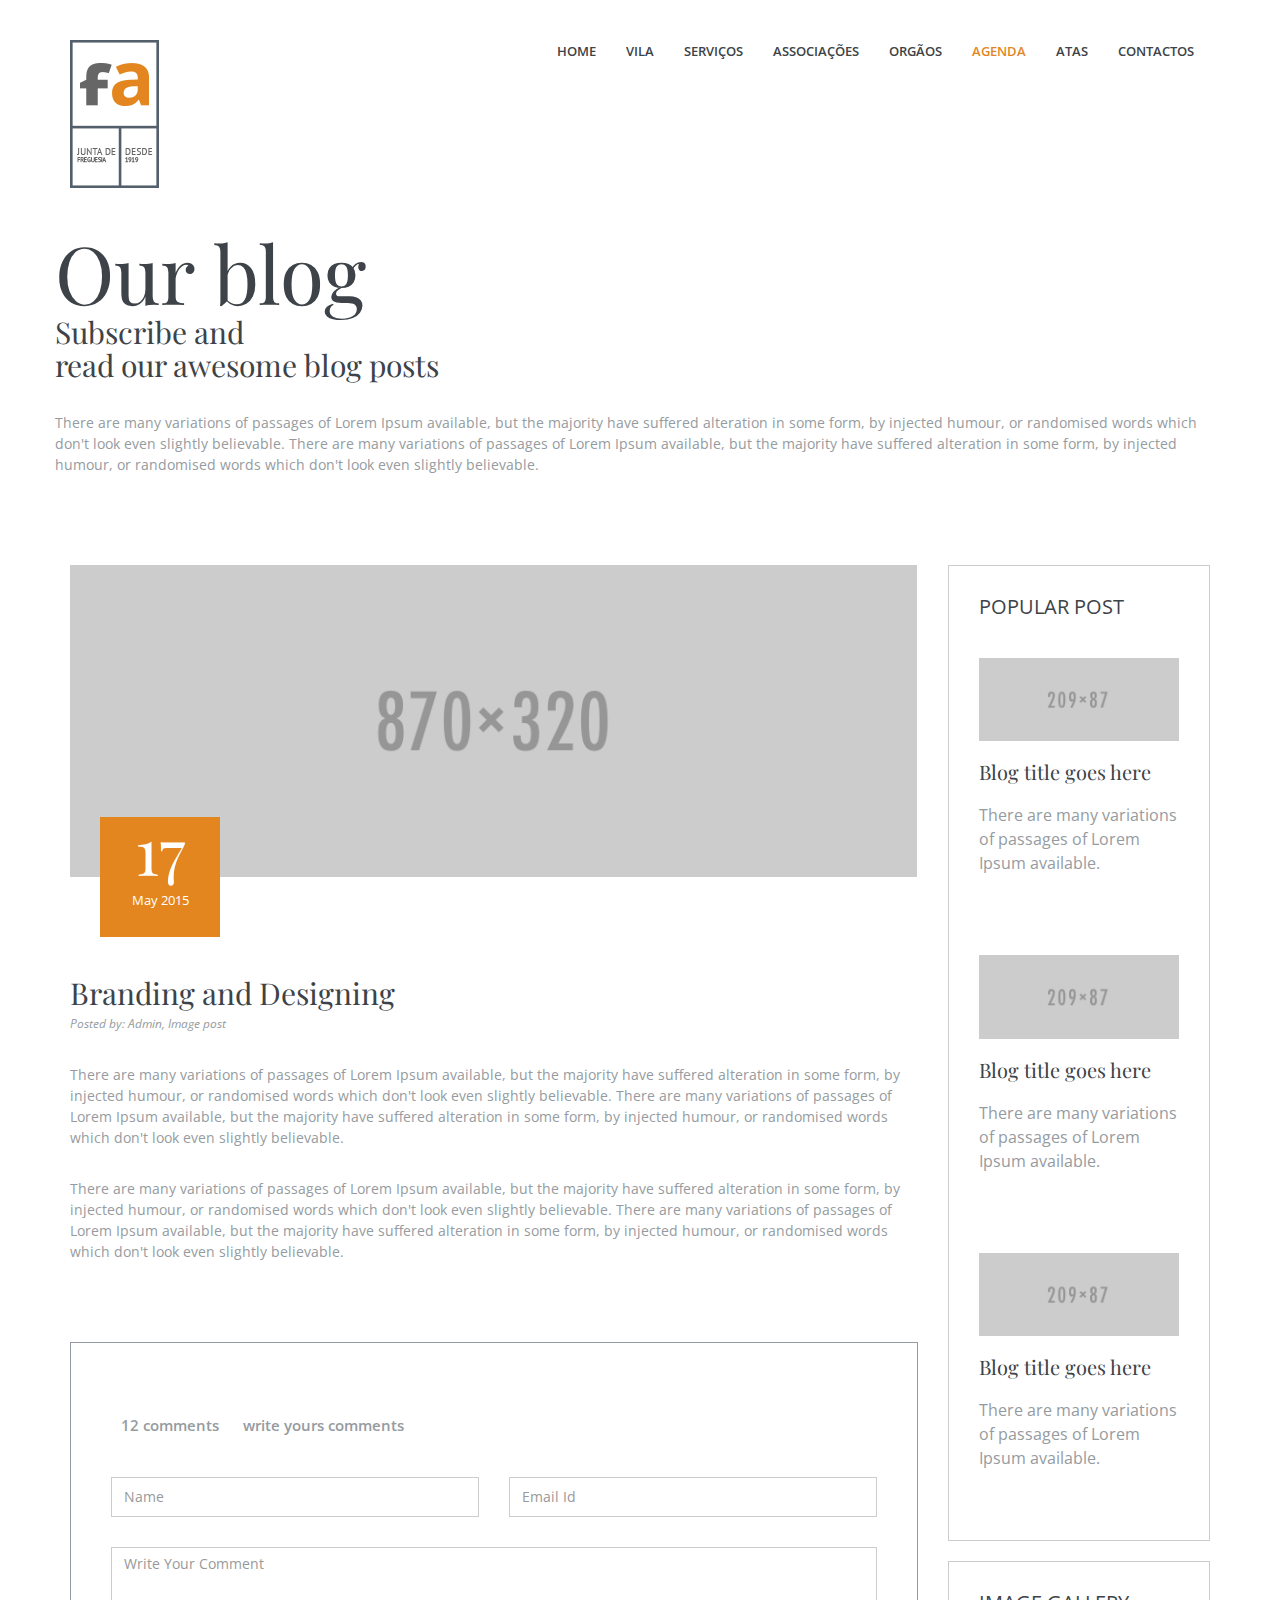
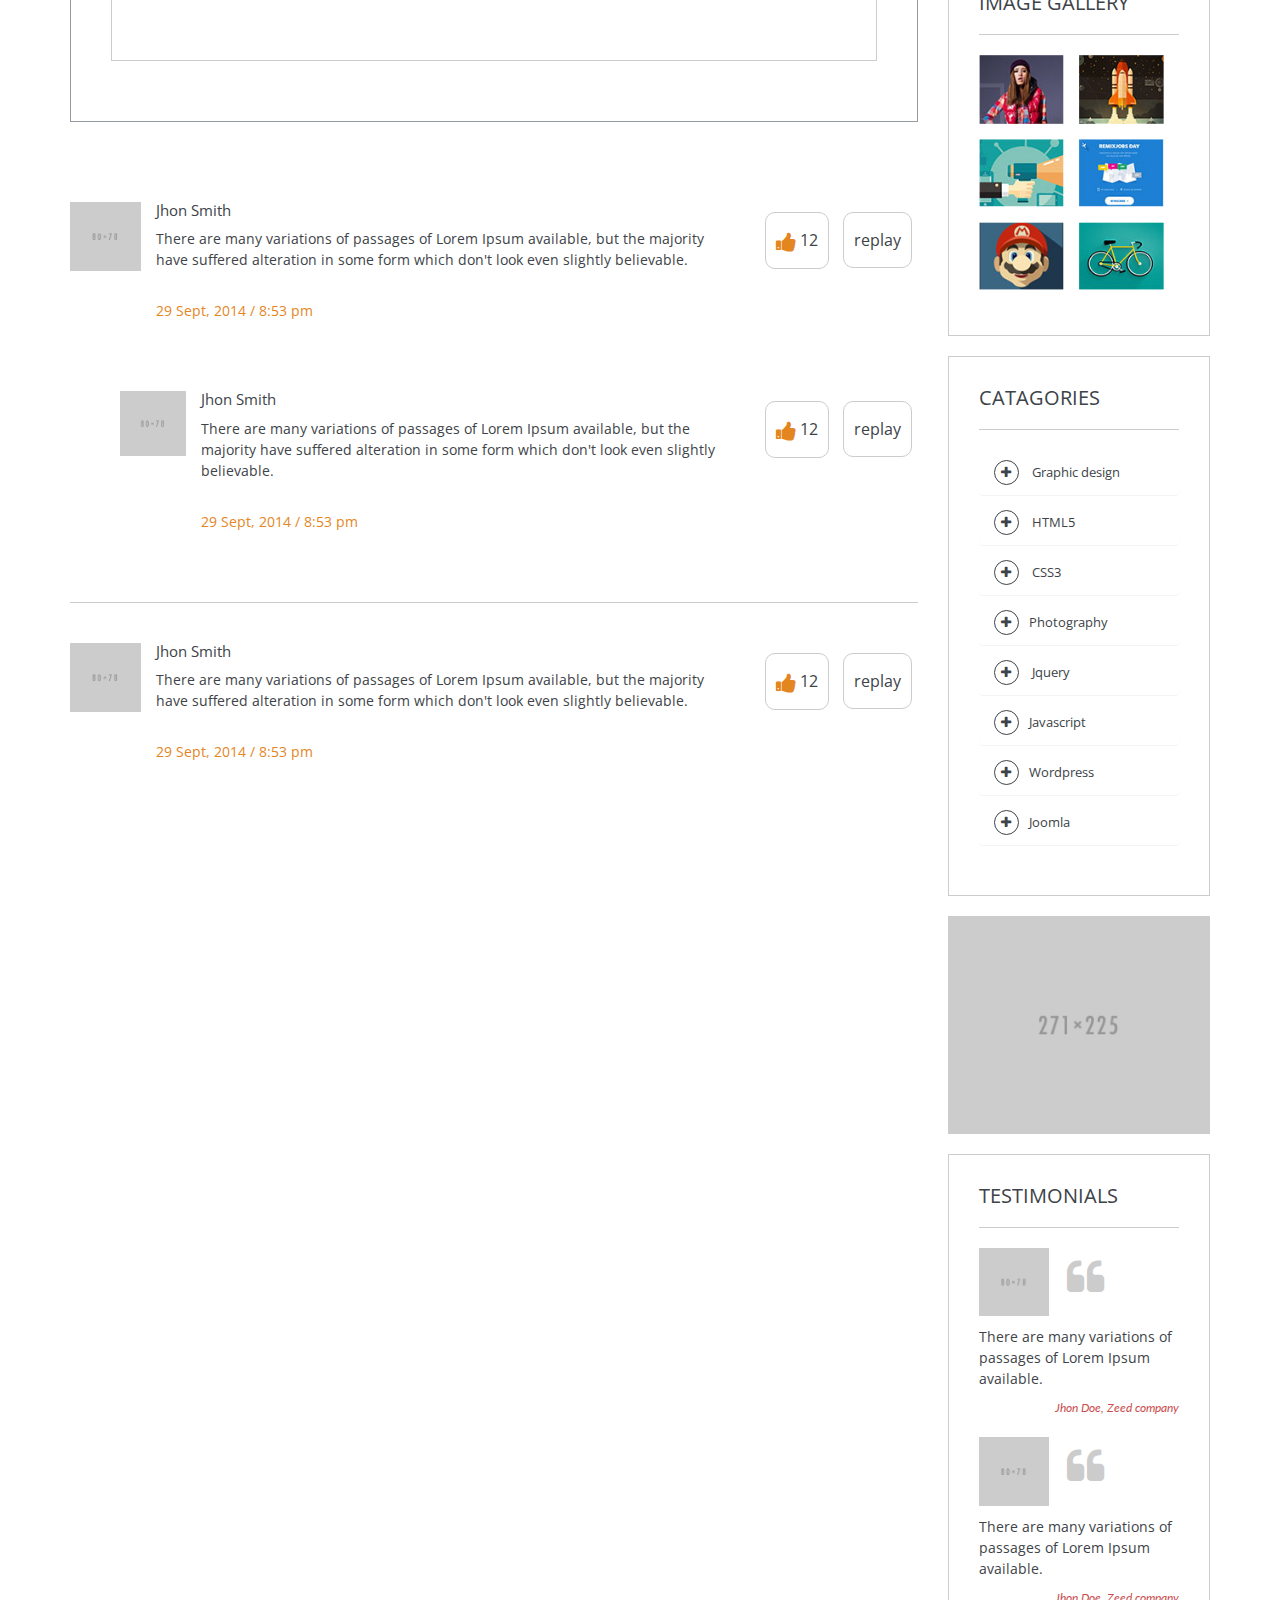
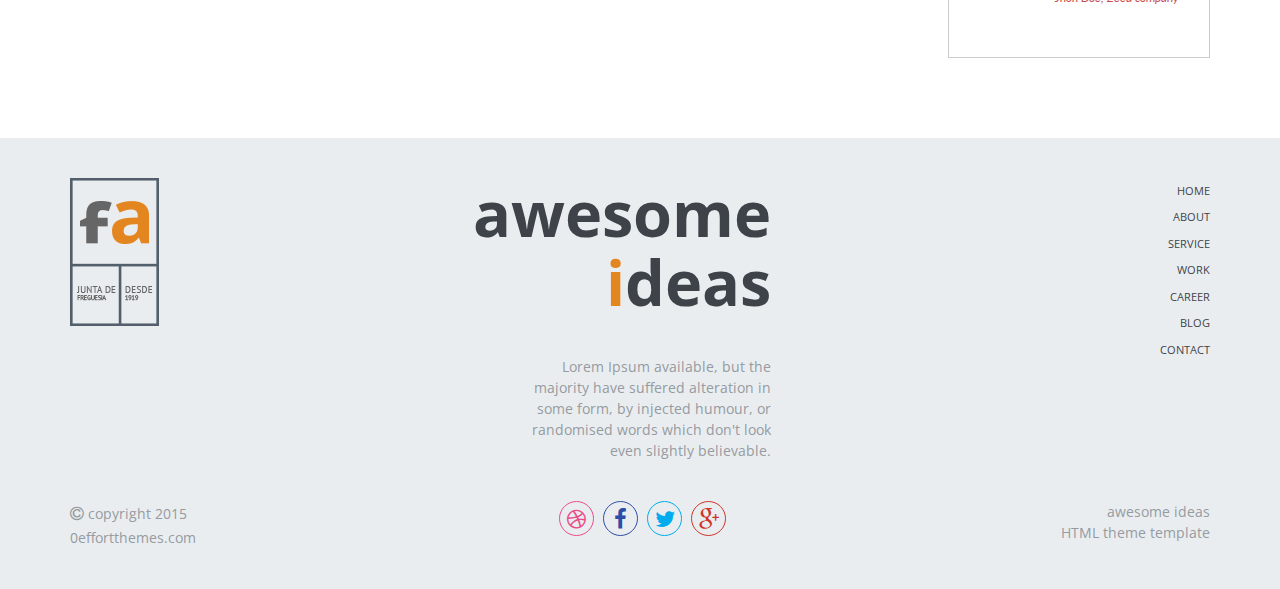
<file: blog-details.html>
<!doctype html>
<html class="no-js" lang="">
  <head>
    <meta charset="utf-8">
    <meta name="description" content="">
    <meta name="viewport" content="width=device-width, initial-scale=1">
    <title>jf-fozdoarelho</title>
    <!-- favicon.ico -->
    <link rel="apple-touch-icon" sizes="57x57" href="images/icons/favicons/apple-icon-57x57.png">
    <link rel="apple-touch-icon" sizes="60x60" href="images/icons/favicons/apple-icon-60x60.png">
    <link rel="apple-touch-icon" sizes="72x72" href="images/icons/favicons/apple-icon-72x72.png">
    <link rel="apple-touch-icon" sizes="76x76" href="images/icons/favicons/apple-icon-76x76.png">
    <link rel="apple-touch-icon" sizes="114x114" href="images/icons/favicons/apple-icon-114x114.png">
    <link rel="apple-touch-icon" sizes="120x120" href="images/icons/favicons/apple-icon-120x120.png">
    <link rel="apple-touch-icon" sizes="144x144" href="images/icons/favicons/apple-icon-144x144.png">
    <link rel="apple-touch-icon" sizes="152x152" href="images/icons/favicons/apple-icon-152x152.png">
    <link rel="apple-touch-icon" sizes="180x180" href="images/icons/favicons/apple-icon-180x180.png">
    <link rel="icon" type="image/png" sizes="192x192" href="images/icons/favicons/android-icon-192x192.png">
    <link rel="icon" type="image/png" sizes="32x32" href="images/icons/favicons/favicon-32x32.png">
    <link rel="icon" type="image/png" sizes="96x96" href="images/icons/favicons/favicon-96x96.png">
    <link rel="icon" type="image/png" sizes="16x16" href="images/icons/favicons/favicon-16x16.png">
    <link rel="manifest" href="images/icons/favicons/manifest.json">
    <meta name="msapplication-TileColor" content="#ffffff">
    <meta name="msapplication-TileImage" content="images/icons/favicons/ms-icon-144x144.png">
    <meta name="theme-color" content="#ffffff">
    <link rel="stylesheet" href="styles/vendor.css">
    <link rel="stylesheet" href="styles/main.css">
    <script src="scripts/vendor/modernizr.js"></script>
  </head>
  <body>
    <!--[if lt IE 10]>
      <p class="browserupgrade">You are using an <strong>outdated</strong> browser. Please <a href="http://browsehappy.com/">upgrade your browser</a> to improve your experience.</p>
    <![endif]-->
    <!-- <div class="all-pageWrap"  id="pt-main" class="pt-perspective"> -->


      <div class="blog">
        <div class="wrapper-body">

          <header class="servicepage blogpageheader">
            <div class="container">
              <div class="row">
                <div class="logo-wrap" data-menuanchor="mainPage">
                <a href="index.html#mainPage">
                  <img src="images/logo-2.png" alt="image">
                </a>
                </div>
                <nav class="navbar">
                  <div class="nav-wrapper">
                    <div class="navbar-header">
                      <button type="button" class="navbar-toggle" >
                        <span class="sr-only">Toggle navigation</span>
                        <span class="icon-bar"></span>
                        <span class="icon-bar"></span>
                        <span class="icon-bar"></span>
                      </button>
                    </div>
                    <div class="overlay"></div>
                    <div class="nav-menu">
                      <a class="close-menu">
                            <img src="images/icons/crossOrange.png" alt="image">
                          </a>
                      <ul class="nav navbar-nav">
                        <li data-menuanchor="mainPage">
                          <a href="index.html#mainPage">
                                <span data-hover="Home">Home</span>
                              </a>
                        </li>
                        <li data-menuanchor="aboutPage">
                          <a href="index.html#aboutPage">
                              <span data-hover="Vila">Vila</span>
                              </a>
                        </li>
                        <li data-menuanchor="servicepage">
                          <a href="index.html#servicepage">
                              <span data-hover="Serviços">Serviços</span>
                              </a>
                        </li>
                        <li>
                          <a href="index.html#workpage">
                              <span data-hover="Associações">Associações</span>
                              </a>
                        </li>
                        <li data-menuanchor="teampage">
                          <a href="index.html#teampage">
                              <span data-hover="Orgãos">Orgãos</span>
                              </a>
                        </li>
                        <li data-menuanchor="blogpage">
                          <a href="index.html#blogpage" class="active">
                              <span data-hover="Agenda">Agenda</span>
                              </a>
                        </li>
                        <li data-menuanchor="productonepage">
                          <a href="index.html#productonepage">
                              <span data-hover="Atas">Atas</span>
                              </a>
                        </li>
                        <li data-menuanchor="contactpage">
                          <a href="index.html#contactpage">
                              <span data-hover="Contactos">Contactos</span>
                              </a>
                        </li>
                      </ul>
                    </div>
                  </div>
                </nav>
              </div>
            </div>
          </header>
          <section class="body-wrap clearfix">
            <div class="container">
              <div class="row">

                <h4>Our blog</h4>
                <h5>Subscribe and <span>read our awesome blog posts</span></h5>
                <p class="opnsans">There are many variations of passages of Lorem Ipsum available, but the majority have suffered alteration in some form, by injected humour, or randomised words which don't look even slightly believable. There are many variations of passages of Lorem Ipsum available, but the majority have suffered alteration in some form, by injected humour, or randomised words which don't look even slightly believable. </p>
                <div class="blog-wrap clearfix">
                  <div class="blog-container">
                    <div class="blog-img">
                      <img src="images/blog/blog-container.jpg" alt="image">
                      <div class="blog-imginfo">
                        <div class="clearfix">
                          <span>17</span>
                          <span>May 2015</span>
                        </div>
                      </div>
                    </div>
                    <h5>Branding and Designing</h5>
                    <span>Posted by: Admin, Image post</span>
                    <p class="opnsans">There are many variations of passages of Lorem Ipsum available, but the majority have suffered alteration in some form, by injected humour, or randomised words which don't look even slightly believable. There are many variations of passages of Lorem Ipsum available, but the majority have suffered alteration in some form, by injected humour, or randomised words which don't look even slightly believable. </p>
                    <p class="opnsans">There are many variations of passages of Lorem Ipsum available, but the majority have suffered alteration in some form, by injected humour, or randomised words which don't look even slightly believable. There are many variations of passages of Lorem Ipsum available, but the majority have suffered alteration in some form, by injected humour, or randomised words which don't look even slightly believable. </p>
                    <div class="blog-contact clearfix">
                      <div>
                        <ul>
                          <li><a href="#">12 comments</a></li>
                          <li><a href="#">write yours comments</a></li>
                        </ul>
                        <form class="row">
                          <div class="form-group">
                            <input type="text" class="form-control"  placeholder="Name">
                          </div>
                          <div class="form-group">
                            <input type="email" class="form-control"  placeholder="Email Id">
                          </div>
                          <div class="form-group">
                            <textarea class="form-control" rows="5" placeholder="Write Your Comment"></textarea>
                          </div>
                        </form>
                      </div>
                    </div>
                    <div class="blog-commentAll">
                      <div class="comment-wrap ">
                        <div class="layer layer1 clearfix">
                          <div class="comment-img">
                            <img src="images/blog/blogcomment1.jpg" alt="image">
                          </div>
                          <div class="comment-infoWrap">
                            <div class="comment-info">
                              <h6>jhon smith</h6>
                              <p class="opnsans">There are many variations of passages of Lorem Ipsum available, but the majority have suffered alteration in some form  which don't look even slightly believable.</p>
                              <p class="opnsans">29 Sept, 2014 / 8:53 pm</p>
                            </div>
                            <div class="comment-reply">
                              <a href="#" class="like">
                                  <i class="fa fa-thumbs-up"></i>
                                  12
                              </a>
                              <a href="#" class="like">
                                replay
                              </a>
                            </div>
                          </div>
                        </div>
                        <div class="layer layer2 clearfix">
                          <div class="comment-img">
                            <img src="images/blog/blogcomment2.jpg" alt="image">
                          </div>
                          <div class="comment-infoWrap">
                            <div class="comment-info">
                              <h6>jhon smith</h6>
                              <p class="opnsans">There are many variations of passages of Lorem Ipsum available, but the majority have suffered alteration in some form  which don't look even slightly believable.</p>
                              <p class="opnsans">29 Sept, 2014 / 8:53 pm</p>
                            </div>
                            <div class="comment-reply">
                              <a href="#" class="like">
                                  <i class="fa fa-thumbs-up"></i>
                                  12
                              </a>
                              <a href="#" class="like">
                                replay
                              </a>
                            </div>
                          </div>
                        </div>
                      </div>
                      <div class="comment-wrap ">
                        <div class="layer1 clearfix">
                          <div class="comment-img">
                            <img src="images/blog/blogcomment1.jpg" alt="image">
                          </div>
                          <div class="comment-infoWrap">
                            <div class="comment-info">
                              <h6>jhon smith</h6>
                              <p class="opnsans">There are many variations of passages of Lorem Ipsum available, but the majority have suffered alteration in some form  which don't look even slightly believable.</p>
                              <p class="opnsans">29 Sept, 2014 / 8:53 pm</p>
                            </div>
                            <div class="comment-reply">
                              <a href="#" class="like">
                                  <i class="fa fa-thumbs-up"></i>
                                  12
                              </a>
                              <a href="#" class="like">
                                replay
                              </a>
                            </div>
                          </div>
                        </div>
                      </div>
                    </div>


                  </div>
                  <div class="blog-titleBar">
                    <div class="blog-titlebarWrap clearfix">
                      <div class="post-popular">
                        <h6>POPULAR POST</h6>
                        <div class="row">
                          <div class="blog-holder">
                            <div>
                              <img src="images/blog/blogt1.jpg" alt="image">
                            </div>
                            <h6>Blog title goes here</h6>
                            <p class="opnsna">There are many variations of passages of Lorem Ipsum available.</p>
                          </div>
                          <div class="blog-holder">
                            <div>
                              <img src="images/blog/blogt2.jpg" alt="image">
                            </div>
                            <h6>Blog title goes here</h6>
                            <p class="opnsna">There are many variations of passages of Lorem Ipsum available.</p>
                          </div>
                          <div class="blog-holder">
                            <div>
                              <img src="images/blog/blogt3.jpg" alt="image">
                            </div>
                            <h6>Blog title goes here</h6>
                            <p class="opnsna">There are many variations of passages of Lorem Ipsum available.</p>
                          </div>
                        </div>
                      </div>
                    </div>
                    <div class="blog-titlebarWrap">
                      <div class="post-dtl clearfix">
                        <h6>IMAGE GALLERY</h6>
                        <div class="blog-gallery">
                          <a href="#">
                            <img src="images/gallery/gallery1.jpg" alt="image">
                          </a>
                          <a href="#">
                            <img src="images/gallery/gallery2.jpg" alt="image">
                          </a>
                          <a href="#">
                            <img src="images/gallery/gallery3.jpg" alt="image">
                          </a>
                          <a href="#">
                            <img src="images/gallery/gallery4.jpg" alt="image">
                          </a>
                          <a href="#">
                            <img src="images/gallery/gallery5.jpg" alt="image">
                          </a>
                          <a href="#">
                            <img src="images/gallery/gallery6.jpg" alt="image">
                          </a>
                        </div>
                      </div>
                    </div>
                    <div class="blog-titlebarWrap">
                       <div class="post-dtl clearfix">
                        <h6>CATAGORIEs</h6>
                          <div class="body-catagories panel-group" id="accordion">
                             <div class="panel panel-default">
                               <div class="panel-heading">
                                 <h4 class="panel-title">
                                   <a data-toggle="collapse" data-parent="#accordion" href="#collapseOne" class="collapsed" aria-expanded="false">
                                     <i class="fa fa-plus"></i>
                                     <i class="fa fa-minus"></i>
                                     Graphic design</a>
                                 </h4>
                               </div>
                               <div id="collapseOne" class="panel-collapse collapse" aria-expanded="false" role="tabpanel" style="height: 0px;">
                                 <ul class="inner-list-items">
                                   <li><a href="#">Sub-category 01</a></li>
                                   <li><a href="#">Sub-category 02</a></li>
                                   <li><a href="#">Sub-category 03</a></li>
                                   <li><a href="#">Sub-category 04</a></li>
                                   <li><a href="#">Sub-category 05</a></li>
                                   <li><a href="#">Sub-category 06</a></li>
                                   <li><a href="#">Sub-category 07</a></li>
                                 </ul>
                               </div>
                             </div>
                             <div class="panel panel-default">
                               <div class="panel-heading">
                                 <h4 class="panel-title">
                                   <a data-toggle="collapse" data-parent="#accordion" href="#collapseTwo" class="collapsed" aria-expanded="false">
                                      <i class="fa fa-plus"></i>
                                      <i class="fa fa-minus"></i>
                                      HTML5
                                    </a>
                                 </h4>
                               </div>
                               <div id="collapseTwo" class="panel-collapse collapse" aria-expanded="false" role="tabpanel" style="height: 0px;">
                                 <ul class="inner-list-items">
                                   <li><a href="#">Sub-category 01</a></li>
                                   <li><a href="#">Sub-category 02</a></li>
                                   <li><a href="#">Sub-category 03</a></li>
                                   <li><a href="#">Sub-category 04</a></li>
                                 </ul>
                               </div>
                             </div>
                             <div class="panel panel-default">
                               <div class="panel-heading">
                                 <h4 class="panel-title">
                                   <a data-toggle="collapse" data-parent="#accordion" href="#collapseThree" class="collapsed" aria-expanded="false">
                                      <i class="fa fa-plus"></i>
                                      <i class="fa fa-minus"></i>CSS3
                                    </a>
                                 </h4>
                               </div>
                               <div id="collapseThree" class="panel-collapse collapse" aria-expanded="false" role="tabpanel" style="height: 0px;">
                                 <ul class="inner-list-items">
                                   <li><a href="#">Sub-category 01</a></li>
                                   <li><a href="#">Sub-category 02</a></li>
                                   <li><a href="#">Sub-category 03</a></li>
                                   <li><a href="#">Sub-category 04</a></li>
                                 </ul>
                               </div>
                             </div>
                             <div class="panel panel-default">
                               <div class="panel-heading">
                                 <h4 class="panel-title">
                                   <a data-toggle="collapse" data-parent="#accordion" href="#collapseFour" class="collapsed" aria-expanded="false"><i class="fa fa-plus"></i><i class="fa fa-minus"></i>Photography</a>
                                 </h4>
                               </div>
                               <div id="collapseFour" class="panel-collapse collapse" aria-expanded="false" role="tabpanel" style="height: 0px;">
                                 <ul class="inner-list-items">
                                   <li><a href="#">Sub-category 01</a></li>
                                   <li><a href="#">Sub-category 02</a></li>
                                   <li><a href="#">Sub-category 03</a></li>
                                   <li><a href="#">Sub-category 04</a></li>
                                 </ul>
                               </div>
                             </div>
                             <div class="panel panel-default">
                               <div class="panel-heading">
                                 <h4 class="panel-title">
                                   <a data-toggle="collapse" data-parent="#accordion" href="#collapseFive" class="collapsed" aria-expanded="false">
                                    <i class="fa fa-plus"></i>
                                    <i class="fa fa-minus"></i>Jquery
                                  </a>
                                 </h4>
                               </div>
                               <div id="collapseFive" class="panel-collapse collapse" style="height: 0px;" role="tabpanel" aria-expanded="false">
                                 <ul class="inner-list-items">
                                   <li><a href="#">Sub-category 01</a></li>
                                   <li><a href="#">Sub-category 02</a></li>
                                   <li><a href="#">Sub-category 03</a></li>
                                   <li><a href="#">Sub-category 04</a></li>
                                 </ul>
                               </div>
                             </div>
                             <div class="panel panel-default">
                               <div class="panel-heading">
                                 <h4 class="panel-title">
                                   <a data-toggle="collapse" data-parent="#accordion" href="#collapseSix" class="collapsed" aria-expanded="false"><i class="fa fa-plus"></i><i class="fa fa-minus"></i>Javascript</a>
                                 </h4>
                               </div>
                               <div id="collapseSix" class="panel-collapse collapse" aria-expanded="false" role="tabpanel" style="height: 0px;">
                                 <ul class="inner-list-items">
                                   <li><a href="#">Sub-category 01</a></li>
                                   <li><a href="#">Sub-category 02</a></li>
                                   <li><a href="#">Sub-category 03</a></li>
                                   <li><a href="#">Sub-category 04</a></li>
                                 </ul>
                               </div>
                             </div>
                             <div class="panel panel-default">
                               <div class="panel-heading">
                                 <h4 class="panel-title">
                                   <a data-toggle="collapse" data-parent="#accordion" href="#collapseSeven" class="collapsed" aria-expanded="false"><i class="fa fa-plus"></i><i class="fa fa-minus"></i>Wordpress</a>
                                 </h4>
                               </div>
                               <div id="collapseSeven" class="panel-collapse collapse" aria-expanded="false" role="tabpanel" style="height: 0px;">
                                 <ul class="inner-list-items">
                                   <li><a href="#">Sub-category 01</a></li>
                                   <li><a href="#">Sub-category 02</a></li>
                                   <li><a href="#">Sub-category 03</a></li>
                                   <li><a href="#">Sub-category 04</a></li>
                                 </ul>
                               </div>
                             </div>
                             <div class="panel panel-default">
                               <div class="panel-heading">
                                 <h4 class="panel-title">
                                   <a data-toggle="collapse" data-parent="#accordion" href="#collapseEight" class="collapsed" aria-expanded="false"><i class="fa fa-plus"></i><i class="fa fa-minus"></i>Joomla</a>
                                 </h4>
                               </div>
                               <div id="collapseEight" class="panel-collapse collapse" aria-expanded="false" role="tabpanel" style="height: 0px;">
                                 <ul class="inner-list-items">
                                   <li><a href="#">Sub-category 01</a></li>
                                   <li><a href="#">Sub-category 02</a></li>
                                   <li><a href="#">Sub-category 03</a></li>
                                   <li><a href="#">Sub-category 04</a></li>
                                 </ul>
                               </div>
                             </div>
                          </div>
                       </div>
                    </div>
                    <div class="blog-banner">
                      <img src="images/blog/oeffortImage.jpg" alt="image">
                    </div>
                    <div class="blog-titlebarWrap">
                      <div class="post-dtl clearfix">
                        <h6>Testimonials</h6>
                        <div class="Testimonials">
                          <div class="test-wrap clearfix">
                            <div class="testImg">
                              <img src="images/blog/blogcomment1.jpg" alt="image">
                            </div>
                            <div class="testinfo">
                              <p class="opnsans">There are many variations of passages of Lorem Ipsum available.</p>
                              <span>Jhon Doe, Zeed company</span>
                            </div>
                          </div>
                          <div class="test-wrap clearfix">
                            <div class="testImg">
                              <img src="images/blog/blogcomment2.jpg" alt="image">
                            </div>
                            <div class="testinfo">
                              <p class="opnsans">There are many variations of passages of Lorem Ipsum available.</p>
                              <span>Jhon Doe, Zeed company</span>
                            </div>
                          </div>
                        </div>
                      </div>
                    </div>
                  </div>
                </div>
              </div>
            </div>
          </section>
          <footer class="blogpagefooter">
            <div class="container">
              <div class="row">
                <div class="footer-upper clearfix">
                  <div class="fig footernav" data-menuanchor="mainPage">
                    <a href="index.html#mainPage">
                      <img src="images/logo-2.png" alt="image">
                    </a>
                  </div>
                  <div class="content">
                    <div class="footer-headline clearfix">
                      <h4>awesome</h4>
                      <h4>ideas</h4>
                    </div>
                    <p class="opnsans clearfix">Lorem Ipsum available, but the majority have suffered alteration in some form, by injected humour, or randomised words which don't look even slightly believable.</p>
                  </div>
                  <div class="fig footernav">
                    <ul>
                      <li data-menuanchor="mainPage" >
                        <a href="index.html#mainPage">Home</a>
                      </li>
                      <li data-menuanchor="aboutPage" >
                        <a href="index.html#aboutPage">about</a>
                      </li>
                      <li data-menuanchor="servicepage">
                        <a href="index.html#servicepage">service</a>
                      </li>
                      <li data-menuanchor="workpage">
                        <a href="index.html#workpage">work</a>
                      </li>
                      <li data-menuanchor="careerpage">
                        <a href="index.html#careerpage">career</a>
                      </li>
                      <li data-menuanchor="blogpage">
                        <a href="index.html#blogpage">blog</a>
                      </li>
                      <li data-menuanchor="contactpage">
                        <a href="index.html#contactpage">contact</a>
                      </li>
                    </ul>
                  </div>
                </div>
                <div class="footer-lower clearfix">
                  <div class="fig">
                    <a href="#">
                      <i class="fa fa-copyright"></i>
                      <span class="opnsans">copyright 2015<br>0effortthemes.com</span>
                    </a>
                  </div>
                  <div class="content">
                    <div class="social">
                      <a href="#"><i class="fa fa-dribbble"></i></a>
                      <a href="#"><i class="fa fa-facebook"></i></a>
                      <a href="#"><i class="fa fa-twitter"></i></a>
                      <a href="#"><i class="fa fa-google-plus"></i></a>
                    </div>
                  </div>
                  <div class="fig">
                    <p class="opnsans">awesome ideas<br>HTML theme template</p>
                  </div>
                </div>
              </div>
            </div>
          </footer>
        </div>
      </div>





    <script src="scripts/vendor.js"></script>

        <script src="scripts/plugins.js"></script>

        <script src="scripts/main.js"></script>

</body>
</html>
</file>
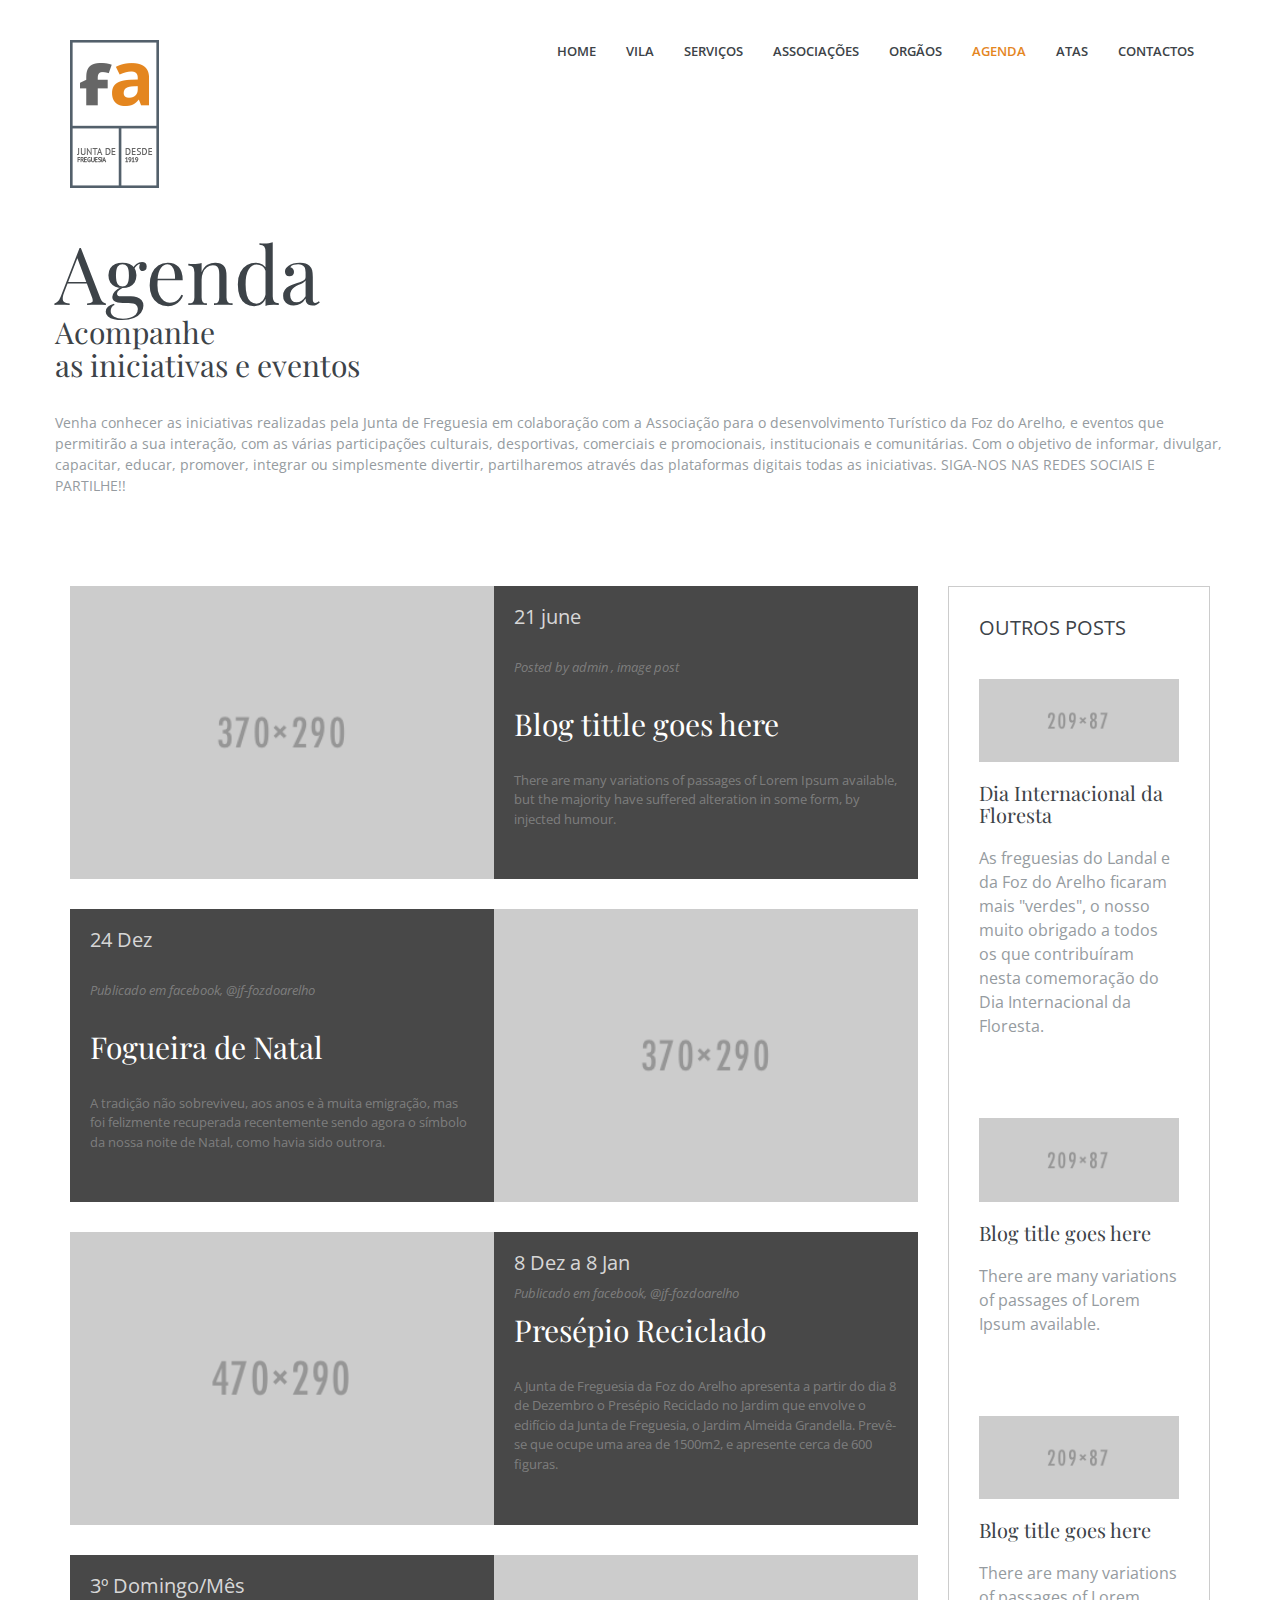
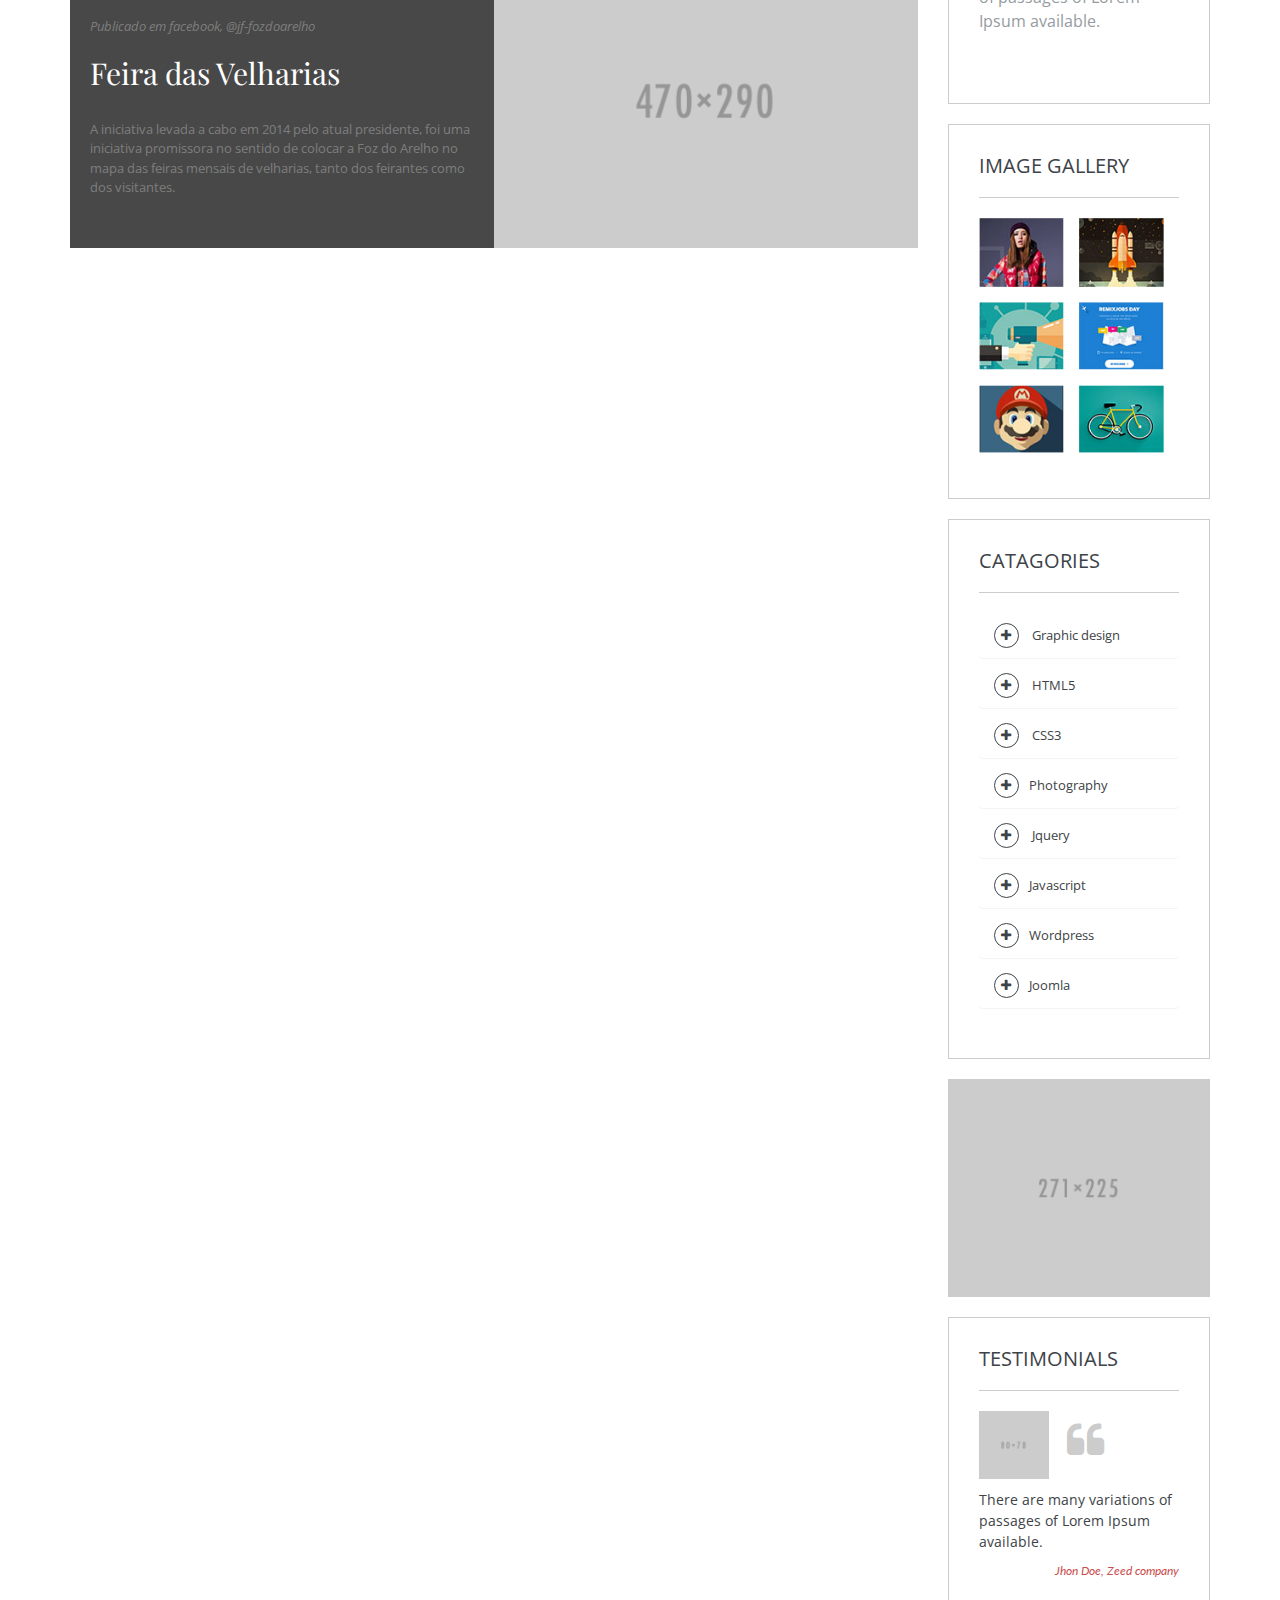
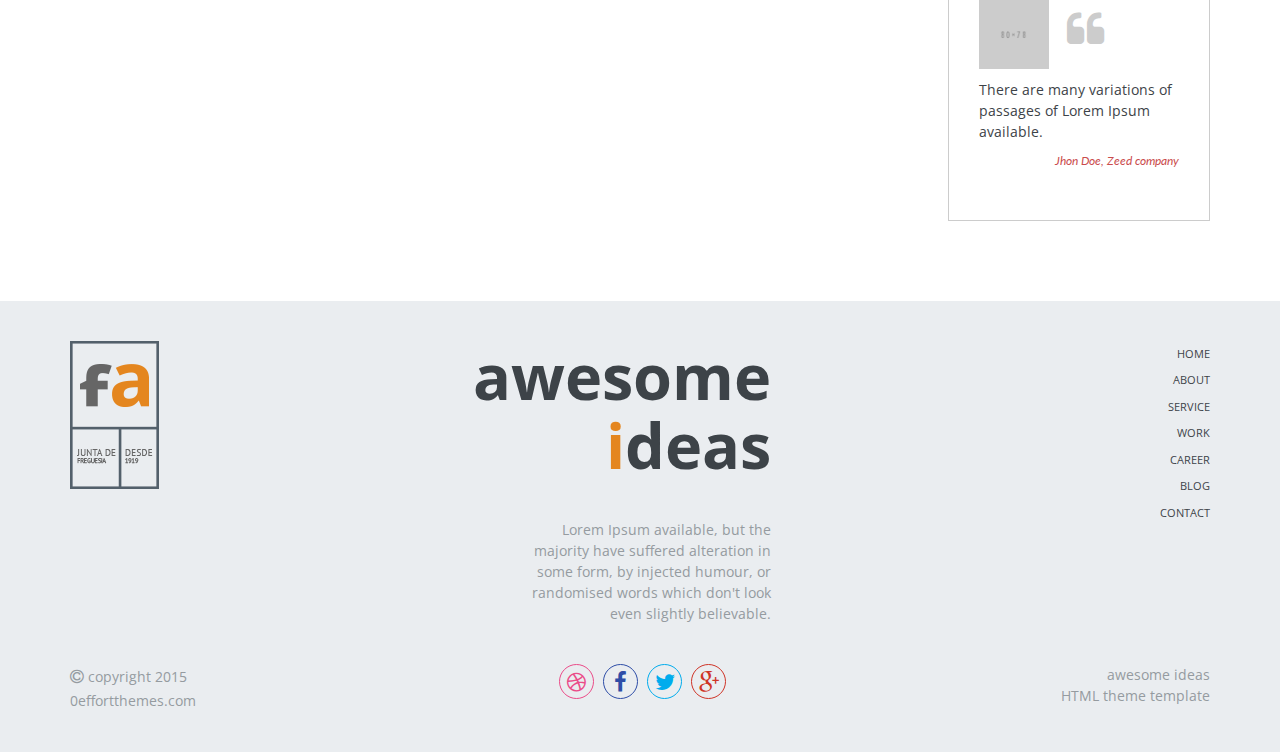
<file: blogPageDetails.html>
<!doctype html>
<html class=no-js>

<head>
  <meta charset="utf-8">
  <meta name="description" content="">
  <meta name="viewport" content="width=device-width, initial-scale=1">
  <title>jf-fozdoarelho</title>
  <!-- favicon.ico -->
  <link rel="apple-touch-icon" sizes="57x57" href="images/icons/favicons/apple-icon-57x57.png">
  <link rel="apple-touch-icon" sizes="60x60" href="images/icons/favicons/apple-icon-60x60.png">
  <link rel="apple-touch-icon" sizes="72x72" href="images/icons/favicons/apple-icon-72x72.png">
  <link rel="apple-touch-icon" sizes="76x76" href="images/icons/favicons/apple-icon-76x76.png">
  <link rel="apple-touch-icon" sizes="114x114" href="images/icons/favicons/apple-icon-114x114.png">
  <link rel="apple-touch-icon" sizes="120x120" href="images/icons/favicons/apple-icon-120x120.png">
  <link rel="apple-touch-icon" sizes="144x144" href="images/icons/favicons/apple-icon-144x144.png">
  <link rel="apple-touch-icon" sizes="152x152" href="images/icons/favicons/apple-icon-152x152.png">
  <link rel="apple-touch-icon" sizes="180x180" href="images/icons/favicons/apple-icon-180x180.png">
  <link rel="icon" type="image/png" sizes="192x192" href="images/icons/favicons/android-icon-192x192.png">
  <link rel="icon" type="image/png" sizes="32x32" href="images/icons/favicons/favicon-32x32.png">
  <link rel="icon" type="image/png" sizes="96x96" href="images/icons/favicons/favicon-96x96.png">
  <link rel="icon" type="image/png" sizes="16x16" href="images/icons/favicons/favicon-16x16.png">
  <link rel="manifest" href="images/icons/favicons/manifest.json">
  <meta name="msapplication-TileColor" content="#ffffff">
  <meta name="msapplication-TileImage" content="images/icons/favicons/ms-icon-144x144.png">
  <meta name="theme-color" content="#ffffff">
  <link rel="stylesheet" href="styles/vendor.css">
  <link rel="stylesheet" href="styles/main.css">
  <script src="scripts/vendor/modernizr.js"></script>
</head>

<body>
  <!--[if lt IE 10]>
 <p class="browserupgrade">You are using an <strong>outdated</strong> browser. Please <a href="http://browsehappy.com/">upgrade your browser</a> to improve your experience.</p>
 <![endif]-->
  <div class=blogs>
    <div class=wrapper-body>
      <header class=servicepage>
        <div class=container>
          <div class=row>
            <div class=logo-wrap data-menuanchor=mainPage> <a href=index.html#mainPage> <img src=images/logo-2.png alt=image> </a> </div>
            <nav class=navbar>
              <div class=nav-wrapper>
                <div class=navbar-header> <button type=button class=navbar-toggle> <span class=sr-only>Toggle navigation</span> <span class=icon-bar></span> <span class=icon-bar></span> <span class=icon-bar></span> </button> </div>
                <div class=overlay></div>
                <div class="nav-menu">
                  <a class="close-menu">
                        <img src="images/icons/crossOrange.png" alt="image">
                      </a>
                  <ul class="nav navbar-nav">
                    <li data-menuanchor="mainPage">
                      <a href="index.html#mainPage">
                            <span data-hover="Home">Home</span>
                          </a>
                    </li>
                    <li data-menuanchor="aboutPage">
                      <a href="index.html#aboutPage">
                          <span data-hover="Vila">Vila</span>
                          </a>
                    </li>
                    <li data-menuanchor="servicepage">
                      <a href="index.html#servicepage">
                          <span data-hover="Serviços">Serviços</span>
                          </a>
                    </li>
                    <li>
                      <a href="index.html#workpage">
                          <span data-hover="Associações">Associações</span>
                          </a>
                    </li>
                    <li data-menuanchor="teampage">
                      <a href="index.html#teampage">
                          <span data-hover="Orgãos">Orgãos</span>
                          </a>
                    </li>
                    <li data-menuanchor="blogpage">
                      <a href="index.html#blogpage" class="active">
                          <span data-hover="Agenda">Agenda</span>
                          </a>
                    </li>
                    <li data-menuanchor="productonepage">
                      <a href="index.html#productonepage">
                          <span data-hover="Atas">Atas</span>
                          </a>
                    </li>
                    <li data-menuanchor="contactpage">
                      <a href="index.html#contactpage">
                          <span data-hover="Contactos">Contactos</span>
                          </a>
                    </li>
                  </ul>
                </div>
              </div>
            </nav>
          </div>
        </div>
      </header>
      <section class="body-wrap clearfix">
        <div class=container>
          <div class=row>
            <h4>Agenda</h4>
            <h5>Acompanhe <span>as iniciativas e eventos</span></h5>
            <p class=opnsans>Venha conhecer as iniciativas realizadas pela Junta de Freguesia em colaboração com a Associação para o desenvolvimento Turístico da Foz do Arelho, e eventos que permitirão a sua interação, com as várias participações culturais, desportivas,
              comerciais e promocionais, institucionais e comunitárias. Com o objetivo de informar, divulgar, capacitar, educar, promover, integrar ou simplesmente divertir, partilharemos através das plataformas digitais todas as iniciativas. SIGA-NOS
              NAS REDES SOCIAIS E PARTILHE!!</p>
            <div class="blog-wrap clearfix">
              <div class=blog-container>
                <div class="blog blgpg">
                  <div class="item clearfix" href=blog-details.html>
                    <div class=blog-fig>
                      <div class=blog-containers style="background:url('images/blog/blog1.jpg')"> <img src=images/blog/blog1.jpg alt=images> </div>
                    </div>
                    <div class=blog-figc>
                      <div>
                        <h6>21 june</h6>
                        <p>Posted by admin , image post</p>
                        <h5>Blog tittle goes here</h5>
                        <p>There are many variations of passages of Lorem Ipsum available, but the majority have suffered alteration in some form, by injected humour.</p>
                      </div>
                    </div>
                  </div>
                  <div class="item clearfix" href=blog-details.html>
                    <div class=blog-fig>
                      <div class=blog-containers style="background:url('images/blog/blog2.jpg')"> <img src=images/blog/blog2.jpg alt=images> </div>
                    </div>
                    <div class=blog-figc>
                      <div>
                        <h6>24 Dez</h6>
                        <p>Publicado em facebook, @jf-fozdoarelho</p>
                        <h5>Fogueira de Natal</h5>
                        <p>A tradição não sobreviveu, aos anos e à muita emigração, mas foi felizmente recuperada recentemente sendo agora o símbolo da nossa noite de Natal, como havia sido outrora.</p>
                      </div>
                    </div>
                  </div>
                  <div class="item clearfix" href=blog-details.html>
                    <div class=blog-fig>
                      <div class=blog-containers style="background:url('images/blog/blogd2.jpg')"> <img src=images/blog/blogd2.jpg alt=images> </div>
                    </div>
                    <div class=blog-figc>
                      <div>
                        <h6>8 Dez a 8 Jan</h6>
                        <p style="margin: 10px 0;">Publicado em facebook, @jf-fozdoarelho</p>
                        <h5>Presépio Reciclado</h5>
                        <p>A Junta de Freguesia da Foz do Arelho apresenta a partir do dia 8 de Dezembro o Presépio Reciclado no Jardim que envolve o edifício da Junta de Freguesia, o Jardim Almeida Grandella. Prevê-se que ocupe uma area de 1500m2, e apresente
                          cerca de 600 figuras.

                        </p>
                      </div>
                    </div>
                  </div>
                  <div class="item clearfix" href=blog-details.html>
                    <div class=blog-fig>
                      <div class=blog-containers style="background:url('images/blog/blogd3.jpg')"> <img src=images/blog/blogd3.jpg alt=images> </div>
                    </div>
                    <div class=blog-figc>
                      <div>
                        <h6>3º Domingo/Mês</h6>
                        <p style="margin: 20px 0;">Publicado em facebook, @jf-fozdoarelho</p>
                        <h5>Feira das Velharias</h5>
                        <p>A iniciativa levada a cabo em 2014 pelo atual presidente, foi uma iniciativa promissora no sentido de colocar a Foz do Arelho no mapa das feiras mensais de velharias, tanto dos feirantes como dos visitantes.</p>
                      </div>
                    </div>
                  </div>
                </div>
              </div>
              <div class=blog-titleBar>
                <div class="blog-titlebarWrap clearfix">
                  <div class=post-popular>
                    <h6>OUTROS POSTS</h6>
                    <div class=row>
                      <div class=blog-holder>
                        <div> <img src=images/blog/blogt1.jpg alt=image> </div>
                        <h6>Dia Internacional da Floresta</h6>
                        <p class=opnsna>As freguesias do Landal e da Foz do Arelho ficaram mais "verdes", o nosso muito obrigado a todos os que contribuíram nesta comemoração do Dia Internacional da Floresta.</p>
                      </div>
                      <div class=blog-holder>
                        <div> <img src=images/blog/blogt2.jpg alt=image> </div>
                        <h6>Blog title goes here</h6>
                        <p class=opnsna>There are many variations of passages of Lorem Ipsum available.</p>
                      </div>
                      <div class=blog-holder>
                        <div> <img src=images/blog/blogt3.jpg alt=image> </div>
                        <h6>Blog title goes here</h6>
                        <p class=opnsna>There are many variations of passages of Lorem Ipsum available.</p>
                      </div>
                    </div>
                  </div>
                </div>
                <div class=blog-titlebarWrap>
                  <div class="post-dtl clearfix">
                    <h6>IMAGE GALLERY</h6>
                    <div class=blog-gallery> <a href=#> <img src=images/gallery/gallery1.jpg alt=image> </a> <a href=#> <img src=images/gallery/gallery2.jpg alt=image> </a> <a href=#> <img src=images/gallery/gallery3.jpg alt=image> </a> <a href=#> <img src=images/gallery/gallery4.jpg alt=image> </a>                      <a href=#> <img src=images/gallery/gallery5.jpg alt=image> </a> <a href=#> <img src=images/gallery/gallery6.jpg alt=image> </a> </div>
                  </div>
                </div>
                <div class=blog-titlebarWrap>
                  <div class="post-dtl clearfix">
                    <h6>CATAGORIEs</h6>
                    <div class="body-catagories panel-group" id=accordion>
                      <div class="panel panel-default">
                        <div class=panel-heading>
                          <h4 class=panel-title> <a data-toggle=collapse data-parent=#accordion href=#collapseOne class=collapsed aria-expanded=false> <i class="fa fa-plus"></i> <i class="fa fa-minus"></i> Graphic design</a> </h4>
                        </div>
                        <div id=collapseOne class="panel-collapse collapse" aria-expanded=false role=tabpanel style="height: 0px;">
                          <ul class=inner-list-items>
                            <li><a href=#>Sub-category 01</a></li>
                            <li><a href=#>Sub-category 02</a></li>
                            <li><a href=#>Sub-category 03</a></li>
                            <li><a href=#>Sub-category 04</a></li>
                            <li><a href=#>Sub-category 05</a></li>
                            <li><a href=#>Sub-category 06</a></li>
                            <li><a href=#>Sub-category 07</a></li>
                          </ul>
                        </div>
                      </div>
                      <div class="panel panel-default">
                        <div class=panel-heading>
                          <h4 class=panel-title> <a data-toggle=collapse data-parent=#accordion href=#collapseTwo class=collapsed aria-expanded=false> <i class="fa fa-plus"></i> <i class="fa fa-minus"></i> HTML5 </a> </h4>
                        </div>
                        <div id=collapseTwo class="panel-collapse collapse" aria-expanded=false role=tabpanel style="height: 0px;">
                          <ul class=inner-list-items>
                            <li><a href=#>Sub-category 01</a></li>
                            <li><a href=#>Sub-category 02</a></li>
                            <li><a href=#>Sub-category 03</a></li>
                            <li><a href=#>Sub-category 04</a></li>
                          </ul>
                        </div>
                      </div>
                      <div class="panel panel-default">
                        <div class=panel-heading>
                          <h4 class=panel-title> <a data-toggle=collapse data-parent=#accordion href=#collapseThree class=collapsed aria-expanded=false> <i class="fa fa-plus"></i> <i class="fa fa-minus"></i>CSS3 </a> </h4>
                        </div>
                        <div id=collapseThree class="panel-collapse collapse" aria-expanded=false role=tabpanel style="height: 0px;">
                          <ul class=inner-list-items>
                            <li><a href=#>Sub-category 01</a></li>
                            <li><a href=#>Sub-category 02</a></li>
                            <li><a href=#>Sub-category 03</a></li>
                            <li><a href=#>Sub-category 04</a></li>
                          </ul>
                        </div>
                      </div>
                      <div class="panel panel-default">
                        <div class=panel-heading>
                          <h4 class=panel-title> <a data-toggle=collapse data-parent=#accordion href=#collapseFour class=collapsed aria-expanded=false><i class="fa fa-plus"></i><i class="fa fa-minus"></i>Photography</a> </h4>
                        </div>
                        <div id=collapseFour class="panel-collapse collapse" aria-expanded=false role=tabpanel style="height: 0px;">
                          <ul class=inner-list-items>
                            <li><a href=#>Sub-category 01</a></li>
                            <li><a href=#>Sub-category 02</a></li>
                            <li><a href=#>Sub-category 03</a></li>
                            <li><a href=#>Sub-category 04</a></li>
                          </ul>
                        </div>
                      </div>
                      <div class="panel panel-default">
                        <div class=panel-heading>
                          <h4 class=panel-title> <a data-toggle=collapse data-parent=#accordion href=#collapseFive class=collapsed aria-expanded=false> <i class="fa fa-plus"></i> <i class="fa fa-minus"></i>Jquery </a> </h4>
                        </div>
                        <div id=collapseFive class="panel-collapse collapse" style="height: 0px;" role=tabpanel aria-expanded=false>
                          <ul class=inner-list-items>
                            <li><a href=#>Sub-category 01</a></li>
                            <li><a href=#>Sub-category 02</a></li>
                            <li><a href=#>Sub-category 03</a></li>
                            <li><a href=#>Sub-category 04</a></li>
                          </ul>
                        </div>
                      </div>
                      <div class="panel panel-default">
                        <div class=panel-heading>
                          <h4 class=panel-title> <a data-toggle=collapse data-parent=#accordion href=#collapseSix class=collapsed aria-expanded=false><i class="fa fa-plus"></i><i class="fa fa-minus"></i>Javascript</a> </h4>
                        </div>
                        <div id=collapseSix class="panel-collapse collapse" aria-expanded=false role=tabpanel style="height: 0px;">
                          <ul class=inner-list-items>
                            <li><a href=#>Sub-category 01</a></li>
                            <li><a href=#>Sub-category 02</a></li>
                            <li><a href=#>Sub-category 03</a></li>
                            <li><a href=#>Sub-category 04</a></li>
                          </ul>
                        </div>
                      </div>
                      <div class="panel panel-default">
                        <div class=panel-heading>
                          <h4 class=panel-title> <a data-toggle=collapse data-parent=#accordion href=#collapseSeven class=collapsed aria-expanded=false><i class="fa fa-plus"></i><i class="fa fa-minus"></i>Wordpress</a> </h4>
                        </div>
                        <div id=collapseSeven class="panel-collapse collapse" aria-expanded=false role=tabpanel style="height: 0px;">
                          <ul class=inner-list-items>
                            <li><a href=#>Sub-category 01</a></li>
                            <li><a href=#>Sub-category 02</a></li>
                            <li><a href=#>Sub-category 03</a></li>
                            <li><a href=#>Sub-category 04</a></li>
                          </ul>
                        </div>
                      </div>
                      <div class="panel panel-default">
                        <div class=panel-heading>
                          <h4 class=panel-title> <a data-toggle=collapse data-parent=#accordion href=#collapseEight class=collapsed aria-expanded=false><i class="fa fa-plus"></i><i class="fa fa-minus"></i>Joomla</a> </h4>
                        </div>
                        <div id=collapseEight class="panel-collapse collapse" aria-expanded=false role=tabpanel style="height: 0px;">
                          <ul class=inner-list-items>
                            <li><a href=#>Sub-category 01</a></li>
                            <li><a href=#>Sub-category 02</a></li>
                            <li><a href=#>Sub-category 03</a></li>
                            <li><a href=#>Sub-category 04</a></li>
                          </ul>
                        </div>
                      </div>
                    </div>
                  </div>
                </div>
                <div class=blog-banner> <img src=images/blog/oeffortImage.jpg alt=image> </div>
                <div class=blog-titlebarWrap>
                  <div class="post-dtl clearfix">
                    <h6>Testimonials</h6>
                    <div class=Testimonials>
                      <div class="test-wrap clearfix">
                        <div class=testImg> <img src=images/blog/blogcomment1.jpg alt=image> </div>
                        <div class=testinfo>
                          <p class=opnsans>There are many variations of passages of Lorem Ipsum available.</p> <span>Jhon Doe, Zeed company</span> </div>
                      </div>
                      <div class="test-wrap clearfix">
                        <div class=testImg> <img src=images/blog/blogcomment2.jpg alt=image> </div>
                        <div class=testinfo>
                          <p class=opnsans>There are many variations of passages of Lorem Ipsum available.</p> <span>Jhon Doe, Zeed company</span> </div>
                      </div>
                    </div>
                  </div>
                </div>
              </div>
            </div>
          </div>
        </div>
      </section>
      <footer>
        <div class=container>
          <div class=row>
            <div class="footer-upper clearfix">
              <div class="fig footernav" data-menuanchor=mainPage> <a href=index.html#mainPage> <img src=images/logo-2.png alt=image> </a> </div>
              <div class=content>
                <div class="footer-headline clearfix">
                  <h4>awesome</h4>
                  <h4>ideas</h4>
                </div>
                <p class="opnsans clearfix">Lorem Ipsum available, but the majority have suffered alteration in some form, by injected humour, or randomised words which don't look even slightly believable.</p>
              </div>
              <div class="fig footernav">
                <ul>
                  <li data-menuanchor=mainPage> <a href=index.html#mainPage>Home</a> </li>
                  <li data-menuanchor=aboutPage> <a href=index.html#aboutPage>about</a> </li>
                  <li data-menuanchor=servicepage> <a href=index.html#servicepage>service</a> </li>
                  <li data-menuanchor=workpage> <a href=index.html#workpage>work</a> </li>
                  <li data-menuanchor=careerpage> <a href=index.html#careerpage>career</a> </li>
                  <li data-menuanchor=blogpage> <a href=index.html#blogpage>blog</a> </li>
                  <li data-menuanchor=contactpage> <a href=index.html#contactpage>contact</a> </li>
                </ul>
              </div>
            </div>
            <div class="footer-lower clearfix">
              <div class=fig> <a href=#> <i class="fa fa-copyright"></i> <span class=opnsans>copyright 2015<br>0effortthemes.com</span> </a> </div>
              <div class=content>
                <div class=social> <a href=#><i class="fa fa-dribbble"></i></a> <a href=#><i class="fa fa-facebook"></i></a> <a href=#><i class="fa fa-twitter"></i></a> <a href=#><i class="fa fa-google-plus"></i></a> </div>
              </div>
              <div class=fig>
                <p class=opnsans>awesome ideas<br>HTML theme template</p>
              </div>
            </div>
          </div>
        </div>
      </footer>
    </div>
  </div>
  <script src=scripts/vendor.js></script>
  <script src=scripts/plugins.js></script>
  <script src=scripts/main.js></script>
</body>

</html>
</file>
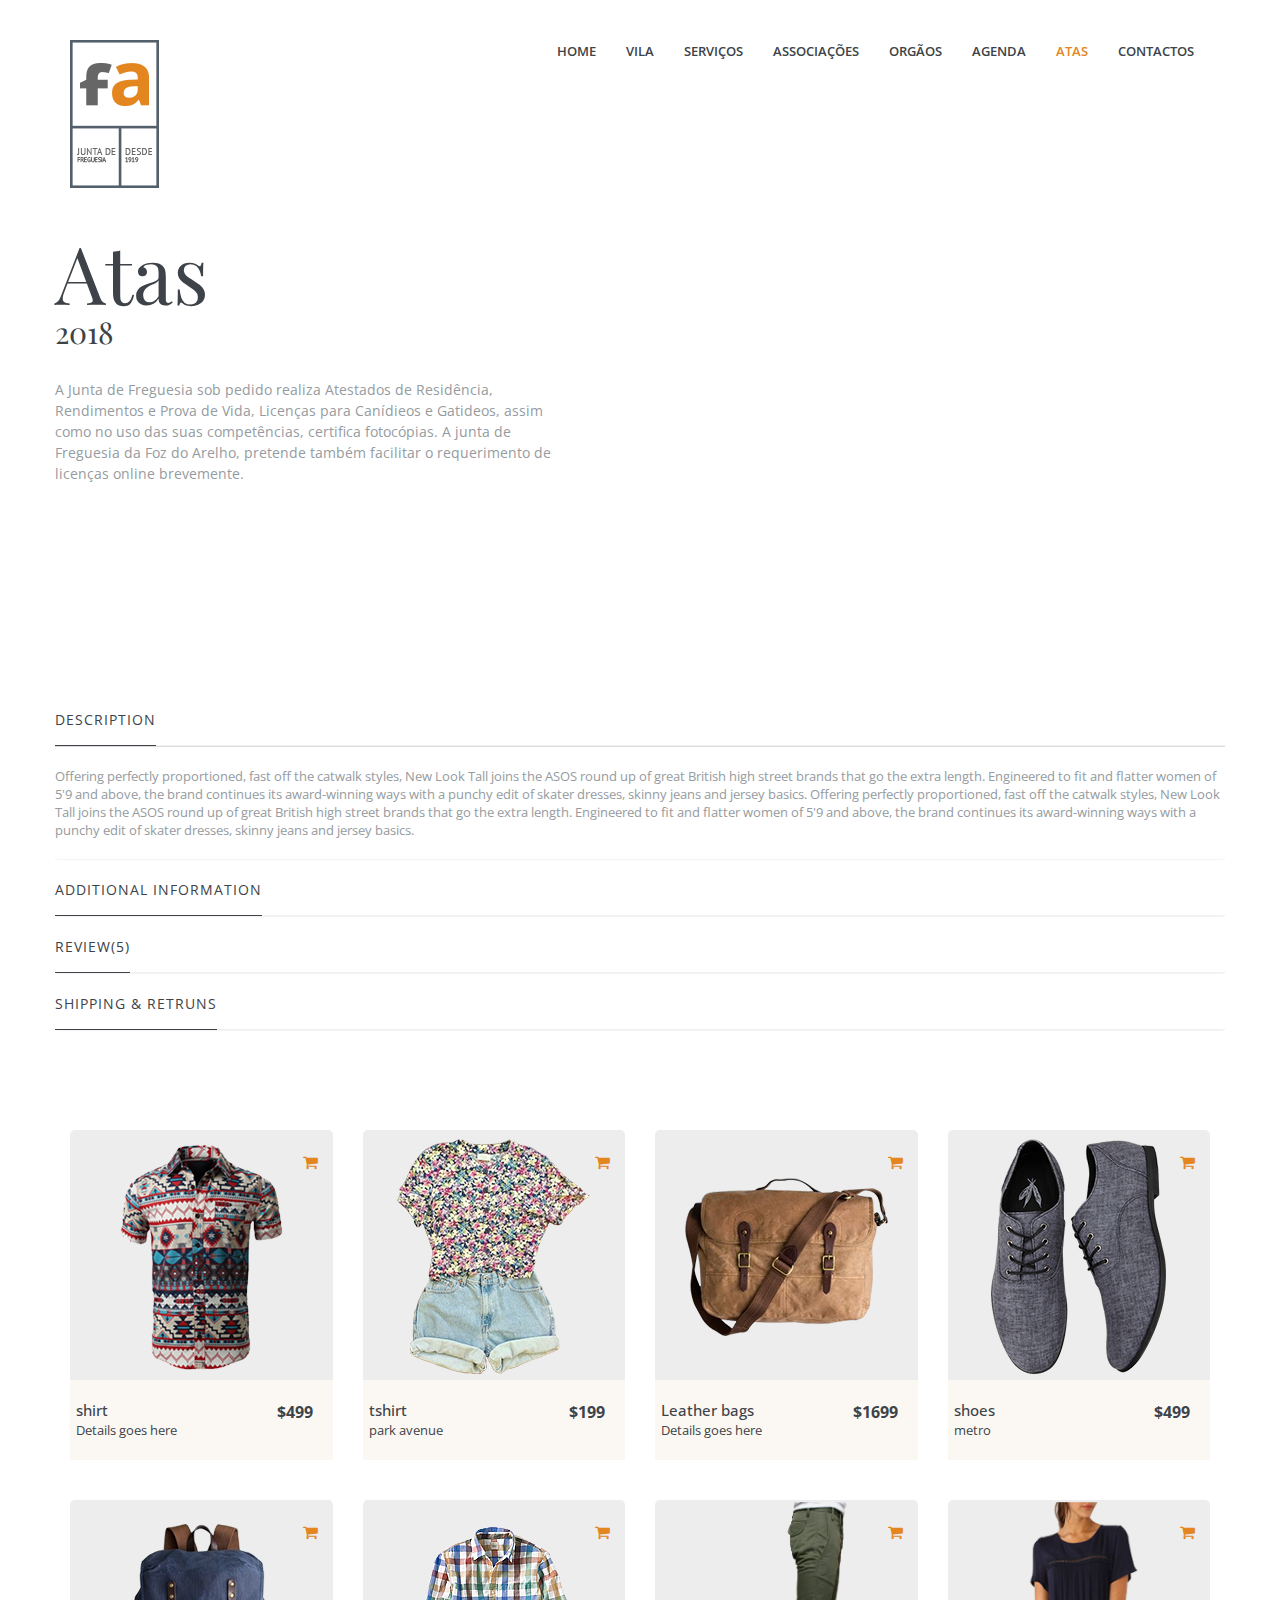
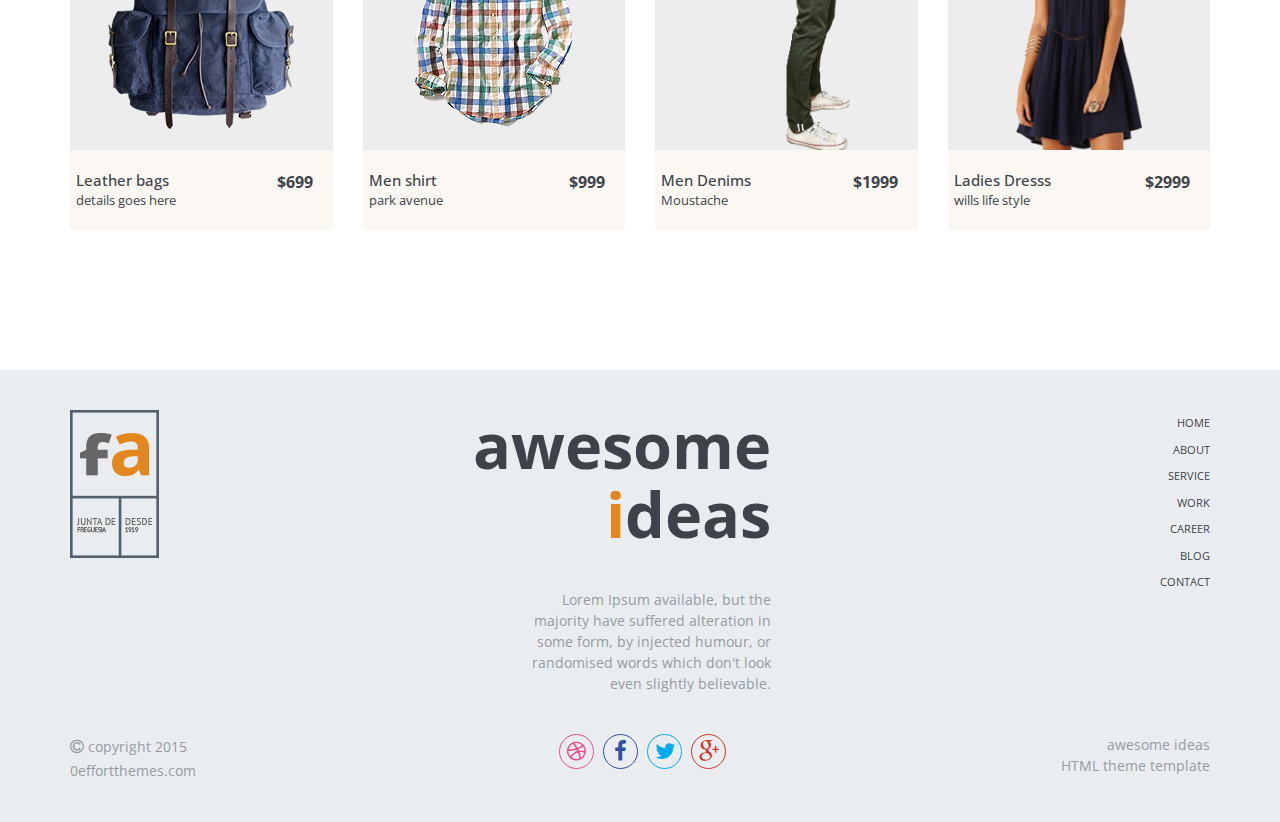
<file: productDetails.html>
<!doctype html>
<html class="no-js" lang="">
  <head>
    <meta charset="utf-8">
    <meta name="description" content="">
    <meta name="viewport" content="width=device-width, initial-scale=1">
    <title>jf-fozdoarelho</title>
    <!-- favicon.ico -->
    <link rel="apple-touch-icon" sizes="57x57" href="images/icons/favicons/apple-icon-57x57.png">
    <link rel="apple-touch-icon" sizes="60x60" href="images/icons/favicons/apple-icon-60x60.png">
    <link rel="apple-touch-icon" sizes="72x72" href="images/icons/favicons/apple-icon-72x72.png">
    <link rel="apple-touch-icon" sizes="76x76" href="images/icons/favicons/apple-icon-76x76.png">
    <link rel="apple-touch-icon" sizes="114x114" href="images/icons/favicons/apple-icon-114x114.png">
    <link rel="apple-touch-icon" sizes="120x120" href="images/icons/favicons/apple-icon-120x120.png">
    <link rel="apple-touch-icon" sizes="144x144" href="images/icons/favicons/apple-icon-144x144.png">
    <link rel="apple-touch-icon" sizes="152x152" href="images/icons/favicons/apple-icon-152x152.png">
    <link rel="apple-touch-icon" sizes="180x180" href="images/icons/favicons/apple-icon-180x180.png">
    <link rel="icon" type="image/png" sizes="192x192" href="images/icons/favicons/android-icon-192x192.png">
    <link rel="icon" type="image/png" sizes="32x32" href="images/icons/favicons/favicon-32x32.png">
    <link rel="icon" type="image/png" sizes="96x96" href="images/icons/favicons/favicon-96x96.png">
    <link rel="icon" type="image/png" sizes="16x16" href="images/icons/favicons/favicon-16x16.png">
    <link rel="manifest" href="images/icons/favicons/manifest.json">
    <meta name="msapplication-TileColor" content="#ffffff">
    <meta name="msapplication-TileImage" content="images/icons/favicons/ms-icon-144x144.png">
    <meta name="theme-color" content="#ffffff">
    <link rel="stylesheet" href="styles/vendor.css">
    <link rel="stylesheet" href="styles/main.css">
    <script src="scripts/vendor/modernizr.js"></script>
  </head>
  <body>
    <!--[if lt IE 10]>
      <p class="browserupgrade">You are using an <strong>outdated</strong> browser. Please <a href="http://browsehappy.com/">upgrade your browser</a> to improve your experience.</p>
    <![endif]-->
    <!-- <div class="all-pageWrap"  id="pt-main" class="pt-perspective"> -->


       <div class="serviceDetails" >
          <div class="wrapper-body">

            <header class="servicepage">
              <div class="container">
                <div class="row">
                  <div class="logo-wrap" data-menuanchor="mainPage">
                  <a href="index.html#mainPage">
                    <img src="images/logo-2.png" alt="image">
                  </a>
                  </div>
                  <nav class="navbar">
                    <div class="nav-wrapper">
                      <div class="navbar-header">
                        <button type="button" class="navbar-toggle" >
                          <span class="sr-only">Toggle navigation</span>
                          <span class="icon-bar"></span>
                          <span class="icon-bar"></span>
                          <span class="icon-bar"></span>
                        </button>
                      </div>
                      <div class="overlay"></div>
                      <div class="nav-menu">
                        <a class="close-menu">
                              <img src="images/icons/crossOrange.png" alt="image">
                            </a>
                        <ul class="nav navbar-nav">
                          <li data-menuanchor="mainPage">
                            <a href="index.html#mainPage">
                                  <span data-hover="Home">Home</span>
                                </a>
                          </li>
                          <li data-menuanchor="aboutPage">
                            <a href="index.html#aboutPage">
                                <span data-hover="Vila">Vila</span>
                                </a>
                          </li>
                          <li data-menuanchor="servicepage">
                            <a href="index.html#servicepage">
                                <span data-hover="Serviços">Serviços</span>
                                </a>
                          </li>
                          <li>
                            <a href="index.html#workpage">
                                <span data-hover="Associações">Associações</span>
                                </a>
                          </li>
                          <li data-menuanchor="teampage">
                            <a href="index.html#teampage">
                                <span data-hover="Orgãos">Orgãos</span>
                                </a>
                          </li>
                          <li data-menuanchor="blogpage">
                            <a href="index.html#blogpage">
                                <span data-hover="Agenda">Agenda</span>
                                </a>
                          </li>
                          <li data-menuanchor="productonepage">
                            <a href="index.html#productonepage" class="active">
                                <span data-hover="Atas">Atas</span>
                                </a>
                          </li>
                          <li data-menuanchor="contactpage">
                            <a href="index.html#contactpage">
                                <span data-hover="Contactos">Contactos</span>
                                </a>
                          </li>
                        </ul>
                      </div>
                    </div>
                  </nav>
                </div>
              </div>
            </header>
            <section class="body-wrap clearfix">
              <div class="container">
                <div class="row">
                  <!-- <a class="prev-btn srevice-prev">Go Back</a> -->
                  <h4>Atas</h4>
                  <h5>2018</h5>
                  <p class="opnsans topcntc">A Junta de Freguesia sob pedido realiza Atestados de Residência, Rendimentos e Prova de Vida, Licenças para Canídieos e Gatideos, assim como no uso das suas competências, certifica fotocópias. A junta de Freguesia da Foz do Arelho, pretende
                    também facilitar o requerimento de licenças online brevemente. </p>
                </div>
              </div>
            </section>
            <div class="productdetails">
              <div class="container">

                <div class="row">

                  <div class="ProductAccordion clearfix">
                    <div class="panel-group" id="accordion">
                      <div class="panel panel-default">
                        <div class="panel-heading">
                          <a data-toggle="collapse" data-parent="#accordion" href="#collapseOne"><span>description</span></a>
                        </div>
                        <div id="collapseOne" class="panel-collapse collapse in">
                            <div class="panel-body">
                                <p>Offering perfectly proportioned, fast off the catwalk styles, New Look Tall joins the ASOS round up of great British high street brands that go the extra length. Engineered to fit and flatter women of 5'9 and above, the brand continues its award-winning ways with a punchy edit of skater dresses, skinny jeans and jersey basics. Offering perfectly proportioned, fast off the catwalk styles, New Look Tall joins the ASOS round up of great British high street brands that go the extra length. Engineered to fit and flatter women of 5'9 and above, the brand continues its award-winning ways with a punchy edit of skater dresses, skinny jeans and jersey basics.</p>
                            </div>
                        </div>
                      </div>
                      <div class="panel panel-default">
                        <div class="panel-heading">
                            <a data-toggle="collapse" data-parent="#accordion" href="#collapseTwo"><span>additional information</span></a>
                        </div>
                        <div id="collapseTwo" class="panel-collapse collapse">
                          <div class="panel-body">
                            <p>Lorem ipsum dolor sit amet, consectetur adipisicing elit. Nobis praesentium, quisquam tempore vel asperiores qui cupiditate saepe officia aspernatur ipsam repellat debitis sed reprehenderit et placeat impedit quod eaque aut.</p>
                          </div>
                        </div>
                      </div>
                      <div class="panel panel-default">
                        <div class="panel-heading">
                          <a data-toggle="collapse" data-parent="#accordion" href="#collapseThree"><span>review(5)</span></a>
                        </div>
                        <div id="collapseThree" class="panel-collapse collapse">
                          <div class="panel-body">
                            <p>Lorem ipsum dolor sit amet, consectetur adipisicing elit. Animi in doloribus pariatur laboriosam, distinctio sequi totam, ad eveniet aut esse minima. Cum reprehenderit, dolores veritatis sint cumque porro, libero eligendi.</p>
                          </div>
                        </div>
                      </div>
                      <div class="panel panel-default">
                        <div class="panel-heading">
                          <a data-toggle="collapse" data-parent="#accordion" href="#collapseFour"><span>shipping & retruns</span></a>
                        </div>
                        <div id="collapseFour" class="panel-collapse collapse">
                          <div class="panel-body">
                            <p>Lorem ipsum dolor sit amet, consectetur adipisicing elit. Animi in doloribus pariatur laboriosam, distinctio sequi totam, ad eveniet aut esse minima. Cum reprehenderit, dolores veritatis sint cumque porro, libero eligendi.</p>
                          </div>
                        </div>
                      </div>
                    </div>
                  </div>
                  <div class="relatedProduct">
                    <ul class="productmatch">
                      <li>
                        <div class="product">
                          <div class="product__info">
                            <div class="slider"><img src="images/productpage/small-05.png" alt="Dummy" />
                            </div>
                            <div class="meta">
                              <h4 class="meta__title">shirt</h4>
                              <span class="meta__brand">Details goes here</span>
                              <span class="meta__price">$499</span>
                            </div>
                          </div>
                          <a href="#" class="btn-addcart addToCart" data-productid="1" data-productname="shirt" data-productprice="199" data-productimage="images/productpage/small-05.png"><i class="fa fa-shopping-cart"></i></a>
                        </div>
                      </li>
                      <li>
                        <div class="product">
                          <div class="product__info">
                            <div class="slider"><img src="images/productpage/small-04.png" alt="Dummy" />
                            </div>
                            <div class="meta">
                              <h4 class="meta__title">tshirt</h4>
                              <span class="meta__brand">park avenue</span>
                              <span class="meta__price">$199</span>
                            </div>
                          </div>
                          <a href="#" class="btn-addcart addToCart" data-productid="2" data-productname="tshirt" data-productprice="199" data-productimage="images/productpage/small-04.png"><i class="fa fa-shopping-cart"></i></a>
                        </div>
                      </li>
                      <li>
                        <div class="product">
                          <div class="product__info">
                            <div class="slider">
                            <img src="images/productpage/bag01.png" alt="Dummy" />
                            </div>
                            <div class="meta">
                              <h4 class="meta__title">Leather bags</h4>
                              <span class="meta__brand">Details goes here</span>
                              <span class="meta__price">$1699</span>
                            </div>
                          </div>
                          <a href="#" class="btn-addcart addToCart" data-productid="3" data-productname="bag" data-productprice="1699" data-productimage="images/productpage/bag01.png"><i class="fa fa-shopping-cart"></i></a>
                        </div>
                      </li>
                      <li>
                        <div class="product">
                          <div class="product__info">
                            <div class="slider">
                              <img class="product__image" src="images/productpage/small-03.png" alt="Dummy" />
                            </div>
                            <div class="meta">
                              <h4 class="meta__title">shoes</h4>
                              <span class="meta__brand">metro</span>
                              <span class="meta__price">$499</span>
                            </div>
                          </div>
                          <a href="#" class="btn-addcart addToCart" data-productid="4" data-productname="shoes" data-productprice="499" data-productimage="images/productpage/small-03.png"><i class="fa fa-shopping-cart"></i></a>
                        </div>
                      </li>
                      <li>
                        <div class="product">
                          <div class="product__info">
                            <div class="slider"><img src="images/productpage/small-02.png" alt="Dummy" />
                            </div>
                            <div class="meta">
                              <h4 class="meta__title">Leather bags</h4>
                              <span class="meta__brand">details goes here</span>
                              <span class="meta__price">$699</span>
                            </div>
                          </div>
                          <a href="#" class="btn-addcart addToCart" data-productid="5" data-productname="bag" data-productprice="699" data-productimage="images/productpage/small-02.png"><i class="fa fa-shopping-cart"></i></a>
                        </div>
                      </li>
                      <li>
                        <div class="product">
                          <div class="product__info">
                            <div class="slider"><img src="images/productpage/small-07.png" alt="Dummy" />
                            </div>
                            <div class="meta">
                              <h4 class="meta__title">Men shirt</h4>
                              <span class="meta__brand">
                              park avenue </span>
                              <span class="meta__price">$999</span>
                            </div>
                          </div>
                          <a href="#" class="btn-addcart addToCart" data-productid="6" data-productname="Men shirt" data-productprice="999" data-productimage="images/productpage/small-07.png"><i class="fa fa-shopping-cart"></i></a>
                        </div>
                      </li>
                      <li>
                        <div class="product">
                          <div class="product__info">
                            <div class="slider">
                            <img src="images/productpage/big-02.png" alt="Dummy" />
                            </div>
                            <div class="meta">
                              <h4 class="meta__title">Men Denims</h4>
                              <span class="meta__brand">Moustache</span>
                              <span class="meta__price">$1999</span>
                            </div>
                          </div>
                          <a href="#" class="btn-addcart addToCart" data-productid="7" data-productname="Men Denims" data-productprice="1999" data-productimage="images/productpage/big-02.png"><i class="fa fa-shopping-cart"></i></a>
                        </div>
                      </li>
                      <li>
                        <div class="product">
                          <div class="product__info">
                            <div class="slider">
                              <img class="product__image" src="images/productpage/small-06.png" alt="Dummy" />
                            </div>
                            <div class="meta">
                              <h4 class="meta__title">Ladies Dresss</h4>
                              <span class="meta__brand">wills life style</span>
                              <span class="meta__price">$2999</span>
                            </div>
                          </div>
                          <a href="#" class="btn-addcart addToCart" data-productid="8" data-productname="ladies dress" data-productprice="2999" data-productimage="images/productpage/small-06.png"><i class="fa fa-shopping-cart"></i></a>
                        </div>
                      </li>
                    </ul>
                  </div>
                </div>
              </div>
            </div>
            <footer>
              <div class="container">
                <div class="row">
                  <div class="footer-upper clearfix">
                    <div class="fig footernav" data-menuanchor="mainPage">
                      <a href="index.html#mainPage" >
                        <img src="images/logo-2.png" alt="image">
                      </a>
                    </div>
                    <div class="content">
                      <div class="footer-headline clearfix">
                        <h4>awesome</h4>
                        <h4>ideas</h4>
                      </div>
                      <p class="opnsans clearfix">Lorem Ipsum available, but the majority have suffered alteration in some form, by injected humour, or randomised words which don't look even slightly believable.</p>
                    </div>
                    <div class="fig footernav">
                      <ul>
                        <li data-menuanchor="mainPage" >
                          <a href="index.html#mainPage">Home</a>
                        </li>
                        <li data-menuanchor="aboutPage" >
                          <a href="index.html#aboutPage">about</a>
                        </li>
                        <li data-menuanchor="servicepage">
                          <a href="index.html#servicepage">service</a>
                        </li>
                        <li data-menuanchor="workpage">
                          <a href="index.html#workpage">work</a>
                        </li>
                        <li data-menuanchor="careerpage">
                          <a href="index.html#careerpage">career</a>
                        </li>
                        <li data-menuanchor="blogpage">
                          <a href="index.html#blogpage">blog</a>
                        </li>
                        <li data-menuanchor="contactpage">
                          <a href="index.html#contactpage">contact</a>
                        </li>
                      </ul>
                    </div>
                  </div>
                  <div class="footer-lower clearfix">
                    <div class="fig">
                      <a href="#">
                        <i class="fa fa-copyright"></i>
                        <span class="opnsans">copyright 2015<br>0effortthemes.com</span>
                      </a>
                    </div>
                    <div class="content">
                      <div class="social">
                        <a href="#"><i class="fa fa-dribbble"></i></a>
                        <a href="#"><i class="fa fa-facebook"></i></a>
                        <a href="#"><i class="fa fa-twitter"></i></a>
                        <a href="#"><i class="fa fa-google-plus"></i></a>
                      </div>
                    </div>
                    <div class="fig">
                      <p class="opnsans">awesome ideas<br>HTML theme template</p>
                    </div>
                  </div>
                </div>
              </div>
            </footer>
            </div>
          </div>
    <script src="scripts/vendor.js"></script>

        <script src="scripts/plugins.js"></script>

        <script src="scripts/main.js"></script>

</body>
</html>
</file>
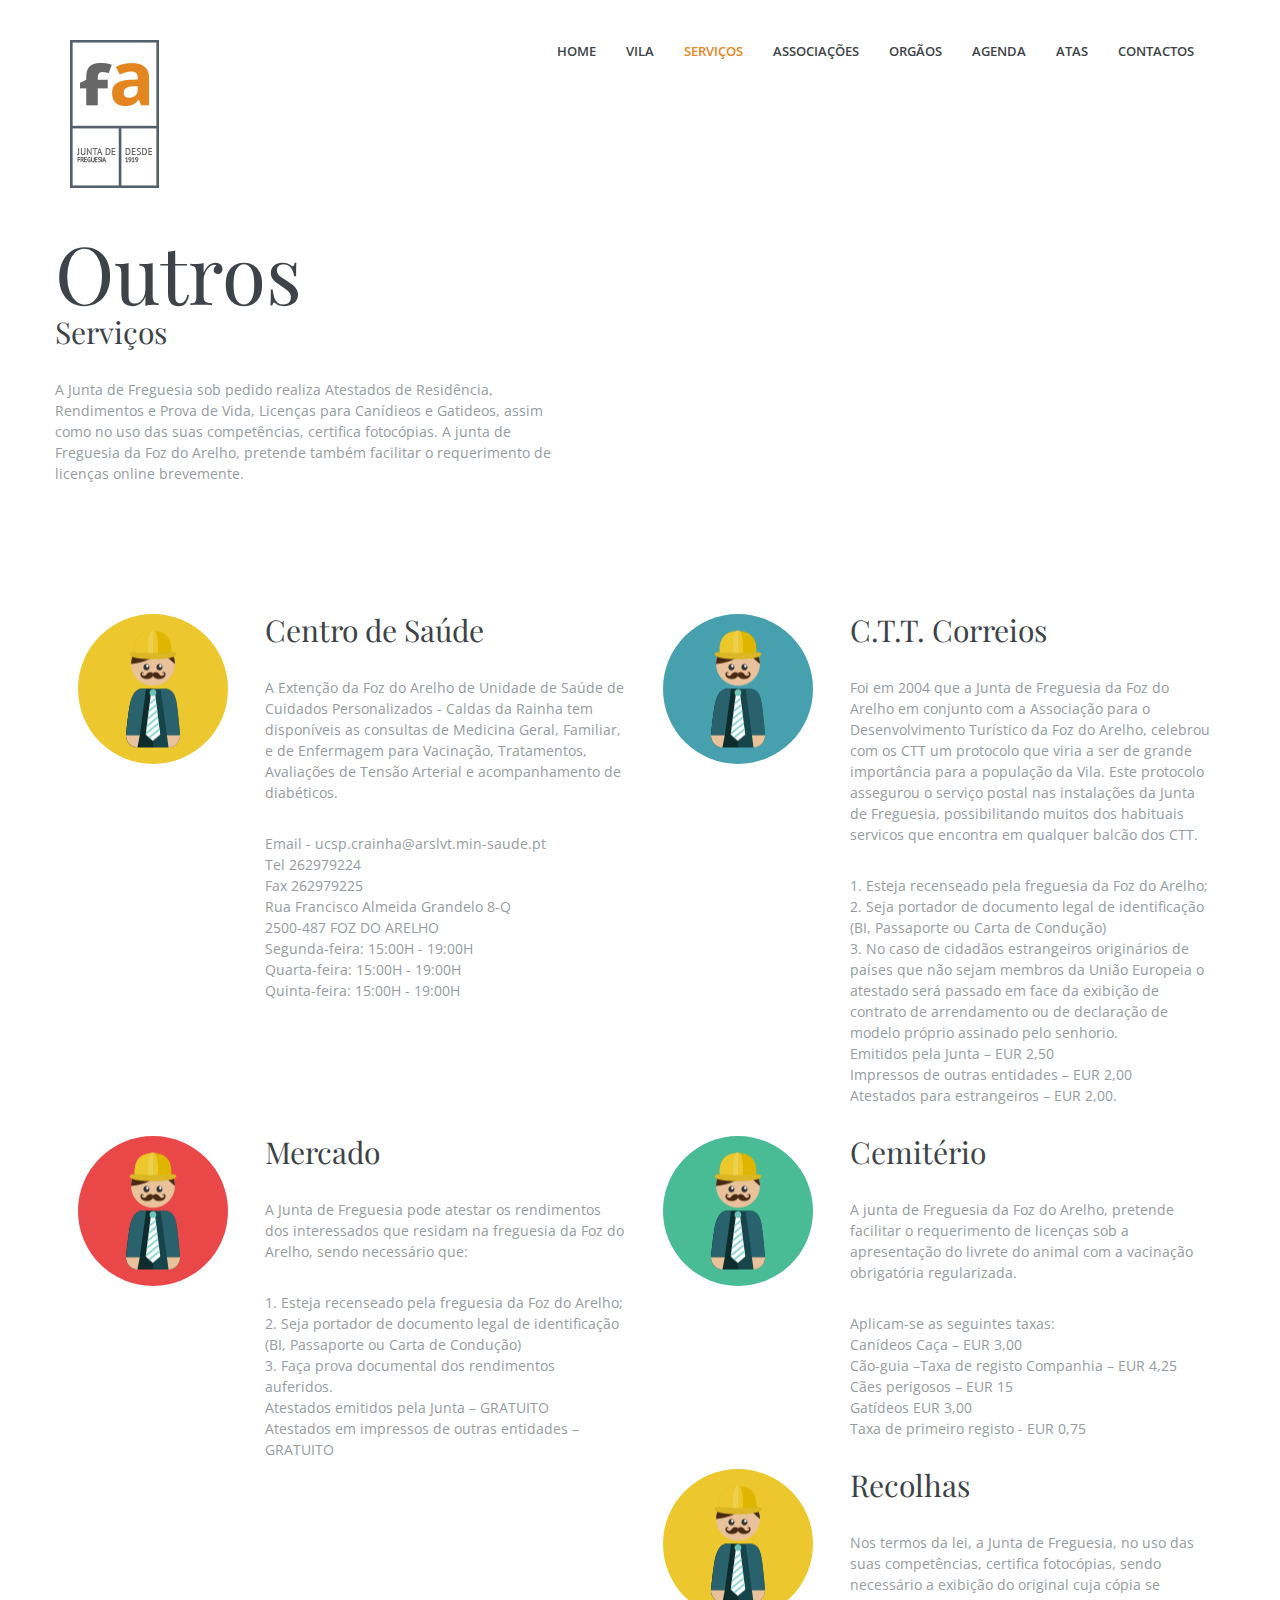
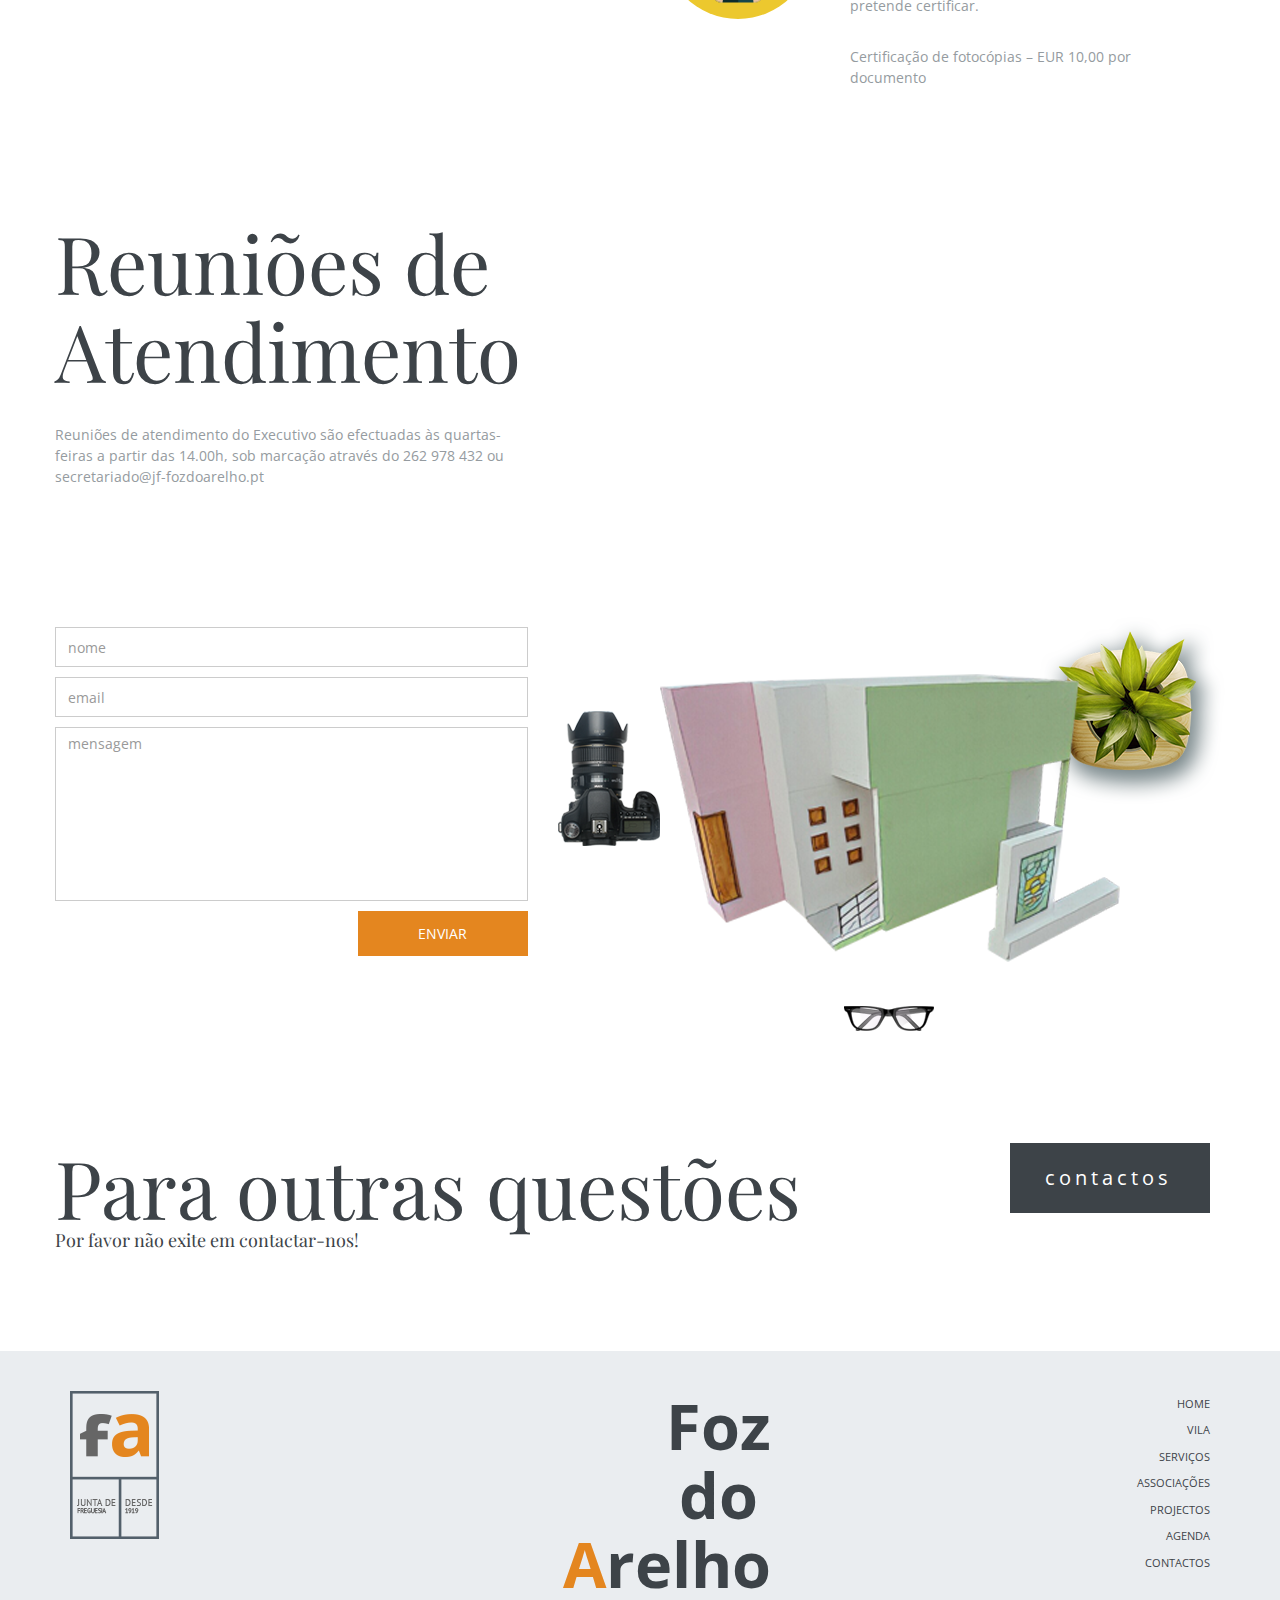
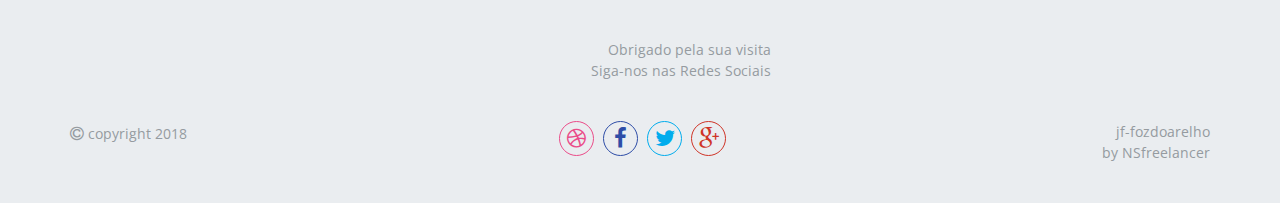
<file: serviceDetails.html>
<!doctype html>
<html class="no-js" lang="">

<head>
  <meta charset="utf-8">
  <meta name="description" content="">
  <meta name="viewport" content="width=device-width, initial-scale=1">
  <title>jf-fozdoarelho</title>
  <!-- favicon.ico -->
  <link rel="apple-touch-icon" sizes="57x57" href="images/icons/favicons/apple-icon-57x57.png">
  <link rel="apple-touch-icon" sizes="60x60" href="images/icons/favicons/apple-icon-60x60.png">
  <link rel="apple-touch-icon" sizes="72x72" href="images/icons/favicons/apple-icon-72x72.png">
  <link rel="apple-touch-icon" sizes="76x76" href="images/icons/favicons/apple-icon-76x76.png">
  <link rel="apple-touch-icon" sizes="114x114" href="images/icons/favicons/apple-icon-114x114.png">
  <link rel="apple-touch-icon" sizes="120x120" href="images/icons/favicons/apple-icon-120x120.png">
  <link rel="apple-touch-icon" sizes="144x144" href="images/icons/favicons/apple-icon-144x144.png">
  <link rel="apple-touch-icon" sizes="152x152" href="images/icons/favicons/apple-icon-152x152.png">
  <link rel="apple-touch-icon" sizes="180x180" href="images/icons/favicons/apple-icon-180x180.png">
  <link rel="icon" type="image/png" sizes="192x192" href="images/icons/favicons/android-icon-192x192.png">
  <link rel="icon" type="image/png" sizes="32x32" href="images/icons/favicons/favicon-32x32.png">
  <link rel="icon" type="image/png" sizes="96x96" href="images/icons/favicons/favicon-96x96.png">
  <link rel="icon" type="image/png" sizes="16x16" href="images/icons/favicons/favicon-16x16.png">
  <link rel="manifest" href="images/icons/favicons/manifest.json">
  <meta name="msapplication-TileColor" content="#ffffff">
  <meta name="msapplication-TileImage" content="images/icons/favicons/ms-icon-144x144.png">
  <meta name="theme-color" content="#ffffff">
  <link rel="stylesheet" href="styles/vendor.css">
  <link rel="stylesheet" href="styles/main.css">
  <script src="scripts/vendor/modernizr.js"></script>
</head>

<body>
  <!--[if lt IE 10]>
      <p class="browserupgrade">You are using an <strong>outdated</strong> browser. Please <a href="http://browsehappy.com/">upgrade your browser</a> to improve your experience.</p>
    <![endif]-->
  <!-- <div class="all-pageWrap"  id="pt-main" class="pt-perspective"> -->


  <div class="serviceDetails">
    <div class="wrapper-body">

      <header class="servicepage">
        <div class="container">
          <div class="row">
            <div class="logo-wrap" data-menuanchor="mainPage">
              <a href="index.html#mainPage">
                      <img src="images/logo-2.png" alt="image">
                    </a>
            </div>
            <nav class="navbar">
              <div class="nav-wrapper">
                <div class="navbar-header">
                  <button type="button" class="navbar-toggle">
                        <span class="sr-only">Toggle navigation</span>
                        <span class="icon-bar"></span>
                        <span class="icon-bar"></span>
                        <span class="icon-bar"></span>
                      </button>
                </div>
                <div class="overlay"></div>
                <div class="nav-menu">
                  <a class="close-menu">
                        <img src="images/icons/crossOrange.png" alt="image">
                      </a>
                  <ul class="nav navbar-nav">
                    <li data-menuanchor="mainPage">
                      <a href="index.html#mainPage">
                            <span data-hover="Home">Home</span>
                          </a>
                    </li>
                    <li data-menuanchor="aboutPage">
                      <a href="index.html#aboutPage">
                          <span data-hover="Vila">Vila</span>
                          </a>
                    </li>
                    <li data-menuanchor="servicepage">
                      <a href="index.html#servicepage" class="active">
                          <span data-hover="Serviços">Serviços</span>
                          </a>
                    </li>
                    <li>
                      <a href="index.html#workpage">
                          <span data-hover="Associações">Associações</span>
                          </a>
                    </li>
                    <li data-menuanchor="teampage">
                      <a href="index.html#teampage">
                          <span data-hover="Orgãos">Orgãos</span>
                          </a>
                    </li>
                    <li data-menuanchor="blogpage">
                      <a href="index.html#blogpage">
                          <span data-hover="Agenda">Agenda</span>
                          </a>
                    </li>
                    <li data-menuanchor="productonepage">
                      <a href="index.html#productonepage">
                          <span data-hover="Atas">Atas</span>
                          </a>
                    </li>
                    <li data-menuanchor="contactpage">
                      <a href="index.html#contactpage">
                          <span data-hover="Contactos">Contactos</span>
                          </a>
                    </li>
                  </ul>
                </div>
              </div>
            </nav>
          </div>
        </div>
      </header>
      <section class="body-wrap clearfix">
        <div class="container">
          <div class="row">
            <!-- <a class="prev-btn srevice-prev">Go Back</a> -->
            <h4>Outros</h4>
            <h5>Serviços</h5>
            <p class="opnsans topcntc">A Junta de Freguesia sob pedido realiza Atestados de Residência, Rendimentos e Prova de Vida, Licenças para Canídieos e Gatideos, assim como no uso das suas competências, certifica fotocópias. A junta de Freguesia da Foz do Arelho, pretende
              também facilitar o requerimento de licenças online brevemente. </p>
            <div class="figure-holder clearfix">
              <a class="fig-h1">
                <div>
                  <div class="design">
                    <div class="move">
                      <img src="images/service/man.png" alt="image">
                    </div>
                  </div>
                </div>
                <div>
                  <h5>Centro de Saúde</h5>
                  <p class="opnsans">A Extenção da Foz do Arelho de Unidade de Saúde de Cuidados Personalizados - Caldas da Rainha tem disponíveis as consultas de Medicina Geral, Familiar, e de Enfermagem para Vacinação, Tratamentos, Avaliações de Tensão Arterial e acompanhamento
                    de diabéticos. </p>
                  <p class="opnsans">Email - ucsp.crainha@arslvt.min-saude.pt<br> Tel 262979224<br> Fax 262979225<br> Rua Francisco Almeida Grandelo 8-Q <br> 2500-487 FOZ DO ARELHO
                    <br> Segunda-feira: 15:00H - 19:00H<br> Quarta-feira: 15:00H - 19:00H<br> Quinta-feira: 15:00H - 19:00H</p>
                </div>
              </a>
              <a class="fig-h1">
                <div>
                  <div class="branding">
                    <div class="move">
                      <img src="images/service/man.png" alt="image">
                    </div>
                  </div>
                </div>
                <div>
                  <h5>C.T.T. Correios</h5>
                  <p class="opnsans">Foi em 2004 que a Junta de Freguesia da Foz do Arelho em conjunto com a Associação para o Desenvolvimento Turístico da Foz do Arelho, celebrou com os CTT um protocolo que viria a ser de grande importância para a população da Vila. Este
                    protocolo assegurou o serviço postal nas instalações da Junta de Freguesia, possibilitando muitos dos habituais servicos que encontra em qualquer balcão dos CTT. </p>
                  <p class="opnsans">1. Esteja recenseado pela freguesia da Foz do Arelho;<br> 2. Seja portador de documento legal de identificação (BI, Passaporte ou Carta de Condução)<br> 3. No caso de cidadãos estrangeiros originários de países que não sejam membros
                    da União Europeia o atestado será passado em face da exibição de contrato de arrendamento ou de declaração de modelo próprio assinado pelo senhorio.<br> Emitidos pela Junta – EUR 2,50<br> Impressos de outras entidades – EUR 2,00<br>                    Atestados para estrangeiros – EUR 2,00. </p>
                </div>
              </a>
              <a class="fig-h1">
                <div>
                  <div class="marketing">
                    <div class="move">
                      <img src="images/service/man.png" alt="image">
                    </div>
                  </div>
                </div>
                <div>
                  <h5>Mercado</h5>
                  <p class="opnsans">A Junta de Freguesia pode atestar os rendimentos dos interessados que residam na freguesia da Foz do Arelho, sendo necessário que: </p>
                  <p class="opnsans">1. Esteja recenseado pela freguesia da Foz do Arelho;<br> 2. Seja portador de documento legal de identificação (BI, Passaporte ou Carta de Condução)<br> 3. Faça prova documental dos rendimentos auferidos.<br> Atestados emitidos pela
                    Junta – GRATUITO<br> Atestados em impressos de outras entidades – GRATUITO </p>
                </div>
              </a>

              <a class="fig-h1">
                <div>
                  <div class="coding">
                    <div class="move">
                      <img src="images/service/man.png" alt="image">
                    </div>
                  </div>
                </div>
                <div>
                  <h5>Cemitério</h5>
                  <p class="opnsans">A junta de Freguesia da Foz do Arelho, pretende facilitar o requerimento de licenças sob a apresentação do livrete do animal com a vacinação obrigatória regularizada. </p>
                  <p class="opnsans">Aplicam-se as seguintes taxas: <br> Canídeos Caça – EUR 3,00 <br> Cão-guia –Taxa de registo Companhia – EUR 4,25 <br> Cães perigosos – EUR 15 <br> Gatídeos EUR 3,00 <br> Taxa de primeiro registo - EUR 0,75 </p>
                </div>
              </a>
              <a class="fig-h1">
                <div>
                  <div class="design">
                    <div class="move">
                      <img src="images/service/man.png" alt="image">
                    </div>
                  </div>
                </div>
                <div>
                  <h5>Recolhas</h5>
                  <p class="opnsans">Nos termos da lei, a Junta de Freguesia, no uso das suas competências, certifica fotocópias, sendo necessário a exibição do original cuja cópia se pretende certificar. </p>
                  <p class="opnsans">Certificação de fotocópias – EUR 10,00 por documento </p>
                </div>
              </a>
            </div>
            <div class="contact-service clearfix">
              <h4>Reuniões de <br>Atendimento</h4>
              <p class="opnsans topcntc">Reuniões de atendimento do Executivo são efectuadas às quartas-feiras a partir das 14.00h, sob marcação através do 262 978 432 ou secretariado@jf-fozdoarelho.pt </p>
              <div class="wrap-contact-form clearfix">
                <div class="contact-form clearfix">
                  <form>
                    <div class="form-group">
                      <input type="text" class="form-control" placeholder="nome">
                    </div>
                    <div class="form-group">
                      <input type="email" class="form-control" placeholder="email">
                    </div>
                    <div class="form-group">
                      <textarea class="form-control" placeholder="mensagem" rows="8"></textarea>
                    </div>
                    <button class="btn btn-orange">Enviar</button>
                  </form>
                </div>
                <div class="contact-img">
                  <div class="main-contact">
                    <img src="images/service/laptop.png" alt="image">
                    <div class="inner-contact1">
                      <img src="images/service/camera.png" alt="image">
                    </div>
                    <div class="inner-contact2">
                      <img src="images/service/food.png" alt="image">
                    </div>
                    <div class="inner-contact3">
                      <img src="images/service/glasses.png" alt="image">
                    </div>
                  </div>
                </div>
              </div>
              <div class="queries">
                <h4>Para outras questões</h4>
                <h5>Por favor não exite em contactar-nos!</h5>
              </div>
              <div class="cont-dtl">
                <button class="btn-grey animatebtn" data-text="contactos">
                          <span>c</span>
                          <span>o</span>
                          <span>n</span>
                          <span>t</span>
                          <span>a</span>
                          <span>c</span>
                          <span>t</span>
                          <span>o</span>
                          <span>s</span>
                        </button>
              </div>
            </div>
          </div>
        </div>
      </section>
      <footer>
        <div class="container">
          <div class="row">
            <div class="footer-upper clearfix">
              <div class="fig footernav" data-menuanchor="mainPage">
                <a href="index.html#mainPage">
                          <img src="images/logo-2.png" alt="image">
                        </a>
              </div>
              <div class="content">
                <div class="footer-headline clearfix">
                  <h4>Foz<br>do</h4>
                  <h4>Arelho</h4>
                </div>
                <p class="opnsans clearfix">Obrigado pela sua visita<br> Siga-nos nas Redes Sociais </p>
              </div>
              <div class="fig footernav">
                <ul>
                  <li data-menuanchor="mainPage">
                    <a href="index.html#mainPage">Home</a>
                  </li>
                  <li data-menuanchor="aboutPage">
                    <a href="index.html#aboutPage">Vila</a>
                  </li>
                  <li data-menuanchor="servicepage">
                    <a href="index.html#servicepage">Serviços</a>
                  </li>
                  <li data-menuanchor="workpage">
                    <a href="index.html#workpage">Associações</a>
                  </li>
                  <li data-menuanchor="careerpage">
                    <a href="index.html#careerpage">Projectos</a>
                  </li>
                  <li data-menuanchor="blogpage">
                    <a href="index.html#blogpage">Agenda</a>
                  </li>
                  <li data-menuanchor="contactpage">
                    <a href="index.html#contactpage">Contactos</a>
                  </li>
                </ul>
              </div>
            </div>
            <div class="footer-lower clearfix">
              <div class="fig">
                <a href="#">
                          <i class="fa fa-copyright"></i>
                          <span class="opnsans">copyright 2018</span>
                        </a>
              </div>
              <div class="content">
                <div class="social">
                  <a href="#"><i class="fa fa-dribbble"></i></a>
                  <a href="#"><i class="fa fa-facebook"></i></a>
                  <a href="#"><i class="fa fa-twitter"></i></a>
                  <a href="#"><i class="fa fa-google-plus"></i></a>
                </div>
              </div>
              <div class="fig">
                <p class="opnsans">jf-fozdoarelho<br>by NSfreelancer</p>
              </div>
            </div>
          </div>
        </div>
      </footer>
    </div>
  </div>





  <script src="scripts/vendor.js"></script>

  <script src="scripts/plugins.js"></script>

  <script src="scripts/main.js"></script>

</body>

</html>
</file>
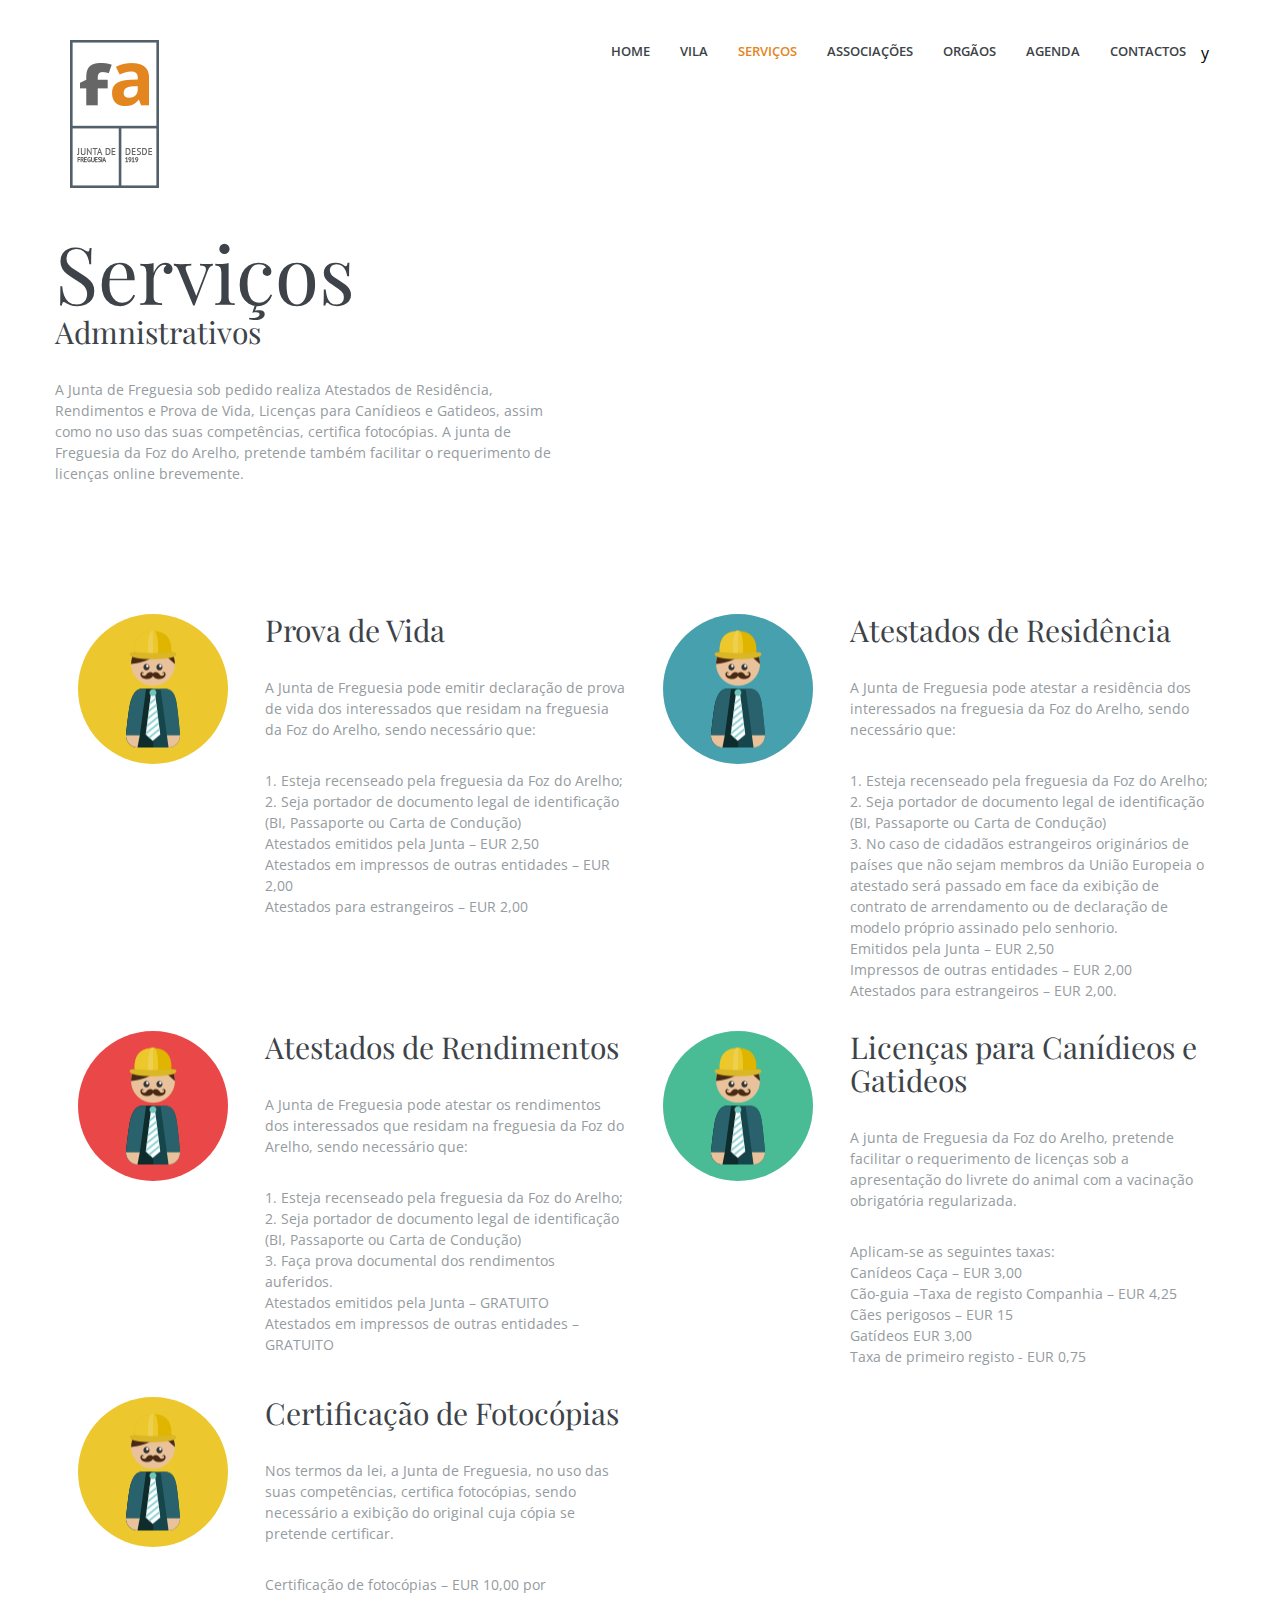
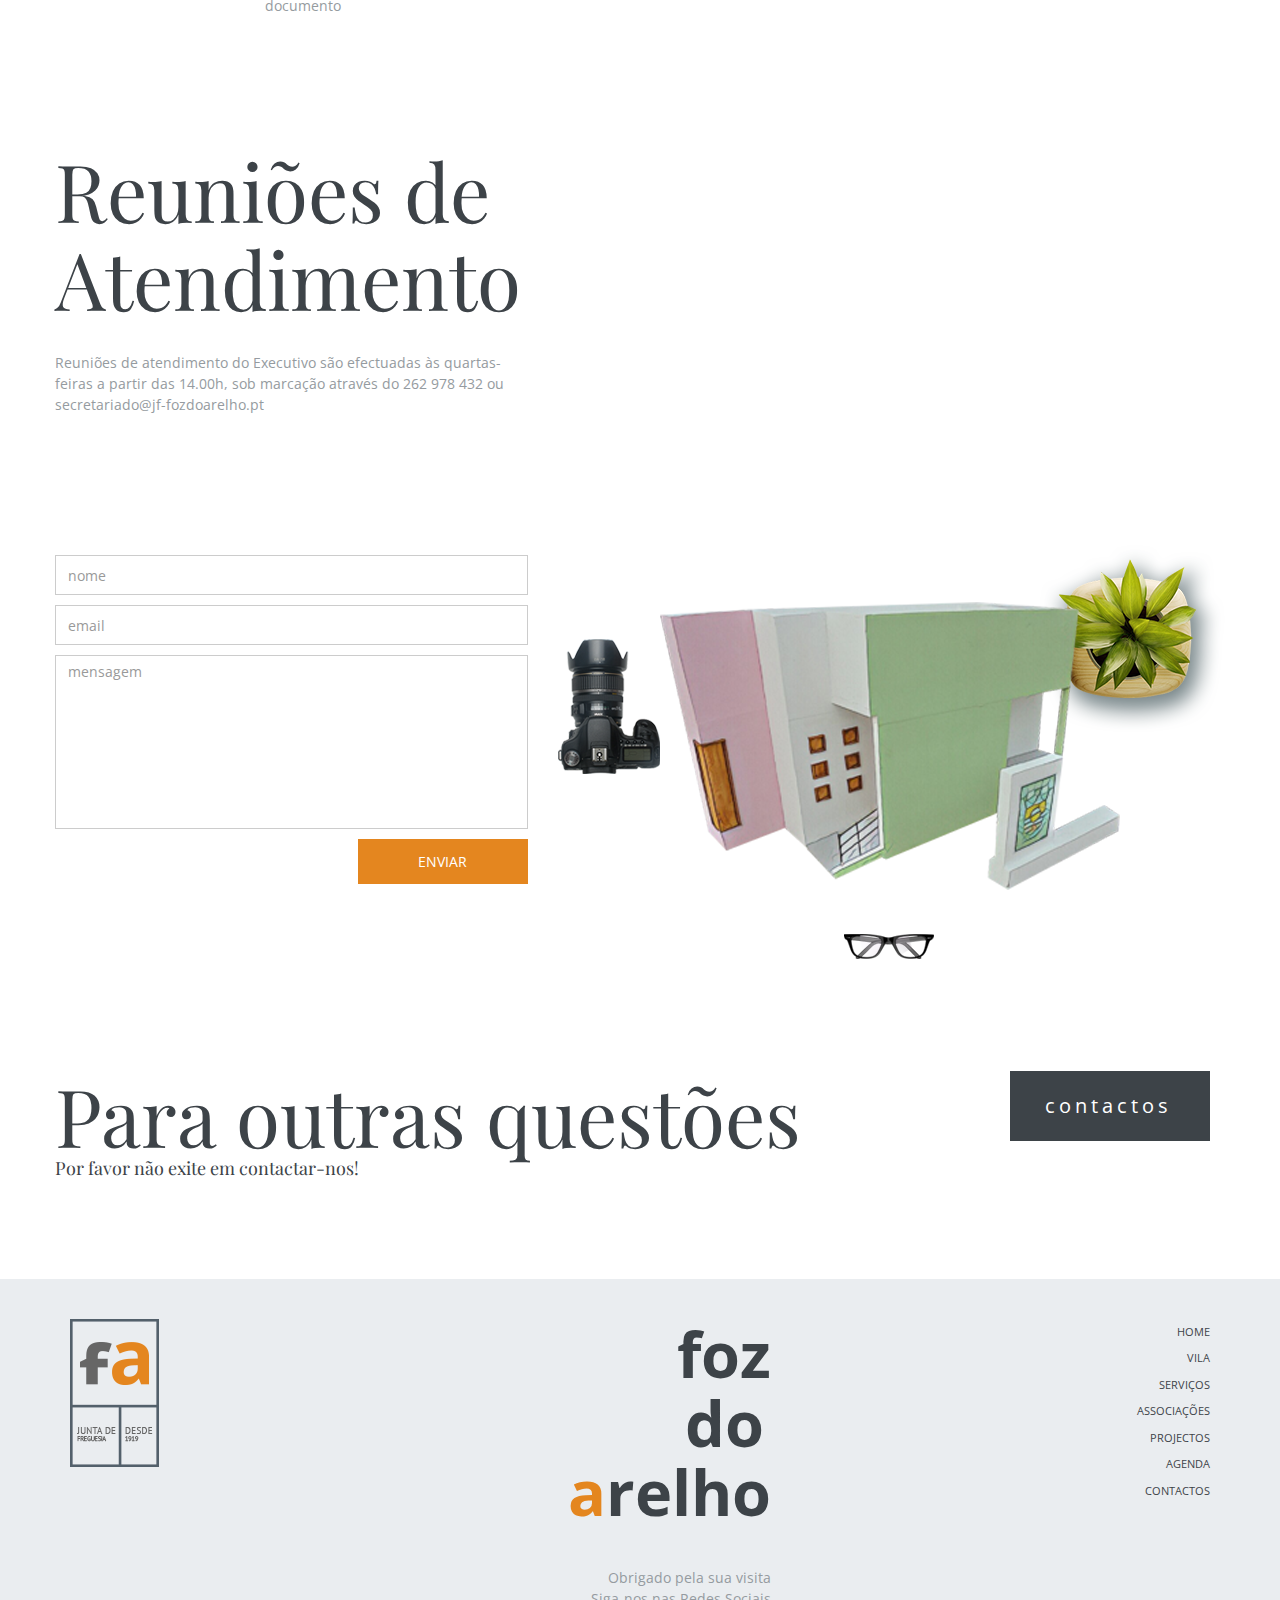
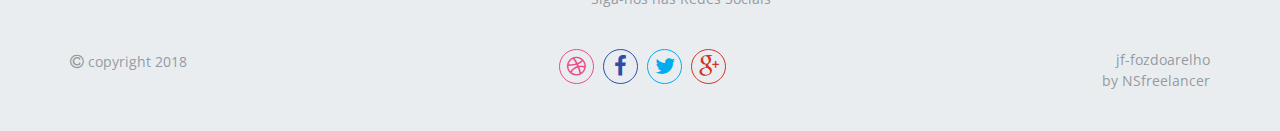
<file: serviceDetailsAdmin.html>
<!doctype html>
<html class="no-js" lang="">
  <head>
    <meta charset="utf-8">
    <meta name="description" content="">
    <meta name="viewport" content="width=device-width, initial-scale=1">
    <title>jf-fozdoarelho</title>
    <!-- favicon.ico -->
    <link rel="apple-touch-icon" sizes="57x57" href="images/icons/favicons/apple-icon-57x57.png">
    <link rel="apple-touch-icon" sizes="60x60" href="images/icons/favicons/apple-icon-60x60.png">
    <link rel="apple-touch-icon" sizes="72x72" href="images/icons/favicons/apple-icon-72x72.png">
    <link rel="apple-touch-icon" sizes="76x76" href="images/icons/favicons/apple-icon-76x76.png">
    <link rel="apple-touch-icon" sizes="114x114" href="images/icons/favicons/apple-icon-114x114.png">
    <link rel="apple-touch-icon" sizes="120x120" href="images/icons/favicons/apple-icon-120x120.png">
    <link rel="apple-touch-icon" sizes="144x144" href="images/icons/favicons/apple-icon-144x144.png">
    <link rel="apple-touch-icon" sizes="152x152" href="images/icons/favicons/apple-icon-152x152.png">
    <link rel="apple-touch-icon" sizes="180x180" href="images/icons/favicons/apple-icon-180x180.png">
    <link rel="icon" type="image/png" sizes="192x192" href="images/icons/favicons/android-icon-192x192.png">
    <link rel="icon" type="image/png" sizes="32x32" href="images/icons/favicons/favicon-32x32.png">
    <link rel="icon" type="image/png" sizes="96x96" href="images/icons/favicons/favicon-96x96.png">
    <link rel="icon" type="image/png" sizes="16x16" href="images/icons/favicons/favicon-16x16.png">
    <link rel="manifest" href="images/icons/favicons/manifest.json">
    <meta name="msapplication-TileColor" content="#ffffff">
    <meta name="msapplication-TileImage" content="images/icons/favicons/ms-icon-144x144.png">
    <meta name="theme-color" content="#ffffff">
    <link rel="stylesheet" href="styles/vendor.css">
    <link rel="stylesheet" href="styles/main.css">
    <script src="scripts/vendor/modernizr.js"></script>
  </head>
  <body>
    <!--[if lt IE 10]>
      <p class="browserupgrade">You are using an <strong>outdated</strong> browser. Please <a href="http://browsehappy.com/">upgrade your browser</a> to improve your experience.</p>
    <![endif]-->
    <!-- <div class="all-pageWrap"  id="pt-main" class="pt-perspective"> -->


       <div class="serviceDetails" >
            <div class="wrapper-body">

              <header class="servicepage">
                <div class="container">
                  <div class="row">
                    <div class="logo-wrap" data-menuanchor="mainPage">
                    <a href="index.html#mainPage">
                      <img src="images/logo-2.png" alt="image">
                    </a>
                    </div>

                                <nav class="navbar">
              <div class="nav-wrapper">
                <div class="navbar-header">
                  <button type="button" class="navbar-toggle">
                        <span class="sr-only">Toggle navigation</span>
                        <span class="icon-bar"></span>
                        <span class="icon-bar"></span>
                        <span class="icon-bar"></span>
                      </button>
                </div>
                <div class="overlay"></div>
                <div class="nav-menu">
                  <a class="close-menu">
                        <img src="images/icons/crossOrange.png" alt="image">
                      </a>
                  <ul class="nav navbar-nav">
                    <li data-menuanchor="mainPage">
                      <a href="index.html#mainPage">
                            <span data-hover="Home">Home</span>
                          </a>
                    </li>
                    <li data-menuanchor="aboutPage">
                      <a href="index.html#aboutPage">
                          <span data-hover="Vila">Vila</span>
                          </a>
                    </li>
                    <li data-menuanchor="servicepage">
                      <a href="index.html#servicepage" class="active">
                          <span data-hover="Serviços">Serviços</span>
                          </a>
                    </li>
                    <li>
                      <a href="index.html#workpage">
                          <span data-hover="Associações">Associações</span>
                          </a>
                    </li>
                    <li data-menuanchor="teampage">
                      <a href="index.html#teampage">
                          <span data-hover="Orgãos">Orgãos</span>
                          </a>
                    </li>
                    <li data-menuanchor="blogpage">
                      <a href="index.html#blogpage">
                          <span data-hover="Agenda">Agenda</span>
                          </a>
                    </li>
                    y
                    <li data-menuanchor="contactpage">
                      <a href="index.html#contactpage">
                          <span data-hover="Contactos">Contactos</span>
                          </a>
                    </li>
                  </ul>
                </div>
              </div>
            </nav>
                  </div>
                </div>
              </header>
              <section class="body-wrap clearfix">
                <div class="container">
                  <div class="row">
                    <!-- <a class="prev-btn srevice-prev">Go Back</a> -->
                    <h4>Serviços</h4>
                    <h5>Admnistrativos</h5>
                    <p class="opnsans topcntc">A Junta de Freguesia sob pedido realiza Atestados de Residência, Rendimentos e Prova de Vida, Licenças para Canídieos e Gatideos, assim como no uso das suas competências, certifica fotocópias. A junta de Freguesia da Foz do Arelho, pretende também facilitar o requerimento de licenças online brevemente. </p>
                    <div class="figure-holder clearfix">
                     <a class="fig-h1">
                        <div>
                          <div class="design">
                            <div class="move">
                              <img src="images/service/man.png" alt="image">
                            </div>
                          </div>
                        </div>
                        <div>
                          <h5>Prova de Vida</h5>
                          <p class="opnsans">A Junta de Freguesia pode emitir declaração de prova de vida dos interessados que residam na freguesia da Foz do Arelho, sendo necessário que: </p>
                          <p class="opnsans">1. Esteja recenseado pela freguesia da Foz do Arelho; <br>
                            2. Seja portador de documento legal de identificação (BI, Passaporte ou Carta de Condução) <br>
                            Atestados emitidos pela Junta – EUR 2,50 <br>
                            Atestados em impressos de outras entidades – EUR 2,00 <br>
                            Atestados para estrangeiros – EUR 2,00  </p>
                        </div>
                      </a>
                      <a class="fig-h1">
                        <div>
                          <div class="branding">
                            <div class="move">
                              <img src="images/service/man.png" alt="image">
                            </div>
                          </div>
                        </div>
                        <div>
                          <h5>Atestados de Residência</h5>
                          <p class="opnsans">A Junta de Freguesia pode atestar a residência dos interessados na freguesia da Foz do Arelho, sendo necessário que: </p>
                          <p class="opnsans">1. Esteja recenseado pela freguesia da Foz do Arelho;<br>
                            2. Seja portador de documento legal de identificação (BI, Passaporte ou Carta de Condução)<br>
                            3. No caso de cidadãos estrangeiros originários de países que não sejam membros da União Europeia o atestado será passado em face da exibição de contrato de arrendamento ou de declaração de modelo próprio assinado pelo senhorio.<br>
                            Emitidos pela Junta – EUR 2,50<br>
                            Impressos de outras entidades – EUR 2,00<br>
                            Atestados para estrangeiros – EUR 2,00.  </p>
                        </div>
                      </a>
                      <a class="fig-h1">
                        <div>
                          <div class="marketing">
                            <div class="move">
                              <img src="images/service/man.png"  alt="image" >
                            </div>
                          </div>
                        </div>
                        <div>
                          <h5>Atestados de Rendimentos</h5>
                          <p class="opnsans">A Junta de Freguesia pode atestar os rendimentos dos interessados que residam na freguesia da Foz do Arelho, sendo necessário que: </p>
                          <p class="opnsans">1. Esteja recenseado pela freguesia da Foz do Arelho;<br>
                            2. Seja portador de documento legal de identificação (BI, Passaporte ou Carta de Condução)<br>
                            3. Faça prova documental dos rendimentos auferidos.<br>
                            Atestados emitidos pela Junta – GRATUITO<br>
                            Atestados em impressos de outras entidades – GRATUITO  </p>
                        </div>
                      </a>

                      <a class="fig-h1">
                        <div>
                          <div class="coding">
                            <div class="move">
                              <img src="images/service/man.png" alt="image">
                            </div>
                          </div>
                        </div>
                        <div>
                          <h5>Licenças para Canídieos e Gatideos</h5>
                          <p class="opnsans">A junta de Freguesia da Foz do Arelho, pretende facilitar o requerimento de licenças sob a apresentação do livrete do animal com a vacinação obrigatória regularizada. </p>
                          <p class="opnsans">Aplicam-se as seguintes taxas: <br>
                            Canídeos Caça – EUR 3,00 <br>
                            Cão-guia –Taxa de registo Companhia – EUR 4,25 <br>
                            Cães perigosos – EUR 15 <br>
                            Gatídeos EUR 3,00 <br>
                            Taxa de primeiro registo - EUR 0,75  </p>
                        </div>
                      </a>
                       <a class="fig-h1">
                        <div>
                          <div class="design">
                            <div class="move">
                              <img src="images/service/man.png" alt="image">
                            </div>
                          </div>
                        </div>
                        <div>
                          <h5>Certificação de Fotocópias</h5>
                          <p class="opnsans">Nos termos da lei, a Junta de Freguesia, no uso das suas competências, certifica fotocópias, sendo necessário a exibição do original cuja cópia se pretende certificar. </p>
                          <p class="opnsans">Certificação de fotocópias – EUR 10,00 por documento  </p>
                        </div>
                      </a>
                    </div>
                    <div class="contact-service clearfix">
                      <h4>Reuniões de <br>Atendimento</h4>
                      <p class="opnsans topcntc">Reuniões de atendimento do Executivo são efectuadas às quartas-feiras a partir das 14.00h, sob marcação através do 262 978 432 ou secretariado@jf-fozdoarelho.pt </p>
                      <div class="wrap-contact-form clearfix">
                        <div class="contact-form clearfix">
                          <form>
                            <div class="form-group">
                              <input type="text" class="form-control"  placeholder="nome">
                            </div>
                            <div class="form-group">
                              <input type="email" class="form-control" placeholder="email">
                            </div>
                            <div class="form-group">
                              <textarea class="form-control" placeholder="mensagem" rows="8"></textarea>
                            </div>
                            <button class="btn btn-orange">Enviar</button>
                          </form>
                        </div>
                        <div class="contact-img">
                          <div class="main-contact">
                            <img src="images/service/laptop.png" alt="image">
                            <div class="inner-contact1">
                              <img src="images/service/camera.png" alt="image">
                            </div>
                            <div class="inner-contact2">
                              <img src="images/service/food.png" alt="image">
                            </div>
                            <div class="inner-contact3">
                              <img src="images/service/glasses.png" alt="image">
                            </div>
                          </div>
                        </div>
                      </div>
                      <div class="queries">
                        <h4>Para outras questões</h4>
                        <h5>Por favor não exite em contactar-nos!</h5>
                      </div>
                      <div class="cont-dtl">
                        <button class="btn-grey animatebtn" data-text="contactos">
                          <span>c</span>
                          <span>o</span>
                          <span>n</span>
                          <span>t</span>
                          <span>a</span>
                          <span>c</span>
                          <span>t</span>
                          <span>o</span>
                          <span>s</span>
                        </button>
                      </div>
                    </div>
                  </div>
                </div>
              </section>

              <footer>
                <div class="container">
                  <div class="row">
                    <div class="footer-upper clearfix">
                      <div class="fig footernav" data-menuanchor="mainPage">
                        <a href="index.html#mainPage" >
                          <img src="images/logo-2.png" alt="image">
                        </a>
                      </div>
                      <div class="content">
                        <div class="footer-headline clearfix">
                          <h4>foz<br>do</h4>
                          <h4>arelho</h4>
                        </div>
                        <p class="opnsans clearfix">Obrigado pela sua visita<br> Siga-nos nas Redes Sociais </p>
                      </div>
                      <div class="fig footernav">
                        <ul>
                          <li data-menuanchor="mainPage" >
                            <a href="index.html#mainPage">Home</a>
                          </li>
                          <li data-menuanchor="aboutPage" >
                            <a href="index.html#aboutPage">Vila</a>
                          </li>
                          <li data-menuanchor="servicepage">
                            <a href="index.html#servicepage">Serviços</a>
                          </li>
                          <li data-menuanchor="workpage">
                            <a href="index.html#workpage">Associações</a>
                          </li>
                          <li data-menuanchor="careerpage">
                            <a href="index.html#careerpage">Projectos</a>
                          </li>
                          <li data-menuanchor="blogpage">
                            <a href="index.html#blogpage">Agenda</a>
                          </li>
                          <li data-menuanchor="contactpage">
                            <a href="index.html#contactpage">Contactos</a>
                          </li>
                        </ul>
                      </div>
                    </div>
                    <div class="footer-lower clearfix">
                      <div class="fig">
                        <a href="#">
                          <i class="fa fa-copyright"></i>
                          <span class="opnsans">copyright 2018</span>
                        </a>
                      </div>
                      <div class="content">
                        <div class="social">
                          <a href="#"><i class="fa fa-dribbble"></i></a>
                          <a href="#"><i class="fa fa-facebook"></i></a>
                          <a href="#"><i class="fa fa-twitter"></i></a>
                          <a href="#"><i class="fa fa-google-plus"></i></a>
                        </div>
                      </div>
                      <div class="fig">
                        <p class="opnsans">jf-fozdoarelho<br>by NSfreelancer</p>
                      </div>
                    </div>
                  </div>
                </div>
              </footer>

            </div>
          </div>





    <script src="scripts/vendor.js"></script>

        <script src="scripts/plugins.js"></script>

        <script src="scripts/main.js"></script>

</body>
</html>
</file>
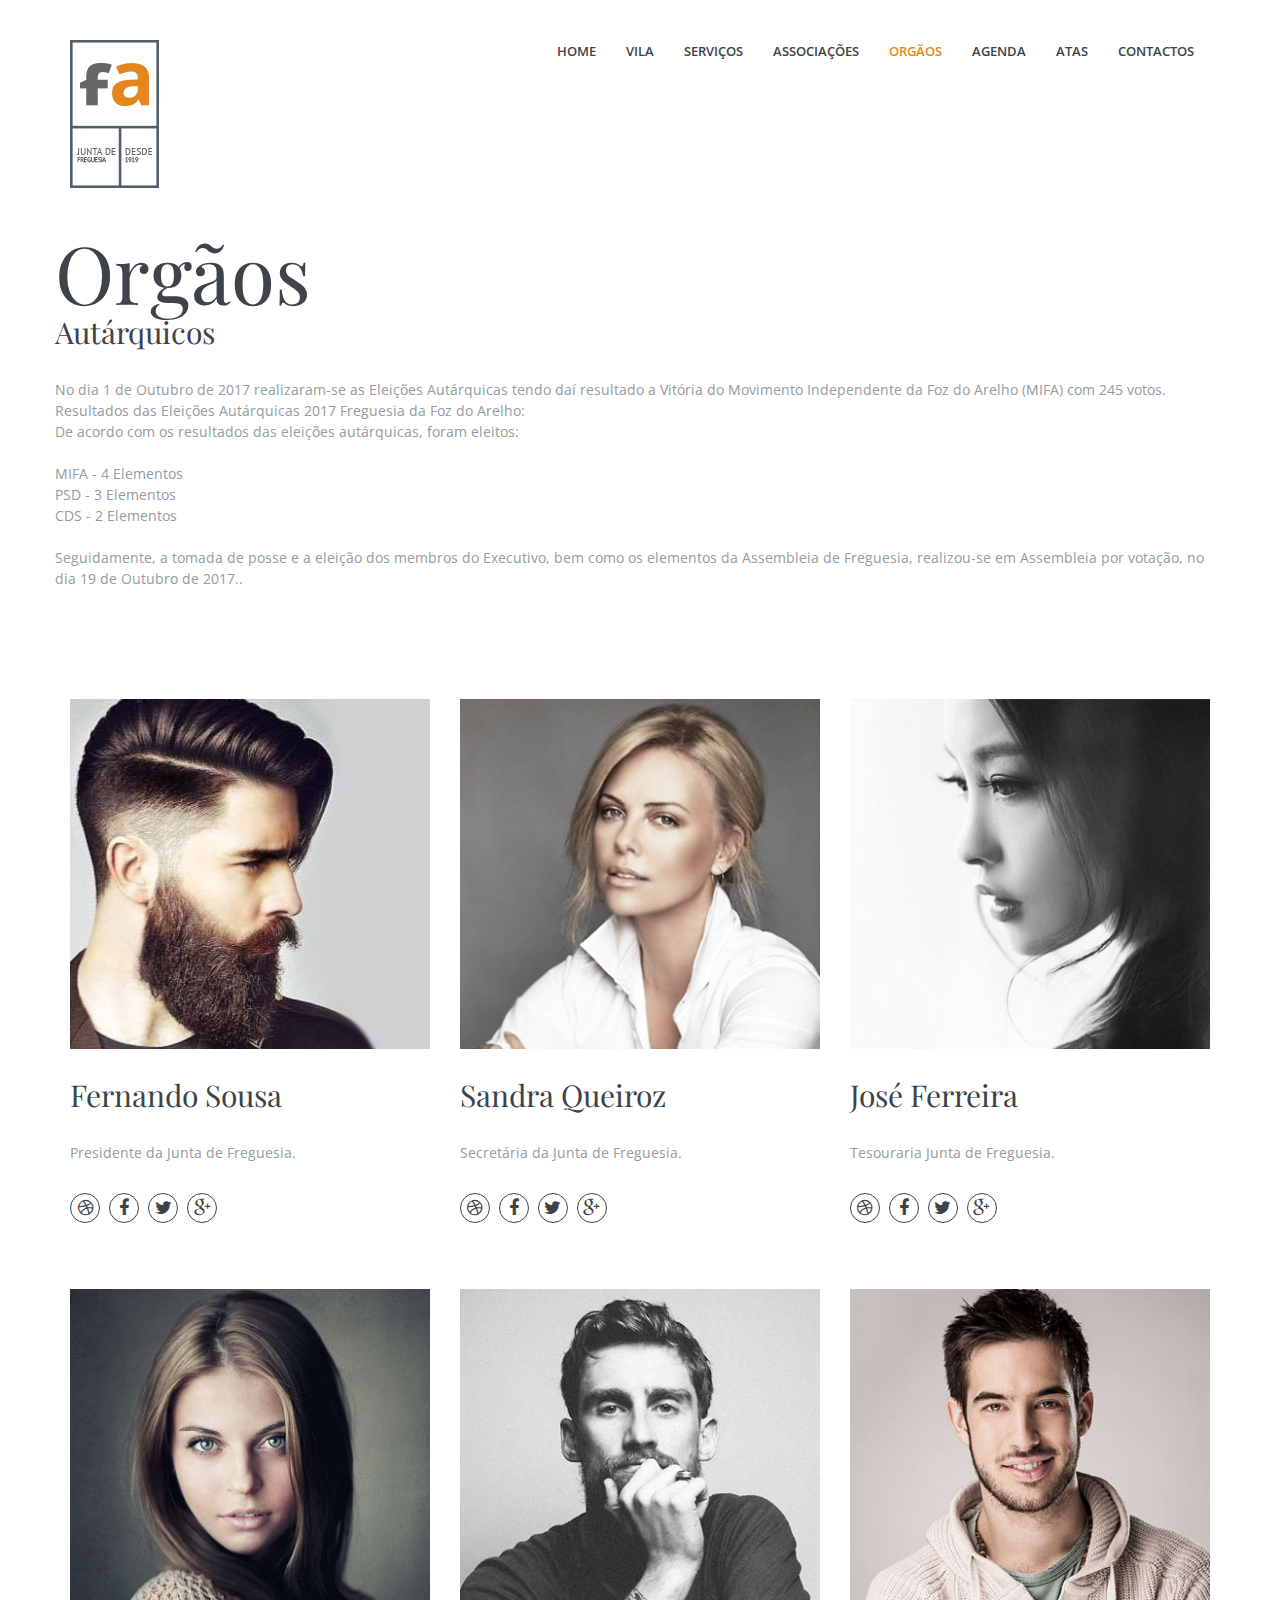
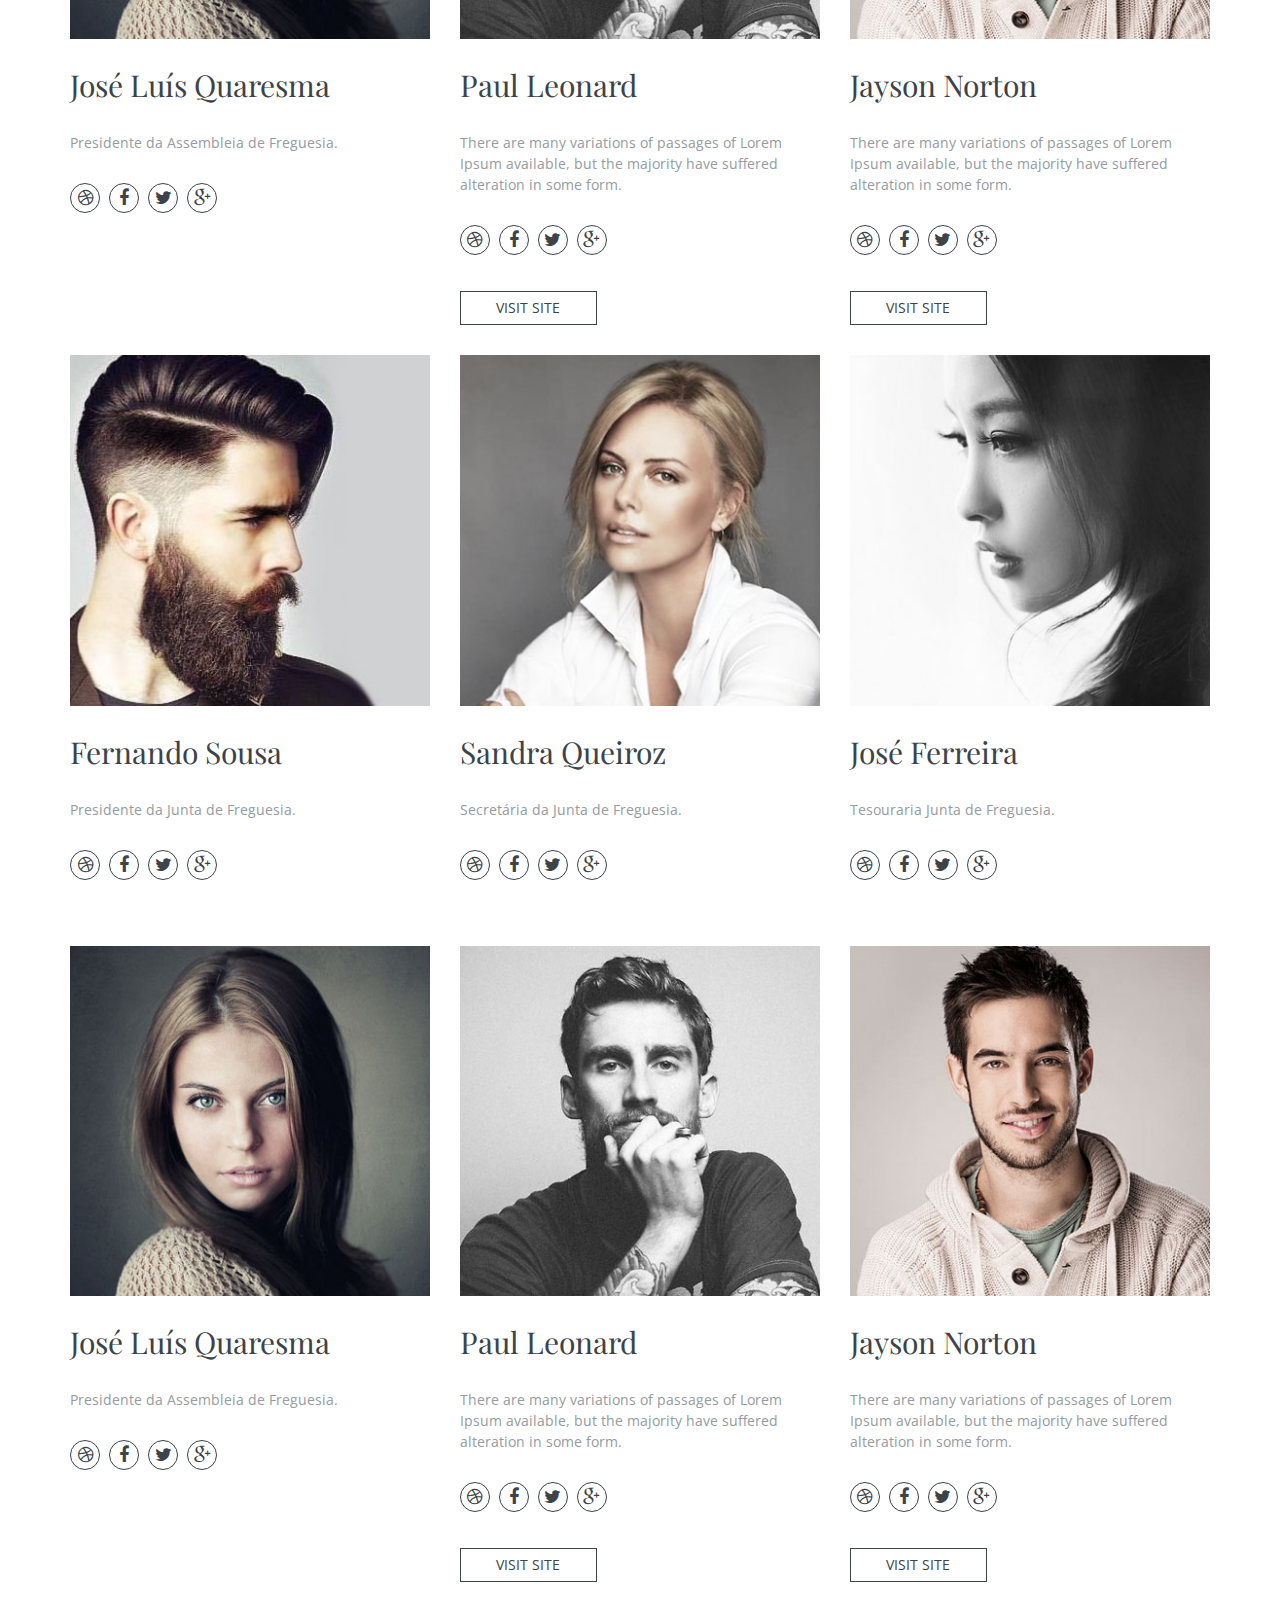
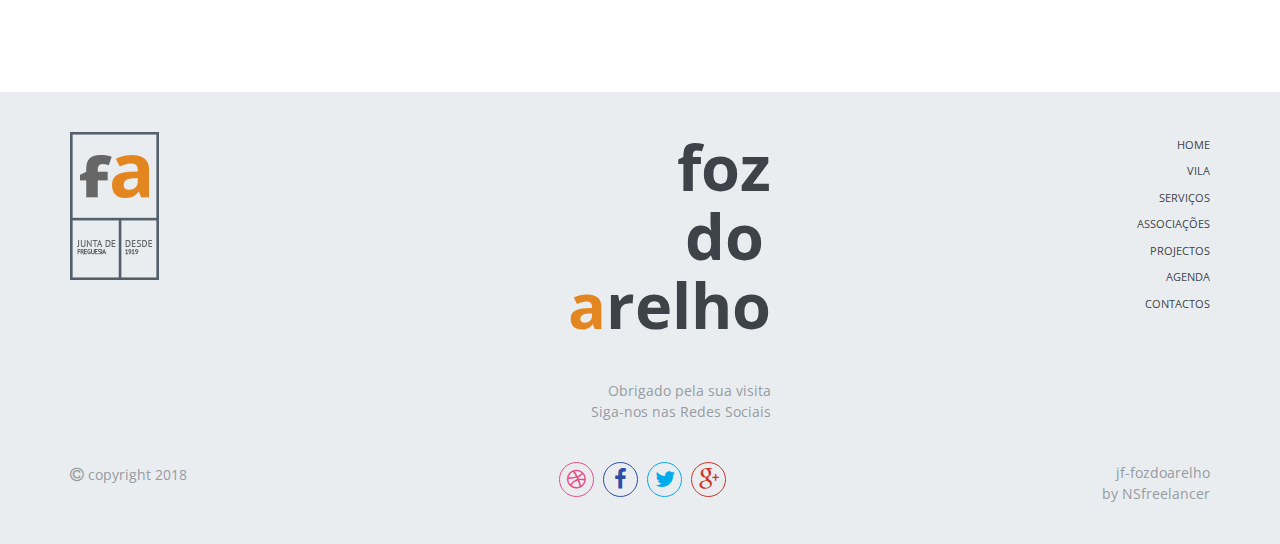
<file: teamDetails.html>
<!doctype html>
<html class="no-js" lang="">

<head>
  <meta charset="utf-8">
  <meta name="description" content="">
  <meta name="viewport" content="width=device-width, initial-scale=1">
  <title>jf-fozdoarelho</title>
  <link rel="apple-touch-icon" sizes="57x57" href="images/icons/favicons/apple-icon-57x57.png">
  <link rel="apple-touch-icon" sizes="60x60" href="images/icons/favicons/apple-icon-60x60.png">
  <link rel="apple-touch-icon" sizes="72x72" href="images/icons/favicons/apple-icon-72x72.png">
  <link rel="apple-touch-icon" sizes="76x76" href="images/icons/favicons/apple-icon-76x76.png">
  <link rel="apple-touch-icon" sizes="114x114" href="images/icons/favicons/apple-icon-114x114.png">
  <link rel="apple-touch-icon" sizes="120x120" href="images/icons/favicons/apple-icon-120x120.png">
  <link rel="apple-touch-icon" sizes="144x144" href="images/icons/favicons/apple-icon-144x144.png">
  <link rel="apple-touch-icon" sizes="152x152" href="images/icons/favicons/apple-icon-152x152.png">
  <link rel="apple-touch-icon" sizes="180x180" href="images/icons/favicons/apple-icon-180x180.png">
  <link rel="icon" type="image/png" sizes="192x192" href="images/icons/favicons/android-icon-192x192.png">
  <link rel="icon" type="image/png" sizes="32x32" href="images/icons/favicons/favicon-32x32.png">
  <link rel="icon" type="image/png" sizes="96x96" href="images/icons/favicons/favicon-96x96.png">
  <link rel="icon" type="image/png" sizes="16x16" href="images/icons/favicons/favicon-16x16.png">
  <link rel="manifest" href="images/icons/favicons/manifest.json">
  <meta name="msapplication-TileColor" content="#ffffff">
  <meta name="msapplication-TileImage" content="images/icons/favicons/ms-icon-144x144.png">
  <meta name="theme-color" content="#ffffff">
  <link rel="stylesheet" href="styles/vendor.css">
  <link rel="stylesheet" href="styles/main.css">
  <script src="scripts/vendor/modernizr.js"></script>
</head>

<body>
  <!--[if lt IE 10]>
      <p class="browserupgrade">You are using an <strong>outdated</strong> browser. Please <a href="http://browsehappy.com/">upgrade your browser</a> to improve your experience.</p>
    <![endif]-->
  <!-- <div class="all-pageWrap"  id="pt-main" class="pt-perspective"> -->


  <div class="teamDetails">

    <div class="wrapper-body">

      <header class="servicepage">
        <div class="container">
          <div class="row">
            <div class="logo-wrap" data-menuanchor="mainPage">
              <a href="index.html#mainPage">
                  <img src="images/logo-2.png" alt="image">
                </a>
            </div>

            <nav class="navbar">
              <div class="nav-wrapper">
                <div class="navbar-header">
                  <button type="button" class="navbar-toggle">
                        <span class="sr-only">Toggle navigation</span>
                        <span class="icon-bar"></span>
                        <span class="icon-bar"></span>
                        <span class="icon-bar"></span>
                      </button>
                </div>
                <div class="overlay"></div>
                <div class="nav-menu">
                  <a class="close-menu">
                        <img src="images/icons/crossOrange.png" alt="image">
                      </a>
                  <ul class="nav navbar-nav">
                    <li data-menuanchor="mainPage">
                      <a href="index.html#mainPage">
                            <span data-hover="Home">Home</span>
                          </a>
                    </li>
                    <li data-menuanchor="aboutPage">
                      <a href="index.html#aboutPage">
                          <span data-hover="Vila">Vila</span>
                          </a>
                    </li>
                    <li data-menuanchor="servicepage">
                      <a href="index.html#servicepage">
                          <span data-hover="Serviços">Serviços</span>
                          </a>
                    </li>
                    <li>
                      <a href="workDetails.html">
                          <span data-hover="Associações">Associações</span>
                          </a>
                    </li>
                    <li data-menuanchor="teampage">
                      <a href="index.html#teampage" class="active">
                          <span data-hover="Orgãos">Orgãos</span>
                          </a>
                    </li>
                    <li data-menuanchor="blogpage">
                      <a href="index.html#blogpage">
                          <span data-hover="Agenda">Agenda</span>
                          </a>
                    </li>
                    <li data-menuanchor="productonepage">
                      <a href="index.html#productonepage">
                          <span data-hover="Atas">Atas</span>
                          </a>
                    </li>
                    <li data-menuanchor="contactpage">
                      <a href="index.html#contactpage">
                          <span data-hover="Contactos">Contactos</span>
                          </a>
                    </li>
                  </ul>
                </div>
              </div>
            </nav>

          </div>
        </div>
      </header>
      <section class="body-wrap clearfix">
        <div class="container">
          <div class="row">
            <!-- <a class="prev-btn team-prev">Go Back</a> -->
            <h4>Orgãos</h4>
            <h5>Autárquicos</h5>
            <p class="opnsans">No dia 1 de Outubro de 2017 realizaram-se as Eleições Autárquicas tendo daí resultado a Vitória do Movimento Independente da Foz do Arelho (MIFA) com 245 votos.
              <br> Resultados das Eleições Autárquicas 2017 Freguesia da Foz do Arelho:
              <br> De acordo com os resultados das eleições autárquicas, foram eleitos:
              <br>
              <br> MIFA - 4 Elementos<br> PSD - 3 Elementos<br> CDS - 2 Elementos<br>
              <br> Seguidamente, a tomada de posse e a eleição dos membros do Executivo, bem como os elementos da Assembleia de Freguesia, realizou-se em Assembleia por votação, no dia 19 de Outubro de 2017.. </p>
            <div class="team-wrap clearfix">
              <!-- Presidente (Fernando)-->
              <div class="team-container">
                <div class="team-dtl clearfix clearfix">
                  <div class="team-fig">
                    <img src="images/team/teamd1.jpg" alt="image">
                  </div>
                  <div class="team-info">
                    <h5>Fernando Sousa</h5>
                    <p class="opnsans">
                      Presidente da Junta de Freguesia.
                    </p>
                    <div class="team-social">
                      <a href="#" class="icon"><i class="fa fa-dribbble"></i></a>
                      <a href="#" class="icon"><i class="fa fa-facebook"></i></a>
                      <a href="#" class="icon"><i class="fa fa-twitter"></i></a>
                      <a href="#" class="icon"><i class="fa fa-google-plus"></i></a>
                    </div>
                  </div>
                </div>
              </div>
              <!-- Secretária (Sandra)-->
              <div class="team-container">
                <div class="team-dtl clearfix">
                  <div class="team-fig">
                    <img src="images/team/teamd2.jpg" alt="image">
                  </div>
                  <div class="team-info">
                    <h5>Sandra Queiroz</h5>
                    <p class="opnsans">
                      Secretária da Junta de Freguesia.
                    </p>
                    <div class="team-social">
                      <a href="#" class="icon"><i class="fa fa-dribbble"></i></a>
                      <a href="#" class="icon"><i class="fa fa-facebook"></i></a>
                      <a href="#" class="icon"><i class="fa fa-twitter"></i></a>
                      <a href="#" class="icon"><i class="fa fa-google-plus"></i></a>
                    </div>
                  </div>
                </div>
              </div>
              <!-- Tesoureiro (J. Frerreira)-->
              <div class="team-container">
                <div class="team-dtl clearfix">
                  <div class="team-fig">
                    <img src="images/team/teamd3.jpg" alt="image">
                  </div>
                  <div class="team-info">
                    <h5>José Ferreira</h5>
                    <p class="opnsans">
                      Tesouraria Junta de Freguesia.
                    </p>
                    <div class="team-social">
                      <a href="#" class="icon"><i class="fa fa-dribbble"></i></a>
                      <a href="#" class="icon"><i class="fa fa-facebook"></i></a>
                      <a href="#" class="icon"><i class="fa fa-twitter"></i></a>
                      <a href="#" class="icon"><i class="fa fa-google-plus"></i></a>
                    </div>
                  </div>
                </div>
              </div>
              <!-- Presidente Assembleia (J. Luís)-->
              <div class="team-container">
                <div class="team-dtl clearfix">
                  <div class="team-fig">
                    <img src="images/team/teamd4.jpg" alt="image">
                  </div>
                  <div class="team-info">
                    <h5>José Luís Quaresma</h5>
                    <p class="opnsans">
                      Presidente da Assembleia de Freguesia.
                    </p>
                    <div class="team-social">
                      <a href="#" class="icon"><i class="fa fa-dribbble"></i></a>
                      <a href="#" class="icon"><i class="fa fa-facebook"></i></a>
                      <a href="#" class="icon"><i class="fa fa-twitter"></i></a>
                      <a href="#" class="icon"><i class="fa fa-google-plus"></i></a>
                    </div>
                  </div>
                </div>
              </div>
              <!-- -->
              <div class="team-container">
                <div class="team-dtl clearfix">
                  <div class="team-fig">
                    <img src="images/team/teamd5.jpg" alt="image">
                  </div>
                  <div class="team-info">
                    <h5>Paul Leonard</h5>
                    <p class="opnsans">
                      There are many variations of passages of Lorem Ipsum available, but the majority have suffered alteration in some form.
                    </p>
                    <div class="team-social">
                      <a href="#" class="icon"><i class="fa fa-dribbble"></i></a>
                      <a href="#" class="icon"><i class="fa fa-facebook"></i></a>
                      <a href="#" class="icon"><i class="fa fa-twitter"></i></a>
                      <a href="#" class="icon"><i class="fa fa-google-plus"></i></a>
                    </div>
                    <a href="#" class="btn btn-greyline">visit site</a>
                  </div>
                </div>
              </div>
              <!-- -->
              <div class="team-container">
                <div class="team-dtl clearfix">
                  <div class="team-fig">
                    <img src="images/team/teamd6.jpg" alt="image">
                  </div>
                  <div class="team-info">
                    <h5>Jayson Norton</h5>
                    <p class="opnsans">
                      There are many variations of passages of Lorem Ipsum available, but the majority have suffered alteration in some form.
                    </p>
                    <div class="team-social">
                      <a href="#" class="icon"><i class="fa fa-dribbble"></i></a>
                      <a href="#" class="icon"><i class="fa fa-facebook"></i></a>
                      <a href="#" class="icon"><i class="fa fa-twitter"></i></a>
                      <a href="#" class="icon"><i class="fa fa-google-plus"></i></a>
                    </div>
                    <a href="#" class="btn btn-greyline">visit site</a>
                  </div>
                </div>
              </div>
              <!-- -->
              <div class="team-container">
                <div class="team-dtl clearfix clearfix">
                  <div class="team-fig">
                    <img src="images/team/teamd1.jpg" alt="image">
                  </div>
                  <div class="team-info">
                    <h5>Fernando Sousa</h5>
                    <p class="opnsans">
                      Presidente da Junta de Freguesia.
                    </p>
                    <div class="team-social">
                      <a href="#" class="icon"><i class="fa fa-dribbble"></i></a>
                      <a href="#" class="icon"><i class="fa fa-facebook"></i></a>
                      <a href="#" class="icon"><i class="fa fa-twitter"></i></a>
                      <a href="#" class="icon"><i class="fa fa-google-plus"></i></a>
                    </div>
                  </div>
                </div>
              </div>
              <!-- -->
              <div class="team-container">
                <div class="team-dtl clearfix">
                  <div class="team-fig">
                    <img src="images/team/teamd2.jpg" alt="image">
                  </div>
                  <div class="team-info">
                    <h5>Sandra Queiroz</h5>
                    <p class="opnsans">
                      Secretária da Junta de Freguesia.
                    </p>
                    <div class="team-social">
                      <a href="#" class="icon"><i class="fa fa-dribbble"></i></a>
                      <a href="#" class="icon"><i class="fa fa-facebook"></i></a>
                      <a href="#" class="icon"><i class="fa fa-twitter"></i></a>
                      <a href="#" class="icon"><i class="fa fa-google-plus"></i></a>
                    </div>
                  </div>
                </div>
              </div>
              <!-- -->
              <div class="team-container">
                <div class="team-dtl clearfix">
                  <div class="team-fig">
                    <img src="images/team/teamd3.jpg" alt="image">
                  </div>
                  <div class="team-info">
                    <h5>José Ferreira</h5>
                    <p class="opnsans">
                      Tesouraria Junta de Freguesia.
                    </p>
                    <div class="team-social">
                      <a href="#" class="icon"><i class="fa fa-dribbble"></i></a>
                      <a href="#" class="icon"><i class="fa fa-facebook"></i></a>
                      <a href="#" class="icon"><i class="fa fa-twitter"></i></a>
                      <a href="#" class="icon"><i class="fa fa-google-plus"></i></a>
                    </div>
                  </div>
                </div>
              </div>
              <!-- -->
              <div class="team-container">
                <div class="team-dtl clearfix">
                  <div class="team-fig">
                    <img src="images/team/teamd4.jpg" alt="image">
                  </div>
                  <div class="team-info">
                    <h5>José Luís Quaresma</h5>
                    <p class="opnsans">
                      Presidente da Assembleia de Freguesia.
                    </p>
                    <div class="team-social">
                      <a href="#" class="icon"><i class="fa fa-dribbble"></i></a>
                      <a href="#" class="icon"><i class="fa fa-facebook"></i></a>
                      <a href="#" class="icon"><i class="fa fa-twitter"></i></a>
                      <a href="#" class="icon"><i class="fa fa-google-plus"></i></a>
                    </div>
                  </div>
                </div>
              </div>
              <!-- -->
              <div class="team-container">
                <div class="team-dtl clearfix">
                  <div class="team-fig">
                    <img src="images/team/teamd5.jpg" alt="image">
                  </div>
                  <div class="team-info">
                    <h5>Paul Leonard</h5>
                    <p class="opnsans">
                      There are many variations of passages of Lorem Ipsum available, but the majority have suffered alteration in some form.
                    </p>
                    <div class="team-social">
                      <a href="#" class="icon"><i class="fa fa-dribbble"></i></a>
                      <a href="#" class="icon"><i class="fa fa-facebook"></i></a>
                      <a href="#" class="icon"><i class="fa fa-twitter"></i></a>
                      <a href="#" class="icon"><i class="fa fa-google-plus"></i></a>
                    </div>
                    <a href="#" class="btn btn-greyline">visit site</a>
                  </div>
                </div>
              </div>
              <!-- -->
              <div class="team-container">
                <div class="team-dtl clearfix">
                  <div class="team-fig">
                    <img src="images/team/teamd6.jpg" alt="image">
                  </div>
                  <div class="team-info">
                    <h5>Jayson Norton</h5>
                    <p class="opnsans">
                      There are many variations of passages of Lorem Ipsum available, but the majority have suffered alteration in some form.
                    </p>
                    <div class="team-social">
                      <a href="#" class="icon"><i class="fa fa-dribbble"></i></a>
                      <a href="#" class="icon"><i class="fa fa-facebook"></i></a>
                      <a href="#" class="icon"><i class="fa fa-twitter"></i></a>
                      <a href="#" class="icon"><i class="fa fa-google-plus"></i></a>
                    </div>
                    <a href="#" class="btn btn-greyline">visit site</a>
                  </div>
                </div>
              </div>
            </div>
          </div>
        </div>
      </section>
     <footer>
        <div class="container">
          <div class="row">
            <div class="footer-upper clearfix">
              <div class="fig footernav" data-menuanchor="mainPage">
                <a href="index.html#mainPage" >
                  <img src="images/logo-2.png" alt="image">
                </a>
              </div>
              <div class="content">
                <div class="footer-headline clearfix">
                  <h4>foz<br>do</h4>
                  <h4>arelho</h4>
                </div>
                <p class="opnsans clearfix">Obrigado pela sua visita<br> Siga-nos nas Redes Sociais </p>
              </div>
              <div class="fig footernav">
                <ul>
                  <li data-menuanchor="mainPage" >
                    <a href="index.html#mainPage">Home</a>
                  </li>
                  <li data-menuanchor="aboutPage" >
                    <a href="index.html#aboutPage">Vila</a>
                  </li>
                  <li data-menuanchor="servicepage">
                    <a href="index.html#servicepage">Serviços</a>
                  </li>
                  <li data-menuanchor="workpage">
                    <a href="index.html#workpage">Associações</a>
                  </li>
                  <li data-menuanchor="careerpage">
                    <a href="index.html#careerpage">Projectos</a>
                  </li>
                  <li data-menuanchor="blogpage">
                    <a href="index.html#blogpage">Agenda</a>
                  </li>
                  <li data-menuanchor="contactpage">
                    <a href="index.html#contactpage">Contactos</a>
                  </li>
                </ul>
              </div>
            </div>
            <div class="footer-lower clearfix">
              <div class="fig">
                <a href="#">
                  <i class="fa fa-copyright"></i>
                  <span class="opnsans">copyright 2018</span>
                </a>
              </div>
              <div class="content">
                <div class="social">
                  <a href="#"><i class="fa fa-dribbble"></i></a>
                  <a href="#"><i class="fa fa-facebook"></i></a>
                  <a href="#"><i class="fa fa-twitter"></i></a>
                  <a href="#"><i class="fa fa-google-plus"></i></a>
                </div>
              </div>
              <div class="fig">
                <p class="opnsans">jf-fozdoarelho<br>by NSfreelancer</p>
              </div>
            </div>
          </div>
        </div>
      </footer>
    </div>
  </div>
  <script src="scripts/vendor.js"></script>
  <script src="scripts/plugins.js"></script>
  <script src="scripts/main.js"></script>
</body>
</html>
</file>
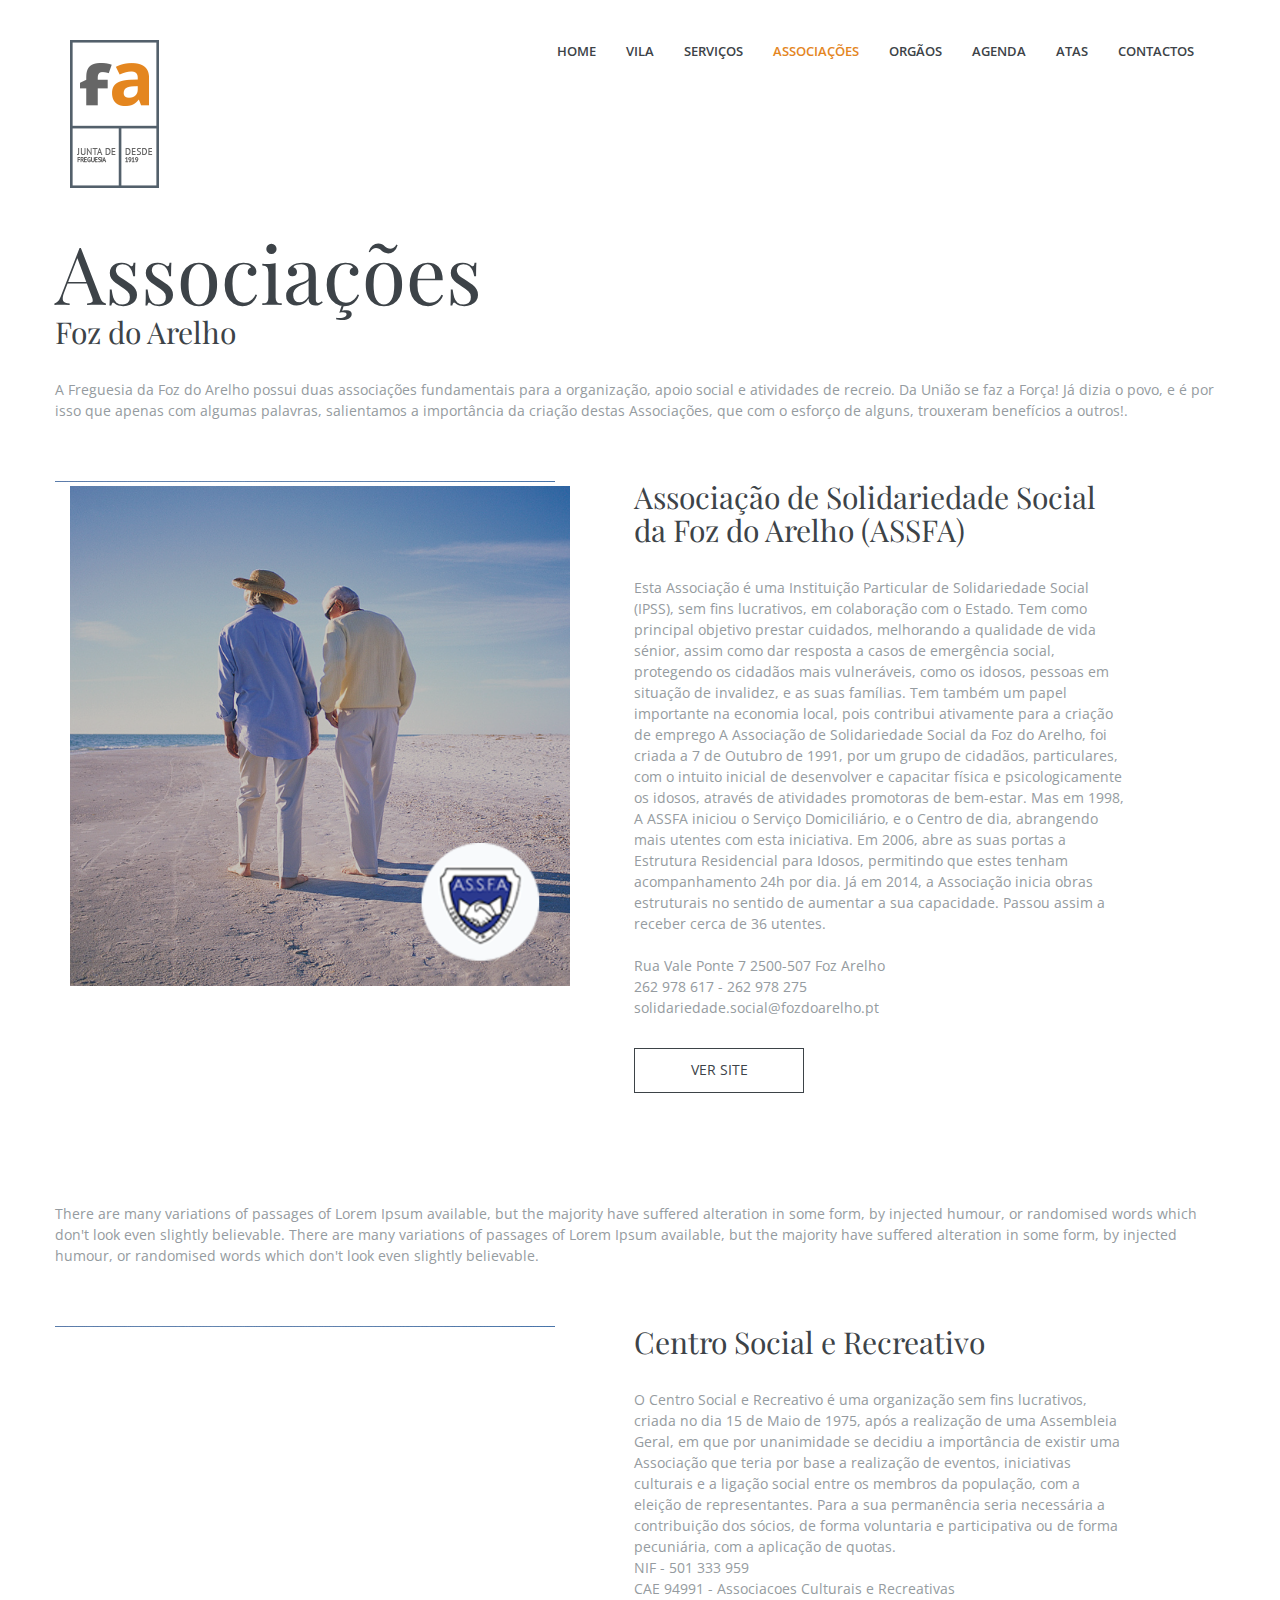
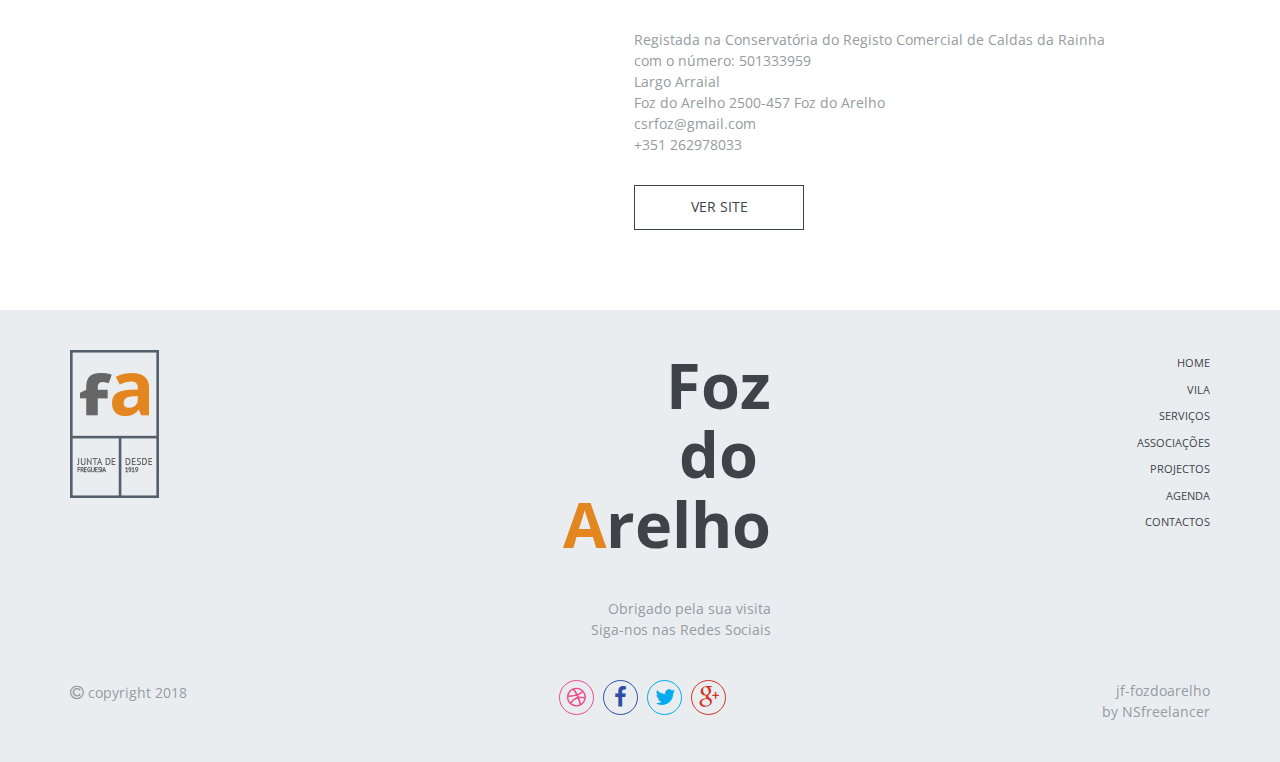
<file: workDetails.html>
<!doctype html>
<html class="no-js" lang="">
  <head>
    <meta charset="utf-8">
    <meta name="description" content="">
    <meta name="viewport" content="width=device-width, initial-scale=1">
    <title>jf-fozdoarelho</title>
    <!-- favicon.ico -->
    <link rel="apple-touch-icon" sizes="57x57" href="images/icons/favicons/apple-icon-57x57.png">
    <link rel="apple-touch-icon" sizes="60x60" href="images/icons/favicons/apple-icon-60x60.png">
    <link rel="apple-touch-icon" sizes="72x72" href="images/icons/favicons/apple-icon-72x72.png">
    <link rel="apple-touch-icon" sizes="76x76" href="images/icons/favicons/apple-icon-76x76.png">
    <link rel="apple-touch-icon" sizes="114x114" href="images/icons/favicons/apple-icon-114x114.png">
    <link rel="apple-touch-icon" sizes="120x120" href="images/icons/favicons/apple-icon-120x120.png">
    <link rel="apple-touch-icon" sizes="144x144" href="images/icons/favicons/apple-icon-144x144.png">
    <link rel="apple-touch-icon" sizes="152x152" href="images/icons/favicons/apple-icon-152x152.png">
    <link rel="apple-touch-icon" sizes="180x180" href="images/icons/favicons/apple-icon-180x180.png">
    <link rel="icon" type="image/png" sizes="192x192" href="images/icons/favicons/android-icon-192x192.png">
    <link rel="icon" type="image/png" sizes="32x32" href="images/icons/favicons/favicon-32x32.png">
    <link rel="icon" type="image/png" sizes="96x96" href="images/icons/favicons/favicon-96x96.png">
    <link rel="icon" type="image/png" sizes="16x16" href="images/icons/favicons/favicon-16x16.png">
    <link rel="manifest" href="images/icons/favicons/manifest.json">
    <meta name="msapplication-TileColor" content="#ffffff">
    <meta name="msapplication-TileImage" content="images/icons/favicons/ms-icon-144x144.png">
    <meta name="theme-color" content="#ffffff">
    <link rel="stylesheet" href="styles/vendor.css">
    <link rel="stylesheet" href="styles/main.css">
    <script src="scripts/vendor/modernizr.js"></script>
  </head>
  <body>
    <!--[if lt IE 10]>
      <p class="browserupgrade">You are using an <strong>outdated</strong> browser. Please <a href="http://browsehappy.com/">upgrade your browser</a> to improve your experience.</p>
    <![endif]-->
    <!-- <div class="all-pageWrap"  id="pt-main" class="pt-perspective"> -->


        <div  class="workDetails">

            <div class="wrapper-body ">
              <header class="servicepage">
                <div class="container">
                  <div class="row">
                    <div class="logo-wrap" data-menuanchor="mainPage">
                    <a href="index.html#mainPage">
                      <img src="images/logo-2.png" alt="image">
                    </a>
                    </div>

                         <nav class="navbar">
              <div class="nav-wrapper">
                <div class="navbar-header">
                  <button type="button" class="navbar-toggle">
                        <span class="sr-only">Toggle navigation</span>
                        <span class="icon-bar"></span>
                        <span class="icon-bar"></span>
                        <span class="icon-bar"></span>
                      </button>
                </div>
                <div class="overlay"></div>
                <div class="nav-menu">
                  <a class="close-menu">
                        <img src="images/icons/crossOrange.png" alt="image">
                      </a>
                  <ul class="nav navbar-nav">
                    <li data-menuanchor="mainPage">
                      <a href="index.html#mainPage">
                            <span data-hover="Home">Home</span>
                          </a>
                    </li>
                    <li data-menuanchor="aboutPage">
                      <a href="index.html#aboutPage">
                          <span data-hover="Vila">Vila</span>
                          </a>
                    </li>
                    <li data-menuanchor="servicepage">
                      <a href="index.html#servicepage">
                          <span data-hover="Serviços">Serviços</span>
                          </a>
                    </li>
                    <li>
                      <a href="index.html#workpage"  class="active">
                          <span data-hover="Associações">Associações</span>
                          </a>
                    </li>
                    <li data-menuanchor="teampage">
                      <a href="index.html#teampage">
                          <span data-hover="Orgãos">Orgãos</span>
                          </a>
                    </li>
                    <li data-menuanchor="blogpage">
                      <a href="index.html#blogpage">
                          <span data-hover="Agenda">Agenda</span>
                          </a>
                    </li>
                    <li data-menuanchor="productonepage">
                      <a href="index.html#productonepage">
                          <span data-hover="Atas">Atas</span>
                          </a>
                    </li>
                    <li data-menuanchor="contactpage">
                      <a href="index.html#contactpage">
                          <span data-hover="Contactos">Contactos</span>
                          </a>
                    </li>
                  </ul>
                </div>
              </div>
            </nav>

                  </div>
                </div>
              </header>
              <section class="body-wrap clearfix">
                <div class="container">

                  <div class="row">
                    <!-- <a class="prev-btn work-prev">Go Back</a> -->
                    <h4>Associações</h4>
                    <h5>Foz do Arelho</h5>
                    <p class="opnsans">A Freguesia da Foz do Arelho possui duas associações fundamentais para a organização, apoio social e atividades de recreio.
                    Da União se faz a Força! Já dizia o povo, e é por isso que apenas com algumas palavras, salientamos a importância da criação destas Associações, que com o esforço de alguns, trouxeram benefícios a outros!. </p>
                    <div class="product clearfix">
                      <div class="product-holder">
                        <div class="product-fig">
                          <img src="images/work/assd.png" alt="image" id="workimg">
                        </div>
                      </div>
                      <div class="product-holder">
                        <div class="product-details">
                          <h5>Associação de Solidariedade Social da Foz do Arelho (ASSFA)</h5>
                          <p class="opnsans">Esta Associação é uma Instituição Particular de Solidariedade Social (IPSS), sem fins lucrativos, em colaboração com o Estado.
                            Tem como principal objetivo prestar cuidados, melhorando a qualidade de vida sénior, assim como dar resposta a casos de emergência social, protegendo os cidadãos mais vulneráveis, como os idosos, pessoas em situação de invalidez, e as suas famílias.
                            Tem também um papel importante na economia local, pois contribui ativamente para a criação de emprego
                            A Associação de Solidariedade Social da Foz do Arelho, foi criada a 7 de Outubro de 1991, por um grupo de cidadãos, particulares, com o intuito inicial de desenvolver e capacitar física e psicologicamente os idosos, através de atividades promotoras de bem-estar.
                            Mas em 1998, A ASSFA iniciou o Serviço Domiciliário, e o Centro de dia, abrangendo mais utentes com esta iniciativa.
                            Em 2006, abre as suas portas a Estrutura Residencial para Idosos, permitindo que estes tenham acompanhamento 24h por dia.
                            Já em 2014, a Associação inicia obras estruturais no sentido de aumentar a sua capacidade. Passou assim a receber cerca de 36 utentes. <br>
                            <br>
                            Rua Vale Ponte 7  2500-507 Foz Arelho <br>
                            262 978 617 - 262 978 275 <br>
                            solidariedade.social@fozdoarelho.pt </p>
                           <a href="http://www.assfozdoarelho.com" class="btn btn-greyline">ver site</a>
                        </div>
                      </div>
                    </div>
                  </div>
                  <div class="row">
                    <p class="opnsans">There are many variations of passages of Lorem Ipsum available, but the majority have suffered alteration in some form, by injected humour, or randomised words which don't look even slightly believable. There are many variations of passages of Lorem Ipsum available, but the majority have suffered alteration in some form, by injected humour, or randomised words which don't look even slightly believable. </p>
                    <div class="product clearfix">
                      <div class="product-holder">
                        <div class="product-fig">
                          <img src="images/work/coffee_glass.png" alt="image">
                        </div>
                      </div>
                      <div class="product-holder">
                        <div class="product-details">
                          <h5>Centro Social e Recreativo</h5>
                          <p class="opnsans">O Centro Social e Recreativo é uma organização sem fins lucrativos, criada no dia 15 de Maio de 1975, após a realização de uma Assembleia Geral, em que por unanimidade se decidiu a importância de existir uma Associação que teria por base a realização de eventos, iniciativas culturais e a ligação social entre os membros da população, com a eleição de representantes.
                            Para a sua permanência seria necessária a contribuição dos sócios, de forma voluntaria e participativa ou de forma pecuniária, com a aplicação de quotas. <br>
                            NIF - 501 333 959 <br>
                            CAE 94991 - Associacoes Culturais e Recreativas <br>
                            <p class="opnsans">Registada na Conservatória do Registo Comercial de Caldas da Rainha com o número: 501333959 <br>
                            Largo Arraial <br>
                            Foz do Arelho 2500-457 Foz do Arelho <br>
                            csrfoz@gmail.com <br>
                            +351 262978033 <br>
                            </p>
                           <a href="https://www.facebook.com/pg/centrosocial.fozdoarelho/about/?ref=page_internal" class="btn btn-greyline">ver site</a>
                        </div>
                      </div>
                    </div>
                  </div>
                </div>
              </section>

             <footer>
                <div class="container">
                  <div class="row">
                    <div class="footer-upper clearfix">
                      <div class="fig footernav" data-menuanchor="mainPage">
                        <a href="index.html#mainPage" >
                          <img src="images/logo-2.png" alt="image">
                        </a>
                      </div>
                      <div class="content">
                        <div class="footer-headline clearfix">
                          <h4>Foz<br>do</h4>
                          <h4>Arelho</h4>
                        </div>
                        <p class="opnsans clearfix">Obrigado pela sua visita<br> Siga-nos nas Redes Sociais </p>
                      </div>
                      <div class="fig footernav">
                        <ul>
                          <li data-menuanchor="mainPage" >
                            <a href="index.html#mainPage">Home</a>
                          </li>
                          <li data-menuanchor="aboutPage" >
                            <a href="index.html#aboutPage">Vila</a>
                          </li>
                          <li data-menuanchor="servicepage">
                            <a href="index.html#servicepage">Serviços</a>
                          </li>
                          <li data-menuanchor="workpage">
                            <a href="index.html#workpage">Associações</a>
                          </li>
                          <li data-menuanchor="careerpage">
                            <a href="index.html#careerpage">Projectos</a>
                          </li>
                          <li data-menuanchor="blogpage">
                            <a href="index.html#blogpage">Agenda</a>
                          </li>
                          <li data-menuanchor="contactpage">
                            <a href="index.html#contactpage">Contactos</a>
                          </li>
                        </ul>
                      </div>
                    </div>
                    <div class="footer-lower clearfix">
                      <div class="fig">
                        <a href="#">
                          <i class="fa fa-copyright"></i>
                          <span class="opnsans">copyright 2018</span>
                        </a>
                      </div>
                      <div class="content">
                        <div class="social">
                          <a href="#"><i class="fa fa-dribbble"></i></a>
                          <a href="#"><i class="fa fa-facebook"></i></a>
                          <a href="#"><i class="fa fa-twitter"></i></a>
                          <a href="#"><i class="fa fa-google-plus"></i></a>
                        </div>
                      </div>
                      <div class="fig">
                        <p class="opnsans">jf-fozdoarelho<br>by NSfreelancer</p>
                      </div>
                    </div>
                  </div>
                </div>
              </footer>

            </div>
        </div>





    <script src="scripts/vendor.js"></script>

        <script src="scripts/plugins.js"></script>

        <script src="scripts/main.js"></script>

</body>
</html>
</file>
<file: styles/main.css>
@charset "UTF-8";
/*Template Name: Awesome Ideas
Author: Manisha Sen 
Version: 1.0.0
Primary use:general
Tags: responsive, html5 template, landing, business, application, corporate, bootstrap3
*/
/* ------------------------------------------ */
/*             TABLE OF CONTENTS
/* ------------------------------------------ */
/* body */
/*   01 + General & Basic Styles  
      + BUTTON variable different type 
      +headline 
      +paragraph
      +anchor
      + COMMON HEADING
   */
/*   02 - Header                   */
/*   03 - about                   */
/*   04 - service               */
/*   05 - work            */
/*   06 - team                  */
/*   07 - join team          */
/*   08 - blog          */
/*   09 - contact    */
/*!
 * Bootstrap v3.3.6 (http://getbootstrap.com)
 * Copyright 2011-2015 Twitter, Inc.
 * Licensed under MIT (https://github.com/twbs/bootstrap/blob/master/LICENSE)
 */
/*! normalize.css v3.0.3 | MIT License | github.com/necolas/normalize.css */
@import url("http://fonts.googleapis.com/css?family=Open+Sans:400italic,400,600,300,700");
@import url("http://fonts.googleapis.com/css?family=Playfair+Display:400,700,900");
@import url("http://fonts.googleapis.com/css?family=Lato:300,400,700,900");
@import url("https://fonts.googleapis.com/css?family=Roboto:400,100,100italic,300,300italic,400italic,500,500italic,700,700italic,900,900italic");
html {
  font-family: sans-serif;
  -ms-text-size-adjust: 100%;
  -webkit-text-size-adjust: 100%; }

body {
  margin: 0; }

article,
aside,
details,
figcaption,
figure,
footer,
header,
hgroup,
main,
menu,
nav,
section,
summary {
  display: block; }

audio,
canvas,
progress,
video {
  display: inline-block;
  vertical-align: baseline; }

audio:not([controls]) {
  display: none;
  height: 0; }

[hidden],
template {
  display: none; }

a {
  background-color: transparent; }

a:active,
a:hover {
  outline: 0; }

abbr[title] {
  border-bottom: 1px dotted; }

b,
strong {
  font-weight: bold; }

dfn {
  font-style: italic; }

h1 {
  font-size: 2em;
  margin: 0.67em 0; }

mark {
  background: #ff0;
  color: #000; }

small {
  font-size: 80%; }

sub,
sup {
  font-size: 75%;
  line-height: 0;
  position: relative;
  vertical-align: baseline; }

sup {
  top: -0.5em; }

sub {
  bottom: -0.25em; }

img {
  border: 0; }

svg:not(:root) {
  overflow: hidden; }

figure {
  margin: 1em 40px; }

hr {
  box-sizing: content-box;
  height: 0; }

pre {
  overflow: auto; }

code,
kbd,
pre,
samp {
  font-family: monospace, monospace;
  font-size: 1em; }

button,
input,
optgroup,
select,
textarea {
  color: inherit;
  font: inherit;
  margin: 0; }

button {
  overflow: visible; }

button,
select {
  text-transform: none; }

button,
html input[type="button"],
input[type="reset"],
input[type="submit"] {
  -webkit-appearance: button;
  cursor: pointer; }

button[disabled],
html input[disabled] {
  cursor: default; }

button::-moz-focus-inner,
input::-moz-focus-inner {
  border: 0;
  padding: 0; }

input {
  line-height: normal; }

input[type="checkbox"],
input[type="radio"] {
  box-sizing: border-box;
  padding: 0; }

input[type="number"]::-webkit-inner-spin-button,
input[type="number"]::-webkit-outer-spin-button {
  height: auto; }

input[type="search"] {
  -webkit-appearance: textfield;
  box-sizing: content-box; }

input[type="search"]::-webkit-search-cancel-button,
input[type="search"]::-webkit-search-decoration {
  -webkit-appearance: none; }

fieldset {
  border: 1px solid #c0c0c0;
  margin: 0 2px;
  padding: 0.35em 0.625em 0.75em; }

legend {
  border: 0;
  padding: 0; }

textarea {
  overflow: auto; }

optgroup {
  font-weight: bold; }

table {
  border-collapse: collapse;
  border-spacing: 0; }

td,
th {
  padding: 0; }

/*! Source: https://github.com/h5bp/html5-boilerplate/blob/master/src/css/main.css */
@media print {
  *,
  *:before,
  *:after {
    background: transparent !important;
    color: #000 !important;
    box-shadow: none !important;
    text-shadow: none !important; }
  a,
  a:visited {
    text-decoration: underline; }
  a[href]:after {
    content: " (" attr(href) ")"; }
  abbr[title]:after {
    content: " (" attr(title) ")"; }
  a[href^="#"]:after,
  a[href^="javascript:"]:after {
    content: ""; }
  pre,
  blockquote {
    border: 1px solid #999;
    page-break-inside: avoid; }
  thead {
    display: table-header-group; }
  tr,
  img {
    page-break-inside: avoid; }
  img {
    max-width: 100% !important; }
  p,
  h2,
  h3 {
    orphans: 3;
    widows: 3; }
  h2,
  h3 {
    page-break-after: avoid; }
  .navbar {
    display: none; }
  .btn > .caret,
  .dropup > .btn > .caret {
    border-top-color: #000 !important; }
  .label {
    border: 1px solid #000; }
  .table {
    border-collapse: collapse !important; }
    .table td,
    .table th {
      background-color: #fff !important; }
  .table-bordered th,
  .table-bordered td {
    border: 1px solid #ddd !important; } }

@font-face {
  font-family: 'Glyphicons Halflings';
  src: url("../fonts/glyphicons-halflings-regular.eot");
  src: url("../fonts/glyphicons-halflings-regular.eot?#iefix") format("embedded-opentype"), url("../fonts/glyphicons-halflings-regular.woff2") format("woff2"), url("../fonts/glyphicons-halflings-regular.woff") format("woff"), url("../fonts/glyphicons-halflings-regular.ttf") format("truetype"), url("../fonts/glyphicons-halflings-regular.svg#glyphicons_halflingsregular") format("svg"); }

.glyphicon {
  position: relative;
  top: 1px;
  display: inline-block;
  font-family: 'Glyphicons Halflings';
  font-style: normal;
  font-weight: normal;
  line-height: 1;
  -webkit-font-smoothing: antialiased;
  -moz-osx-font-smoothing: grayscale; }

.glyphicon-asterisk:before {
  content: "\002a"; }

.glyphicon-plus:before {
  content: "\002b"; }

.glyphicon-euro:before,
.glyphicon-eur:before {
  content: "\20ac"; }

.glyphicon-minus:before {
  content: "\2212"; }

.glyphicon-cloud:before {
  content: "\2601"; }

.glyphicon-envelope:before {
  content: "\2709"; }

.glyphicon-pencil:before {
  content: "\270f"; }

.glyphicon-glass:before {
  content: "\e001"; }

.glyphicon-music:before {
  content: "\e002"; }

.glyphicon-search:before {
  content: "\e003"; }

.glyphicon-heart:before {
  content: "\e005"; }

.glyphicon-star:before {
  content: "\e006"; }

.glyphicon-star-empty:before {
  content: "\e007"; }

.glyphicon-user:before {
  content: "\e008"; }

.glyphicon-film:before {
  content: "\e009"; }

.glyphicon-th-large:before {
  content: "\e010"; }

.glyphicon-th:before {
  content: "\e011"; }

.glyphicon-th-list:before {
  content: "\e012"; }

.glyphicon-ok:before {
  content: "\e013"; }

.glyphicon-remove:before {
  content: "\e014"; }

.glyphicon-zoom-in:before {
  content: "\e015"; }

.glyphicon-zoom-out:before {
  content: "\e016"; }

.glyphicon-off:before {
  content: "\e017"; }

.glyphicon-signal:before {
  content: "\e018"; }

.glyphicon-cog:before {
  content: "\e019"; }

.glyphicon-trash:before {
  content: "\e020"; }

.glyphicon-home:before {
  content: "\e021"; }

.glyphicon-file:before {
  content: "\e022"; }

.glyphicon-time:before {
  content: "\e023"; }

.glyphicon-road:before {
  content: "\e024"; }

.glyphicon-download-alt:before {
  content: "\e025"; }

.glyphicon-download:before {
  content: "\e026"; }

.glyphicon-upload:before {
  content: "\e027"; }

.glyphicon-inbox:before {
  content: "\e028"; }

.glyphicon-play-circle:before {
  content: "\e029"; }

.glyphicon-repeat:before {
  content: "\e030"; }

.glyphicon-refresh:before {
  content: "\e031"; }

.glyphicon-list-alt:before {
  content: "\e032"; }

.glyphicon-lock:before {
  content: "\e033"; }

.glyphicon-flag:before {
  content: "\e034"; }

.glyphicon-headphones:before {
  content: "\e035"; }

.glyphicon-volume-off:before {
  content: "\e036"; }

.glyphicon-volume-down:before {
  content: "\e037"; }

.glyphicon-volume-up:before {
  content: "\e038"; }

.glyphicon-qrcode:before {
  content: "\e039"; }

.glyphicon-barcode:before {
  content: "\e040"; }

.glyphicon-tag:before {
  content: "\e041"; }

.glyphicon-tags:before {
  content: "\e042"; }

.glyphicon-book:before {
  content: "\e043"; }

.glyphicon-bookmark:before {
  content: "\e044"; }

.glyphicon-print:before {
  content: "\e045"; }

.glyphicon-camera:before {
  content: "\e046"; }

.glyphicon-font:before {
  content: "\e047"; }

.glyphicon-bold:before {
  content: "\e048"; }

.glyphicon-italic:before {
  content: "\e049"; }

.glyphicon-text-height:before {
  content: "\e050"; }

.glyphicon-text-width:before {
  content: "\e051"; }

.glyphicon-align-left:before {
  content: "\e052"; }

.glyphicon-align-center:before {
  content: "\e053"; }

.glyphicon-align-right:before {
  content: "\e054"; }

.glyphicon-align-justify:before {
  content: "\e055"; }

.glyphicon-list:before {
  content: "\e056"; }

.glyphicon-indent-left:before {
  content: "\e057"; }

.glyphicon-indent-right:before {
  content: "\e058"; }

.glyphicon-facetime-video:before {
  content: "\e059"; }

.glyphicon-picture:before {
  content: "\e060"; }

.glyphicon-map-marker:before {
  content: "\e062"; }

.glyphicon-adjust:before {
  content: "\e063"; }

.glyphicon-tint:before {
  content: "\e064"; }

.glyphicon-edit:before {
  content: "\e065"; }

.glyphicon-share:before {
  content: "\e066"; }

.glyphicon-check:before {
  content: "\e067"; }

.glyphicon-move:before {
  content: "\e068"; }

.glyphicon-step-backward:before {
  content: "\e069"; }

.glyphicon-fast-backward:before {
  content: "\e070"; }

.glyphicon-backward:before {
  content: "\e071"; }

.glyphicon-play:before {
  content: "\e072"; }

.glyphicon-pause:before {
  content: "\e073"; }

.glyphicon-stop:before {
  content: "\e074"; }

.glyphicon-forward:before {
  content: "\e075"; }

.glyphicon-fast-forward:before {
  content: "\e076"; }

.glyphicon-step-forward:before {
  content: "\e077"; }

.glyphicon-eject:before {
  content: "\e078"; }

.glyphicon-chevron-left:before {
  content: "\e079"; }

.glyphicon-chevron-right:before {
  content: "\e080"; }

.glyphicon-plus-sign:before {
  content: "\e081"; }

.glyphicon-minus-sign:before {
  content: "\e082"; }

.glyphicon-remove-sign:before {
  content: "\e083"; }

.glyphicon-ok-sign:before {
  content: "\e084"; }

.glyphicon-question-sign:before {
  content: "\e085"; }

.glyphicon-info-sign:before {
  content: "\e086"; }

.glyphicon-screenshot:before {
  content: "\e087"; }

.glyphicon-remove-circle:before {
  content: "\e088"; }

.glyphicon-ok-circle:before {
  content: "\e089"; }

.glyphicon-ban-circle:before {
  content: "\e090"; }

.glyphicon-arrow-left:before {
  content: "\e091"; }

.glyphicon-arrow-right:before {
  content: "\e092"; }

.glyphicon-arrow-up:before {
  content: "\e093"; }

.glyphicon-arrow-down:before {
  content: "\e094"; }

.glyphicon-share-alt:before {
  content: "\e095"; }

.glyphicon-resize-full:before {
  content: "\e096"; }

.glyphicon-resize-small:before {
  content: "\e097"; }

.glyphicon-exclamation-sign:before {
  content: "\e101"; }

.glyphicon-gift:before {
  content: "\e102"; }

.glyphicon-leaf:before {
  content: "\e103"; }

.glyphicon-fire:before {
  content: "\e104"; }

.glyphicon-eye-open:before {
  content: "\e105"; }

.glyphicon-eye-close:before {
  content: "\e106"; }

.glyphicon-warning-sign:before {
  content: "\e107"; }

.glyphicon-plane:before {
  content: "\e108"; }

.glyphicon-calendar:before {
  content: "\e109"; }

.glyphicon-random:before {
  content: "\e110"; }

.glyphicon-comment:before {
  content: "\e111"; }

.glyphicon-magnet:before {
  content: "\e112"; }

.glyphicon-chevron-up:before {
  content: "\e113"; }

.glyphicon-chevron-down:before {
  content: "\e114"; }

.glyphicon-retweet:before {
  content: "\e115"; }

.glyphicon-shopping-cart:before {
  content: "\e116"; }

.glyphicon-folder-close:before {
  content: "\e117"; }

.glyphicon-folder-open:before {
  content: "\e118"; }

.glyphicon-resize-vertical:before {
  content: "\e119"; }

.glyphicon-resize-horizontal:before {
  content: "\e120"; }

.glyphicon-hdd:before {
  content: "\e121"; }

.glyphicon-bullhorn:before {
  content: "\e122"; }

.glyphicon-bell:before {
  content: "\e123"; }

.glyphicon-certificate:before {
  content: "\e124"; }

.glyphicon-thumbs-up:before {
  content: "\e125"; }

.glyphicon-thumbs-down:before {
  content: "\e126"; }

.glyphicon-hand-right:before {
  content: "\e127"; }

.glyphicon-hand-left:before {
  content: "\e128"; }

.glyphicon-hand-up:before {
  content: "\e129"; }

.glyphicon-hand-down:before {
  content: "\e130"; }

.glyphicon-circle-arrow-right:before {
  content: "\e131"; }

.glyphicon-circle-arrow-left:before {
  content: "\e132"; }

.glyphicon-circle-arrow-up:before {
  content: "\e133"; }

.glyphicon-circle-arrow-down:before {
  content: "\e134"; }

.glyphicon-globe:before {
  content: "\e135"; }

.glyphicon-wrench:before {
  content: "\e136"; }

.glyphicon-tasks:before {
  content: "\e137"; }

.glyphicon-filter:before {
  content: "\e138"; }

.glyphicon-briefcase:before {
  content: "\e139"; }

.glyphicon-fullscreen:before {
  content: "\e140"; }

.glyphicon-dashboard:before {
  content: "\e141"; }

.glyphicon-paperclip:before {
  content: "\e142"; }

.glyphicon-heart-empty:before {
  content: "\e143"; }

.glyphicon-link:before {
  content: "\e144"; }

.glyphicon-phone:before {
  content: "\e145"; }

.glyphicon-pushpin:before {
  content: "\e146"; }

.glyphicon-usd:before {
  content: "\e148"; }

.glyphicon-gbp:before {
  content: "\e149"; }

.glyphicon-sort:before {
  content: "\e150"; }

.glyphicon-sort-by-alphabet:before {
  content: "\e151"; }

.glyphicon-sort-by-alphabet-alt:before {
  content: "\e152"; }

.glyphicon-sort-by-order:before {
  content: "\e153"; }

.glyphicon-sort-by-order-alt:before {
  content: "\e154"; }

.glyphicon-sort-by-attributes:before {
  content: "\e155"; }

.glyphicon-sort-by-attributes-alt:before {
  content: "\e156"; }

.glyphicon-unchecked:before {
  content: "\e157"; }

.glyphicon-expand:before {
  content: "\e158"; }

.glyphicon-collapse-down:before {
  content: "\e159"; }

.glyphicon-collapse-up:before {
  content: "\e160"; }

.glyphicon-log-in:before {
  content: "\e161"; }

.glyphicon-flash:before {
  content: "\e162"; }

.glyphicon-log-out:before {
  content: "\e163"; }

.glyphicon-new-window:before {
  content: "\e164"; }

.glyphicon-record:before {
  content: "\e165"; }

.glyphicon-save:before {
  content: "\e166"; }

.glyphicon-open:before {
  content: "\e167"; }

.glyphicon-saved:before {
  content: "\e168"; }

.glyphicon-import:before {
  content: "\e169"; }

.glyphicon-export:before {
  content: "\e170"; }

.glyphicon-send:before {
  content: "\e171"; }

.glyphicon-floppy-disk:before {
  content: "\e172"; }

.glyphicon-floppy-saved:before {
  content: "\e173"; }

.glyphicon-floppy-remove:before {
  content: "\e174"; }

.glyphicon-floppy-save:before {
  content: "\e175"; }

.glyphicon-floppy-open:before {
  content: "\e176"; }

.glyphicon-credit-card:before {
  content: "\e177"; }

.glyphicon-transfer:before {
  content: "\e178"; }

.glyphicon-cutlery:before {
  content: "\e179"; }

.glyphicon-header:before {
  content: "\e180"; }

.glyphicon-compressed:before {
  content: "\e181"; }

.glyphicon-earphone:before {
  content: "\e182"; }

.glyphicon-phone-alt:before {
  content: "\e183"; }

.glyphicon-tower:before {
  content: "\e184"; }

.glyphicon-stats:before {
  content: "\e185"; }

.glyphicon-sd-video:before {
  content: "\e186"; }

.glyphicon-hd-video:before {
  content: "\e187"; }

.glyphicon-subtitles:before {
  content: "\e188"; }

.glyphicon-sound-stereo:before {
  content: "\e189"; }

.glyphicon-sound-dolby:before {
  content: "\e190"; }

.glyphicon-sound-5-1:before {
  content: "\e191"; }

.glyphicon-sound-6-1:before {
  content: "\e192"; }

.glyphicon-sound-7-1:before {
  content: "\e193"; }

.glyphicon-copyright-mark:before {
  content: "\e194"; }

.glyphicon-registration-mark:before {
  content: "\e195"; }

.glyphicon-cloud-download:before {
  content: "\e197"; }

.glyphicon-cloud-upload:before {
  content: "\e198"; }

.glyphicon-tree-conifer:before {
  content: "\e199"; }

.glyphicon-tree-deciduous:before {
  content: "\e200"; }

.glyphicon-cd:before {
  content: "\e201"; }

.glyphicon-save-file:before {
  content: "\e202"; }

.glyphicon-open-file:before {
  content: "\e203"; }

.glyphicon-level-up:before {
  content: "\e204"; }

.glyphicon-copy:before {
  content: "\e205"; }

.glyphicon-paste:before {
  content: "\e206"; }

.glyphicon-alert:before {
  content: "\e209"; }

.glyphicon-equalizer:before {
  content: "\e210"; }

.glyphicon-king:before {
  content: "\e211"; }

.glyphicon-queen:before {
  content: "\e212"; }

.glyphicon-pawn:before {
  content: "\e213"; }

.glyphicon-bishop:before {
  content: "\e214"; }

.glyphicon-knight:before {
  content: "\e215"; }

.glyphicon-baby-formula:before {
  content: "\e216"; }

.glyphicon-tent:before {
  content: "\26fa"; }

.glyphicon-blackboard:before {
  content: "\e218"; }

.glyphicon-bed:before {
  content: "\e219"; }

.glyphicon-apple:before {
  content: "\f8ff"; }

.glyphicon-erase:before {
  content: "\e221"; }

.glyphicon-hourglass:before {
  content: "\231b"; }

.glyphicon-lamp:before {
  content: "\e223"; }

.glyphicon-duplicate:before {
  content: "\e224"; }

.glyphicon-piggy-bank:before {
  content: "\e225"; }

.glyphicon-scissors:before {
  content: "\e226"; }

.glyphicon-bitcoin:before {
  content: "\e227"; }

.glyphicon-btc:before {
  content: "\e227"; }

.glyphicon-xbt:before {
  content: "\e227"; }

.glyphicon-yen:before {
  content: "\00a5"; }

.glyphicon-jpy:before {
  content: "\00a5"; }

.glyphicon-ruble:before {
  content: "\20bd"; }

.glyphicon-rub:before {
  content: "\20bd"; }

.glyphicon-scale:before {
  content: "\e230"; }

.glyphicon-ice-lolly:before {
  content: "\e231"; }

.glyphicon-ice-lolly-tasted:before {
  content: "\e232"; }

.glyphicon-education:before {
  content: "\e233"; }

.glyphicon-option-horizontal:before {
  content: "\e234"; }

.glyphicon-option-vertical:before {
  content: "\e235"; }

.glyphicon-menu-hamburger:before {
  content: "\e236"; }

.glyphicon-modal-window:before {
  content: "\e237"; }

.glyphicon-oil:before {
  content: "\e238"; }

.glyphicon-grain:before {
  content: "\e239"; }

.glyphicon-sunglasses:before {
  content: "\e240"; }

.glyphicon-text-size:before {
  content: "\e241"; }

.glyphicon-text-color:before {
  content: "\e242"; }

.glyphicon-text-background:before {
  content: "\e243"; }

.glyphicon-object-align-top:before {
  content: "\e244"; }

.glyphicon-object-align-bottom:before {
  content: "\e245"; }

.glyphicon-object-align-horizontal:before {
  content: "\e246"; }

.glyphicon-object-align-left:before {
  content: "\e247"; }

.glyphicon-object-align-vertical:before {
  content: "\e248"; }

.glyphicon-object-align-right:before {
  content: "\e249"; }

.glyphicon-triangle-right:before {
  content: "\e250"; }

.glyphicon-triangle-left:before {
  content: "\e251"; }

.glyphicon-triangle-bottom:before {
  content: "\e252"; }

.glyphicon-triangle-top:before {
  content: "\e253"; }

.glyphicon-console:before {
  content: "\e254"; }

.glyphicon-superscript:before {
  content: "\e255"; }

.glyphicon-subscript:before {
  content: "\e256"; }

.glyphicon-menu-left:before {
  content: "\e257"; }

.glyphicon-menu-right:before {
  content: "\e258"; }

.glyphicon-menu-down:before {
  content: "\e259"; }

.glyphicon-menu-up:before {
  content: "\e260"; }

* {
  box-sizing: border-box; }

*:before,
*:after {
  box-sizing: border-box; }

html {
  font-size: 10px;
  -webkit-tap-highlight-color: transparent; }

body {
  font-family: "Helvetica Neue", Helvetica, Arial, sans-serif;
  font-size: 14px;
  line-height: 1.428571429;
  color: #333333;
  background-color: #fff; }

input,
button,
select,
textarea {
  font-family: inherit;
  font-size: inherit;
  line-height: inherit; }

a {
  color: #337ab7;
  text-decoration: none; }
  a:hover, a:focus {
    color: #23527c;
    text-decoration: underline; }
  a:focus {
    outline: thin dotted;
    outline: 5px auto -webkit-focus-ring-color;
    outline-offset: -2px; }

figure {
  margin: 0; }

img {
  vertical-align: middle; }

.img-responsive {
  display: block;
  max-width: 100%;
  height: auto; }

.img-rounded {
  border-radius: 6px; }

.img-thumbnail {
  padding: 4px;
  line-height: 1.428571429;
  background-color: #fff;
  border: 1px solid #ddd;
  border-radius: 4px;
  transition: all 0.2s ease-in-out;
  display: inline-block;
  max-width: 100%;
  height: auto; }

.img-circle {
  border-radius: 50%; }

hr {
  margin-top: 20px;
  margin-bottom: 20px;
  border: 0;
  border-top: 1px solid #eeeeee; }

.sr-only {
  position: absolute;
  width: 1px;
  height: 1px;
  margin: -1px;
  padding: 0;
  overflow: hidden;
  clip: rect(0, 0, 0, 0);
  border: 0; }

.sr-only-focusable:active, .sr-only-focusable:focus {
  position: static;
  width: auto;
  height: auto;
  margin: 0;
  overflow: visible;
  clip: auto; }

[role="button"] {
  cursor: pointer; }

h1, h2, h3, h4, h5, h6,
.h1, .h2, .h3, .h4, .h5, .h6 {
  font-family: inherit;
  font-weight: 500;
  line-height: 1.1;
  color: inherit; }
  h1 small,
  h1 .small, h2 small,
  h2 .small, h3 small,
  h3 .small, h4 small,
  h4 .small, h5 small,
  h5 .small, h6 small,
  h6 .small,
  .h1 small,
  .h1 .small, .h2 small,
  .h2 .small, .h3 small,
  .h3 .small, .h4 small,
  .h4 .small, .h5 small,
  .h5 .small, .h6 small,
  .h6 .small {
    font-weight: normal;
    line-height: 1;
    color: #777777; }

h1, .h1,
h2, .h2,
h3, .h3 {
  margin-top: 20px;
  margin-bottom: 10px; }
  h1 small,
  h1 .small, .h1 small,
  .h1 .small,
  h2 small,
  h2 .small, .h2 small,
  .h2 .small,
  h3 small,
  h3 .small, .h3 small,
  .h3 .small {
    font-size: 65%; }

h4, .h4,
h5, .h5,
h6, .h6 {
  margin-top: 10px;
  margin-bottom: 10px; }
  h4 small,
  h4 .small, .h4 small,
  .h4 .small,
  h5 small,
  h5 .small, .h5 small,
  .h5 .small,
  h6 small,
  h6 .small, .h6 small,
  .h6 .small {
    font-size: 75%; }

h1, .h1 {
  font-size: 36px; }

h2, .h2 {
  font-size: 30px; }

h3, .h3 {
  font-size: 24px; }

h4, .h4 {
  font-size: 18px; }

h5, .h5 {
  font-size: 14px; }

h6, .h6 {
  font-size: 12px; }

p {
  margin: 0 0 10px; }

.lead {
  margin-bottom: 20px;
  font-size: 16px;
  font-weight: 300;
  line-height: 1.4; }
  @media (min-width: 768px) {
    .lead {
      font-size: 21px; } }

small,
.small {
  font-size: 85%; }

mark,
.mark {
  background-color: #fcf8e3;
  padding: .2em; }

.text-left {
  text-align: left; }

.text-right {
  text-align: right; }

.text-center {
  text-align: center; }

.text-justify {
  text-align: justify; }

.text-nowrap {
  white-space: nowrap; }

.text-lowercase {
  text-transform: lowercase; }

.text-uppercase, .initialism {
  text-transform: uppercase; }

.text-capitalize {
  text-transform: capitalize; }

.text-muted {
  color: #777777; }

.text-primary {
  color: #337ab7; }

a.text-primary:hover,
a.text-primary:focus {
  color: #286090; }

.text-success {
  color: #3c763d; }

a.text-success:hover,
a.text-success:focus {
  color: #2b542c; }

.text-info {
  color: #31708f; }

a.text-info:hover,
a.text-info:focus {
  color: #245269; }

.text-warning {
  color: #8a6d3b; }

a.text-warning:hover,
a.text-warning:focus {
  color: #66512c; }

.text-danger {
  color: #a94442; }

a.text-danger:hover,
a.text-danger:focus {
  color: #843534; }

.bg-primary {
  color: #fff; }

.bg-primary {
  background-color: #337ab7; }

a.bg-primary:hover,
a.bg-primary:focus {
  background-color: #286090; }

.bg-success {
  background-color: #dff0d8; }

a.bg-success:hover,
a.bg-success:focus {
  background-color: #c1e2b3; }

.bg-info {
  background-color: #d9edf7; }

a.bg-info:hover,
a.bg-info:focus {
  background-color: #afd9ee; }

.bg-warning {
  background-color: #fcf8e3; }

a.bg-warning:hover,
a.bg-warning:focus {
  background-color: #f7ecb5; }

.bg-danger {
  background-color: #f2dede; }

a.bg-danger:hover,
a.bg-danger:focus {
  background-color: #e4b9b9; }

.page-header {
  padding-bottom: 9px;
  margin: 40px 0 20px;
  border-bottom: 1px solid #eeeeee; }

ul,
ol {
  margin-top: 0;
  margin-bottom: 10px; }
  ul ul,
  ul ol,
  ol ul,
  ol ol {
    margin-bottom: 0; }

.list-unstyled {
  padding-left: 0;
  list-style: none; }

.list-inline {
  padding-left: 0;
  list-style: none;
  margin-left: -5px; }
  .list-inline > li {
    display: inline-block;
    padding-left: 5px;
    padding-right: 5px; }

dl {
  margin-top: 0;
  margin-bottom: 20px; }

dt,
dd {
  line-height: 1.428571429; }

dt {
  font-weight: bold; }

dd {
  margin-left: 0; }

.dl-horizontal dd:before, .dl-horizontal dd:after {
  content: " ";
  display: table; }

.dl-horizontal dd:after {
  clear: both; }

@media (min-width: 768px) {
  .dl-horizontal dt {
    float: left;
    width: 160px;
    clear: left;
    text-align: right;
    overflow: hidden;
    text-overflow: ellipsis;
    white-space: nowrap; }
  .dl-horizontal dd {
    margin-left: 180px; } }

abbr[title],
abbr[data-original-title] {
  cursor: help;
  border-bottom: 1px dotted #777777; }

.initialism {
  font-size: 90%; }

blockquote {
  padding: 10px 20px;
  margin: 0 0 20px;
  font-size: 17.5px;
  border-left: 5px solid #eeeeee; }
  blockquote p:last-child,
  blockquote ul:last-child,
  blockquote ol:last-child {
    margin-bottom: 0; }
  blockquote footer,
  blockquote small,
  blockquote .small {
    display: block;
    font-size: 80%;
    line-height: 1.428571429;
    color: #777777; }
    blockquote footer:before,
    blockquote small:before,
    blockquote .small:before {
      content: '\2014 \00A0'; }

.blockquote-reverse,
blockquote.pull-right {
  padding-right: 15px;
  padding-left: 0;
  border-right: 5px solid #eeeeee;
  border-left: 0;
  text-align: right; }
  .blockquote-reverse footer:before,
  .blockquote-reverse small:before,
  .blockquote-reverse .small:before,
  blockquote.pull-right footer:before,
  blockquote.pull-right small:before,
  blockquote.pull-right .small:before {
    content: ''; }
  .blockquote-reverse footer:after,
  .blockquote-reverse small:after,
  .blockquote-reverse .small:after,
  blockquote.pull-right footer:after,
  blockquote.pull-right small:after,
  blockquote.pull-right .small:after {
    content: '\00A0 \2014'; }

address {
  margin-bottom: 20px;
  font-style: normal;
  line-height: 1.428571429; }

code,
kbd,
pre,
samp {
  font-family: Menlo, Monaco, Consolas, "Courier New", monospace; }

code {
  padding: 2px 4px;
  font-size: 90%;
  color: #c7254e;
  background-color: #f9f2f4;
  border-radius: 4px; }

kbd {
  padding: 2px 4px;
  font-size: 90%;
  color: #fff;
  background-color: #333;
  border-radius: 3px;
  box-shadow: inset 0 -1px 0 rgba(0, 0, 0, 0.25); }
  kbd kbd {
    padding: 0;
    font-size: 100%;
    font-weight: bold;
    box-shadow: none; }

pre {
  display: block;
  padding: 9.5px;
  margin: 0 0 10px;
  font-size: 13px;
  line-height: 1.428571429;
  word-break: break-all;
  word-wrap: break-word;
  color: #333333;
  background-color: #f5f5f5;
  border: 1px solid #ccc;
  border-radius: 4px; }
  pre code {
    padding: 0;
    font-size: inherit;
    color: inherit;
    white-space: pre-wrap;
    background-color: transparent;
    border-radius: 0; }

.pre-scrollable {
  max-height: 340px;
  overflow-y: scroll; }

.container {
  margin-right: auto;
  margin-left: auto;
  padding-left: 15px;
  padding-right: 15px; }
  .container:before, .container:after {
    content: " ";
    display: table; }
  .container:after {
    clear: both; }
  @media (min-width: 768px) {
    .container {
      width: 750px; } }
  @media (min-width: 992px) {
    .container {
      width: 970px; } }
  @media (min-width: 1200px) {
    .container {
      width: 1170px; } }

.container-fluid {
  margin-right: auto;
  margin-left: auto;
  padding-left: 15px;
  padding-right: 15px; }
  .container-fluid:before, .container-fluid:after {
    content: " ";
    display: table; }
  .container-fluid:after {
    clear: both; }

.row {
  margin-left: -15px;
  margin-right: -15px; }
  .row:before, .row:after {
    content: " ";
    display: table; }
  .row:after {
    clear: both; }

.col-xs-1, .col-sm-1, .col-md-1, .col-lg-1, .col-xs-2, .col-sm-2, .col-md-2, .col-lg-2, .col-xs-3, .col-sm-3, .col-md-3, .col-lg-3, .col-xs-4, .col-sm-4, .col-md-4, .col-lg-4, .col-xs-5, .col-sm-5, .col-md-5, .col-lg-5, .col-xs-6, .col-sm-6, .col-md-6, .col-lg-6, .col-xs-7, .col-sm-7, .col-md-7, .col-lg-7, .col-xs-8, .col-sm-8, .col-md-8, .col-lg-8, .col-xs-9, .col-sm-9, .col-md-9, .col-lg-9, .col-xs-10, .col-sm-10, .col-md-10, .col-lg-10, .col-xs-11, .col-sm-11, .col-md-11, .col-lg-11, .col-xs-12, .col-sm-12, .col-md-12, .col-lg-12 {
  position: relative;
  min-height: 1px;
  padding-left: 15px;
  padding-right: 15px; }

.col-xs-1, .col-xs-2, .col-xs-3, .col-xs-4, .col-xs-5, .col-xs-6, .col-xs-7, .col-xs-8, .col-xs-9, .col-xs-10, .col-xs-11, .col-xs-12 {
  float: left; }

.col-xs-1 {
  width: 8.3333333333%; }

.col-xs-2 {
  width: 16.6666666667%; }

.col-xs-3 {
  width: 25%; }

.col-xs-4 {
  width: 33.3333333333%; }

.col-xs-5 {
  width: 41.6666666667%; }

.col-xs-6 {
  width: 50%; }

.col-xs-7 {
  width: 58.3333333333%; }

.col-xs-8 {
  width: 66.6666666667%; }

.col-xs-9 {
  width: 75%; }

.col-xs-10 {
  width: 83.3333333333%; }

.col-xs-11 {
  width: 91.6666666667%; }

.col-xs-12 {
  width: 100%; }

.col-xs-pull-0 {
  right: auto; }

.col-xs-pull-1 {
  right: 8.3333333333%; }

.col-xs-pull-2 {
  right: 16.6666666667%; }

.col-xs-pull-3 {
  right: 25%; }

.col-xs-pull-4 {
  right: 33.3333333333%; }

.col-xs-pull-5 {
  right: 41.6666666667%; }

.col-xs-pull-6 {
  right: 50%; }

.col-xs-pull-7 {
  right: 58.3333333333%; }

.col-xs-pull-8 {
  right: 66.6666666667%; }

.col-xs-pull-9 {
  right: 75%; }

.col-xs-pull-10 {
  right: 83.3333333333%; }

.col-xs-pull-11 {
  right: 91.6666666667%; }

.col-xs-pull-12 {
  right: 100%; }

.col-xs-push-0 {
  left: auto; }

.col-xs-push-1 {
  left: 8.3333333333%; }

.col-xs-push-2 {
  left: 16.6666666667%; }

.col-xs-push-3 {
  left: 25%; }

.col-xs-push-4 {
  left: 33.3333333333%; }

.col-xs-push-5 {
  left: 41.6666666667%; }

.col-xs-push-6 {
  left: 50%; }

.col-xs-push-7 {
  left: 58.3333333333%; }

.col-xs-push-8 {
  left: 66.6666666667%; }

.col-xs-push-9 {
  left: 75%; }

.col-xs-push-10 {
  left: 83.3333333333%; }

.col-xs-push-11 {
  left: 91.6666666667%; }

.col-xs-push-12 {
  left: 100%; }

.col-xs-offset-0 {
  margin-left: 0%; }

.col-xs-offset-1 {
  margin-left: 8.3333333333%; }

.col-xs-offset-2 {
  margin-left: 16.6666666667%; }

.col-xs-offset-3 {
  margin-left: 25%; }

.col-xs-offset-4 {
  margin-left: 33.3333333333%; }

.col-xs-offset-5 {
  margin-left: 41.6666666667%; }

.col-xs-offset-6 {
  margin-left: 50%; }

.col-xs-offset-7 {
  margin-left: 58.3333333333%; }

.col-xs-offset-8 {
  margin-left: 66.6666666667%; }

.col-xs-offset-9 {
  margin-left: 75%; }

.col-xs-offset-10 {
  margin-left: 83.3333333333%; }

.col-xs-offset-11 {
  margin-left: 91.6666666667%; }

.col-xs-offset-12 {
  margin-left: 100%; }

@media (min-width: 768px) {
  .col-sm-1, .col-sm-2, .col-sm-3, .col-sm-4, .col-sm-5, .col-sm-6, .col-sm-7, .col-sm-8, .col-sm-9, .col-sm-10, .col-sm-11, .col-sm-12 {
    float: left; }
  .col-sm-1 {
    width: 8.3333333333%; }
  .col-sm-2 {
    width: 16.6666666667%; }
  .col-sm-3 {
    width: 25%; }
  .col-sm-4 {
    width: 33.3333333333%; }
  .col-sm-5 {
    width: 41.6666666667%; }
  .col-sm-6 {
    width: 50%; }
  .col-sm-7 {
    width: 58.3333333333%; }
  .col-sm-8 {
    width: 66.6666666667%; }
  .col-sm-9 {
    width: 75%; }
  .col-sm-10 {
    width: 83.3333333333%; }
  .col-sm-11 {
    width: 91.6666666667%; }
  .col-sm-12 {
    width: 100%; }
  .col-sm-pull-0 {
    right: auto; }
  .col-sm-pull-1 {
    right: 8.3333333333%; }
  .col-sm-pull-2 {
    right: 16.6666666667%; }
  .col-sm-pull-3 {
    right: 25%; }
  .col-sm-pull-4 {
    right: 33.3333333333%; }
  .col-sm-pull-5 {
    right: 41.6666666667%; }
  .col-sm-pull-6 {
    right: 50%; }
  .col-sm-pull-7 {
    right: 58.3333333333%; }
  .col-sm-pull-8 {
    right: 66.6666666667%; }
  .col-sm-pull-9 {
    right: 75%; }
  .col-sm-pull-10 {
    right: 83.3333333333%; }
  .col-sm-pull-11 {
    right: 91.6666666667%; }
  .col-sm-pull-12 {
    right: 100%; }
  .col-sm-push-0 {
    left: auto; }
  .col-sm-push-1 {
    left: 8.3333333333%; }
  .col-sm-push-2 {
    left: 16.6666666667%; }
  .col-sm-push-3 {
    left: 25%; }
  .col-sm-push-4 {
    left: 33.3333333333%; }
  .col-sm-push-5 {
    left: 41.6666666667%; }
  .col-sm-push-6 {
    left: 50%; }
  .col-sm-push-7 {
    left: 58.3333333333%; }
  .col-sm-push-8 {
    left: 66.6666666667%; }
  .col-sm-push-9 {
    left: 75%; }
  .col-sm-push-10 {
    left: 83.3333333333%; }
  .col-sm-push-11 {
    left: 91.6666666667%; }
  .col-sm-push-12 {
    left: 100%; }
  .col-sm-offset-0 {
    margin-left: 0%; }
  .col-sm-offset-1 {
    margin-left: 8.3333333333%; }
  .col-sm-offset-2 {
    margin-left: 16.6666666667%; }
  .col-sm-offset-3 {
    margin-left: 25%; }
  .col-sm-offset-4 {
    margin-left: 33.3333333333%; }
  .col-sm-offset-5 {
    margin-left: 41.6666666667%; }
  .col-sm-offset-6 {
    margin-left: 50%; }
  .col-sm-offset-7 {
    margin-left: 58.3333333333%; }
  .col-sm-offset-8 {
    margin-left: 66.6666666667%; }
  .col-sm-offset-9 {
    margin-left: 75%; }
  .col-sm-offset-10 {
    margin-left: 83.3333333333%; }
  .col-sm-offset-11 {
    margin-left: 91.6666666667%; }
  .col-sm-offset-12 {
    margin-left: 100%; } }

@media (min-width: 992px) {
  .col-md-1, .col-md-2, .col-md-3, .col-md-4, .col-md-5, .col-md-6, .col-md-7, .col-md-8, .col-md-9, .col-md-10, .col-md-11, .col-md-12 {
    float: left; }
  .col-md-1 {
    width: 8.3333333333%; }
  .col-md-2 {
    width: 16.6666666667%; }
  .col-md-3 {
    width: 25%; }
  .col-md-4 {
    width: 33.3333333333%; }
  .col-md-5 {
    width: 41.6666666667%; }
  .col-md-6 {
    width: 50%; }
  .col-md-7 {
    width: 58.3333333333%; }
  .col-md-8 {
    width: 66.6666666667%; }
  .col-md-9 {
    width: 75%; }
  .col-md-10 {
    width: 83.3333333333%; }
  .col-md-11 {
    width: 91.6666666667%; }
  .col-md-12 {
    width: 100%; }
  .col-md-pull-0 {
    right: auto; }
  .col-md-pull-1 {
    right: 8.3333333333%; }
  .col-md-pull-2 {
    right: 16.6666666667%; }
  .col-md-pull-3 {
    right: 25%; }
  .col-md-pull-4 {
    right: 33.3333333333%; }
  .col-md-pull-5 {
    right: 41.6666666667%; }
  .col-md-pull-6 {
    right: 50%; }
  .col-md-pull-7 {
    right: 58.3333333333%; }
  .col-md-pull-8 {
    right: 66.6666666667%; }
  .col-md-pull-9 {
    right: 75%; }
  .col-md-pull-10 {
    right: 83.3333333333%; }
  .col-md-pull-11 {
    right: 91.6666666667%; }
  .col-md-pull-12 {
    right: 100%; }
  .col-md-push-0 {
    left: auto; }
  .col-md-push-1 {
    left: 8.3333333333%; }
  .col-md-push-2 {
    left: 16.6666666667%; }
  .col-md-push-3 {
    left: 25%; }
  .col-md-push-4 {
    left: 33.3333333333%; }
  .col-md-push-5 {
    left: 41.6666666667%; }
  .col-md-push-6 {
    left: 50%; }
  .col-md-push-7 {
    left: 58.3333333333%; }
  .col-md-push-8 {
    left: 66.6666666667%; }
  .col-md-push-9 {
    left: 75%; }
  .col-md-push-10 {
    left: 83.3333333333%; }
  .col-md-push-11 {
    left: 91.6666666667%; }
  .col-md-push-12 {
    left: 100%; }
  .col-md-offset-0 {
    margin-left: 0%; }
  .col-md-offset-1 {
    margin-left: 8.3333333333%; }
  .col-md-offset-2 {
    margin-left: 16.6666666667%; }
  .col-md-offset-3 {
    margin-left: 25%; }
  .col-md-offset-4 {
    margin-left: 33.3333333333%; }
  .col-md-offset-5 {
    margin-left: 41.6666666667%; }
  .col-md-offset-6 {
    margin-left: 50%; }
  .col-md-offset-7 {
    margin-left: 58.3333333333%; }
  .col-md-offset-8 {
    margin-left: 66.6666666667%; }
  .col-md-offset-9 {
    margin-left: 75%; }
  .col-md-offset-10 {
    margin-left: 83.3333333333%; }
  .col-md-offset-11 {
    margin-left: 91.6666666667%; }
  .col-md-offset-12 {
    margin-left: 100%; } }

@media (min-width: 1200px) {
  .col-lg-1, .col-lg-2, .col-lg-3, .col-lg-4, .col-lg-5, .col-lg-6, .col-lg-7, .col-lg-8, .col-lg-9, .col-lg-10, .col-lg-11, .col-lg-12 {
    float: left; }
  .col-lg-1 {
    width: 8.3333333333%; }
  .col-lg-2 {
    width: 16.6666666667%; }
  .col-lg-3 {
    width: 25%; }
  .col-lg-4 {
    width: 33.3333333333%; }
  .col-lg-5 {
    width: 41.6666666667%; }
  .col-lg-6 {
    width: 50%; }
  .col-lg-7 {
    width: 58.3333333333%; }
  .col-lg-8 {
    width: 66.6666666667%; }
  .col-lg-9 {
    width: 75%; }
  .col-lg-10 {
    width: 83.3333333333%; }
  .col-lg-11 {
    width: 91.6666666667%; }
  .col-lg-12 {
    width: 100%; }
  .col-lg-pull-0 {
    right: auto; }
  .col-lg-pull-1 {
    right: 8.3333333333%; }
  .col-lg-pull-2 {
    right: 16.6666666667%; }
  .col-lg-pull-3 {
    right: 25%; }
  .col-lg-pull-4 {
    right: 33.3333333333%; }
  .col-lg-pull-5 {
    right: 41.6666666667%; }
  .col-lg-pull-6 {
    right: 50%; }
  .col-lg-pull-7 {
    right: 58.3333333333%; }
  .col-lg-pull-8 {
    right: 66.6666666667%; }
  .col-lg-pull-9 {
    right: 75%; }
  .col-lg-pull-10 {
    right: 83.3333333333%; }
  .col-lg-pull-11 {
    right: 91.6666666667%; }
  .col-lg-pull-12 {
    right: 100%; }
  .col-lg-push-0 {
    left: auto; }
  .col-lg-push-1 {
    left: 8.3333333333%; }
  .col-lg-push-2 {
    left: 16.6666666667%; }
  .col-lg-push-3 {
    left: 25%; }
  .col-lg-push-4 {
    left: 33.3333333333%; }
  .col-lg-push-5 {
    left: 41.6666666667%; }
  .col-lg-push-6 {
    left: 50%; }
  .col-lg-push-7 {
    left: 58.3333333333%; }
  .col-lg-push-8 {
    left: 66.6666666667%; }
  .col-lg-push-9 {
    left: 75%; }
  .col-lg-push-10 {
    left: 83.3333333333%; }
  .col-lg-push-11 {
    left: 91.6666666667%; }
  .col-lg-push-12 {
    left: 100%; }
  .col-lg-offset-0 {
    margin-left: 0%; }
  .col-lg-offset-1 {
    margin-left: 8.3333333333%; }
  .col-lg-offset-2 {
    margin-left: 16.6666666667%; }
  .col-lg-offset-3 {
    margin-left: 25%; }
  .col-lg-offset-4 {
    margin-left: 33.3333333333%; }
  .col-lg-offset-5 {
    margin-left: 41.6666666667%; }
  .col-lg-offset-6 {
    margin-left: 50%; }
  .col-lg-offset-7 {
    margin-left: 58.3333333333%; }
  .col-lg-offset-8 {
    margin-left: 66.6666666667%; }
  .col-lg-offset-9 {
    margin-left: 75%; }
  .col-lg-offset-10 {
    margin-left: 83.3333333333%; }
  .col-lg-offset-11 {
    margin-left: 91.6666666667%; }
  .col-lg-offset-12 {
    margin-left: 100%; } }

table {
  background-color: transparent; }

caption {
  padding-top: 8px;
  padding-bottom: 8px;
  color: #777777;
  text-align: left; }

th {
  text-align: left; }

.table {
  width: 100%;
  max-width: 100%;
  margin-bottom: 20px; }
  .table > thead > tr > th,
  .table > thead > tr > td,
  .table > tbody > tr > th,
  .table > tbody > tr > td,
  .table > tfoot > tr > th,
  .table > tfoot > tr > td {
    padding: 8px;
    line-height: 1.428571429;
    vertical-align: top;
    border-top: 1px solid #ddd; }
  .table > thead > tr > th {
    vertical-align: bottom;
    border-bottom: 2px solid #ddd; }
  .table > caption + thead > tr:first-child > th,
  .table > caption + thead > tr:first-child > td,
  .table > colgroup + thead > tr:first-child > th,
  .table > colgroup + thead > tr:first-child > td,
  .table > thead:first-child > tr:first-child > th,
  .table > thead:first-child > tr:first-child > td {
    border-top: 0; }
  .table > tbody + tbody {
    border-top: 2px solid #ddd; }
  .table .table {
    background-color: #fff; }

.table-condensed > thead > tr > th,
.table-condensed > thead > tr > td,
.table-condensed > tbody > tr > th,
.table-condensed > tbody > tr > td,
.table-condensed > tfoot > tr > th,
.table-condensed > tfoot > tr > td {
  padding: 5px; }

.table-bordered {
  border: 1px solid #ddd; }
  .table-bordered > thead > tr > th,
  .table-bordered > thead > tr > td,
  .table-bordered > tbody > tr > th,
  .table-bordered > tbody > tr > td,
  .table-bordered > tfoot > tr > th,
  .table-bordered > tfoot > tr > td {
    border: 1px solid #ddd; }
  .table-bordered > thead > tr > th,
  .table-bordered > thead > tr > td {
    border-bottom-width: 2px; }

.table-striped > tbody > tr:nth-of-type(odd) {
  background-color: #f9f9f9; }

.table-hover > tbody > tr:hover {
  background-color: #f5f5f5; }

table col[class*="col-"] {
  position: static;
  float: none;
  display: table-column; }

table td[class*="col-"],
table th[class*="col-"] {
  position: static;
  float: none;
  display: table-cell; }

.table > thead > tr > td.active,
.table > thead > tr > th.active,
.table > thead > tr.active > td,
.table > thead > tr.active > th,
.table > tbody > tr > td.active,
.table > tbody > tr > th.active,
.table > tbody > tr.active > td,
.table > tbody > tr.active > th,
.table > tfoot > tr > td.active,
.table > tfoot > tr > th.active,
.table > tfoot > tr.active > td,
.table > tfoot > tr.active > th {
  background-color: #f5f5f5; }

.table-hover > tbody > tr > td.active:hover,
.table-hover > tbody > tr > th.active:hover,
.table-hover > tbody > tr.active:hover > td,
.table-hover > tbody > tr:hover > .active,
.table-hover > tbody > tr.active:hover > th {
  background-color: #e8e8e8; }

.table > thead > tr > td.success,
.table > thead > tr > th.success,
.table > thead > tr.success > td,
.table > thead > tr.success > th,
.table > tbody > tr > td.success,
.table > tbody > tr > th.success,
.table > tbody > tr.success > td,
.table > tbody > tr.success > th,
.table > tfoot > tr > td.success,
.table > tfoot > tr > th.success,
.table > tfoot > tr.success > td,
.table > tfoot > tr.success > th {
  background-color: #dff0d8; }

.table-hover > tbody > tr > td.success:hover,
.table-hover > tbody > tr > th.success:hover,
.table-hover > tbody > tr.success:hover > td,
.table-hover > tbody > tr:hover > .success,
.table-hover > tbody > tr.success:hover > th {
  background-color: #d0e9c6; }

.table > thead > tr > td.info,
.table > thead > tr > th.info,
.table > thead > tr.info > td,
.table > thead > tr.info > th,
.table > tbody > tr > td.info,
.table > tbody > tr > th.info,
.table > tbody > tr.info > td,
.table > tbody > tr.info > th,
.table > tfoot > tr > td.info,
.table > tfoot > tr > th.info,
.table > tfoot > tr.info > td,
.table > tfoot > tr.info > th {
  background-color: #d9edf7; }

.table-hover > tbody > tr > td.info:hover,
.table-hover > tbody > tr > th.info:hover,
.table-hover > tbody > tr.info:hover > td,
.table-hover > tbody > tr:hover > .info,
.table-hover > tbody > tr.info:hover > th {
  background-color: #c4e3f3; }

.table > thead > tr > td.warning,
.table > thead > tr > th.warning,
.table > thead > tr.warning > td,
.table > thead > tr.warning > th,
.table > tbody > tr > td.warning,
.table > tbody > tr > th.warning,
.table > tbody > tr.warning > td,
.table > tbody > tr.warning > th,
.table > tfoot > tr > td.warning,
.table > tfoot > tr > th.warning,
.table > tfoot > tr.warning > td,
.table > tfoot > tr.warning > th {
  background-color: #fcf8e3; }

.table-hover > tbody > tr > td.warning:hover,
.table-hover > tbody > tr > th.warning:hover,
.table-hover > tbody > tr.warning:hover > td,
.table-hover > tbody > tr:hover > .warning,
.table-hover > tbody > tr.warning:hover > th {
  background-color: #faf2cc; }

.table > thead > tr > td.danger,
.table > thead > tr > th.danger,
.table > thead > tr.danger > td,
.table > thead > tr.danger > th,
.table > tbody > tr > td.danger,
.table > tbody > tr > th.danger,
.table > tbody > tr.danger > td,
.table > tbody > tr.danger > th,
.table > tfoot > tr > td.danger,
.table > tfoot > tr > th.danger,
.table > tfoot > tr.danger > td,
.table > tfoot > tr.danger > th {
  background-color: #f2dede; }

.table-hover > tbody > tr > td.danger:hover,
.table-hover > tbody > tr > th.danger:hover,
.table-hover > tbody > tr.danger:hover > td,
.table-hover > tbody > tr:hover > .danger,
.table-hover > tbody > tr.danger:hover > th {
  background-color: #ebcccc; }

.table-responsive {
  overflow-x: auto;
  min-height: 0.01%; }
  @media screen and (max-width: 767px) {
    .table-responsive {
      width: 100%;
      margin-bottom: 15px;
      overflow-y: hidden;
      -ms-overflow-style: -ms-autohiding-scrollbar;
      border: 1px solid #ddd; }
      .table-responsive > .table {
        margin-bottom: 0; }
        .table-responsive > .table > thead > tr > th,
        .table-responsive > .table > thead > tr > td,
        .table-responsive > .table > tbody > tr > th,
        .table-responsive > .table > tbody > tr > td,
        .table-responsive > .table > tfoot > tr > th,
        .table-responsive > .table > tfoot > tr > td {
          white-space: nowrap; }
      .table-responsive > .table-bordered {
        border: 0; }
        .table-responsive > .table-bordered > thead > tr > th:first-child,
        .table-responsive > .table-bordered > thead > tr > td:first-child,
        .table-responsive > .table-bordered > tbody > tr > th:first-child,
        .table-responsive > .table-bordered > tbody > tr > td:first-child,
        .table-responsive > .table-bordered > tfoot > tr > th:first-child,
        .table-responsive > .table-bordered > tfoot > tr > td:first-child {
          border-left: 0; }
        .table-responsive > .table-bordered > thead > tr > th:last-child,
        .table-responsive > .table-bordered > thead > tr > td:last-child,
        .table-responsive > .table-bordered > tbody > tr > th:last-child,
        .table-responsive > .table-bordered > tbody > tr > td:last-child,
        .table-responsive > .table-bordered > tfoot > tr > th:last-child,
        .table-responsive > .table-bordered > tfoot > tr > td:last-child {
          border-right: 0; }
        .table-responsive > .table-bordered > tbody > tr:last-child > th,
        .table-responsive > .table-bordered > tbody > tr:last-child > td,
        .table-responsive > .table-bordered > tfoot > tr:last-child > th,
        .table-responsive > .table-bordered > tfoot > tr:last-child > td {
          border-bottom: 0; } }

fieldset {
  padding: 0;
  margin: 0;
  border: 0;
  min-width: 0; }

legend {
  display: block;
  width: 100%;
  padding: 0;
  margin-bottom: 20px;
  font-size: 21px;
  line-height: inherit;
  color: #333333;
  border: 0;
  border-bottom: 1px solid #e5e5e5; }

label {
  display: inline-block;
  max-width: 100%;
  margin-bottom: 5px;
  font-weight: bold; }

input[type="search"] {
  box-sizing: border-box; }

input[type="radio"],
input[type="checkbox"] {
  margin: 4px 0 0;
  margin-top: 1px \9;
  line-height: normal; }

input[type="file"] {
  display: block; }

input[type="range"] {
  display: block;
  width: 100%; }

select[multiple],
select[size] {
  height: auto; }

input[type="file"]:focus,
input[type="radio"]:focus,
input[type="checkbox"]:focus {
  outline: thin dotted;
  outline: 5px auto -webkit-focus-ring-color;
  outline-offset: -2px; }

output {
  display: block;
  padding-top: 7px;
  font-size: 14px;
  line-height: 1.428571429;
  color: #555555; }

.form-control {
  display: block;
  width: 100%;
  height: 34px;
  padding: 6px 12px;
  font-size: 14px;
  line-height: 1.428571429;
  color: #555555;
  background-color: #fff;
  background-image: none;
  border: 1px solid #ccc;
  border-radius: 4px;
  box-shadow: inset 0 1px 1px rgba(0, 0, 0, 0.075);
  transition: border-color ease-in-out 0.15s, box-shadow ease-in-out 0.15s; }
  .form-control:focus {
    border-color: #66afe9;
    outline: 0;
    box-shadow: inset 0 1px 1px rgba(0, 0, 0, 0.075), 0 0 8px rgba(102, 175, 233, 0.6); }
  .form-control::-moz-placeholder {
    color: #999;
    opacity: 1; }
  .form-control:-ms-input-placeholder {
    color: #999; }
  .form-control::-webkit-input-placeholder {
    color: #999; }
  .form-control::-ms-expand {
    border: 0;
    background-color: transparent; }
  .form-control[disabled], .form-control[readonly],
  fieldset[disabled] .form-control {
    background-color: #eeeeee;
    opacity: 1; }
  .form-control[disabled],
  fieldset[disabled] .form-control {
    cursor: not-allowed; }

textarea.form-control {
  height: auto; }

input[type="search"] {
  -webkit-appearance: none; }

@media screen and (-webkit-min-device-pixel-ratio: 0) {
  input[type="date"].form-control,
  input[type="time"].form-control,
  input[type="datetime-local"].form-control,
  input[type="month"].form-control {
    line-height: 34px; }
  input[type="date"].input-sm, .input-group-sm > input[type="date"].form-control,
  .input-group-sm > input[type="date"].input-group-addon,
  .input-group-sm > .input-group-btn > input[type="date"].btn,
  .input-group-sm input[type="date"],
  input[type="time"].input-sm,
  .input-group-sm > input[type="time"].form-control,
  .input-group-sm > input[type="time"].input-group-addon,
  .input-group-sm > .input-group-btn > input[type="time"].btn,
  .input-group-sm
  input[type="time"],
  input[type="datetime-local"].input-sm,
  .input-group-sm > input[type="datetime-local"].form-control,
  .input-group-sm > input[type="datetime-local"].input-group-addon,
  .input-group-sm > .input-group-btn > input[type="datetime-local"].btn,
  .input-group-sm
  input[type="datetime-local"],
  input[type="month"].input-sm,
  .input-group-sm > input[type="month"].form-control,
  .input-group-sm > input[type="month"].input-group-addon,
  .input-group-sm > .input-group-btn > input[type="month"].btn,
  .input-group-sm
  input[type="month"] {
    line-height: 30px; }
  input[type="date"].input-lg, .input-group-lg > input[type="date"].form-control,
  .input-group-lg > input[type="date"].input-group-addon,
  .input-group-lg > .input-group-btn > input[type="date"].btn,
  .input-group-lg input[type="date"],
  input[type="time"].input-lg,
  .input-group-lg > input[type="time"].form-control,
  .input-group-lg > input[type="time"].input-group-addon,
  .input-group-lg > .input-group-btn > input[type="time"].btn,
  .input-group-lg
  input[type="time"],
  input[type="datetime-local"].input-lg,
  .input-group-lg > input[type="datetime-local"].form-control,
  .input-group-lg > input[type="datetime-local"].input-group-addon,
  .input-group-lg > .input-group-btn > input[type="datetime-local"].btn,
  .input-group-lg
  input[type="datetime-local"],
  input[type="month"].input-lg,
  .input-group-lg > input[type="month"].form-control,
  .input-group-lg > input[type="month"].input-group-addon,
  .input-group-lg > .input-group-btn > input[type="month"].btn,
  .input-group-lg
  input[type="month"] {
    line-height: 46px; } }

.form-group {
  margin-bottom: 15px; }

.radio,
.checkbox {
  position: relative;
  display: block;
  margin-top: 10px;
  margin-bottom: 10px; }
  .radio label,
  .checkbox label {
    min-height: 20px;
    padding-left: 20px;
    margin-bottom: 0;
    font-weight: normal;
    cursor: pointer; }

.radio input[type="radio"],
.radio-inline input[type="radio"],
.checkbox input[type="checkbox"],
.checkbox-inline input[type="checkbox"] {
  position: absolute;
  margin-left: -20px;
  margin-top: 4px \9; }

.radio + .radio,
.checkbox + .checkbox {
  margin-top: -5px; }

.radio-inline,
.checkbox-inline {
  position: relative;
  display: inline-block;
  padding-left: 20px;
  margin-bottom: 0;
  vertical-align: middle;
  font-weight: normal;
  cursor: pointer; }

.radio-inline + .radio-inline,
.checkbox-inline + .checkbox-inline {
  margin-top: 0;
  margin-left: 10px; }

input[type="radio"][disabled], input[type="radio"].disabled,
fieldset[disabled] input[type="radio"],
input[type="checkbox"][disabled],
input[type="checkbox"].disabled,
fieldset[disabled]
input[type="checkbox"] {
  cursor: not-allowed; }

.radio-inline.disabled,
fieldset[disabled] .radio-inline,
.checkbox-inline.disabled,
fieldset[disabled]
.checkbox-inline {
  cursor: not-allowed; }

.radio.disabled label,
fieldset[disabled] .radio label,
.checkbox.disabled label,
fieldset[disabled]
.checkbox label {
  cursor: not-allowed; }

.form-control-static {
  padding-top: 7px;
  padding-bottom: 7px;
  margin-bottom: 0;
  min-height: 34px; }
  .form-control-static.input-lg, .input-group-lg > .form-control-static.form-control,
  .input-group-lg > .form-control-static.input-group-addon,
  .input-group-lg > .input-group-btn > .form-control-static.btn, .form-control-static.input-sm, .input-group-sm > .form-control-static.form-control,
  .input-group-sm > .form-control-static.input-group-addon,
  .input-group-sm > .input-group-btn > .form-control-static.btn {
    padding-left: 0;
    padding-right: 0; }

.input-sm, .input-group-sm > .form-control,
.input-group-sm > .input-group-addon,
.input-group-sm > .input-group-btn > .btn {
  height: 30px;
  padding: 5px 10px;
  font-size: 12px;
  line-height: 1.5;
  border-radius: 3px; }

select.input-sm, .input-group-sm > select.form-control,
.input-group-sm > select.input-group-addon,
.input-group-sm > .input-group-btn > select.btn {
  height: 30px;
  line-height: 30px; }

textarea.input-sm, .input-group-sm > textarea.form-control,
.input-group-sm > textarea.input-group-addon,
.input-group-sm > .input-group-btn > textarea.btn,
select[multiple].input-sm,
.input-group-sm > select[multiple].form-control,
.input-group-sm > select[multiple].input-group-addon,
.input-group-sm > .input-group-btn > select[multiple].btn {
  height: auto; }

.form-group-sm .form-control {
  height: 30px;
  padding: 5px 10px;
  font-size: 12px;
  line-height: 1.5;
  border-radius: 3px; }

.form-group-sm select.form-control {
  height: 30px;
  line-height: 30px; }

.form-group-sm textarea.form-control,
.form-group-sm select[multiple].form-control {
  height: auto; }

.form-group-sm .form-control-static {
  height: 30px;
  min-height: 32px;
  padding: 6px 10px;
  font-size: 12px;
  line-height: 1.5; }

.input-lg, .input-group-lg > .form-control,
.input-group-lg > .input-group-addon,
.input-group-lg > .input-group-btn > .btn {
  height: 46px;
  padding: 10px 16px;
  font-size: 18px;
  line-height: 1.3333333;
  border-radius: 6px; }

select.input-lg, .input-group-lg > select.form-control,
.input-group-lg > select.input-group-addon,
.input-group-lg > .input-group-btn > select.btn {
  height: 46px;
  line-height: 46px; }

textarea.input-lg, .input-group-lg > textarea.form-control,
.input-group-lg > textarea.input-group-addon,
.input-group-lg > .input-group-btn > textarea.btn,
select[multiple].input-lg,
.input-group-lg > select[multiple].form-control,
.input-group-lg > select[multiple].input-group-addon,
.input-group-lg > .input-group-btn > select[multiple].btn {
  height: auto; }

.form-group-lg .form-control {
  height: 46px;
  padding: 10px 16px;
  font-size: 18px;
  line-height: 1.3333333;
  border-radius: 6px; }

.form-group-lg select.form-control {
  height: 46px;
  line-height: 46px; }

.form-group-lg textarea.form-control,
.form-group-lg select[multiple].form-control {
  height: auto; }

.form-group-lg .form-control-static {
  height: 46px;
  min-height: 38px;
  padding: 11px 16px;
  font-size: 18px;
  line-height: 1.3333333; }

.has-feedback {
  position: relative; }
  .has-feedback .form-control {
    padding-right: 42.5px; }

.form-control-feedback {
  position: absolute;
  top: 0;
  right: 0;
  z-index: 2;
  display: block;
  width: 34px;
  height: 34px;
  line-height: 34px;
  text-align: center;
  pointer-events: none; }

.input-lg + .form-control-feedback, .input-group-lg > .form-control + .form-control-feedback,
.input-group-lg > .input-group-addon + .form-control-feedback,
.input-group-lg > .input-group-btn > .btn + .form-control-feedback,
.input-group-lg + .form-control-feedback,
.form-group-lg .form-control + .form-control-feedback {
  width: 46px;
  height: 46px;
  line-height: 46px; }

.input-sm + .form-control-feedback, .input-group-sm > .form-control + .form-control-feedback,
.input-group-sm > .input-group-addon + .form-control-feedback,
.input-group-sm > .input-group-btn > .btn + .form-control-feedback,
.input-group-sm + .form-control-feedback,
.form-group-sm .form-control + .form-control-feedback {
  width: 30px;
  height: 30px;
  line-height: 30px; }

.has-success .help-block,
.has-success .control-label,
.has-success .radio,
.has-success .checkbox,
.has-success .radio-inline,
.has-success .checkbox-inline,
.has-success.radio label,
.has-success.checkbox label,
.has-success.radio-inline label,
.has-success.checkbox-inline label {
  color: #3c763d; }

.has-success .form-control {
  border-color: #3c763d;
  box-shadow: inset 0 1px 1px rgba(0, 0, 0, 0.075); }
  .has-success .form-control:focus {
    border-color: #2b542c;
    box-shadow: inset 0 1px 1px rgba(0, 0, 0, 0.075), 0 0 6px #67b168; }

.has-success .input-group-addon {
  color: #3c763d;
  border-color: #3c763d;
  background-color: #dff0d8; }

.has-success .form-control-feedback {
  color: #3c763d; }

.has-warning .help-block,
.has-warning .control-label,
.has-warning .radio,
.has-warning .checkbox,
.has-warning .radio-inline,
.has-warning .checkbox-inline,
.has-warning.radio label,
.has-warning.checkbox label,
.has-warning.radio-inline label,
.has-warning.checkbox-inline label {
  color: #8a6d3b; }

.has-warning .form-control {
  border-color: #8a6d3b;
  box-shadow: inset 0 1px 1px rgba(0, 0, 0, 0.075); }
  .has-warning .form-control:focus {
    border-color: #66512c;
    box-shadow: inset 0 1px 1px rgba(0, 0, 0, 0.075), 0 0 6px #c0a16b; }

.has-warning .input-group-addon {
  color: #8a6d3b;
  border-color: #8a6d3b;
  background-color: #fcf8e3; }

.has-warning .form-control-feedback {
  color: #8a6d3b; }

.has-error .help-block,
.has-error .control-label,
.has-error .radio,
.has-error .checkbox,
.has-error .radio-inline,
.has-error .checkbox-inline,
.has-error.radio label,
.has-error.checkbox label,
.has-error.radio-inline label,
.has-error.checkbox-inline label {
  color: #a94442; }

.has-error .form-control {
  border-color: #a94442;
  box-shadow: inset 0 1px 1px rgba(0, 0, 0, 0.075); }
  .has-error .form-control:focus {
    border-color: #843534;
    box-shadow: inset 0 1px 1px rgba(0, 0, 0, 0.075), 0 0 6px #ce8483; }

.has-error .input-group-addon {
  color: #a94442;
  border-color: #a94442;
  background-color: #f2dede; }

.has-error .form-control-feedback {
  color: #a94442; }

.has-feedback label ~ .form-control-feedback {
  top: 25px; }

.has-feedback label.sr-only ~ .form-control-feedback {
  top: 0; }

.help-block {
  display: block;
  margin-top: 5px;
  margin-bottom: 10px;
  color: #737373; }

@media (min-width: 768px) {
  .form-inline .form-group {
    display: inline-block;
    margin-bottom: 0;
    vertical-align: middle; }
  .form-inline .form-control {
    display: inline-block;
    width: auto;
    vertical-align: middle; }
  .form-inline .form-control-static {
    display: inline-block; }
  .form-inline .input-group {
    display: inline-table;
    vertical-align: middle; }
    .form-inline .input-group .input-group-addon,
    .form-inline .input-group .input-group-btn,
    .form-inline .input-group .form-control {
      width: auto; }
  .form-inline .input-group > .form-control {
    width: 100%; }
  .form-inline .control-label {
    margin-bottom: 0;
    vertical-align: middle; }
  .form-inline .radio,
  .form-inline .checkbox {
    display: inline-block;
    margin-top: 0;
    margin-bottom: 0;
    vertical-align: middle; }
    .form-inline .radio label,
    .form-inline .checkbox label {
      padding-left: 0; }
  .form-inline .radio input[type="radio"],
  .form-inline .checkbox input[type="checkbox"] {
    position: relative;
    margin-left: 0; }
  .form-inline .has-feedback .form-control-feedback {
    top: 0; } }

.form-horizontal .radio,
.form-horizontal .checkbox,
.form-horizontal .radio-inline,
.form-horizontal .checkbox-inline {
  margin-top: 0;
  margin-bottom: 0;
  padding-top: 7px; }

.form-horizontal .radio,
.form-horizontal .checkbox {
  min-height: 27px; }

.form-horizontal .form-group {
  margin-left: -15px;
  margin-right: -15px; }
  .form-horizontal .form-group:before, .form-horizontal .form-group:after {
    content: " ";
    display: table; }
  .form-horizontal .form-group:after {
    clear: both; }

@media (min-width: 768px) {
  .form-horizontal .control-label {
    text-align: right;
    margin-bottom: 0;
    padding-top: 7px; } }

.form-horizontal .has-feedback .form-control-feedback {
  right: 15px; }

@media (min-width: 768px) {
  .form-horizontal .form-group-lg .control-label {
    padding-top: 11px;
    font-size: 18px; } }

@media (min-width: 768px) {
  .form-horizontal .form-group-sm .control-label {
    padding-top: 6px;
    font-size: 12px; } }

.btn {
  display: inline-block;
  margin-bottom: 0;
  font-weight: normal;
  text-align: center;
  vertical-align: middle;
  -ms-touch-action: manipulation;
      touch-action: manipulation;
  cursor: pointer;
  background-image: none;
  border: 1px solid transparent;
  white-space: nowrap;
  padding: 6px 12px;
  font-size: 14px;
  line-height: 1.428571429;
  border-radius: 4px;
  -webkit-user-select: none;
  -moz-user-select: none;
  -ms-user-select: none;
  user-select: none; }
  .btn:focus, .btn.focus, .btn:active:focus, .btn:active.focus, .btn.active:focus, .btn.active.focus {
    outline: thin dotted;
    outline: 5px auto -webkit-focus-ring-color;
    outline-offset: -2px; }
  .btn:hover, .btn:focus, .btn.focus {
    color: #333;
    text-decoration: none; }
  .btn:active, .btn.active {
    outline: 0;
    background-image: none;
    box-shadow: inset 0 3px 5px rgba(0, 0, 0, 0.125); }
  .btn.disabled, .btn[disabled],
  fieldset[disabled] .btn {
    cursor: not-allowed;
    opacity: 0.65;
    filter: alpha(opacity=65);
    box-shadow: none; }

a.btn.disabled,
fieldset[disabled] a.btn {
  pointer-events: none; }

.btn-default {
  color: #333;
  background-color: #fff;
  border-color: #ccc; }
  .btn-default:focus, .btn-default.focus {
    color: #333;
    background-color: #e6e6e6;
    border-color: #8c8c8c; }
  .btn-default:hover {
    color: #333;
    background-color: #e6e6e6;
    border-color: #adadad; }
  .btn-default:active, .btn-default.active,
  .open > .btn-default.dropdown-toggle {
    color: #333;
    background-color: #e6e6e6;
    border-color: #adadad; }
    .btn-default:active:hover, .btn-default:active:focus, .btn-default:active.focus, .btn-default.active:hover, .btn-default.active:focus, .btn-default.active.focus,
    .open > .btn-default.dropdown-toggle:hover,
    .open > .btn-default.dropdown-toggle:focus,
    .open > .btn-default.dropdown-toggle.focus {
      color: #333;
      background-color: #d4d4d4;
      border-color: #8c8c8c; }
  .btn-default:active, .btn-default.active,
  .open > .btn-default.dropdown-toggle {
    background-image: none; }
  .btn-default.disabled:hover, .btn-default.disabled:focus, .btn-default.disabled.focus, .btn-default[disabled]:hover, .btn-default[disabled]:focus, .btn-default[disabled].focus,
  fieldset[disabled] .btn-default:hover,
  fieldset[disabled] .btn-default:focus,
  fieldset[disabled] .btn-default.focus {
    background-color: #fff;
    border-color: #ccc; }
  .btn-default .badge {
    color: #fff;
    background-color: #333; }

.btn-primary {
  color: #fff;
  background-color: #337ab7;
  border-color: #2e6da4; }
  .btn-primary:focus, .btn-primary.focus {
    color: #fff;
    background-color: #286090;
    border-color: #122b40; }
  .btn-primary:hover {
    color: #fff;
    background-color: #286090;
    border-color: #204d74; }
  .btn-primary:active, .btn-primary.active,
  .open > .btn-primary.dropdown-toggle {
    color: #fff;
    background-color: #286090;
    border-color: #204d74; }
    .btn-primary:active:hover, .btn-primary:active:focus, .btn-primary:active.focus, .btn-primary.active:hover, .btn-primary.active:focus, .btn-primary.active.focus,
    .open > .btn-primary.dropdown-toggle:hover,
    .open > .btn-primary.dropdown-toggle:focus,
    .open > .btn-primary.dropdown-toggle.focus {
      color: #fff;
      background-color: #204d74;
      border-color: #122b40; }
  .btn-primary:active, .btn-primary.active,
  .open > .btn-primary.dropdown-toggle {
    background-image: none; }
  .btn-primary.disabled:hover, .btn-primary.disabled:focus, .btn-primary.disabled.focus, .btn-primary[disabled]:hover, .btn-primary[disabled]:focus, .btn-primary[disabled].focus,
  fieldset[disabled] .btn-primary:hover,
  fieldset[disabled] .btn-primary:focus,
  fieldset[disabled] .btn-primary.focus {
    background-color: #337ab7;
    border-color: #2e6da4; }
  .btn-primary .badge {
    color: #337ab7;
    background-color: #fff; }

.btn-success {
  color: #fff;
  background-color: #5cb85c;
  border-color: #4cae4c; }
  .btn-success:focus, .btn-success.focus {
    color: #fff;
    background-color: #449d44;
    border-color: #255625; }
  .btn-success:hover {
    color: #fff;
    background-color: #449d44;
    border-color: #398439; }
  .btn-success:active, .btn-success.active,
  .open > .btn-success.dropdown-toggle {
    color: #fff;
    background-color: #449d44;
    border-color: #398439; }
    .btn-success:active:hover, .btn-success:active:focus, .btn-success:active.focus, .btn-success.active:hover, .btn-success.active:focus, .btn-success.active.focus,
    .open > .btn-success.dropdown-toggle:hover,
    .open > .btn-success.dropdown-toggle:focus,
    .open > .btn-success.dropdown-toggle.focus {
      color: #fff;
      background-color: #398439;
      border-color: #255625; }
  .btn-success:active, .btn-success.active,
  .open > .btn-success.dropdown-toggle {
    background-image: none; }
  .btn-success.disabled:hover, .btn-success.disabled:focus, .btn-success.disabled.focus, .btn-success[disabled]:hover, .btn-success[disabled]:focus, .btn-success[disabled].focus,
  fieldset[disabled] .btn-success:hover,
  fieldset[disabled] .btn-success:focus,
  fieldset[disabled] .btn-success.focus {
    background-color: #5cb85c;
    border-color: #4cae4c; }
  .btn-success .badge {
    color: #5cb85c;
    background-color: #fff; }

.btn-info {
  color: #fff;
  background-color: #5bc0de;
  border-color: #46b8da; }
  .btn-info:focus, .btn-info.focus {
    color: #fff;
    background-color: #31b0d5;
    border-color: #1b6d85; }
  .btn-info:hover {
    color: #fff;
    background-color: #31b0d5;
    border-color: #269abc; }
  .btn-info:active, .btn-info.active,
  .open > .btn-info.dropdown-toggle {
    color: #fff;
    background-color: #31b0d5;
    border-color: #269abc; }
    .btn-info:active:hover, .btn-info:active:focus, .btn-info:active.focus, .btn-info.active:hover, .btn-info.active:focus, .btn-info.active.focus,
    .open > .btn-info.dropdown-toggle:hover,
    .open > .btn-info.dropdown-toggle:focus,
    .open > .btn-info.dropdown-toggle.focus {
      color: #fff;
      background-color: #269abc;
      border-color: #1b6d85; }
  .btn-info:active, .btn-info.active,
  .open > .btn-info.dropdown-toggle {
    background-image: none; }
  .btn-info.disabled:hover, .btn-info.disabled:focus, .btn-info.disabled.focus, .btn-info[disabled]:hover, .btn-info[disabled]:focus, .btn-info[disabled].focus,
  fieldset[disabled] .btn-info:hover,
  fieldset[disabled] .btn-info:focus,
  fieldset[disabled] .btn-info.focus {
    background-color: #5bc0de;
    border-color: #46b8da; }
  .btn-info .badge {
    color: #5bc0de;
    background-color: #fff; }

.btn-warning {
  color: #fff;
  background-color: #f0ad4e;
  border-color: #eea236; }
  .btn-warning:focus, .btn-warning.focus {
    color: #fff;
    background-color: #ec971f;
    border-color: #985f0d; }
  .btn-warning:hover {
    color: #fff;
    background-color: #ec971f;
    border-color: #d58512; }
  .btn-warning:active, .btn-warning.active,
  .open > .btn-warning.dropdown-toggle {
    color: #fff;
    background-color: #ec971f;
    border-color: #d58512; }
    .btn-warning:active:hover, .btn-warning:active:focus, .btn-warning:active.focus, .btn-warning.active:hover, .btn-warning.active:focus, .btn-warning.active.focus,
    .open > .btn-warning.dropdown-toggle:hover,
    .open > .btn-warning.dropdown-toggle:focus,
    .open > .btn-warning.dropdown-toggle.focus {
      color: #fff;
      background-color: #d58512;
      border-color: #985f0d; }
  .btn-warning:active, .btn-warning.active,
  .open > .btn-warning.dropdown-toggle {
    background-image: none; }
  .btn-warning.disabled:hover, .btn-warning.disabled:focus, .btn-warning.disabled.focus, .btn-warning[disabled]:hover, .btn-warning[disabled]:focus, .btn-warning[disabled].focus,
  fieldset[disabled] .btn-warning:hover,
  fieldset[disabled] .btn-warning:focus,
  fieldset[disabled] .btn-warning.focus {
    background-color: #f0ad4e;
    border-color: #eea236; }
  .btn-warning .badge {
    color: #f0ad4e;
    background-color: #fff; }

.btn-danger {
  color: #fff;
  background-color: #d9534f;
  border-color: #d43f3a; }
  .btn-danger:focus, .btn-danger.focus {
    color: #fff;
    background-color: #c9302c;
    border-color: #761c19; }
  .btn-danger:hover {
    color: #fff;
    background-color: #c9302c;
    border-color: #ac2925; }
  .btn-danger:active, .btn-danger.active,
  .open > .btn-danger.dropdown-toggle {
    color: #fff;
    background-color: #c9302c;
    border-color: #ac2925; }
    .btn-danger:active:hover, .btn-danger:active:focus, .btn-danger:active.focus, .btn-danger.active:hover, .btn-danger.active:focus, .btn-danger.active.focus,
    .open > .btn-danger.dropdown-toggle:hover,
    .open > .btn-danger.dropdown-toggle:focus,
    .open > .btn-danger.dropdown-toggle.focus {
      color: #fff;
      background-color: #ac2925;
      border-color: #761c19; }
  .btn-danger:active, .btn-danger.active,
  .open > .btn-danger.dropdown-toggle {
    background-image: none; }
  .btn-danger.disabled:hover, .btn-danger.disabled:focus, .btn-danger.disabled.focus, .btn-danger[disabled]:hover, .btn-danger[disabled]:focus, .btn-danger[disabled].focus,
  fieldset[disabled] .btn-danger:hover,
  fieldset[disabled] .btn-danger:focus,
  fieldset[disabled] .btn-danger.focus {
    background-color: #d9534f;
    border-color: #d43f3a; }
  .btn-danger .badge {
    color: #d9534f;
    background-color: #fff; }

.btn-link {
  color: #337ab7;
  font-weight: normal;
  border-radius: 0; }
  .btn-link, .btn-link:active, .btn-link.active, .btn-link[disabled],
  fieldset[disabled] .btn-link {
    background-color: transparent;
    box-shadow: none; }
  .btn-link, .btn-link:hover, .btn-link:focus, .btn-link:active {
    border-color: transparent; }
  .btn-link:hover, .btn-link:focus {
    color: #23527c;
    text-decoration: underline;
    background-color: transparent; }
  .btn-link[disabled]:hover, .btn-link[disabled]:focus,
  fieldset[disabled] .btn-link:hover,
  fieldset[disabled] .btn-link:focus {
    color: #777777;
    text-decoration: none; }

.btn-lg, .btn-group-lg > .btn {
  padding: 10px 16px;
  font-size: 18px;
  line-height: 1.3333333;
  border-radius: 6px; }

.btn-sm, .btn-group-sm > .btn {
  padding: 5px 10px;
  font-size: 12px;
  line-height: 1.5;
  border-radius: 3px; }

.btn-xs, .btn-group-xs > .btn {
  padding: 1px 5px;
  font-size: 12px;
  line-height: 1.5;
  border-radius: 3px; }

.btn-block {
  display: block;
  width: 100%; }

.btn-block + .btn-block {
  margin-top: 5px; }

input[type="submit"].btn-block,
input[type="reset"].btn-block,
input[type="button"].btn-block {
  width: 100%; }

.fade {
  opacity: 0;
  transition: opacity 0.15s linear; }
  .fade.in {
    opacity: 1; }

.collapse {
  display: none; }
  .collapse.in {
    display: block; }

tr.collapse.in {
  display: table-row; }

tbody.collapse.in {
  display: table-row-group; }

.collapsing {
  position: relative;
  height: 0;
  overflow: hidden;
  transition-property: height, visibility;
  transition-duration: 0.35s;
  transition-timing-function: ease; }

.caret {
  display: inline-block;
  width: 0;
  height: 0;
  margin-left: 2px;
  vertical-align: middle;
  border-top: 4px dashed;
  border-top: 4px solid \9;
  border-right: 4px solid transparent;
  border-left: 4px solid transparent; }

.dropup,
.dropdown {
  position: relative; }

.dropdown-toggle:focus {
  outline: 0; }

.dropdown-menu {
  position: absolute;
  top: 100%;
  left: 0;
  z-index: 1000;
  display: none;
  float: left;
  min-width: 160px;
  padding: 5px 0;
  margin: 2px 0 0;
  list-style: none;
  font-size: 14px;
  text-align: left;
  background-color: #fff;
  border: 1px solid #ccc;
  border: 1px solid rgba(0, 0, 0, 0.15);
  border-radius: 4px;
  box-shadow: 0 6px 12px rgba(0, 0, 0, 0.175);
  background-clip: padding-box; }
  .dropdown-menu.pull-right {
    right: 0;
    left: auto; }
  .dropdown-menu .divider {
    height: 1px;
    margin: 9px 0;
    overflow: hidden;
    background-color: #e5e5e5; }
  .dropdown-menu > li > a {
    display: block;
    padding: 3px 20px;
    clear: both;
    font-weight: normal;
    line-height: 1.428571429;
    color: #333333;
    white-space: nowrap; }

.dropdown-menu > li > a:hover, .dropdown-menu > li > a:focus {
  text-decoration: none;
  color: #262626;
  background-color: #f5f5f5; }

.dropdown-menu > .active > a, .dropdown-menu > .active > a:hover, .dropdown-menu > .active > a:focus {
  color: #fff;
  text-decoration: none;
  outline: 0;
  background-color: #337ab7; }

.dropdown-menu > .disabled > a, .dropdown-menu > .disabled > a:hover, .dropdown-menu > .disabled > a:focus {
  color: #777777; }

.dropdown-menu > .disabled > a:hover, .dropdown-menu > .disabled > a:focus {
  text-decoration: none;
  background-color: transparent;
  background-image: none;
  filter: progid:DXImageTransform.Microsoft.gradient(enabled = false);
  cursor: not-allowed; }

.open > .dropdown-menu {
  display: block; }

.open > a {
  outline: 0; }

.dropdown-menu-right {
  left: auto;
  right: 0; }

.dropdown-menu-left {
  left: 0;
  right: auto; }

.dropdown-header {
  display: block;
  padding: 3px 20px;
  font-size: 12px;
  line-height: 1.428571429;
  color: #777777;
  white-space: nowrap; }

.dropdown-backdrop {
  position: fixed;
  left: 0;
  right: 0;
  bottom: 0;
  top: 0;
  z-index: 990; }

.pull-right > .dropdown-menu {
  right: 0;
  left: auto; }

.dropup .caret,
.navbar-fixed-bottom .dropdown .caret {
  border-top: 0;
  border-bottom: 4px dashed;
  border-bottom: 4px solid \9;
  content: ""; }

.dropup .dropdown-menu,
.navbar-fixed-bottom .dropdown .dropdown-menu {
  top: auto;
  bottom: 100%;
  margin-bottom: 2px; }

@media (min-width: 768px) {
  .navbar-right .dropdown-menu {
    right: 0;
    left: auto; }
  .navbar-right .dropdown-menu-left {
    left: 0;
    right: auto; } }

.btn-group,
.btn-group-vertical {
  position: relative;
  display: inline-block;
  vertical-align: middle; }
  .btn-group > .btn,
  .btn-group-vertical > .btn {
    position: relative;
    float: left; }
    .btn-group > .btn:hover, .btn-group > .btn:focus, .btn-group > .btn:active, .btn-group > .btn.active,
    .btn-group-vertical > .btn:hover,
    .btn-group-vertical > .btn:focus,
    .btn-group-vertical > .btn:active,
    .btn-group-vertical > .btn.active {
      z-index: 2; }

.btn-group .btn + .btn,
.btn-group .btn + .btn-group,
.btn-group .btn-group + .btn,
.btn-group .btn-group + .btn-group {
  margin-left: -1px; }

.btn-toolbar {
  margin-left: -5px; }
  .btn-toolbar:before, .btn-toolbar:after {
    content: " ";
    display: table; }
  .btn-toolbar:after {
    clear: both; }
  .btn-toolbar .btn,
  .btn-toolbar .btn-group,
  .btn-toolbar .input-group {
    float: left; }
  .btn-toolbar > .btn,
  .btn-toolbar > .btn-group,
  .btn-toolbar > .input-group {
    margin-left: 5px; }

.btn-group > .btn:not(:first-child):not(:last-child):not(.dropdown-toggle) {
  border-radius: 0; }

.btn-group > .btn:first-child {
  margin-left: 0; }
  .btn-group > .btn:first-child:not(:last-child):not(.dropdown-toggle) {
    border-bottom-right-radius: 0;
    border-top-right-radius: 0; }

.btn-group > .btn:last-child:not(:first-child),
.btn-group > .dropdown-toggle:not(:first-child) {
  border-bottom-left-radius: 0;
  border-top-left-radius: 0; }

.btn-group > .btn-group {
  float: left; }

.btn-group > .btn-group:not(:first-child):not(:last-child) > .btn {
  border-radius: 0; }

.btn-group > .btn-group:first-child:not(:last-child) > .btn:last-child,
.btn-group > .btn-group:first-child:not(:last-child) > .dropdown-toggle {
  border-bottom-right-radius: 0;
  border-top-right-radius: 0; }

.btn-group > .btn-group:last-child:not(:first-child) > .btn:first-child {
  border-bottom-left-radius: 0;
  border-top-left-radius: 0; }

.btn-group .dropdown-toggle:active,
.btn-group.open .dropdown-toggle {
  outline: 0; }

.btn-group > .btn + .dropdown-toggle {
  padding-left: 8px;
  padding-right: 8px; }

.btn-group > .btn-lg + .dropdown-toggle, .btn-group-lg.btn-group > .btn + .dropdown-toggle {
  padding-left: 12px;
  padding-right: 12px; }

.btn-group.open .dropdown-toggle {
  box-shadow: inset 0 3px 5px rgba(0, 0, 0, 0.125); }
  .btn-group.open .dropdown-toggle.btn-link {
    box-shadow: none; }

.btn .caret {
  margin-left: 0; }

.btn-lg .caret, .btn-group-lg > .btn .caret {
  border-width: 5px 5px 0;
  border-bottom-width: 0; }

.dropup .btn-lg .caret, .dropup .btn-group-lg > .btn .caret {
  border-width: 0 5px 5px; }

.btn-group-vertical > .btn,
.btn-group-vertical > .btn-group,
.btn-group-vertical > .btn-group > .btn {
  display: block;
  float: none;
  width: 100%;
  max-width: 100%; }

.btn-group-vertical > .btn-group:before, .btn-group-vertical > .btn-group:after {
  content: " ";
  display: table; }

.btn-group-vertical > .btn-group:after {
  clear: both; }

.btn-group-vertical > .btn-group > .btn {
  float: none; }

.btn-group-vertical > .btn + .btn,
.btn-group-vertical > .btn + .btn-group,
.btn-group-vertical > .btn-group + .btn,
.btn-group-vertical > .btn-group + .btn-group {
  margin-top: -1px;
  margin-left: 0; }

.btn-group-vertical > .btn:not(:first-child):not(:last-child) {
  border-radius: 0; }

.btn-group-vertical > .btn:first-child:not(:last-child) {
  border-top-right-radius: 4px;
  border-top-left-radius: 4px;
  border-bottom-right-radius: 0;
  border-bottom-left-radius: 0; }

.btn-group-vertical > .btn:last-child:not(:first-child) {
  border-top-right-radius: 0;
  border-top-left-radius: 0;
  border-bottom-right-radius: 4px;
  border-bottom-left-radius: 4px; }

.btn-group-vertical > .btn-group:not(:first-child):not(:last-child) > .btn {
  border-radius: 0; }

.btn-group-vertical > .btn-group:first-child:not(:last-child) > .btn:last-child,
.btn-group-vertical > .btn-group:first-child:not(:last-child) > .dropdown-toggle {
  border-bottom-right-radius: 0;
  border-bottom-left-radius: 0; }

.btn-group-vertical > .btn-group:last-child:not(:first-child) > .btn:first-child {
  border-top-right-radius: 0;
  border-top-left-radius: 0; }

.btn-group-justified {
  display: table;
  width: 100%;
  table-layout: fixed;
  border-collapse: separate; }
  .btn-group-justified > .btn,
  .btn-group-justified > .btn-group {
    float: none;
    display: table-cell;
    width: 1%; }
  .btn-group-justified > .btn-group .btn {
    width: 100%; }
  .btn-group-justified > .btn-group .dropdown-menu {
    left: auto; }

[data-toggle="buttons"] > .btn input[type="radio"],
[data-toggle="buttons"] > .btn input[type="checkbox"],
[data-toggle="buttons"] > .btn-group > .btn input[type="radio"],
[data-toggle="buttons"] > .btn-group > .btn input[type="checkbox"] {
  position: absolute;
  clip: rect(0, 0, 0, 0);
  pointer-events: none; }

.input-group {
  position: relative;
  display: table;
  border-collapse: separate; }
  .input-group[class*="col-"] {
    float: none;
    padding-left: 0;
    padding-right: 0; }
  .input-group .form-control {
    position: relative;
    z-index: 2;
    float: left;
    width: 100%;
    margin-bottom: 0; }
    .input-group .form-control:focus {
      z-index: 3; }

.input-group-addon,
.input-group-btn,
.input-group .form-control {
  display: table-cell; }
  .input-group-addon:not(:first-child):not(:last-child),
  .input-group-btn:not(:first-child):not(:last-child),
  .input-group .form-control:not(:first-child):not(:last-child) {
    border-radius: 0; }

.input-group-addon,
.input-group-btn {
  width: 1%;
  white-space: nowrap;
  vertical-align: middle; }

.input-group-addon {
  padding: 6px 12px;
  font-size: 14px;
  font-weight: normal;
  line-height: 1;
  color: #555555;
  text-align: center;
  background-color: #eeeeee;
  border: 1px solid #ccc;
  border-radius: 4px; }
  .input-group-addon.input-sm,
  .input-group-sm > .input-group-addon,
  .input-group-sm > .input-group-btn > .input-group-addon.btn {
    padding: 5px 10px;
    font-size: 12px;
    border-radius: 3px; }
  .input-group-addon.input-lg,
  .input-group-lg > .input-group-addon,
  .input-group-lg > .input-group-btn > .input-group-addon.btn {
    padding: 10px 16px;
    font-size: 18px;
    border-radius: 6px; }
  .input-group-addon input[type="radio"],
  .input-group-addon input[type="checkbox"] {
    margin-top: 0; }

.input-group .form-control:first-child,
.input-group-addon:first-child,
.input-group-btn:first-child > .btn,
.input-group-btn:first-child > .btn-group > .btn,
.input-group-btn:first-child > .dropdown-toggle,
.input-group-btn:last-child > .btn:not(:last-child):not(.dropdown-toggle),
.input-group-btn:last-child > .btn-group:not(:last-child) > .btn {
  border-bottom-right-radius: 0;
  border-top-right-radius: 0; }

.input-group-addon:first-child {
  border-right: 0; }

.input-group .form-control:last-child,
.input-group-addon:last-child,
.input-group-btn:last-child > .btn,
.input-group-btn:last-child > .btn-group > .btn,
.input-group-btn:last-child > .dropdown-toggle,
.input-group-btn:first-child > .btn:not(:first-child),
.input-group-btn:first-child > .btn-group:not(:first-child) > .btn {
  border-bottom-left-radius: 0;
  border-top-left-radius: 0; }

.input-group-addon:last-child {
  border-left: 0; }

.input-group-btn {
  position: relative;
  font-size: 0;
  white-space: nowrap; }
  .input-group-btn > .btn {
    position: relative; }
    .input-group-btn > .btn + .btn {
      margin-left: -1px; }
    .input-group-btn > .btn:hover, .input-group-btn > .btn:focus, .input-group-btn > .btn:active {
      z-index: 2; }
  .input-group-btn:first-child > .btn,
  .input-group-btn:first-child > .btn-group {
    margin-right: -1px; }
  .input-group-btn:last-child > .btn,
  .input-group-btn:last-child > .btn-group {
    z-index: 2;
    margin-left: -1px; }

.nav {
  margin-bottom: 0;
  padding-left: 0;
  list-style: none; }
  .nav:before, .nav:after {
    content: " ";
    display: table; }
  .nav:after {
    clear: both; }
  .nav > li {
    position: relative;
    display: block; }
    .nav > li > a {
      position: relative;
      display: block;
      padding: 10px 15px; }
      .nav > li > a:hover, .nav > li > a:focus {
        text-decoration: none;
        background-color: #eeeeee; }
    .nav > li.disabled > a {
      color: #777777; }
      .nav > li.disabled > a:hover, .nav > li.disabled > a:focus {
        color: #777777;
        text-decoration: none;
        background-color: transparent;
        cursor: not-allowed; }
  .nav .open > a, .nav .open > a:hover, .nav .open > a:focus {
    background-color: #eeeeee;
    border-color: #337ab7; }
  .nav .nav-divider {
    height: 1px;
    margin: 9px 0;
    overflow: hidden;
    background-color: #e5e5e5; }
  .nav > li > a > img {
    max-width: none; }

.nav-tabs {
  border-bottom: 1px solid #ddd; }
  .nav-tabs > li {
    float: left;
    margin-bottom: -1px; }
    .nav-tabs > li > a {
      margin-right: 2px;
      line-height: 1.428571429;
      border: 1px solid transparent;
      border-radius: 4px 4px 0 0; }
      .nav-tabs > li > a:hover {
        border-color: #eeeeee #eeeeee #ddd; }
    .nav-tabs > li.active > a, .nav-tabs > li.active > a:hover, .nav-tabs > li.active > a:focus {
      color: #555555;
      background-color: #fff;
      border: 1px solid #ddd;
      border-bottom-color: transparent;
      cursor: default; }

.nav-pills > li {
  float: left; }
  .nav-pills > li > a {
    border-radius: 4px; }
  .nav-pills > li + li {
    margin-left: 2px; }
  .nav-pills > li.active > a, .nav-pills > li.active > a:hover, .nav-pills > li.active > a:focus {
    color: #fff;
    background-color: #337ab7; }

.nav-stacked > li {
  float: none; }
  .nav-stacked > li + li {
    margin-top: 2px;
    margin-left: 0; }

.nav-justified, .nav-tabs.nav-justified {
  width: 100%; }
  .nav-justified > li, .nav-tabs.nav-justified > li {
    float: none; }
    .nav-justified > li > a, .nav-tabs.nav-justified > li > a {
      text-align: center;
      margin-bottom: 5px; }
  .nav-justified > .dropdown .dropdown-menu {
    top: auto;
    left: auto; }
  @media (min-width: 768px) {
    .nav-justified > li, .nav-tabs.nav-justified > li {
      display: table-cell;
      width: 1%; }
      .nav-justified > li > a, .nav-tabs.nav-justified > li > a {
        margin-bottom: 0; } }

.nav-tabs-justified, .nav-tabs.nav-justified {
  border-bottom: 0; }
  .nav-tabs-justified > li > a, .nav-tabs.nav-justified > li > a {
    margin-right: 0;
    border-radius: 4px; }
  .nav-tabs-justified > .active > a, .nav-tabs.nav-justified > .active > a,
  .nav-tabs-justified > .active > a:hover, .nav-tabs.nav-justified > .active > a:hover,
  .nav-tabs-justified > .active > a:focus, .nav-tabs.nav-justified > .active > a:focus {
    border: 1px solid #ddd; }
  @media (min-width: 768px) {
    .nav-tabs-justified > li > a, .nav-tabs.nav-justified > li > a {
      border-bottom: 1px solid #ddd;
      border-radius: 4px 4px 0 0; }
    .nav-tabs-justified > .active > a, .nav-tabs.nav-justified > .active > a,
    .nav-tabs-justified > .active > a:hover, .nav-tabs.nav-justified > .active > a:hover,
    .nav-tabs-justified > .active > a:focus, .nav-tabs.nav-justified > .active > a:focus {
      border-bottom-color: #fff; } }

.tab-content > .tab-pane {
  display: none; }

.tab-content > .active {
  display: block; }

.nav-tabs .dropdown-menu {
  margin-top: -1px;
  border-top-right-radius: 0;
  border-top-left-radius: 0; }

.navbar {
  position: relative;
  min-height: 50px;
  margin-bottom: 20px;
  border: 1px solid transparent; }
  .navbar:before, .navbar:after {
    content: " ";
    display: table; }
  .navbar:after {
    clear: both; }
  @media (min-width: 768px) {
    .navbar {
      border-radius: 4px; } }

.navbar-header:before, .navbar-header:after {
  content: " ";
  display: table; }

.navbar-header:after {
  clear: both; }

@media (min-width: 768px) {
  .navbar-header {
    float: left; } }

.navbar-collapse {
  overflow-x: visible;
  padding-right: 15px;
  padding-left: 15px;
  border-top: 1px solid transparent;
  box-shadow: inset 0 1px 0 rgba(255, 255, 255, 0.1);
  -webkit-overflow-scrolling: touch; }
  .navbar-collapse:before, .navbar-collapse:after {
    content: " ";
    display: table; }
  .navbar-collapse:after {
    clear: both; }
  .navbar-collapse.in {
    overflow-y: auto; }
  @media (min-width: 768px) {
    .navbar-collapse {
      width: auto;
      border-top: 0;
      box-shadow: none; }
      .navbar-collapse.collapse {
        display: block !important;
        height: auto !important;
        padding-bottom: 0;
        overflow: visible !important; }
      .navbar-collapse.in {
        overflow-y: visible; }
      .navbar-fixed-top .navbar-collapse,
      .navbar-static-top .navbar-collapse,
      .navbar-fixed-bottom .navbar-collapse {
        padding-left: 0;
        padding-right: 0; } }

.navbar-fixed-top .navbar-collapse,
.navbar-fixed-bottom .navbar-collapse {
  max-height: 340px; }
  @media (max-device-width: 480px) and (orientation: landscape) {
    .navbar-fixed-top .navbar-collapse,
    .navbar-fixed-bottom .navbar-collapse {
      max-height: 200px; } }

.container > .navbar-header,
.container > .navbar-collapse,
.container-fluid > .navbar-header,
.container-fluid > .navbar-collapse {
  margin-right: -15px;
  margin-left: -15px; }
  @media (min-width: 768px) {
    .container > .navbar-header,
    .container > .navbar-collapse,
    .container-fluid > .navbar-header,
    .container-fluid > .navbar-collapse {
      margin-right: 0;
      margin-left: 0; } }

.navbar-static-top {
  z-index: 1000;
  border-width: 0 0 1px; }
  @media (min-width: 768px) {
    .navbar-static-top {
      border-radius: 0; } }

.navbar-fixed-top,
.navbar-fixed-bottom {
  position: fixed;
  right: 0;
  left: 0;
  z-index: 1030; }
  @media (min-width: 768px) {
    .navbar-fixed-top,
    .navbar-fixed-bottom {
      border-radius: 0; } }

.navbar-fixed-top {
  top: 0;
  border-width: 0 0 1px; }

.navbar-fixed-bottom {
  bottom: 0;
  margin-bottom: 0;
  border-width: 1px 0 0; }

.navbar-brand {
  float: left;
  padding: 15px 15px;
  font-size: 18px;
  line-height: 20px;
  height: 50px; }
  .navbar-brand:hover, .navbar-brand:focus {
    text-decoration: none; }
  .navbar-brand > img {
    display: block; }
  @media (min-width: 768px) {
    .navbar > .container .navbar-brand,
    .navbar > .container-fluid .navbar-brand {
      margin-left: -15px; } }

.navbar-toggle {
  position: relative;
  float: right;
  margin-right: 15px;
  padding: 9px 10px;
  margin-top: 8px;
  margin-bottom: 8px;
  background-color: transparent;
  background-image: none;
  border: 1px solid transparent;
  border-radius: 4px; }
  .navbar-toggle:focus {
    outline: 0; }
  .navbar-toggle .icon-bar {
    display: block;
    width: 22px;
    height: 2px;
    border-radius: 1px; }
  .navbar-toggle .icon-bar + .icon-bar {
    margin-top: 4px; }
  @media (min-width: 768px) {
    .navbar-toggle {
      display: none; } }

.navbar-nav {
  margin: 7.5px -15px; }
  .navbar-nav > li > a {
    padding-top: 10px;
    padding-bottom: 10px;
    line-height: 20px; }
  @media (max-width: 767px) {
    .navbar-nav .open .dropdown-menu {
      position: static;
      float: none;
      width: auto;
      margin-top: 0;
      background-color: transparent;
      border: 0;
      box-shadow: none; }
      .navbar-nav .open .dropdown-menu > li > a,
      .navbar-nav .open .dropdown-menu .dropdown-header {
        padding: 5px 15px 5px 25px; }
      .navbar-nav .open .dropdown-menu > li > a {
        line-height: 20px; }
        .navbar-nav .open .dropdown-menu > li > a:hover, .navbar-nav .open .dropdown-menu > li > a:focus {
          background-image: none; } }
  @media (min-width: 768px) {
    .navbar-nav {
      float: left;
      margin: 0; }
      .navbar-nav > li {
        float: left; }
        .navbar-nav > li > a {
          padding-top: 15px;
          padding-bottom: 15px; } }

.navbar-form {
  margin-left: -15px;
  margin-right: -15px;
  padding: 10px 15px;
  border-top: 1px solid transparent;
  border-bottom: 1px solid transparent;
  box-shadow: inset 0 1px 0 rgba(255, 255, 255, 0.1), 0 1px 0 rgba(255, 255, 255, 0.1);
  margin-top: 8px;
  margin-bottom: 8px; }
  @media (min-width: 768px) {
    .navbar-form .form-group {
      display: inline-block;
      margin-bottom: 0;
      vertical-align: middle; }
    .navbar-form .form-control {
      display: inline-block;
      width: auto;
      vertical-align: middle; }
    .navbar-form .form-control-static {
      display: inline-block; }
    .navbar-form .input-group {
      display: inline-table;
      vertical-align: middle; }
      .navbar-form .input-group .input-group-addon,
      .navbar-form .input-group .input-group-btn,
      .navbar-form .input-group .form-control {
        width: auto; }
    .navbar-form .input-group > .form-control {
      width: 100%; }
    .navbar-form .control-label {
      margin-bottom: 0;
      vertical-align: middle; }
    .navbar-form .radio,
    .navbar-form .checkbox {
      display: inline-block;
      margin-top: 0;
      margin-bottom: 0;
      vertical-align: middle; }
      .navbar-form .radio label,
      .navbar-form .checkbox label {
        padding-left: 0; }
    .navbar-form .radio input[type="radio"],
    .navbar-form .checkbox input[type="checkbox"] {
      position: relative;
      margin-left: 0; }
    .navbar-form .has-feedback .form-control-feedback {
      top: 0; } }
  @media (max-width: 767px) {
    .navbar-form .form-group {
      margin-bottom: 5px; }
      .navbar-form .form-group:last-child {
        margin-bottom: 0; } }
  @media (min-width: 768px) {
    .navbar-form {
      width: auto;
      border: 0;
      margin-left: 0;
      margin-right: 0;
      padding-top: 0;
      padding-bottom: 0;
      box-shadow: none; } }

.navbar-nav > li > .dropdown-menu {
  margin-top: 0;
  border-top-right-radius: 0;
  border-top-left-radius: 0; }

.navbar-fixed-bottom .navbar-nav > li > .dropdown-menu {
  margin-bottom: 0;
  border-top-right-radius: 4px;
  border-top-left-radius: 4px;
  border-bottom-right-radius: 0;
  border-bottom-left-radius: 0; }

.navbar-btn {
  margin-top: 8px;
  margin-bottom: 8px; }
  .navbar-btn.btn-sm, .btn-group-sm > .navbar-btn.btn {
    margin-top: 10px;
    margin-bottom: 10px; }
  .navbar-btn.btn-xs, .btn-group-xs > .navbar-btn.btn {
    margin-top: 14px;
    margin-bottom: 14px; }

.navbar-text {
  margin-top: 15px;
  margin-bottom: 15px; }
  @media (min-width: 768px) {
    .navbar-text {
      float: left;
      margin-left: 15px;
      margin-right: 15px; } }

@media (min-width: 768px) {
  .navbar-left {
    float: left !important; }
  .navbar-right {
    float: right !important;
    margin-right: -15px; }
    .navbar-right ~ .navbar-right {
      margin-right: 0; } }

.navbar-default {
  background-color: #f8f8f8;
  border-color: #e7e7e7; }
  .navbar-default .navbar-brand {
    color: #777; }
    .navbar-default .navbar-brand:hover, .navbar-default .navbar-brand:focus {
      color: #5e5e5e;
      background-color: transparent; }
  .navbar-default .navbar-text {
    color: #777; }
  .navbar-default .navbar-nav > li > a {
    color: #777; }
    .navbar-default .navbar-nav > li > a:hover, .navbar-default .navbar-nav > li > a:focus {
      color: #333;
      background-color: transparent; }
  .navbar-default .navbar-nav > .active > a, .navbar-default .navbar-nav > .active > a:hover, .navbar-default .navbar-nav > .active > a:focus {
    color: #555;
    background-color: #e7e7e7; }
  .navbar-default .navbar-nav > .disabled > a, .navbar-default .navbar-nav > .disabled > a:hover, .navbar-default .navbar-nav > .disabled > a:focus {
    color: #ccc;
    background-color: transparent; }
  .navbar-default .navbar-toggle {
    border-color: #ddd; }
    .navbar-default .navbar-toggle:hover, .navbar-default .navbar-toggle:focus {
      background-color: #ddd; }
    .navbar-default .navbar-toggle .icon-bar {
      background-color: #888; }
  .navbar-default .navbar-collapse,
  .navbar-default .navbar-form {
    border-color: #e7e7e7; }
  .navbar-default .navbar-nav > .open > a, .navbar-default .navbar-nav > .open > a:hover, .navbar-default .navbar-nav > .open > a:focus {
    background-color: #e7e7e7;
    color: #555; }
  @media (max-width: 767px) {
    .navbar-default .navbar-nav .open .dropdown-menu > li > a {
      color: #777; }
      .navbar-default .navbar-nav .open .dropdown-menu > li > a:hover, .navbar-default .navbar-nav .open .dropdown-menu > li > a:focus {
        color: #333;
        background-color: transparent; }
    .navbar-default .navbar-nav .open .dropdown-menu > .active > a, .navbar-default .navbar-nav .open .dropdown-menu > .active > a:hover, .navbar-default .navbar-nav .open .dropdown-menu > .active > a:focus {
      color: #555;
      background-color: #e7e7e7; }
    .navbar-default .navbar-nav .open .dropdown-menu > .disabled > a, .navbar-default .navbar-nav .open .dropdown-menu > .disabled > a:hover, .navbar-default .navbar-nav .open .dropdown-menu > .disabled > a:focus {
      color: #ccc;
      background-color: transparent; } }
  .navbar-default .navbar-link {
    color: #777; }
    .navbar-default .navbar-link:hover {
      color: #333; }
  .navbar-default .btn-link {
    color: #777; }
    .navbar-default .btn-link:hover, .navbar-default .btn-link:focus {
      color: #333; }
    .navbar-default .btn-link[disabled]:hover, .navbar-default .btn-link[disabled]:focus,
    fieldset[disabled] .navbar-default .btn-link:hover,
    fieldset[disabled] .navbar-default .btn-link:focus {
      color: #ccc; }

.navbar-inverse {
  background-color: #222;
  border-color: #090909; }
  .navbar-inverse .navbar-brand {
    color: #9d9d9d; }
    .navbar-inverse .navbar-brand:hover, .navbar-inverse .navbar-brand:focus {
      color: #fff;
      background-color: transparent; }
  .navbar-inverse .navbar-text {
    color: #9d9d9d; }
  .navbar-inverse .navbar-nav > li > a {
    color: #9d9d9d; }
    .navbar-inverse .navbar-nav > li > a:hover, .navbar-inverse .navbar-nav > li > a:focus {
      color: #fff;
      background-color: transparent; }
  .navbar-inverse .navbar-nav > .active > a, .navbar-inverse .navbar-nav > .active > a:hover, .navbar-inverse .navbar-nav > .active > a:focus {
    color: #fff;
    background-color: #090909; }
  .navbar-inverse .navbar-nav > .disabled > a, .navbar-inverse .navbar-nav > .disabled > a:hover, .navbar-inverse .navbar-nav > .disabled > a:focus {
    color: #444;
    background-color: transparent; }
  .navbar-inverse .navbar-toggle {
    border-color: #333; }
    .navbar-inverse .navbar-toggle:hover, .navbar-inverse .navbar-toggle:focus {
      background-color: #333; }
    .navbar-inverse .navbar-toggle .icon-bar {
      background-color: #fff; }
  .navbar-inverse .navbar-collapse,
  .navbar-inverse .navbar-form {
    border-color: #101010; }
  .navbar-inverse .navbar-nav > .open > a, .navbar-inverse .navbar-nav > .open > a:hover, .navbar-inverse .navbar-nav > .open > a:focus {
    background-color: #090909;
    color: #fff; }
  @media (max-width: 767px) {
    .navbar-inverse .navbar-nav .open .dropdown-menu > .dropdown-header {
      border-color: #090909; }
    .navbar-inverse .navbar-nav .open .dropdown-menu .divider {
      background-color: #090909; }
    .navbar-inverse .navbar-nav .open .dropdown-menu > li > a {
      color: #9d9d9d; }
      .navbar-inverse .navbar-nav .open .dropdown-menu > li > a:hover, .navbar-inverse .navbar-nav .open .dropdown-menu > li > a:focus {
        color: #fff;
        background-color: transparent; }
    .navbar-inverse .navbar-nav .open .dropdown-menu > .active > a, .navbar-inverse .navbar-nav .open .dropdown-menu > .active > a:hover, .navbar-inverse .navbar-nav .open .dropdown-menu > .active > a:focus {
      color: #fff;
      background-color: #090909; }
    .navbar-inverse .navbar-nav .open .dropdown-menu > .disabled > a, .navbar-inverse .navbar-nav .open .dropdown-menu > .disabled > a:hover, .navbar-inverse .navbar-nav .open .dropdown-menu > .disabled > a:focus {
      color: #444;
      background-color: transparent; } }
  .navbar-inverse .navbar-link {
    color: #9d9d9d; }
    .navbar-inverse .navbar-link:hover {
      color: #fff; }
  .navbar-inverse .btn-link {
    color: #9d9d9d; }
    .navbar-inverse .btn-link:hover, .navbar-inverse .btn-link:focus {
      color: #fff; }
    .navbar-inverse .btn-link[disabled]:hover, .navbar-inverse .btn-link[disabled]:focus,
    fieldset[disabled] .navbar-inverse .btn-link:hover,
    fieldset[disabled] .navbar-inverse .btn-link:focus {
      color: #444; }

.breadcrumb {
  padding: 8px 15px;
  margin-bottom: 20px;
  list-style: none;
  background-color: #f5f5f5;
  border-radius: 4px; }
  .breadcrumb > li {
    display: inline-block; }
    .breadcrumb > li + li:before {
      content: "/ ";
      padding: 0 5px;
      color: #ccc; }
  .breadcrumb > .active {
    color: #777777; }

.pagination {
  display: inline-block;
  padding-left: 0;
  margin: 20px 0;
  border-radius: 4px; }
  .pagination > li {
    display: inline; }
    .pagination > li > a,
    .pagination > li > span {
      position: relative;
      float: left;
      padding: 6px 12px;
      line-height: 1.428571429;
      text-decoration: none;
      color: #337ab7;
      background-color: #fff;
      border: 1px solid #ddd;
      margin-left: -1px; }
    .pagination > li:first-child > a,
    .pagination > li:first-child > span {
      margin-left: 0;
      border-bottom-left-radius: 4px;
      border-top-left-radius: 4px; }
    .pagination > li:last-child > a,
    .pagination > li:last-child > span {
      border-bottom-right-radius: 4px;
      border-top-right-radius: 4px; }
  .pagination > li > a:hover, .pagination > li > a:focus,
  .pagination > li > span:hover,
  .pagination > li > span:focus {
    z-index: 2;
    color: #23527c;
    background-color: #eeeeee;
    border-color: #ddd; }
  .pagination > .active > a, .pagination > .active > a:hover, .pagination > .active > a:focus,
  .pagination > .active > span,
  .pagination > .active > span:hover,
  .pagination > .active > span:focus {
    z-index: 3;
    color: #fff;
    background-color: #337ab7;
    border-color: #337ab7;
    cursor: default; }
  .pagination > .disabled > span,
  .pagination > .disabled > span:hover,
  .pagination > .disabled > span:focus,
  .pagination > .disabled > a,
  .pagination > .disabled > a:hover,
  .pagination > .disabled > a:focus {
    color: #777777;
    background-color: #fff;
    border-color: #ddd;
    cursor: not-allowed; }

.pagination-lg > li > a,
.pagination-lg > li > span {
  padding: 10px 16px;
  font-size: 18px;
  line-height: 1.3333333; }

.pagination-lg > li:first-child > a,
.pagination-lg > li:first-child > span {
  border-bottom-left-radius: 6px;
  border-top-left-radius: 6px; }

.pagination-lg > li:last-child > a,
.pagination-lg > li:last-child > span {
  border-bottom-right-radius: 6px;
  border-top-right-radius: 6px; }

.pagination-sm > li > a,
.pagination-sm > li > span {
  padding: 5px 10px;
  font-size: 12px;
  line-height: 1.5; }

.pagination-sm > li:first-child > a,
.pagination-sm > li:first-child > span {
  border-bottom-left-radius: 3px;
  border-top-left-radius: 3px; }

.pagination-sm > li:last-child > a,
.pagination-sm > li:last-child > span {
  border-bottom-right-radius: 3px;
  border-top-right-radius: 3px; }

.pager {
  padding-left: 0;
  margin: 20px 0;
  list-style: none;
  text-align: center; }
  .pager:before, .pager:after {
    content: " ";
    display: table; }
  .pager:after {
    clear: both; }
  .pager li {
    display: inline; }
    .pager li > a,
    .pager li > span {
      display: inline-block;
      padding: 5px 14px;
      background-color: #fff;
      border: 1px solid #ddd;
      border-radius: 15px; }
    .pager li > a:hover,
    .pager li > a:focus {
      text-decoration: none;
      background-color: #eeeeee; }
  .pager .next > a,
  .pager .next > span {
    float: right; }
  .pager .previous > a,
  .pager .previous > span {
    float: left; }
  .pager .disabled > a,
  .pager .disabled > a:hover,
  .pager .disabled > a:focus,
  .pager .disabled > span {
    color: #777777;
    background-color: #fff;
    cursor: not-allowed; }

.label {
  display: inline;
  padding: .2em .6em .3em;
  font-size: 75%;
  font-weight: bold;
  line-height: 1;
  color: #fff;
  text-align: center;
  white-space: nowrap;
  vertical-align: baseline;
  border-radius: .25em; }
  .label:empty {
    display: none; }
  .btn .label {
    position: relative;
    top: -1px; }

a.label:hover, a.label:focus {
  color: #fff;
  text-decoration: none;
  cursor: pointer; }

.label-default {
  background-color: #777777; }
  .label-default[href]:hover, .label-default[href]:focus {
    background-color: #5e5e5e; }

.label-primary {
  background-color: #337ab7; }
  .label-primary[href]:hover, .label-primary[href]:focus {
    background-color: #286090; }

.label-success {
  background-color: #5cb85c; }
  .label-success[href]:hover, .label-success[href]:focus {
    background-color: #449d44; }

.label-info {
  background-color: #5bc0de; }
  .label-info[href]:hover, .label-info[href]:focus {
    background-color: #31b0d5; }

.label-warning {
  background-color: #f0ad4e; }
  .label-warning[href]:hover, .label-warning[href]:focus {
    background-color: #ec971f; }

.label-danger {
  background-color: #d9534f; }
  .label-danger[href]:hover, .label-danger[href]:focus {
    background-color: #c9302c; }

.badge {
  display: inline-block;
  min-width: 10px;
  padding: 3px 7px;
  font-size: 12px;
  font-weight: bold;
  color: #fff;
  line-height: 1;
  vertical-align: middle;
  white-space: nowrap;
  text-align: center;
  background-color: #777777;
  border-radius: 10px; }
  .badge:empty {
    display: none; }
  .btn .badge {
    position: relative;
    top: -1px; }
  .btn-xs .badge, .btn-group-xs > .btn .badge,
  .btn-group-xs > .btn .badge {
    top: 0;
    padding: 1px 5px; }
  .list-group-item.active > .badge,
  .nav-pills > .active > a > .badge {
    color: #337ab7;
    background-color: #fff; }
  .list-group-item > .badge {
    float: right; }
  .list-group-item > .badge + .badge {
    margin-right: 5px; }
  .nav-pills > li > a > .badge {
    margin-left: 3px; }

a.badge:hover, a.badge:focus {
  color: #fff;
  text-decoration: none;
  cursor: pointer; }

.jumbotron {
  padding-top: 30px;
  padding-bottom: 30px;
  margin-bottom: 30px;
  color: inherit;
  background-color: #eeeeee; }
  .jumbotron h1,
  .jumbotron .h1 {
    color: inherit; }
  .jumbotron p {
    margin-bottom: 15px;
    font-size: 21px;
    font-weight: 200; }
  .jumbotron > hr {
    border-top-color: #d5d5d5; }
  .container .jumbotron,
  .container-fluid .jumbotron {
    border-radius: 6px;
    padding-left: 15px;
    padding-right: 15px; }
  .jumbotron .container {
    max-width: 100%; }
  @media screen and (min-width: 768px) {
    .jumbotron {
      padding-top: 48px;
      padding-bottom: 48px; }
      .container .jumbotron,
      .container-fluid .jumbotron {
        padding-left: 60px;
        padding-right: 60px; }
      .jumbotron h1,
      .jumbotron .h1 {
        font-size: 63px; } }

.thumbnail {
  display: block;
  padding: 4px;
  margin-bottom: 20px;
  line-height: 1.428571429;
  background-color: #fff;
  border: 1px solid #ddd;
  border-radius: 4px;
  transition: border 0.2s ease-in-out; }
  .thumbnail > img,
  .thumbnail a > img {
    display: block;
    max-width: 100%;
    height: auto;
    margin-left: auto;
    margin-right: auto; }
  .thumbnail .caption {
    padding: 9px;
    color: #333333; }

a.thumbnail:hover,
a.thumbnail:focus,
a.thumbnail.active {
  border-color: #337ab7; }

.alert {
  padding: 15px;
  margin-bottom: 20px;
  border: 1px solid transparent;
  border-radius: 4px; }
  .alert h4 {
    margin-top: 0;
    color: inherit; }
  .alert .alert-link {
    font-weight: bold; }
  .alert > p,
  .alert > ul {
    margin-bottom: 0; }
  .alert > p + p {
    margin-top: 5px; }

.alert-dismissable,
.alert-dismissible {
  padding-right: 35px; }
  .alert-dismissable .close,
  .alert-dismissible .close {
    position: relative;
    top: -2px;
    right: -21px;
    color: inherit; }

.alert-success {
  background-color: #dff0d8;
  border-color: #d6e9c6;
  color: #3c763d; }
  .alert-success hr {
    border-top-color: #c9e2b3; }
  .alert-success .alert-link {
    color: #2b542c; }

.alert-info {
  background-color: #d9edf7;
  border-color: #bce8f1;
  color: #31708f; }
  .alert-info hr {
    border-top-color: #a6e1ec; }
  .alert-info .alert-link {
    color: #245269; }

.alert-warning {
  background-color: #fcf8e3;
  border-color: #faebcc;
  color: #8a6d3b; }
  .alert-warning hr {
    border-top-color: #f7e1b5; }
  .alert-warning .alert-link {
    color: #66512c; }

.alert-danger {
  background-color: #f2dede;
  border-color: #ebccd1;
  color: #a94442; }
  .alert-danger hr {
    border-top-color: #e4b9c0; }
  .alert-danger .alert-link {
    color: #843534; }

@-webkit-keyframes progress-bar-stripes {
  from {
    background-position: 40px 0; }
  to {
    background-position: 0 0; } }

@keyframes progress-bar-stripes {
  from {
    background-position: 40px 0; }
  to {
    background-position: 0 0; } }

.progress {
  overflow: hidden;
  height: 20px;
  margin-bottom: 20px;
  background-color: #f5f5f5;
  border-radius: 4px;
  box-shadow: inset 0 1px 2px rgba(0, 0, 0, 0.1); }

.progress-bar {
  float: left;
  width: 0%;
  height: 100%;
  font-size: 12px;
  line-height: 20px;
  color: #fff;
  text-align: center;
  background-color: #337ab7;
  box-shadow: inset 0 -1px 0 rgba(0, 0, 0, 0.15);
  transition: width 0.6s ease; }

.progress-striped .progress-bar,
.progress-bar-striped {
  background-image: linear-gradient(45deg, rgba(255, 255, 255, 0.15) 25%, transparent 25%, transparent 50%, rgba(255, 255, 255, 0.15) 50%, rgba(255, 255, 255, 0.15) 75%, transparent 75%, transparent);
  background-size: 40px 40px; }

.progress.active .progress-bar,
.progress-bar.active {
  -webkit-animation: progress-bar-stripes 2s linear infinite;
  animation: progress-bar-stripes 2s linear infinite; }

.progress-bar-success {
  background-color: #5cb85c; }
  .progress-striped .progress-bar-success {
    background-image: linear-gradient(45deg, rgba(255, 255, 255, 0.15) 25%, transparent 25%, transparent 50%, rgba(255, 255, 255, 0.15) 50%, rgba(255, 255, 255, 0.15) 75%, transparent 75%, transparent); }

.progress-bar-info {
  background-color: #5bc0de; }
  .progress-striped .progress-bar-info {
    background-image: linear-gradient(45deg, rgba(255, 255, 255, 0.15) 25%, transparent 25%, transparent 50%, rgba(255, 255, 255, 0.15) 50%, rgba(255, 255, 255, 0.15) 75%, transparent 75%, transparent); }

.progress-bar-warning {
  background-color: #f0ad4e; }
  .progress-striped .progress-bar-warning {
    background-image: linear-gradient(45deg, rgba(255, 255, 255, 0.15) 25%, transparent 25%, transparent 50%, rgba(255, 255, 255, 0.15) 50%, rgba(255, 255, 255, 0.15) 75%, transparent 75%, transparent); }

.progress-bar-danger {
  background-color: #d9534f; }
  .progress-striped .progress-bar-danger {
    background-image: linear-gradient(45deg, rgba(255, 255, 255, 0.15) 25%, transparent 25%, transparent 50%, rgba(255, 255, 255, 0.15) 50%, rgba(255, 255, 255, 0.15) 75%, transparent 75%, transparent); }

.media {
  margin-top: 15px; }
  .media:first-child {
    margin-top: 0; }

.media,
.media-body {
  zoom: 1;
  overflow: hidden; }

.media-body {
  width: 10000px; }

.media-object {
  display: block; }
  .media-object.img-thumbnail {
    max-width: none; }

.media-right,
.media > .pull-right {
  padding-left: 10px; }

.media-left,
.media > .pull-left {
  padding-right: 10px; }

.media-left,
.media-right,
.media-body {
  display: table-cell;
  vertical-align: top; }

.media-middle {
  vertical-align: middle; }

.media-bottom {
  vertical-align: bottom; }

.media-heading {
  margin-top: 0;
  margin-bottom: 5px; }

.media-list {
  padding-left: 0;
  list-style: none; }

.list-group {
  margin-bottom: 20px;
  padding-left: 0; }

.list-group-item {
  position: relative;
  display: block;
  padding: 10px 15px;
  margin-bottom: -1px;
  background-color: #fff;
  border: 1px solid #ddd; }
  .list-group-item:first-child {
    border-top-right-radius: 4px;
    border-top-left-radius: 4px; }
  .list-group-item:last-child {
    margin-bottom: 0;
    border-bottom-right-radius: 4px;
    border-bottom-left-radius: 4px; }

a.list-group-item,
button.list-group-item {
  color: #555; }
  a.list-group-item .list-group-item-heading,
  button.list-group-item .list-group-item-heading {
    color: #333; }
  a.list-group-item:hover, a.list-group-item:focus,
  button.list-group-item:hover,
  button.list-group-item:focus {
    text-decoration: none;
    color: #555;
    background-color: #f5f5f5; }

button.list-group-item {
  width: 100%;
  text-align: left; }

.list-group-item.disabled, .list-group-item.disabled:hover, .list-group-item.disabled:focus {
  background-color: #eeeeee;
  color: #777777;
  cursor: not-allowed; }
  .list-group-item.disabled .list-group-item-heading, .list-group-item.disabled:hover .list-group-item-heading, .list-group-item.disabled:focus .list-group-item-heading {
    color: inherit; }
  .list-group-item.disabled .list-group-item-text, .list-group-item.disabled:hover .list-group-item-text, .list-group-item.disabled:focus .list-group-item-text {
    color: #777777; }

.list-group-item.active, .list-group-item.active:hover, .list-group-item.active:focus {
  z-index: 2;
  color: #fff;
  background-color: #337ab7;
  border-color: #337ab7; }
  .list-group-item.active .list-group-item-heading,
  .list-group-item.active .list-group-item-heading > small,
  .list-group-item.active .list-group-item-heading > .small, .list-group-item.active:hover .list-group-item-heading,
  .list-group-item.active:hover .list-group-item-heading > small,
  .list-group-item.active:hover .list-group-item-heading > .small, .list-group-item.active:focus .list-group-item-heading,
  .list-group-item.active:focus .list-group-item-heading > small,
  .list-group-item.active:focus .list-group-item-heading > .small {
    color: inherit; }
  .list-group-item.active .list-group-item-text, .list-group-item.active:hover .list-group-item-text, .list-group-item.active:focus .list-group-item-text {
    color: #c7ddef; }

.list-group-item-success {
  color: #3c763d;
  background-color: #dff0d8; }

a.list-group-item-success,
button.list-group-item-success {
  color: #3c763d; }
  a.list-group-item-success .list-group-item-heading,
  button.list-group-item-success .list-group-item-heading {
    color: inherit; }
  a.list-group-item-success:hover, a.list-group-item-success:focus,
  button.list-group-item-success:hover,
  button.list-group-item-success:focus {
    color: #3c763d;
    background-color: #d0e9c6; }
  a.list-group-item-success.active, a.list-group-item-success.active:hover, a.list-group-item-success.active:focus,
  button.list-group-item-success.active,
  button.list-group-item-success.active:hover,
  button.list-group-item-success.active:focus {
    color: #fff;
    background-color: #3c763d;
    border-color: #3c763d; }

.list-group-item-info {
  color: #31708f;
  background-color: #d9edf7; }

a.list-group-item-info,
button.list-group-item-info {
  color: #31708f; }
  a.list-group-item-info .list-group-item-heading,
  button.list-group-item-info .list-group-item-heading {
    color: inherit; }
  a.list-group-item-info:hover, a.list-group-item-info:focus,
  button.list-group-item-info:hover,
  button.list-group-item-info:focus {
    color: #31708f;
    background-color: #c4e3f3; }
  a.list-group-item-info.active, a.list-group-item-info.active:hover, a.list-group-item-info.active:focus,
  button.list-group-item-info.active,
  button.list-group-item-info.active:hover,
  button.list-group-item-info.active:focus {
    color: #fff;
    background-color: #31708f;
    border-color: #31708f; }

.list-group-item-warning {
  color: #8a6d3b;
  background-color: #fcf8e3; }

a.list-group-item-warning,
button.list-group-item-warning {
  color: #8a6d3b; }
  a.list-group-item-warning .list-group-item-heading,
  button.list-group-item-warning .list-group-item-heading {
    color: inherit; }
  a.list-group-item-warning:hover, a.list-group-item-warning:focus,
  button.list-group-item-warning:hover,
  button.list-group-item-warning:focus {
    color: #8a6d3b;
    background-color: #faf2cc; }
  a.list-group-item-warning.active, a.list-group-item-warning.active:hover, a.list-group-item-warning.active:focus,
  button.list-group-item-warning.active,
  button.list-group-item-warning.active:hover,
  button.list-group-item-warning.active:focus {
    color: #fff;
    background-color: #8a6d3b;
    border-color: #8a6d3b; }

.list-group-item-danger {
  color: #a94442;
  background-color: #f2dede; }

a.list-group-item-danger,
button.list-group-item-danger {
  color: #a94442; }
  a.list-group-item-danger .list-group-item-heading,
  button.list-group-item-danger .list-group-item-heading {
    color: inherit; }
  a.list-group-item-danger:hover, a.list-group-item-danger:focus,
  button.list-group-item-danger:hover,
  button.list-group-item-danger:focus {
    color: #a94442;
    background-color: #ebcccc; }
  a.list-group-item-danger.active, a.list-group-item-danger.active:hover, a.list-group-item-danger.active:focus,
  button.list-group-item-danger.active,
  button.list-group-item-danger.active:hover,
  button.list-group-item-danger.active:focus {
    color: #fff;
    background-color: #a94442;
    border-color: #a94442; }

.list-group-item-heading {
  margin-top: 0;
  margin-bottom: 5px; }

.list-group-item-text {
  margin-bottom: 0;
  line-height: 1.3; }

.panel {
  margin-bottom: 20px;
  background-color: #fff;
  border: 1px solid transparent;
  border-radius: 4px;
  box-shadow: 0 1px 1px rgba(0, 0, 0, 0.05); }

.panel-body {
  padding: 15px; }
  .panel-body:before, .panel-body:after {
    content: " ";
    display: table; }
  .panel-body:after {
    clear: both; }

.panel-heading {
  padding: 10px 15px;
  border-bottom: 1px solid transparent;
  border-top-right-radius: 3px;
  border-top-left-radius: 3px; }
  .panel-heading > .dropdown .dropdown-toggle {
    color: inherit; }

.panel-title {
  margin-top: 0;
  margin-bottom: 0;
  font-size: 16px;
  color: inherit; }
  .panel-title > a,
  .panel-title > small,
  .panel-title > .small,
  .panel-title > small > a,
  .panel-title > .small > a {
    color: inherit; }

.panel-footer {
  padding: 10px 15px;
  background-color: #f5f5f5;
  border-top: 1px solid #ddd;
  border-bottom-right-radius: 3px;
  border-bottom-left-radius: 3px; }

.panel > .list-group,
.panel > .panel-collapse > .list-group {
  margin-bottom: 0; }
  .panel > .list-group .list-group-item,
  .panel > .panel-collapse > .list-group .list-group-item {
    border-width: 1px 0;
    border-radius: 0; }
  .panel > .list-group:first-child .list-group-item:first-child,
  .panel > .panel-collapse > .list-group:first-child .list-group-item:first-child {
    border-top: 0;
    border-top-right-radius: 3px;
    border-top-left-radius: 3px; }
  .panel > .list-group:last-child .list-group-item:last-child,
  .panel > .panel-collapse > .list-group:last-child .list-group-item:last-child {
    border-bottom: 0;
    border-bottom-right-radius: 3px;
    border-bottom-left-radius: 3px; }

.panel > .panel-heading + .panel-collapse > .list-group .list-group-item:first-child {
  border-top-right-radius: 0;
  border-top-left-radius: 0; }

.panel-heading + .list-group .list-group-item:first-child {
  border-top-width: 0; }

.list-group + .panel-footer {
  border-top-width: 0; }

.panel > .table,
.panel > .table-responsive > .table,
.panel > .panel-collapse > .table {
  margin-bottom: 0; }
  .panel > .table caption,
  .panel > .table-responsive > .table caption,
  .panel > .panel-collapse > .table caption {
    padding-left: 15px;
    padding-right: 15px; }

.panel > .table:first-child,
.panel > .table-responsive:first-child > .table:first-child {
  border-top-right-radius: 3px;
  border-top-left-radius: 3px; }
  .panel > .table:first-child > thead:first-child > tr:first-child,
  .panel > .table:first-child > tbody:first-child > tr:first-child,
  .panel > .table-responsive:first-child > .table:first-child > thead:first-child > tr:first-child,
  .panel > .table-responsive:first-child > .table:first-child > tbody:first-child > tr:first-child {
    border-top-left-radius: 3px;
    border-top-right-radius: 3px; }
    .panel > .table:first-child > thead:first-child > tr:first-child td:first-child,
    .panel > .table:first-child > thead:first-child > tr:first-child th:first-child,
    .panel > .table:first-child > tbody:first-child > tr:first-child td:first-child,
    .panel > .table:first-child > tbody:first-child > tr:first-child th:first-child,
    .panel > .table-responsive:first-child > .table:first-child > thead:first-child > tr:first-child td:first-child,
    .panel > .table-responsive:first-child > .table:first-child > thead:first-child > tr:first-child th:first-child,
    .panel > .table-responsive:first-child > .table:first-child > tbody:first-child > tr:first-child td:first-child,
    .panel > .table-responsive:first-child > .table:first-child > tbody:first-child > tr:first-child th:first-child {
      border-top-left-radius: 3px; }
    .panel > .table:first-child > thead:first-child > tr:first-child td:last-child,
    .panel > .table:first-child > thead:first-child > tr:first-child th:last-child,
    .panel > .table:first-child > tbody:first-child > tr:first-child td:last-child,
    .panel > .table:first-child > tbody:first-child > tr:first-child th:last-child,
    .panel > .table-responsive:first-child > .table:first-child > thead:first-child > tr:first-child td:last-child,
    .panel > .table-responsive:first-child > .table:first-child > thead:first-child > tr:first-child th:last-child,
    .panel > .table-responsive:first-child > .table:first-child > tbody:first-child > tr:first-child td:last-child,
    .panel > .table-responsive:first-child > .table:first-child > tbody:first-child > tr:first-child th:last-child {
      border-top-right-radius: 3px; }

.panel > .table:last-child,
.panel > .table-responsive:last-child > .table:last-child {
  border-bottom-right-radius: 3px;
  border-bottom-left-radius: 3px; }
  .panel > .table:last-child > tbody:last-child > tr:last-child,
  .panel > .table:last-child > tfoot:last-child > tr:last-child,
  .panel > .table-responsive:last-child > .table:last-child > tbody:last-child > tr:last-child,
  .panel > .table-responsive:last-child > .table:last-child > tfoot:last-child > tr:last-child {
    border-bottom-left-radius: 3px;
    border-bottom-right-radius: 3px; }
    .panel > .table:last-child > tbody:last-child > tr:last-child td:first-child,
    .panel > .table:last-child > tbody:last-child > tr:last-child th:first-child,
    .panel > .table:last-child > tfoot:last-child > tr:last-child td:first-child,
    .panel > .table:last-child > tfoot:last-child > tr:last-child th:first-child,
    .panel > .table-responsive:last-child > .table:last-child > tbody:last-child > tr:last-child td:first-child,
    .panel > .table-responsive:last-child > .table:last-child > tbody:last-child > tr:last-child th:first-child,
    .panel > .table-responsive:last-child > .table:last-child > tfoot:last-child > tr:last-child td:first-child,
    .panel > .table-responsive:last-child > .table:last-child > tfoot:last-child > tr:last-child th:first-child {
      border-bottom-left-radius: 3px; }
    .panel > .table:last-child > tbody:last-child > tr:last-child td:last-child,
    .panel > .table:last-child > tbody:last-child > tr:last-child th:last-child,
    .panel > .table:last-child > tfoot:last-child > tr:last-child td:last-child,
    .panel > .table:last-child > tfoot:last-child > tr:last-child th:last-child,
    .panel > .table-responsive:last-child > .table:last-child > tbody:last-child > tr:last-child td:last-child,
    .panel > .table-responsive:last-child > .table:last-child > tbody:last-child > tr:last-child th:last-child,
    .panel > .table-responsive:last-child > .table:last-child > tfoot:last-child > tr:last-child td:last-child,
    .panel > .table-responsive:last-child > .table:last-child > tfoot:last-child > tr:last-child th:last-child {
      border-bottom-right-radius: 3px; }

.panel > .panel-body + .table,
.panel > .panel-body + .table-responsive,
.panel > .table + .panel-body,
.panel > .table-responsive + .panel-body {
  border-top: 1px solid #ddd; }

.panel > .table > tbody:first-child > tr:first-child th,
.panel > .table > tbody:first-child > tr:first-child td {
  border-top: 0; }

.panel > .table-bordered,
.panel > .table-responsive > .table-bordered {
  border: 0; }
  .panel > .table-bordered > thead > tr > th:first-child,
  .panel > .table-bordered > thead > tr > td:first-child,
  .panel > .table-bordered > tbody > tr > th:first-child,
  .panel > .table-bordered > tbody > tr > td:first-child,
  .panel > .table-bordered > tfoot > tr > th:first-child,
  .panel > .table-bordered > tfoot > tr > td:first-child,
  .panel > .table-responsive > .table-bordered > thead > tr > th:first-child,
  .panel > .table-responsive > .table-bordered > thead > tr > td:first-child,
  .panel > .table-responsive > .table-bordered > tbody > tr > th:first-child,
  .panel > .table-responsive > .table-bordered > tbody > tr > td:first-child,
  .panel > .table-responsive > .table-bordered > tfoot > tr > th:first-child,
  .panel > .table-responsive > .table-bordered > tfoot > tr > td:first-child {
    border-left: 0; }
  .panel > .table-bordered > thead > tr > th:last-child,
  .panel > .table-bordered > thead > tr > td:last-child,
  .panel > .table-bordered > tbody > tr > th:last-child,
  .panel > .table-bordered > tbody > tr > td:last-child,
  .panel > .table-bordered > tfoot > tr > th:last-child,
  .panel > .table-bordered > tfoot > tr > td:last-child,
  .panel > .table-responsive > .table-bordered > thead > tr > th:last-child,
  .panel > .table-responsive > .table-bordered > thead > tr > td:last-child,
  .panel > .table-responsive > .table-bordered > tbody > tr > th:last-child,
  .panel > .table-responsive > .table-bordered > tbody > tr > td:last-child,
  .panel > .table-responsive > .table-bordered > tfoot > tr > th:last-child,
  .panel > .table-responsive > .table-bordered > tfoot > tr > td:last-child {
    border-right: 0; }
  .panel > .table-bordered > thead > tr:first-child > td,
  .panel > .table-bordered > thead > tr:first-child > th,
  .panel > .table-bordered > tbody > tr:first-child > td,
  .panel > .table-bordered > tbody > tr:first-child > th,
  .panel > .table-responsive > .table-bordered > thead > tr:first-child > td,
  .panel > .table-responsive > .table-bordered > thead > tr:first-child > th,
  .panel > .table-responsive > .table-bordered > tbody > tr:first-child > td,
  .panel > .table-responsive > .table-bordered > tbody > tr:first-child > th {
    border-bottom: 0; }
  .panel > .table-bordered > tbody > tr:last-child > td,
  .panel > .table-bordered > tbody > tr:last-child > th,
  .panel > .table-bordered > tfoot > tr:last-child > td,
  .panel > .table-bordered > tfoot > tr:last-child > th,
  .panel > .table-responsive > .table-bordered > tbody > tr:last-child > td,
  .panel > .table-responsive > .table-bordered > tbody > tr:last-child > th,
  .panel > .table-responsive > .table-bordered > tfoot > tr:last-child > td,
  .panel > .table-responsive > .table-bordered > tfoot > tr:last-child > th {
    border-bottom: 0; }

.panel > .table-responsive {
  border: 0;
  margin-bottom: 0; }

.panel-group {
  margin-bottom: 20px; }
  .panel-group .panel {
    margin-bottom: 0;
    border-radius: 4px; }
    .panel-group .panel + .panel {
      margin-top: 5px; }
  .panel-group .panel-heading {
    border-bottom: 0; }
    .panel-group .panel-heading + .panel-collapse > .panel-body,
    .panel-group .panel-heading + .panel-collapse > .list-group {
      border-top: 1px solid #ddd; }
  .panel-group .panel-footer {
    border-top: 0; }
    .panel-group .panel-footer + .panel-collapse .panel-body {
      border-bottom: 1px solid #ddd; }

.panel-default {
  border-color: #ddd; }
  .panel-default > .panel-heading {
    color: #333333;
    background-color: #f5f5f5;
    border-color: #ddd; }
    .panel-default > .panel-heading + .panel-collapse > .panel-body {
      border-top-color: #ddd; }
    .panel-default > .panel-heading .badge {
      color: #f5f5f5;
      background-color: #333333; }
  .panel-default > .panel-footer + .panel-collapse > .panel-body {
    border-bottom-color: #ddd; }

.panel-primary {
  border-color: #337ab7; }
  .panel-primary > .panel-heading {
    color: #fff;
    background-color: #337ab7;
    border-color: #337ab7; }
    .panel-primary > .panel-heading + .panel-collapse > .panel-body {
      border-top-color: #337ab7; }
    .panel-primary > .panel-heading .badge {
      color: #337ab7;
      background-color: #fff; }
  .panel-primary > .panel-footer + .panel-collapse > .panel-body {
    border-bottom-color: #337ab7; }

.panel-success {
  border-color: #d6e9c6; }
  .panel-success > .panel-heading {
    color: #3c763d;
    background-color: #dff0d8;
    border-color: #d6e9c6; }
    .panel-success > .panel-heading + .panel-collapse > .panel-body {
      border-top-color: #d6e9c6; }
    .panel-success > .panel-heading .badge {
      color: #dff0d8;
      background-color: #3c763d; }
  .panel-success > .panel-footer + .panel-collapse > .panel-body {
    border-bottom-color: #d6e9c6; }

.panel-info {
  border-color: #bce8f1; }
  .panel-info > .panel-heading {
    color: #31708f;
    background-color: #d9edf7;
    border-color: #bce8f1; }
    .panel-info > .panel-heading + .panel-collapse > .panel-body {
      border-top-color: #bce8f1; }
    .panel-info > .panel-heading .badge {
      color: #d9edf7;
      background-color: #31708f; }
  .panel-info > .panel-footer + .panel-collapse > .panel-body {
    border-bottom-color: #bce8f1; }

.panel-warning {
  border-color: #faebcc; }
  .panel-warning > .panel-heading {
    color: #8a6d3b;
    background-color: #fcf8e3;
    border-color: #faebcc; }
    .panel-warning > .panel-heading + .panel-collapse > .panel-body {
      border-top-color: #faebcc; }
    .panel-warning > .panel-heading .badge {
      color: #fcf8e3;
      background-color: #8a6d3b; }
  .panel-warning > .panel-footer + .panel-collapse > .panel-body {
    border-bottom-color: #faebcc; }

.panel-danger {
  border-color: #ebccd1; }
  .panel-danger > .panel-heading {
    color: #a94442;
    background-color: #f2dede;
    border-color: #ebccd1; }
    .panel-danger > .panel-heading + .panel-collapse > .panel-body {
      border-top-color: #ebccd1; }
    .panel-danger > .panel-heading .badge {
      color: #f2dede;
      background-color: #a94442; }
  .panel-danger > .panel-footer + .panel-collapse > .panel-body {
    border-bottom-color: #ebccd1; }

.embed-responsive {
  position: relative;
  display: block;
  height: 0;
  padding: 0;
  overflow: hidden; }
  .embed-responsive .embed-responsive-item,
  .embed-responsive iframe,
  .embed-responsive embed,
  .embed-responsive object,
  .embed-responsive video {
    position: absolute;
    top: 0;
    left: 0;
    bottom: 0;
    height: 100%;
    width: 100%;
    border: 0; }

.embed-responsive-16by9 {
  padding-bottom: 56.25%; }

.embed-responsive-4by3 {
  padding-bottom: 75%; }

.well {
  min-height: 20px;
  padding: 19px;
  margin-bottom: 20px;
  background-color: #f5f5f5;
  border: 1px solid #e3e3e3;
  border-radius: 4px;
  box-shadow: inset 0 1px 1px rgba(0, 0, 0, 0.05); }
  .well blockquote {
    border-color: #ddd;
    border-color: rgba(0, 0, 0, 0.15); }

.well-lg {
  padding: 24px;
  border-radius: 6px; }

.well-sm {
  padding: 9px;
  border-radius: 3px; }

.close {
  float: right;
  font-size: 21px;
  font-weight: bold;
  line-height: 1;
  color: #000;
  text-shadow: 0 1px 0 #fff;
  opacity: 0.2;
  filter: alpha(opacity=20); }
  .close:hover, .close:focus {
    color: #000;
    text-decoration: none;
    cursor: pointer;
    opacity: 0.5;
    filter: alpha(opacity=50); }

button.close {
  padding: 0;
  cursor: pointer;
  background: transparent;
  border: 0;
  -webkit-appearance: none; }

.modal-open {
  overflow: hidden; }

.modal {
  display: none;
  overflow: hidden;
  position: fixed;
  top: 0;
  right: 0;
  bottom: 0;
  left: 0;
  z-index: 1050;
  -webkit-overflow-scrolling: touch;
  outline: 0; }
  .modal.fade .modal-dialog {
    -webkit-transform: translate(0, -25%);
    -ms-transform: translate(0, -25%);
    transform: translate(0, -25%);
    transition: -webkit-transform 0.3s ease-out;
    transition: transform 0.3s ease-out; }
  .modal.in .modal-dialog {
    -webkit-transform: translate(0, 0);
    -ms-transform: translate(0, 0);
    transform: translate(0, 0); }

.modal-open .modal {
  overflow-x: hidden;
  overflow-y: auto; }

.modal-dialog {
  position: relative;
  width: auto;
  margin: 10px; }

.modal-content {
  position: relative;
  background-color: #fff;
  border: 1px solid #999;
  border: 1px solid rgba(0, 0, 0, 0.2);
  border-radius: 6px;
  box-shadow: 0 3px 9px rgba(0, 0, 0, 0.5);
  background-clip: padding-box;
  outline: 0; }

.modal-backdrop {
  position: fixed;
  top: 0;
  right: 0;
  bottom: 0;
  left: 0;
  z-index: 1040;
  background-color: #000; }
  .modal-backdrop.fade {
    opacity: 0;
    filter: alpha(opacity=0); }
  .modal-backdrop.in {
    opacity: 0.5;
    filter: alpha(opacity=50); }

.modal-header {
  padding: 15px;
  border-bottom: 1px solid #e5e5e5; }
  .modal-header:before, .modal-header:after {
    content: " ";
    display: table; }
  .modal-header:after {
    clear: both; }

.modal-header .close {
  margin-top: -2px; }

.modal-title {
  margin: 0;
  line-height: 1.428571429; }

.modal-body {
  position: relative;
  padding: 15px; }

.modal-footer {
  padding: 15px;
  text-align: right;
  border-top: 1px solid #e5e5e5; }
  .modal-footer:before, .modal-footer:after {
    content: " ";
    display: table; }
  .modal-footer:after {
    clear: both; }
  .modal-footer .btn + .btn {
    margin-left: 5px;
    margin-bottom: 0; }
  .modal-footer .btn-group .btn + .btn {
    margin-left: -1px; }
  .modal-footer .btn-block + .btn-block {
    margin-left: 0; }

.modal-scrollbar-measure {
  position: absolute;
  top: -9999px;
  width: 50px;
  height: 50px;
  overflow: scroll; }

@media (min-width: 768px) {
  .modal-dialog {
    width: 600px;
    margin: 30px auto; }
  .modal-content {
    box-shadow: 0 5px 15px rgba(0, 0, 0, 0.5); }
  .modal-sm {
    width: 300px; } }

@media (min-width: 992px) {
  .modal-lg {
    width: 900px; } }

.tooltip {
  position: absolute;
  z-index: 1070;
  display: block;
  font-family: "Helvetica Neue", Helvetica, Arial, sans-serif;
  font-style: normal;
  font-weight: normal;
  letter-spacing: normal;
  line-break: auto;
  line-height: 1.428571429;
  text-align: left;
  text-align: start;
  text-decoration: none;
  text-shadow: none;
  text-transform: none;
  white-space: normal;
  word-break: normal;
  word-spacing: normal;
  word-wrap: normal;
  font-size: 12px;
  opacity: 0;
  filter: alpha(opacity=0); }
  .tooltip.in {
    opacity: 0.9;
    filter: alpha(opacity=90); }
  .tooltip.top {
    margin-top: -3px;
    padding: 5px 0; }
  .tooltip.right {
    margin-left: 3px;
    padding: 0 5px; }
  .tooltip.bottom {
    margin-top: 3px;
    padding: 5px 0; }
  .tooltip.left {
    margin-left: -3px;
    padding: 0 5px; }

.tooltip-inner {
  max-width: 200px;
  padding: 3px 8px;
  color: #fff;
  text-align: center;
  background-color: #000;
  border-radius: 4px; }

.tooltip-arrow {
  position: absolute;
  width: 0;
  height: 0;
  border-color: transparent;
  border-style: solid; }

.tooltip.top .tooltip-arrow {
  bottom: 0;
  left: 50%;
  margin-left: -5px;
  border-width: 5px 5px 0;
  border-top-color: #000; }

.tooltip.top-left .tooltip-arrow {
  bottom: 0;
  right: 5px;
  margin-bottom: -5px;
  border-width: 5px 5px 0;
  border-top-color: #000; }

.tooltip.top-right .tooltip-arrow {
  bottom: 0;
  left: 5px;
  margin-bottom: -5px;
  border-width: 5px 5px 0;
  border-top-color: #000; }

.tooltip.right .tooltip-arrow {
  top: 50%;
  left: 0;
  margin-top: -5px;
  border-width: 5px 5px 5px 0;
  border-right-color: #000; }

.tooltip.left .tooltip-arrow {
  top: 50%;
  right: 0;
  margin-top: -5px;
  border-width: 5px 0 5px 5px;
  border-left-color: #000; }

.tooltip.bottom .tooltip-arrow {
  top: 0;
  left: 50%;
  margin-left: -5px;
  border-width: 0 5px 5px;
  border-bottom-color: #000; }

.tooltip.bottom-left .tooltip-arrow {
  top: 0;
  right: 5px;
  margin-top: -5px;
  border-width: 0 5px 5px;
  border-bottom-color: #000; }

.tooltip.bottom-right .tooltip-arrow {
  top: 0;
  left: 5px;
  margin-top: -5px;
  border-width: 0 5px 5px;
  border-bottom-color: #000; }

.popover {
  position: absolute;
  top: 0;
  left: 0;
  z-index: 1060;
  display: none;
  max-width: 276px;
  padding: 1px;
  font-family: "Helvetica Neue", Helvetica, Arial, sans-serif;
  font-style: normal;
  font-weight: normal;
  letter-spacing: normal;
  line-break: auto;
  line-height: 1.428571429;
  text-align: left;
  text-align: start;
  text-decoration: none;
  text-shadow: none;
  text-transform: none;
  white-space: normal;
  word-break: normal;
  word-spacing: normal;
  word-wrap: normal;
  font-size: 14px;
  background-color: #fff;
  background-clip: padding-box;
  border: 1px solid #ccc;
  border: 1px solid rgba(0, 0, 0, 0.2);
  border-radius: 6px;
  box-shadow: 0 5px 10px rgba(0, 0, 0, 0.2); }
  .popover.top {
    margin-top: -10px; }
  .popover.right {
    margin-left: 10px; }
  .popover.bottom {
    margin-top: 10px; }
  .popover.left {
    margin-left: -10px; }

.popover-title {
  margin: 0;
  padding: 8px 14px;
  font-size: 14px;
  background-color: #f7f7f7;
  border-bottom: 1px solid #ebebeb;
  border-radius: 5px 5px 0 0; }

.popover-content {
  padding: 9px 14px; }

.popover > .arrow, .popover > .arrow:after {
  position: absolute;
  display: block;
  width: 0;
  height: 0;
  border-color: transparent;
  border-style: solid; }

.popover > .arrow {
  border-width: 11px; }

.popover > .arrow:after {
  border-width: 10px;
  content: ""; }

.popover.top > .arrow {
  left: 50%;
  margin-left: -11px;
  border-bottom-width: 0;
  border-top-color: #999999;
  border-top-color: rgba(0, 0, 0, 0.25);
  bottom: -11px; }
  .popover.top > .arrow:after {
    content: " ";
    bottom: 1px;
    margin-left: -10px;
    border-bottom-width: 0;
    border-top-color: #fff; }

.popover.right > .arrow {
  top: 50%;
  left: -11px;
  margin-top: -11px;
  border-left-width: 0;
  border-right-color: #999999;
  border-right-color: rgba(0, 0, 0, 0.25); }
  .popover.right > .arrow:after {
    content: " ";
    left: 1px;
    bottom: -10px;
    border-left-width: 0;
    border-right-color: #fff; }

.popover.bottom > .arrow {
  left: 50%;
  margin-left: -11px;
  border-top-width: 0;
  border-bottom-color: #999999;
  border-bottom-color: rgba(0, 0, 0, 0.25);
  top: -11px; }
  .popover.bottom > .arrow:after {
    content: " ";
    top: 1px;
    margin-left: -10px;
    border-top-width: 0;
    border-bottom-color: #fff; }

.popover.left > .arrow {
  top: 50%;
  right: -11px;
  margin-top: -11px;
  border-right-width: 0;
  border-left-color: #999999;
  border-left-color: rgba(0, 0, 0, 0.25); }
  .popover.left > .arrow:after {
    content: " ";
    right: 1px;
    border-right-width: 0;
    border-left-color: #fff;
    bottom: -10px; }

.carousel {
  position: relative; }

.carousel-inner {
  position: relative;
  overflow: hidden;
  width: 100%; }
  .carousel-inner > .item {
    display: none;
    position: relative;
    transition: 0.6s ease-in-out left; }
    .carousel-inner > .item > img,
    .carousel-inner > .item > a > img {
      display: block;
      max-width: 100%;
      height: auto;
      line-height: 1; }
    @media all and (transform-3d), (-webkit-transform-3d) {
      .carousel-inner > .item {
        transition: -webkit-transform 0.6s ease-in-out;
        transition: transform 0.6s ease-in-out;
        -webkit-backface-visibility: hidden;
        backface-visibility: hidden;
        -webkit-perspective: 1000px;
        perspective: 1000px; }
        .carousel-inner > .item.next, .carousel-inner > .item.active.right {
          -webkit-transform: translate3d(100%, 0, 0);
          transform: translate3d(100%, 0, 0);
          left: 0; }
        .carousel-inner > .item.prev, .carousel-inner > .item.active.left {
          -webkit-transform: translate3d(-100%, 0, 0);
          transform: translate3d(-100%, 0, 0);
          left: 0; }
        .carousel-inner > .item.next.left, .carousel-inner > .item.prev.right, .carousel-inner > .item.active {
          -webkit-transform: translate3d(0, 0, 0);
          transform: translate3d(0, 0, 0);
          left: 0; } }
  .carousel-inner > .active,
  .carousel-inner > .next,
  .carousel-inner > .prev {
    display: block; }
  .carousel-inner > .active {
    left: 0; }
  .carousel-inner > .next,
  .carousel-inner > .prev {
    position: absolute;
    top: 0;
    width: 100%; }
  .carousel-inner > .next {
    left: 100%; }
  .carousel-inner > .prev {
    left: -100%; }
  .carousel-inner > .next.left,
  .carousel-inner > .prev.right {
    left: 0; }
  .carousel-inner > .active.left {
    left: -100%; }
  .carousel-inner > .active.right {
    left: 100%; }

.carousel-control {
  position: absolute;
  top: 0;
  left: 0;
  bottom: 0;
  width: 15%;
  opacity: 0.5;
  filter: alpha(opacity=50);
  font-size: 20px;
  color: #fff;
  text-align: center;
  text-shadow: 0 1px 2px rgba(0, 0, 0, 0.6);
  background-color: transparent; }
  .carousel-control.left {
    background-image: linear-gradient(to right, rgba(0, 0, 0, 0.5) 0%, rgba(0, 0, 0, 0.0001) 100%);
    background-repeat: repeat-x;
    filter: progid:DXImageTransform.Microsoft.gradient(startColorstr='#80000000', endColorstr='#00000000', GradientType=1); }
  .carousel-control.right {
    left: auto;
    right: 0;
    background-image: linear-gradient(to right, rgba(0, 0, 0, 0.0001) 0%, rgba(0, 0, 0, 0.5) 100%);
    background-repeat: repeat-x;
    filter: progid:DXImageTransform.Microsoft.gradient(startColorstr='#00000000', endColorstr='#80000000', GradientType=1); }
  .carousel-control:hover, .carousel-control:focus {
    outline: 0;
    color: #fff;
    text-decoration: none;
    opacity: 0.9;
    filter: alpha(opacity=90); }
  .carousel-control .icon-prev,
  .carousel-control .icon-next,
  .carousel-control .glyphicon-chevron-left,
  .carousel-control .glyphicon-chevron-right {
    position: absolute;
    top: 50%;
    margin-top: -10px;
    z-index: 5;
    display: inline-block; }
  .carousel-control .icon-prev,
  .carousel-control .glyphicon-chevron-left {
    left: 50%;
    margin-left: -10px; }
  .carousel-control .icon-next,
  .carousel-control .glyphicon-chevron-right {
    right: 50%;
    margin-right: -10px; }
  .carousel-control .icon-prev,
  .carousel-control .icon-next {
    width: 20px;
    height: 20px;
    line-height: 1;
    font-family: serif; }
  .carousel-control .icon-prev:before {
    content: '\2039'; }
  .carousel-control .icon-next:before {
    content: '\203a'; }

.carousel-indicators {
  position: absolute;
  bottom: 10px;
  left: 50%;
  z-index: 15;
  width: 60%;
  margin-left: -30%;
  padding-left: 0;
  list-style: none;
  text-align: center; }
  .carousel-indicators li {
    display: inline-block;
    width: 10px;
    height: 10px;
    margin: 1px;
    text-indent: -999px;
    border: 1px solid #fff;
    border-radius: 10px;
    cursor: pointer;
    background-color: #000 \9;
    background-color: transparent; }
  .carousel-indicators .active {
    margin: 0;
    width: 12px;
    height: 12px;
    background-color: #fff; }

.carousel-caption {
  position: absolute;
  left: 15%;
  right: 15%;
  bottom: 20px;
  z-index: 10;
  padding-top: 20px;
  padding-bottom: 20px;
  color: #fff;
  text-align: center;
  text-shadow: 0 1px 2px rgba(0, 0, 0, 0.6); }
  .carousel-caption .btn {
    text-shadow: none; }

@media screen and (min-width: 768px) {
  .carousel-control .glyphicon-chevron-left,
  .carousel-control .glyphicon-chevron-right,
  .carousel-control .icon-prev,
  .carousel-control .icon-next {
    width: 30px;
    height: 30px;
    margin-top: -10px;
    font-size: 30px; }
  .carousel-control .glyphicon-chevron-left,
  .carousel-control .icon-prev {
    margin-left: -10px; }
  .carousel-control .glyphicon-chevron-right,
  .carousel-control .icon-next {
    margin-right: -10px; }
  .carousel-caption {
    left: 20%;
    right: 20%;
    padding-bottom: 30px; }
  .carousel-indicators {
    bottom: 20px; } }

.clearfix:before, .clearfix:after {
  content: " ";
  display: table; }

.clearfix:after {
  clear: both; }

.center-block {
  display: block;
  margin-left: auto;
  margin-right: auto; }

.pull-right {
  float: right !important; }

.pull-left {
  float: left !important; }

.hide {
  display: none !important; }

.show {
  display: block !important; }

.invisible {
  visibility: hidden; }

.text-hide {
  font: 0/0 a;
  color: transparent;
  text-shadow: none;
  background-color: transparent;
  border: 0; }

.hidden {
  display: none !important; }

.affix {
  position: fixed; }

@-ms-viewport {
  width: device-width; }

.visible-xs {
  display: none !important; }

.visible-sm {
  display: none !important; }

.visible-md {
  display: none !important; }

.visible-lg {
  display: none !important; }

.visible-xs-block,
.visible-xs-inline,
.visible-xs-inline-block,
.visible-sm-block,
.visible-sm-inline,
.visible-sm-inline-block,
.visible-md-block,
.visible-md-inline,
.visible-md-inline-block,
.visible-lg-block,
.visible-lg-inline,
.visible-lg-inline-block {
  display: none !important; }

@media (max-width: 767px) {
  .visible-xs {
    display: block !important; }
  table.visible-xs {
    display: table !important; }
  tr.visible-xs {
    display: table-row !important; }
  th.visible-xs,
  td.visible-xs {
    display: table-cell !important; } }

@media (max-width: 767px) {
  .visible-xs-block {
    display: block !important; } }

@media (max-width: 767px) {
  .visible-xs-inline {
    display: inline !important; } }

@media (max-width: 767px) {
  .visible-xs-inline-block {
    display: inline-block !important; } }

@media (min-width: 768px) and (max-width: 991px) {
  .visible-sm {
    display: block !important; }
  table.visible-sm {
    display: table !important; }
  tr.visible-sm {
    display: table-row !important; }
  th.visible-sm,
  td.visible-sm {
    display: table-cell !important; } }

@media (min-width: 768px) and (max-width: 991px) {
  .visible-sm-block {
    display: block !important; } }

@media (min-width: 768px) and (max-width: 991px) {
  .visible-sm-inline {
    display: inline !important; } }

@media (min-width: 768px) and (max-width: 991px) {
  .visible-sm-inline-block {
    display: inline-block !important; } }

@media (min-width: 992px) and (max-width: 1199px) {
  .visible-md {
    display: block !important; }
  table.visible-md {
    display: table !important; }
  tr.visible-md {
    display: table-row !important; }
  th.visible-md,
  td.visible-md {
    display: table-cell !important; } }

@media (min-width: 992px) and (max-width: 1199px) {
  .visible-md-block {
    display: block !important; } }

@media (min-width: 992px) and (max-width: 1199px) {
  .visible-md-inline {
    display: inline !important; } }

@media (min-width: 992px) and (max-width: 1199px) {
  .visible-md-inline-block {
    display: inline-block !important; } }

@media (min-width: 1200px) {
  .visible-lg {
    display: block !important; }
  table.visible-lg {
    display: table !important; }
  tr.visible-lg {
    display: table-row !important; }
  th.visible-lg,
  td.visible-lg {
    display: table-cell !important; } }

@media (min-width: 1200px) {
  .visible-lg-block {
    display: block !important; } }

@media (min-width: 1200px) {
  .visible-lg-inline {
    display: inline !important; } }

@media (min-width: 1200px) {
  .visible-lg-inline-block {
    display: inline-block !important; } }

@media (max-width: 767px) {
  .hidden-xs {
    display: none !important; } }

@media (min-width: 768px) and (max-width: 991px) {
  .hidden-sm {
    display: none !important; } }

@media (min-width: 992px) and (max-width: 1199px) {
  .hidden-md {
    display: none !important; } }

@media (min-width: 1200px) {
  .hidden-lg {
    display: none !important; } }

.visible-print {
  display: none !important; }

@media print {
  .visible-print {
    display: block !important; }
  table.visible-print {
    display: table !important; }
  tr.visible-print {
    display: table-row !important; }
  th.visible-print,
  td.visible-print {
    display: table-cell !important; } }

.visible-print-block {
  display: none !important; }
  @media print {
    .visible-print-block {
      display: block !important; } }

.visible-print-inline {
  display: none !important; }
  @media print {
    .visible-print-inline {
      display: inline !important; } }

.visible-print-inline-block {
  display: none !important; }
  @media print {
    .visible-print-inline-block {
      display: inline-block !important; } }

@media print {
  .hidden-print {
    display: none !important; } }

/**
 * fullPage 2.6.6
 * https://github.com/alvarotrigo/fullPage.js
 * MIT licensed
 *
 * Copyright (C) 2013 alvarotrigo.com - A project by Alvaro Trigo
 * Contribution by Jhony0311
 */
html.fp-enabled,
.fp-enabled body {
  margin: 0;
  padding: 0;
  overflow: hidden;
  /*Avoid flicker on slides transitions for mobile phones #336 */
  -webkit-tap-highlight-color: transparent; }

#superContainer {
  height: 100%;
  position: relative;
  /* Touch detection for Windows 8 */
  -ms-touch-action: none;
  /* IE 11 on Windows Phone 8.1*/
  touch-action: none; }

.fp-section {
  position: relative;
  /* Safari<=5 Android<=3 */
  /* <=28 */
  box-sizing: border-box; }

.fp-slide {
  float: left; }

.fp-slide, .fp-slidesContainer {
  height: 100%;
  display: block; }

.fp-slides {
  z-index: 1;
  height: 100%;
  overflow: hidden;
  position: relative;
  /* Safari<=6 Android<=4.3 */
  transition: all 0.3s ease-out; }

.fp-section.fp-table, .fp-slide.fp-table {
  display: table;
  table-layout: fixed;
  width: 100%; }

.fp-tableCell {
  display: table-cell;
  vertical-align: middle;
  width: 100%;
  height: 100%; }

.fp-slidesContainer {
  float: left;
  position: relative; }

.fp-controlArrow {
  position: absolute;
  z-index: 4;
  top: 50%;
  cursor: pointer;
  width: 0;
  height: 0;
  border-style: solid;
  margin-top: -38px;
  -webkit-transform: translate3d(0, 0, 0);
  -ms-transform: translate3d(0, 0, 0);
  transform: translate3d(0, 0, 0); }
  .fp-controlArrow.fp-prev {
    left: 15px;
    width: 0;
    border-width: 38.5px 34px 38.5px 0;
    border-color: transparent #fff transparent transparent; }
  .fp-controlArrow.fp-next {
    right: 15px;
    border-width: 38.5px 0 38.5px 34px;
    border-color: transparent transparent transparent #fff; }

.fp-scrollable {
  overflow: scroll; }

.fp-notransition {
  transition: none !important; }

.fp-slidesNav {
  position: absolute;
  z-index: 4;
  left: 50%;
  opacity: 1; }
  .fp-slidesNav.bottom {
    bottom: 17px; }
  .fp-slidesNav.top {
    top: 17px; }

#fp-nav ul,
.fp-slidesNav ul {
  margin: 0;
  padding: 0; }
  #fp-nav ul li,
  .fp-slidesNav ul li {
    display: block;
    width: 14px;
    height: 13px;
    margin: 7px;
    position: relative; }
    #fp-nav ul li a,
    .fp-slidesNav ul li a {
      display: block;
      position: relative;
      z-index: 1;
      width: 100%;
      height: 100%;
      cursor: pointer;
      text-decoration: none; }
      #fp-nav ul li a.active span,
      .fp-slidesNav ul li a.active span {
        height: 12px;
        width: 12px;
        margin: -6px 0 0 -6px;
        border-radius: 100%; }
        #fp-nav ul li:hover #fp-nav ul li a.active span,
        #fp-slidesNav ul li:hover #fp-nav ul li a.active span, #fp-nav ul li:hover
        .fp-slidesNav ul li a.active span,
        #fp-slidesNav ul li:hover
        .fp-slidesNav ul li a.active span {
          height: 12px;
          width: 12px;
          margin: -6px 0 0 -6px;
          border-radius: 100%; }
      #fp-nav ul li a span,
      .fp-slidesNav ul li a span {
        border-radius: 50%;
        position: absolute;
        z-index: 1;
        height: 4px;
        width: 4px;
        border: 0;
        background: #333;
        left: 50%;
        top: 50%;
        margin: -2px 0 0 -2px;
        transition: all 0.1s ease-in-out; }
    #fp-nav ul li:hover a span,
    .fp-slidesNav ul li:hover a span {
      width: 10px;
      height: 10px;
      margin: -5px 0px 0px -5px; }

#fp-nav {
  position: fixed;
  z-index: 100;
  margin-top: -32px;
  top: 50%;
  opacity: 1;
  -webkit-transform: translate3d(0, 0, 0); }
  #fp-nav.right {
    right: 17px; }
  #fp-nav.left {
    left: 17px; }
  #fp-nav ul li .fp-tooltip {
    position: absolute;
    top: -2px;
    color: #fff;
    font-size: 14px;
    font-family: arial, helvetica, sans-serif;
    white-space: nowrap;
    max-width: 220px;
    overflow: hidden;
    display: block;
    opacity: 0;
    width: 0; }
    #fp-nav ul li .fp-tooltip.right {
      right: 20px; }
  #fp-nav ul li:hover .fp-tooltip {
    transition: opacity 0.2s ease-in;
    width: auto;
    opacity: 1; }
  #fp-nav.fp-show-active a.active + .fp-tooltip {
    transition: opacity 0.2s ease-in;
    width: auto;
    opacity: 1; }

.fp-slidesNav ul li {
  display: inline-block; }

/* Slider */
.slick-slider {
  position: relative;
  display: block;
  box-sizing: border-box;
  -webkit-touch-callout: none;
  -webkit-user-select: none;
  -khtml-user-select: none;
  -moz-user-select: none;
  -ms-user-select: none;
  user-select: none;
  -ms-touch-action: pan-y;
  touch-action: pan-y;
  -webkit-tap-highlight-color: transparent; }

.slick-list {
  position: relative;
  overflow: hidden;
  display: block;
  margin: 0;
  padding: 0; }
  .slick-list:focus {
    outline: none; }
  .slick-list.dragging {
    cursor: pointer;
    cursor: hand; }

.slick-slider .slick-track,
.slick-slider .slick-list {
  -webkit-transform: translate3d(0, 0, 0);
  -ms-transform: translate3d(0, 0, 0);
  transform: translate3d(0, 0, 0); }

.slick-track {
  position: relative;
  left: 0;
  top: 0;
  display: block; }
  .slick-track:before, .slick-track:after {
    content: "";
    display: table; }
  .slick-track:after {
    clear: both; }
  .slick-loading .slick-track {
    visibility: hidden; }

.slick-slide {
  float: left;
  height: 100%;
  min-height: 1px;
  display: none; }
  [dir="rtl"] .slick-slide {
    float: right; }
  .slick-slide img {
    display: block; }
  .slick-slide.slick-loading img {
    display: none; }
  .slick-slide.dragging img {
    pointer-events: none; }
  .slick-initialized .slick-slide {
    display: block; }
  .slick-loading .slick-slide {
    visibility: hidden; }
  .slick-vertical .slick-slide {
    display: block;
    height: auto;
    border: 1px solid transparent; }

.slick-arrow.slick-hidden {
  display: none; }

.browserupgrade {
  margin: 0.2em 0;
  background: #ccc;
  color: #000;
  padding: 0.2em 0; }

::-moz-selection {
  color: #eaeaea;
  background: #e4861f; }

::selection {
  color: #eaeaea;
  background: #e4861f; }

body {
  margin: 0px;
  padding: 0px;
  line-height: 1.5;
  font-family: "Open Sans", sans-serif;
  font-size: 16px !important;
  color: #000;
  font-weight: 400; }

h1, h2, h3, h4, h5, h6, p, ul {
  margin: 0px;
  padding: 0px; }

a {
  cursor: pointer;
  text-decoration: none; }
  a:hover {
    text-decoration: none; }

img {
  max-width: 100%; }

.clearfix:after {
  visibility: hidden;
  display: block;
  font-size: 0;
  content: " ";
  clear: both;
  height: 0; }

* html .clearfix {
  zoom: 1; }

/* IE6 */
*:first-child + html .clearfix {
  zoom: 1; }

textarea {
  resize: none; }

.g-readmore {
  font: 14px "Open Sans", sans-serif;
  color: #3d4348;
  font-weight: 400;
  position: relative;
  display: block;
  text-align: right;
  vertical-align: middle; }
  .g-readmore i {
    padding-left: 10px; }

.btn {
  width: 170px;
  height: 45px;
  font-family: "Open Sans", sans-serif;
  font-size: 14px;
  color: white;
  font-weight: 400;
  text-transform: uppercase;
  padding: 11px 0;
  border-radius: 0px;
  text-decoration: none;
  transition: all 0.3s ease-in-out; }

.btn-grey {
  width: 200px;
  height: 70px;
  display: inline-block;
  font-family: "Open Sans", sans-serif;
  font-size: 20px;
  color: white;
  font-weight: 400;
  background: #3d4348; }

.btn-whiteline {
  border: 1px solid white;
  color: white;
  background: transparent;
  transition: all 0.3s ease-in-out; }
  .btn-whiteline:hover {
    color: white;
    background: #e4861f;
    border: 1px solid #e4861f; }

.btn-black {
  background: #3d4348;
  color: white;
  border: 1px solid #3d4348;
  transition: all 0.3s ease-in-out; }
  .btn-black:hover {
    border: 1px solid #3d4348;
    color: #3d4348;
    background: transparent; }

.btn-greyline {
  border: 1px solid #3d4348;
  color: #3d4348;
  position: relative;
  transition: all 0.3s ease-in-out; }
  ƒ√ .btn-greyline:hover {
    border: 1px solid #e4861f;
    color: white;
    background-color: #e4861f; }

.animatebtn {
  overflow: hidden;
  transition: background-color 0.3s;
  outline: none;
  border: 0; }
  .animatebtn > span {
    display: inline-block;
    opacity: 0;
    -webkit-transform: translate3d(0, -10px, 0);
            transform: translate3d(0, -10px, 0);
    transition: -webkit-transform 0.3s, opacity 0.3s;
    transition: transform 0.3s, opacity 0.3s;
    transition-timing-function: cubic-bezier(0.75, 0, 0.125, 1); }
  .animatebtn:before {
    content: attr(data-text);
    position: absolute;
    top: 50%;
    -webkit-transform: translateY(-50%);
        -ms-transform: translateY(-50%);
            transform: translateY(-50%);
    letter-spacing: 4px;
    transition: -webkit-transform 0.3s, opacity 0.3s;
    transition: transform 0.3s, opacity 0.3s;
    transition-timing-function: cubic-bezier(0.75, 0, 0.125, 1); }
  .animatebtn:hover {
    background: #0e1011; }
    .animatebtn:hover:before {
      -webkit-transform: translate3d(0, 100%, 0);
              transform: translate3d(0, 100%, 0);
      opacity: 0; }
    .animatebtn:hover span {
      opacity: 1;
      -webkit-transform: translate3d(0, 0, 0);
              transform: translate3d(0, 0, 0); }
      .animatebtn:hover span:nth-of-type(1) {
        transition-delay: 0.045s; }
      .animatebtn:hover span:nth-of-type(2) {
        transition-delay: 0.09s; }
      .animatebtn:hover span:nth-of-type(3) {
        transition-delay: 0.135s; }
      .animatebtn:hover span:nth-of-type(4) {
        transition-delay: 0.18s; }
      .animatebtn:hover span:nth-of-type(5) {
        transition-delay: 0.225s; }
      .animatebtn:hover span:nth-of-type(6) {
        transition-delay: 0.27s; }
      .animatebtn:hover span:nth-of-type(7) {
        transition-delay: 0.315s; }
      .animatebtn:hover span:nth-of-type(8) {
        transition-delay: 0.45s; }
      .animatebtn:hover span:nth-of-type(9) {
        transition-delay: 0.72s; }

.btn-orange {
  background: #e4861f;
  border: 1px solid #e4861f; }
  .btn-orange:hover {
    border: 1px solid #e4861f;
    color: #e4861f;
    background: white; }

h3 {
  font-family: "Playfair Display", serif;
  font-size: 140px;
  color: #3d4348;
  font-weight: 400; }

h5 {
  font-family: "Playfair Display", serif;
  font-size: 30px;
  color: #3d4348;
  font-weight: 400; }

.opnsans {
  font-family: "Open Sans", sans-serif;
  font-size: 14px;
  color: #959ba0;
  font-weight: 400; }

.form-control {
  border-radius: 0px;
  box-shadow: 0 0 0 0;
  height: 50px;
  margin: 15px 0; }
  .form-control:hover, .form-control:focus {
    box-shadow: 0 0 0 0;
    border: 1px solid #e4861f; }

/*---------------------------logo -----------------------*/
.logo {
  position: relative; }
  .logo:before, .logo.light:before, .logo.dark:before {
    content: initial; }

@media screen and (max-width: 992px) {
  .logo-container .light, .logo-container .dark {
    display: none; } }

@media screen and (min-width: 992px) {
  .logo-container .logo-mobile, .logo-container .light, .logo-container .dark {
    display: none; } }

/*---------- color change ---------------*/
@media screen and (min-width: 992px) {
  .fp-viewing-servicepage-0 .header .social a,
  .fp-viewing-teampage-0 .header .social a,
  .fp-viewing-blogpage-0 .header .social a {
    color: white;
    border-color: white; }
  .fp-viewing-servicepage-0 .header .navbars .icon-bar,
  .fp-viewing-teampage-0 .header .navbars .icon-bar,
  .fp-viewing-blogpage-0 .header .navbars .icon-bar {
    background: white; }
  .fp-viewing-aboutPage .logo-container .light,
  .fp-viewing-careerpage .logo-container .light,
  .fp-viewing-contactpage .logo-container .light,
  .fp-viewing-workpage .logo-container .light,
  .fp-viewing-productonepage .logo-container .light {
    display: block; }
  .fp-viewing-teampage .logo-container .dark,
  .fp-viewing-blogpage .logo-container .dark,
  .fp-viewing-servicepage .logo-container .dark,
  .fp-viewing-mainPage .logo-container .dark {
    display: block; }
  .fp-viewing-mainPage .footer-fig:nth-of-type(odd),
  .fp-viewing-contactpage .footer-fig:nth-of-type(odd) {
    opacity: 1; }
  .fp-viewing-contactpage .footer-fig:nth-of-type(2) {
    display: none; } }

/* -------------------------- header ----------------------*/
.main-logo {
  display: inline-block; }

.header {
  padding: 20px 0;
  position: fixed;
  top: 0;
  left: 0;
  width: 100vw;
  z-index: 100; }
  .header .logo-container {
    position: relative;
    float: left;
    width: 50%;
    min-height: 1px;
    padding-left: 15px;
    padding-right: 15px; }
  .header .content {
    position: relative;
    float: left;
    width: 50%;
    min-height: 1px;
    padding-left: 15px;
    padding-right: 15px; }
  .header .social {
    float: right;
    margin-top: 3vh;
    display: block; }
    .header .social a {
      display: inline-block;
      position: relative;
      height: 30px;
      width: 30px;
      margin-left: 5px;
      border-radius: 50%;
      color: #87919a;
      border: 1px solid #87919a;
      transition: all 0.3s ease-in-out; }
      .header .social a i {
        position: absolute;
        top: 50%;
        left: 50%;
        -webkit-transform: translate(-50%, -50%);
            -ms-transform: translate(-50%, -50%);
                transform: translate(-50%, -50%); }
      .header .social a:hover:nth-of-type(1) {
        color: #CF3427;
        border-color: #CF3427; }
      .header .social a:hover:nth-of-type(2) {
        color: #2E4DA7;
        border-color: #2E4DA7; }
      .header .social a:hover:nth-of-type(3) {
        color: #00ACED;
        border-color: #00ACED; }
      .header .social a:hover:nth-of-type(4) {
        color: #00ACED;
        border-color: #00ACED; }
  .header .navbars {
    float: right; }
    .header .navbars .icon-bar {
      display: block;
      width: 22px;
      height: 3px;
      background: #959ba0;
      margin-bottom: 6px;
      margin-right: 10px; }
  .header .nav-menu {
    position: fixed;
    top: 0;
    z-index: 5;
    width: 100vw;
    height: 100Vh;
    background: #192025;
    padding: 100px 30px;
    transition: all 0.5s ease-in-out; }
    .header .nav-menu h6 {
      font-family: "Open Sans", sans-serif;
      font-size: 20px;
      color: #e4861f;
      font-weight: 400;
      text-transform: uppercase;
      margin-top: 50px; }
    .header .nav-menu p {
      font-family: "Open Sans", sans-serif;
      font-size: 13px;
      color: rgba(255, 255, 255, 0.2);
      font-weight: 400;
      width: 20%;
      margin: 10px 0 40px 0; }
  .header .nav-menu.nav-menu-open {
    left: 70%; }
  .header .navbar-wrapper {
    list-style-type: none; }
    @media screen and (max-height: 800px) {
      .header .navbar-wrapper {
        overflow-y: scroll;
        height: 400px; } }
    .header .navbar-wrapper li {
      text-transform: uppercase;
      border-bottom: 1px solid rgba(255, 255, 255, 0.2); }
      .header .navbar-wrapper li.active a {
        color: #e4861f !important; }
      .header .navbar-wrapper li a {
        font-family: "Open Sans", sans-serif;
        font-size: 15px;
        color: rgba(255, 255, 255, 0.4);
        font-weight: 300;
        transition: all 0.3s ease-in-out;
        padding: 17px;
        display: block; }
        .header .navbar-wrapper li a:hover {
          color: #e4861f; }
  .header .close-btn {
    position: absolute;
    left: 30px;
    top: 85px;
    color: #616e77; }
    .header .close-btn img {
      max-width: 70%; }
    .header .close-btn i {
      font-size: 40px; }

@media screen and (max-width: 992px) {
  .header {
    padding: 4px 0;
    background: rgba(255, 255, 255, 0.9); }
  .header .nav-menu {
    right: -110%; } }

@media screen and (min-width: 992px) {
  .header .nav-menu {
    left: 100%; } }

/* ----------------------- footer ---------------------- */
.footer {
  background: #3d4348; }
  .footer-fig a {
    color: white; }
  .footer-fig:nth-of-type(2) {
    display: none; }
  .footer .mobile-footer {
    position: relative;
    float: left;
    width: 50%;
    min-height: 1px;
    padding-left: 15px;
    padding-right: 15px;
    position: relative;
    min-height: 1px;
    padding-left: 15px;
    padding-right: 15px;
    text-align: center;
    color: white; }
    @media (min-width: 992px) {
      .footer .mobile-footer {
        float: left;
        width: 33.3333333333%; } }
    .footer .mobile-footer .arrow {
      display: none; }

@media screen and (min-width: 992px) {
  .footer {
    background: transparent;
    position: fixed;
    bottom: 0;
    left: 0;
    width: 100vw;
    transition: all 0.3s ease-in-out;
    color: rgba(255, 255, 255, 0.5);
    z-index: 99; }
    .footer .mobile-footer:last-of-type {
      float: right; }
    .footer-fig {
      position: relative;
      min-height: 1px;
      padding-left: 15px;
      padding-right: 15px; } }
    @media screen and (min-width: 992px) and (min-width: 992px) {
      .footer-fig {
        float: left;
        width: 33.3333333333%; } }

@media screen and (min-width: 992px) {
      .footer-fig:nth-of-type(2) {
        display: block; }
      .footer-fig:nth-of-type(odd) {
        padding-bottom: 30px;
        text-align: left;
        opacity: 0; }
      .footer-fig i {
        color: #87919a; }
      .footer-fig a {
        color: rgba(255, 255, 255, 0.5);
        font-family: "Open Sans", sans-serif;
        font-size: 13px;
        color: #87919a;
        font-weight: 400; }
      .footer-fig p {
        font-family: "Open Sans", sans-serif;
        font-size: 13px;
        color: #87919a;
        font-weight: 400;
        text-align: right; }
      .footer-fig .arrow {
        width: 30px;
        height: 30px;
        display: block;
        position: relative;
        margin: 0 auto;
        border-radius: 50%;
        border: 1px solid #87919a; }
        .footer-fig .arrow:after, .footer-fig .arrow:before {
          position: absolute;
          content: '';
          width: 1px;
          height: 40px;
          left: 48%;
          border-right: 1px dotted #87919a; }
        .footer-fig .arrow:after {
          top: -41px; }
        .footer-fig .arrow:before {
          bottom: -41px; }
        .footer-fig .arrow i {
          font-size: 20px;
          position: absolute;
          top: 50%;
          width: 100%;
          text-align: center;
          -webkit-transform: translateY(-50%);
              -ms-transform: translateY(-50%);
                  transform: translateY(-50%); } }

/* -------------------- home ----------------------*/
.home {
  height: 100vh;
  width: 100vw;
  padding: 27vh 0;
  background: #1f282e;
  z-index: 56;
  position: relative; }
  .home .wrapper-text {
    position: relative;
    margin: 12vh 0; }
    .home .wrapper-text > div:nth-of-type(1) {
      position: relative;
      z-index: 2; }
    .home .wrapper-text > div:nth-of-type(2) {
      position: absolute;
      top: 57px;
      left: 42px;
      z-index: 0; }
    .home .wrapper-text > div:nth-of-type(3) {
      position: absolute;
      top: -145px;
      left: 17px; }
  .home p {
    font-family: "Open Sans", sans-serif;
    font-size: 12px;
    color: rgba(255, 255, 255, 0.3);
    font-weight: 400;
    width: 50%;
    margin-left: 32%;
    margin-top: 30vh; }

@media screen and (max-width: 620px) {
  .home .wrapper-text > div:nth-of-type(2) {
    top: 100%;
    left: 62%; }
  .home .wrapper-text > div:nth-of-type(3) {
    top: 0; } }

/* -------------------- about ----------------------*/
.about {
  background: #fff;
  padding: 26vh 0; }
  .about-fig {
    position: relative;
    float: left;
    width: 100%;
    min-height: 1px;
    padding-left: 15px;
    padding-right: 15px;
    position: relative;
    min-height: 1px;
    padding-left: 15px;
    padding-right: 15px;
    background: #fff;
    margin: 15vh 0; }
    @media (min-width: 992px) {
      .about-fig {
        float: left;
        width: 50%; } }
    .about-fig img {
      max-width: 100%; }
    .about-fig .main-fig {
      position: relative;
      text-align: center;
      width: 100%; }
    .about-fig .inner-fig {
      position: absolute;
      height: auto;
      left: 52%;
      top: -30%;
      width: 50%; }
  .about-figCaption {
    position: relative;
    float: left;
    width: 100%;
    min-height: 1px;
    padding-left: 15px;
    padding-right: 15px;
    position: relative;
    min-height: 1px;
    padding-left: 15px;
    padding-right: 15px; }
    @media (min-width: 992px) {
      .about-figCaption {
        float: left;
        width: 50%; } }
    .about-figCaption h3 {
      color: #3d4348; }
    .about-figCaption h5 {
      color: #3d4348;
      margin-top: 37px;
      margin: 21px 0 17px; }
    .about-figCaption p {
      font-family: "Playfair Display", serif;
      font-size: 14px;
      color: #6b767f;
      font-weight: 400;
      margin-top: 40px; }

@media screen and (min-width: 992px) {
  .about {
    height: 100vh;
    width: 100vw;
    background: #fff;
    paddnig: 26vh 0; }
    .about-figCaption {
      text-align: right; }
      .about-figCaption h3 {
        line-height: 120px; }
        .about-figCaption h3 span {
          display: block; }
      .about-figCaption p {
        width: 70%;
        float: right; }
    .about .inner-fig {
      left: 46%;
      width: 65%;
      top: -110px; } }

/*----------------------- Service ---------------------*/
.service {
  background: #4b5e62; }
  .service-fig {
    position: relative;
    float: left;
    width: 100%;
    min-height: 1px;
    padding-left: 15px;
    padding-right: 15px;
    position: relative;
    min-height: 1px;
    padding-left: 15px;
    padding-right: 15px;
    transition: -webkit-transform 0.5s ease-in-out;
    transition: transform 0.5s ease-in-out;
    margin-top: 10vh; }
    @media (min-width: 992px) {
      .service-fig {
        float: left;
        width: 50%; } }
  .service-mainfig {
    text-align: center;
    position: relative; }
    .service-mainfig img {
      position: relative;
      z-index: 2; }
  .service-inner {
    position: absolute; }
  .service-figcaption {
    position: relative;
    float: left;
    width: 100%;
    min-height: 1px;
    padding-left: 15px;
    padding-right: 15px;
    position: relative;
    min-height: 1px;
    padding-left: 15px;
    padding-right: 15px; }
    @media (min-width: 992px) {
      .service-figcaption {
        float: left;
        width: 50%; } }
    .service-figcaption h3 {
      color: white; }
    .service-figcaption h5 {
      color: rgba(255, 255, 255, 0.5);
      margin-bottom: 20px;
      margin: 21px 0 16px; }
  .service-cnct {
    margin-top: 40px;
    display: block; }
  .service-cnctfigcaption {
    position: relative;
    float: left;
    width: 75%;
    min-height: 1px;
    padding-left: 15px;
    padding-right: 15px;
    padding: 0; }
    .service-cnctfigcaption p {
      font-family: "Open Sans", sans-serif;
      font-size: 14px;
      color: rgba(255, 255, 255, 0.3);
      font-weight: 400;
      margin-top: 8px; }
    .service-cnctfigcaption h6 {
      font-family: "Open Sans", sans-serif;
      font-size: 20px;
      color: white;
      font-weight: 400; }
  .service-cnctfig {
    position: relative;
    float: left;
    width: 25%;
    min-height: 1px;
    padding-left: 15px;
    padding-right: 15px; }

@media screen and (min-width: 992px) {
  .service {
    height: 100vh;
    width: 100vw; }
    .service .fig1 {
      z-index: 0;
      top: 10px;
      left: 122px;
      transition: all 0.3s ease-in-out; }
    .service .fig2 {
      top: 99px;
      left: 144px;
      transition: all 0.5s ease-in-out; }
      .service .fig2 img {
        z-index: 0; }
    .service .fig3 {
      left: 176px;
      bottom: 16px;
      transition: all 0.7s ease-in-out; }
      .service .fig3 img {
        z-index: 0; }
    .service .fig4 {
      left: 165px;
      bottom: 16px;
      transition: all 0.8s ease-in-out; }
      .service .fig4 img {
        z-index: 0; }
    .service .fig5 {
      top: 134px;
      right: 168px;
      transition: all 0.3s ease-in-out; }
      .service .fig5 img {
        z-index: 0; }
    .service-figcaption {
      text-align: right; }
    .service-cnct {
      width: 65%;
      float: right;
      margin-top: 40px; } }

@media screen and (max-width: 992px) {
  .service .fig1 {
    top: -74px;
    left: 12%; }
    .service .fig1 img {
      z-index: 0; }
  .service .fig2 {
    top: 31%;
    left: 10%; }
  .service .fig3 {
    left: 20%; }
  .service .fig4 {
    left: 50%; }
  .service .fig5 {
    right: 13%;
    top: 39%; }
  .service .mainService {
    padding: 10vh 0; } }

@media screen and (max-width: 680px) {
  .service .fig1 {
    left: 5%; }
  .service .fig2 {
    left: -30px; }
  .service .fig3 {
    left: 11%; }
  .service .fig5 {
    right: 0; } }

/* --------------------- work ------------------------------*/
.work-fig {
  position: relative;
  float: left;
  width: 100%;
  min-height: 1px;
  padding-left: 15px;
  padding-right: 15px;
  position: relative;
  min-height: 1px;
  padding-left: 15px;
  padding-right: 15px;
  background: white; }
  @media (min-width: 992px) {
    .work-fig {
      float: left;
      width: 58.3333333333%; } }

.work-fig1 {
  padding: 0;
  width: 40%;
  float: left; }

.work-fig2 {
  padding: 0 15px;
  width: 60%;
  float: left; }

.work-figcaption {
  position: relative;
  float: left;
  width: 100%;
  min-height: 1px;
  padding-left: 15px;
  padding-right: 15px;
  position: relative;
  min-height: 1px;
  padding-left: 15px;
  padding-right: 15px; }
  @media (min-width: 992px) {
    .work-figcaption {
      float: left;
      width: 41.6666666667%; } }
  .work-figcaption h5 {
    margin: 40px 0; }
  .work-figcaption p {
    font-family: "Open Sans", sans-serif;
    font-size: 14px;
    color: #87919a;
    font-weight: 400;
    margin-bottom: 50px; }

.work .item {
  margin-bottom: 30px; }
  .work .item img {
    max-width: 100%; }

.work .item11, .work .item12 {
  position: relative;
  float: left;
  width: 50%;
  min-height: 1px;
  padding-left: 15px;
  padding-right: 15px;
  margin-bottom: 30px; }

.work .item2 {
  position: relative;
  min-height: 1px;
  padding-left: 15px;
  padding-right: 15px;
  margin-bottom: 30px; }
  @media (min-width: 992px) {
    .work .item2 {
      float: left;
      width: 100%; } }

.work .item3 {
  position: relative;
  min-height: 1px;
  padding-left: 15px;
  padding-right: 15px; }
  @media (min-width: 992px) {
    .work .item3 {
      float: left;
      width: 83.3333333333%; } }

@media screen and (min-width: 992px) {
  .work {
    height: 100vh;
    width: 100vw; }
    .work-fig1 {
      padding: 0;
      width: 40%;
      float: left; }
      .work-fig1 img {
        width: 100%; }
    .work-fig2 {
      padding: 0 15px;
      width: 60%;
      float: left; }
    .work-figcaption {
      text-align: right; }
      .work-figcaption p {
        width: 80%;
        float: right; }
      .work-figcaption h3 {
        line-height: 116px; }
        .work-figcaption h3 span {
          display: block; } }

@media screen and (max-width: 480px) {
  .work-fig2, .work-fig1 {
    width: 100%; }
  .work-fig1 {
    text-align: center; } }

/* --------------------- team ------------------------------*/
.team {
  background: #1a6a7b; }
  .team-fig {
    position: relative;
    float: left;
    width: 100%;
    min-height: 1px;
    padding-left: 15px;
    padding-right: 15px;
    position: relative;
    min-height: 1px;
    padding-left: 15px;
    padding-right: 15px;
    overflow: hidden; }
    @media (min-width: 992px) {
      .team-fig {
        float: left;
        width: 58.3333333333%; } }
    .team-fig img {
      max-width: 100%;
      transition: all 0.3s ease-in-out; }
  .team-figs {
    position: relative;
    float: left;
    width: 50%;
    min-height: 1px;
    padding-left: 15px;
    padding-right: 15px; }
    .team-figs > div:nth-of-type(even) {
      margin-top: 30px; }
    .team-figs:nth-of-type(odd) > div {
      border: 15px solid #ddd;
      background-position: 50% 50%;
      overflow: hidden; }
      .team-figs:nth-of-type(odd) > div:nth-of-type(odd) .image-holder {
        background: url("../images/team/team1.jpg") no-repeat;
        height: 33vh;
        background-size: cover;
        background-position: 50% 50%;
        transition: all 0.3s ease-in-out; }
      .team-figs:nth-of-type(odd) > div:nth-of-type(even) .image-holder {
        background: url("../images/team/team3.jpg") no-repeat;
        height: 22vh;
        background-size: cover;
        background-position: 50% 50%;
        transition: all 0.3s ease-in-out; }
    .team-figs:nth-of-type(even) > div {
      border: 15px solid #ddd;
      overflow: hidden; }
      .team-figs:nth-of-type(even) > div:nth-of-type(odd) .image-holder {
        height: 22vh;
        background: url("../images/team/team2.jpg");
        background-size: cover;
        background-position: 50% 50%;
        transition: all 0.3s ease-in-out; }
      .team-figs:nth-of-type(even) > div:nth-of-type(even) .image-holder {
        height: 33vh;
        background: url("../images/team/team4.jpg");
        background-size: cover;
        background-position: 50% 50%;
        transition: all 0.3s ease-in-out; }
  .team-figcaption {
    position: relative;
    float: left;
    width: 100%;
    min-height: 1px;
    padding-left: 15px;
    padding-right: 15px;
    position: relative;
    min-height: 1px;
    padding-left: 15px;
    padding-right: 15px; }
    @media (min-width: 992px) {
      .team-figcaption {
        float: left;
        width: 41.6666666667%; } }
    .team-figcaption h3 {
      color: white; }
    .team-figcaption h5 {
      margin: 40px 0 0;
      color: rgba(255, 255, 255, 0.5); }
    .team-figcaption p {
      font-family: "Open Sans", sans-serif;
      font-size: 14px;
      color: rgba(255, 255, 255, 0.6);
      font-weight: 400;
      margin: 40px 0; }

@media screen and (max-width: 480px) {
  .team-figs {
    width: 100%;
    margin: 7px 0; }
    .team-figs > div:nth-of-type(even) {
      margin-top: 15px; } }

@media screen and (min-width: 992px) {
  .team {
    height: 100vh;
    width: 100vw; }
    .team-dtl:hover .team-fig img {
      -webkit-transform: translate3d(0, 0, 0) scale(1.1);
              transform: translate3d(0, 0, 0) scale(1.1); }
    .team-figcaption {
      text-align: right; }
      .team-figcaption h3 {
        line-height: 120px; }
        .team-figcaption h3 span {
          display: block; }
    .team-figs:nth-of-type(odd) > div:nth-of-type(odd) .image-holder:hover,
    .team-figs:nth-of-type(odd) > div:nth-of-type(even) .image-holder:hover,
    .team-figs:nth-of-type(even) > div:nth-of-type(odd) .image-holder:hover,
    .team-figs:nth-of-type(even) > div:nth-of-type(even) .image-holder:hover {
      -webkit-transform: scale(1.1) rotate(1deg);
          -ms-transform: scale(1.1) rotate(1deg);
              transform: scale(1.1) rotate(1deg); } }

/* --------------------- join team ------------------------------*/
.jointeam {
  padding: 20vh 0;
  width: 100% !important; }
  .jointeam-fig {
    position: relative;
    float: left;
    width: 100%;
    min-height: 1px;
    padding-left: 15px;
    padding-right: 15px;
    position: relative;
    min-height: 1px;
    padding-left: 15px;
    padding-right: 15px;
    text-align: center; }
    @media (min-width: 992px) {
      .jointeam-fig {
        float: left;
        width: 58.3333333333%; } }
  .jointeam #swingJacket {
    margin-top: 30px; }
  .jointeam-figcaption {
    position: relative;
    float: left;
    width: 100%;
    min-height: 1px;
    padding-left: 15px;
    padding-right: 15px;
    position: relative;
    min-height: 1px;
    padding-left: 15px;
    padding-right: 15px; }
    @media (min-width: 992px) {
      .jointeam-figcaption {
        float: left;
        width: 41.6666666667%; } }
    .jointeam-figcaption h3 {
      line-height: 120px; }
    .jointeam-figcaption h5 {
      margin: 30px 0 0; }
    .jointeam-figcaption p {
      font-family: "Open Sans", sans-serif;
      font-size: 14px;
      color: #87919a;
      font-weight: 400;
      margin: 30px 0; }
  .jointeam .form-group {
    position: relative;
    float: left;
    width: 50%;
    min-height: 1px;
    padding-left: 15px;
    padding-right: 15px; }
    .jointeam .form-group:nth-of-type(2) {
      padding-right: 0px; }
    .jointeam .form-group .form-control::-webkit-input-placeholder {
      font-family: "Open Sans", sans-serif;
      font-size: 14px;
      color: #87919a;
      font-weight: 400;
      border-radius: 0px; }
  .jointeam .form-group1 {
    float: right; }
  .jointeam .fileUpload {
    position: relative;
    overflow: hidden;
    margin: 10px;
    padding: 4px 0;
    float: left; }
    .jointeam .fileUpload span {
      font-family: "Open Sans", sans-serif;
      font-size: 15px;
      color: #959ba0;
      font-weight: 400;
      margin-left: 7px; }
  .jointeam .btns {
    color: white;
    height: 40px;
    width: 170px;
    background: white;
    text-align: center;
    color: #959ba0;
    border-right: 1px solid #87919a; }
  .jointeam .fileUpload input.upload {
    position: absolute;
    top: 0;
    right: 0;
    margin: 0;
    padding: 0;
    font-size: 20px;
    cursor: pointer;
    opacity: 0;
    filter: alpha(opacity=0); }
  .jointeam button {
    margin: 10px 0 10px 15px;
    border-radius: 0px;
    height: 40px;
    padding: 10px 0; }
    .jointeam button:focus {
      box-shadow: 0 0 0 0;
      color: white; }

@media screen and (min-width: 992px) {
  .jointeam {
    width: 100vw;
    height: 100vh; }
    .jointeam .animated {
      -webkit-animation-duration: 4s;
              animation-duration: 4s; }
    .jointeam #swingJacket {
      position: absolute;
      top: 10vh;
      left: 10vh;
      -webkit-animation-iteration-count: infinite;
              animation-iteration-count: infinite;
      -webkit-animation-timing-function: linear;
              animation-timing-function: linear; }
    .jointeam-figcaption {
      text-align: right; } }

/* --------------------- blog ------------------------------*/
.blog .figure {
  position: relative;
  min-height: 1px;
  padding-left: 15px;
  padding-right: 15px;
  margin-top: 30px; }
  @media (min-width: 992px) {
    .blog .figure {
      float: left;
      width: 66.6666666667%; } }

.blog .item {
  display: -ms-flexbox;
  display: flex;
  -ms-flex-flow: row wrap;
      flex-flow: row wrap;
  margin-bottom: 30px; }
  .blog .item .blog-containers {
    overflow: hidden;
    transition: all 0.3s ease-in-out;
    width: 100%;
    background-position: center !important;
    background-size: cover !important; }
  .blog .item .blog-fig img {
    opacity: 0; }
  .blog .item .blog-fig,
  .blog .item .blog-figc {
    display: -ms-flexbox;
    display: flex;
    -ms-flex-flow: row wrap;
        flex-flow: row wrap;
    width: 100%; }
    @media screen and (min-width: 480px) {
      .blog .item .blog-fig,
      .blog .item .blog-figc {
        width: 50%; } }
  @media screen and (min-width: 480px) {
    .blog .item:nth-of-type(odd) .blog-figc {
      -ms-flex-order: 2;
          order: 2; }
    .blog .item:nth-of-type(odd) .blog-fig {
      -ms-flex-order: 1;
          order: 1; }
    .blog .item:nth-of-type(even) .blog-figc {
      -ms-flex-order: 1;
          order: 1; }
    .blog .item:nth-of-type(even) .blog-fig {
      -ms-flex-order: 2;
          order: 2; } }

.blog-fig {
  overflow: hidden;
  padding: 0; }

.blog-figc {
  background: #484848;
  padding: 20px 20px; }
  .blog-figc h6 {
    font-family: "Open Sans", sans-serif;
    font-size: 20px;
    color: rgba(255, 255, 255, 0.8);
    font-weight: 400; }
  .blog-figc p {
    font-family: "Open Sans", sans-serif;
    font-size: 13px;
    color: rgba(255, 255, 255, 0.3);
    font-weight: 400;
    margin-top: 7px;
    padding-left: 0 !important; }
    .blog-figc p:nth-of-type(1) {
      font-style: italic; }
  .blog-figc h5 {
    color: white;
    margin: 30px 0;
    padding-left: 0 !important; }

.blog-home {
  background: #ca4c4c; }
  .blog-home .figcaption {
    position: relative;
    min-height: 1px;
    padding-left: 15px;
    padding-right: 15px; }
    @media (min-width: 992px) {
      .blog-home .figcaption {
        float: left;
        width: 33.3333333333%; } }
    .blog-home .figcaption h3 {
      color: white; }
    .blog-home .figcaption h5 {
      color: white;
      margin: 60px 0 90px; }

@media screen and (min-width: 992px) {
  .blog-home {
    height: 100vh;
    width: 100vw; }
  .blog .item:hover .blog-containers {
    -webkit-transform: scale(1.1);
        -ms-transform: scale(1.1);
            transform: scale(1.1); }
  .blog .figcaption {
    text-align: right; }
    .blog .figcaption h3 {
      line-height: 120px; } }

/*---------------------- contact ---------------------*/
.contact {
  width: 100%;
  padding: 25vh 0 0; }
  .contact-fig {
    position: relative;
    min-height: 1px;
    padding-left: 15px;
    padding-right: 15px; }
    @media (min-width: 992px) {
      .contact-fig {
        float: left;
        width: 50%; } }
    .contact-fig a {
      float: right;
      margin-top: 10px; }
  .contact .workus {
    margin: 20px 0;
    padding: 25px;
    display: inline-block;
    background: #e4861f;
    text-align: left; }
    .contact .workus p {
      float: none;
      color: rgba(255, 255, 255, 0.6); }
    .contact .workus h4 {
      font-family: "Lato", sans-serif;
      font-size: 24px;
      color: rgba(255, 255, 255, 0.6);
      font-weight: 300; }
    .contact .workus-info {
      position: relative;
      float: left;
      width: 75%;
      min-height: 1px;
      padding-left: 15px;
      padding-right: 15px; }
    .contact .workus-img {
      position: relative;
      float: left;
      width: 25%;
      min-height: 1px;
      padding-left: 15px;
      padding-right: 15px; }
  .contact-figc {
    position: relative;
    float: left;
    width: 100%;
    min-height: 1px;
    padding-left: 15px;
    padding-right: 15px;
    position: relative;
    min-height: 1px;
    padding-left: 15px;
    padding-right: 15px; }
    @media (min-width: 992px) {
      .contact-figc {
        float: left;
        width: 50%; } }
    .contact-figc h5 {
      margin: 40px 0 30px; }
    .contact-figc p {
      font-family: "Open Sans", sans-serif;
      font-size: 14px;
      color: #959ba0;
      font-weight: 400; }
  .contact .map-wrap {
    height: 369px; }
  .contact .form-group {
    position: relative;
    float: left;
    width: 50%;
    min-height: 1px;
    padding-left: 15px;
    padding-right: 15px;
    margin-bottom: 0; }
    .contact .form-group:nth-of-type(1) {
      padding-left: 0px; }
    .contact .form-group:nth-of-type(2) {
      padding-right: 0px; }
  .contact .form-group1 {
    float: left;
    width: 100%; }
    .contact .form-group1 textarea {
      width: 100%;
      resize: none; }
  .contact button {
    float: right; }

@media screen and (min-width: 992px) {
  .contact {
    width: 100vw;
    height: 100vh; }
    .contact-figc {
      text-align: right; }
      .contact-figc h3 {
        line-height: 120px; }
        .contact-figc h3 span {
          display: block; }
      .contact-figc p {
        width: 85%;
        float: right; } }

/*------------------ Keyframe ----------------------*/
@-webkit-keyframes custswing {
  0% {
    -webkit-transform: rotate3d(0, 0, 1, 0deg);
            transform: rotate3d(0, 0, 1, 0deg); }
  25% {
    -webkit-transform: rotate3d(0, 0, 1, -10deg);
            transform: rotate3d(0, 0, 1, -10deg); }
  50% {
    -webkit-transform: rotate3d(0, 0, 1, 0deg);
            transform: rotate3d(0, 0, 1, 0deg); }
  75% {
    -webkit-transform: rotate3d(0, 0, 1, 10deg);
            transform: rotate3d(0, 0, 1, 10deg); }
  100% {
    -webkit-transform: rotate3d(0, 0, 1, 0deg);
            transform: rotate3d(0, 0, 1, 0deg); } }
@keyframes custswing {
  0% {
    -webkit-transform: rotate3d(0, 0, 1, 0deg);
            transform: rotate3d(0, 0, 1, 0deg); }
  25% {
    -webkit-transform: rotate3d(0, 0, 1, -10deg);
            transform: rotate3d(0, 0, 1, -10deg); }
  50% {
    -webkit-transform: rotate3d(0, 0, 1, 0deg);
            transform: rotate3d(0, 0, 1, 0deg); }
  75% {
    -webkit-transform: rotate3d(0, 0, 1, 10deg);
            transform: rotate3d(0, 0, 1, 10deg); }
  100% {
    -webkit-transform: rotate3d(0, 0, 1, 0deg);
            transform: rotate3d(0, 0, 1, 0deg); } }

.custswing {
  -webkit-transform-origin: top center;
  -ms-transform-origin: top center;
      transform-origin: top center;
  -webkit-animation-name: custswing;
  animation-name: custswing; }

/*------------------ opacity ------------------*/
/*--------------- Service page -----------------*/
.servicepage {
  padding: 80px 0 100px; }
  .servicepage .logo-wrap {
    position: relative;
    float: left;
    width: 25%;
    min-height: 1px;
    padding-left: 15px;
    padding-right: 15px; }
  .servicepage .navbar {
    position: relative;
    float: left;
    width: 75%;
    min-height: 1px;
    padding-left: 15px;
    padding-right: 15px; }
  .servicepage .close-menu {
    display: none; }
    .servicepage .close-menu img {
      -webkit-transform: scale(0.6);
          -ms-transform: scale(0.6);
              transform: scale(0.6); }
  .servicepage .nav {
    float: right; }
    .servicepage .nav li a {
      font-family: "Open Sans", sans-serif;
      font-size: 13px;
      color: #3d4348;
      font-weight: 600;
      overflow: hidden;
      padding: 0 15px;
      text-transform: uppercase; }
      .servicepage .nav li a.active {
        color: #e4861f; }
      .servicepage .nav li a:hover, .servicepage .nav li a:focus {
        background: transparent; }
      .servicepage .nav li a:hover span, .servicepage .nav li a:focus span {
        -webkit-transform: translateY(-100%);
            -ms-transform: translateY(-100%);
                transform: translateY(-100%); }
      .servicepage .nav li a span {
        position: relative;
        display: inline-block;
        transition: -webkit-transform 0.3s;
        transition: transform 0.3s; }
        .servicepage .nav li a span:before {
          position: absolute;
          top: 100%;
          color: #e4861f;
          text-transform: uppercase;
          content: attr(data-hover);
          font-weight: 700;
          -webkit-transform: translate3d(0, 0, 0);
                  transform: translate3d(0, 0, 0); }
    @media screen and (min-width: 992px) {
      .servicepage .nav li:hover > .submenu {
        max-height: 500px;
        visibility: visible;
        opacity: 1; } }
    .servicepage .nav .submenu {
      list-style-type: none;
      position: relative;
      display: block;
      background: #e4861f;
      top: 100%;
      height: auto;
      max-height: 0;
      white-space: nowrap;
      transition: max-height 0.5s ease , visibility 0.5s ease, max-height 0.5s ease;
      visibility: hidden;
      text-align: left;
      z-index: 2;
      left: 0;
      opacity: 0; }
      .servicepage .nav .submenu .submenu {
        padding: 0;
        left: 0;
        top: 100%;
        background: #c37117; }
      @media screen and (min-width: 992px) {
        .servicepage .nav .submenu {
          position: absolute; } }
      .servicepage .nav .submenu li {
        width: 100%;
        position: relative;
        padding: 5px 0px;
        text-align: left; }
        .servicepage .nav .submenu li a {
          margin-left: 0;
          width: 100px;
          overflow: hidden;
          letter-spacing: 1px;
          transition: margin 0.5s ease, letter-spacing 0.5s ease;
          color: #fff;
          padding-top: 0;
          padding-bottom: 0; }
        @media screen and (min-width: 992px) {
          .servicepage .nav .submenu li {
            padding: 5px 10px; }
            .servicepage .nav .submenu li:hover {
              background: #d07919; }
              .servicepage .nav .submenu li:hover > a {
                margin-left: 5px; } }
    .servicepage .nav .addSubMenu {
      max-height: 500px;
      opacity: 1;
      visibility: visible; }

@media screen and (max-width: 992px) {
  .servicepage .wrapper-body {
    overflow: hidden; }
  .servicepage .overlay {
    left: 100%;
    transition: left .5s ease-in-out;
    height: 100%;
    top: 0;
    right: 0;
    position: fixed;
    background: rgba(0, 0, 0, 0.5);
    z-index: 10; }
  .servicepage .overlay-open {
    left: 0; }
  .servicepage .navbar-toggle {
    display: block;
    background: #e4861f;
    border: #e4861f;
    margin: 0; }
  .servicepage .nav-wrapper {
    display: inline-block;
    float: right; }
  .servicepage .icon-bar {
    background: white; }
  .servicepage .navbar-nav {
    float: left;
    margin: 0;
    float: right;
    right: 0;
    top: 50%;
    position: absolute;
    -webkit-transform: translateY(-50%);
    -ms-transform: translateY(-50%);
        transform: translateY(-50%);
    width: 100%; }
    .servicepage .navbar-nav li {
      float: none;
      padding: 15px 0; }
  .servicepage .nav-menu {
    position: fixed;
    top: 0;
    bottom: 0;
    left: 100%;
    width: 50%;
    background: #fff;
    z-index: 999;
    transition: all .5s ease-in-out;
    height: 100% !important;
    text-align: center; }
  .servicepage .open-mobile-menu {
    left: 50%;
    overflow: scroll; } }

@media screen and (max-width: 992px) and (max-width: 480px) {
  .servicepage .open-mobile-menu {
    left: 10%; }
  .servicepage .nav-menu {
    width: 90%; } }

@media screen and (max-width: 992px) {
  .servicepage .close-menu {
    display: block;
    position: absolute;
    top: 5vh;
    right: 2vh; } }

.body-wrap h4 {
  font-family: "Playfair Display", serif;
  font-size: 80px;
  color: #3d4348;
  font-weight: 400; }

.body-wrap p {
  margin: 30px 0; }

.body-wrap .figure-holder {
  padding: 100px 0; }

.body-wrap .fig-h1 {
  position: relative;
  float: left;
  width: 100%;
  min-height: 1px;
  padding-left: 15px;
  padding-right: 15px;
  position: relative;
  min-height: 1px;
  padding-left: 15px;
  padding-right: 15px;
  transition: all 0.5s ease-in-out; }
  @media (min-width: 992px) {
    .body-wrap .fig-h1 {
      float: left;
      width: 50%; } }
  .body-wrap .fig-h1 p {
    margin: 30px 0; }
  .body-wrap .fig-h1 > div:nth-of-type(odd) {
    position: relative;
    float: left;
    width: 33.3333333333%;
    min-height: 1px;
    padding-left: 15px;
    padding-right: 15px;
    padding: 0; }
    .body-wrap .fig-h1 > div:nth-of-type(odd) > div {
      width: 150px;
      height: 150px;
      border-radius: 50%;
      position: relative;
      margin: 0 auto; }
      .body-wrap .fig-h1 > div:nth-of-type(odd) > div img {
        position: absolute;
        top: 50%;
        left: 50%;
        -webkit-transform: translate(-50%, -50%);
            -ms-transform: translate(-50%, -50%);
                transform: translate(-50%, -50%); }
  .body-wrap .fig-h1 > div:nth-of-type(even) {
    position: relative;
    float: left;
    width: 66.6666666667%;
    min-height: 1px;
    padding-left: 15px;
    padding-right: 15px; }

.body-wrap .branding {
  background: #47a0ae; }

.body-wrap .marketing {
  background: #ea4848; }

.body-wrap .move {
  transition: all 1s ease-in-out;
  height: 100%; }

.body-wrap .design {
  background: #ecc82e; }

.body-wrap .coding {
  background: #49bb95;
  transition: all 0.5s ease; }

.body-wrap .contact-service {
  padding: 0 0 100px; }
  .body-wrap .contact-service p.topcntc {
    width: 41%; }

.body-wrap .wrap-contact-form {
  padding: 100px 0; }

.body-wrap .contact-form {
  position: relative;
  min-height: 1px;
  padding-left: 15px;
  padding-right: 15px; }
  @media (min-width: 992px) {
    .body-wrap .contact-form {
      float: left;
      width: 41.6666666667%; } }

.body-wrap .contact-img {
  position: relative;
  min-height: 1px;
  padding-left: 15px;
  padding-right: 15px; }
  @media (min-width: 992px) {
    .body-wrap .contact-img {
      float: left;
      width: 58.3333333333%; } }

.body-wrap .contact-img {
  text-align: center; }

.body-wrap .main-contact {
  position: relative; }
  .body-wrap .main-contact img {
    z-index: 2;
    position: relative; }

.body-wrap .inner-contact1 {
  position: absolute;
  top: 22%; }

.body-wrap .inner-contact2 {
  position: absolute;
  top: 0;
  right: 5%; }
  .body-wrap .inner-contact2 img {
    z-index: 0; }

.body-wrap .queries {
  position: relative;
  float: left;
  width: 66.6666666667%;
  min-height: 1px;
  padding-left: 15px;
  padding-right: 15px;
  position: relative;
  min-height: 1px;
  padding-left: 15px;
  padding-right: 15px; }
  @media (min-width: 768px) {
    .body-wrap .queries {
      float: left;
      width: 66.6666666667%; } }
  .body-wrap .queries h5 {
    font-size: 18px; }

.body-wrap .cont-dtl {
  position: relative;
  float: left;
  width: 33.3333333333%;
  min-height: 1px;
  padding-left: 15px;
  padding-right: 15px;
  position: relative;
  min-height: 1px;
  padding-left: 15px;
  padding-right: 15px; }
  @media (min-width: 768px) {
    .body-wrap .cont-dtl {
      float: left;
      width: 33.3333333333%; } }

.body-wrap button {
  float: right; }

.body-wrap .product {
  padding-bottom: 100px; }
  .body-wrap .product-holder {
    position: relative;
    min-height: 1px;
    padding-left: 15px;
    padding-right: 15px;
    margin-top: 30px; }
    @media (min-width: 992px) {
      .body-wrap .product-holder {
        float: left;
        width: 50%; } }
    .body-wrap .product-holder:first-of-type {
      background-image: url("/images/work/assd.png");
      max-width: 500px;  
      max-height: 500px;
      display: block;
        float: left;
      text-align: center; }
  .body-wrap .product-fig {
    position: absolute;
    top: 255px;
    -webkit-transform: translateY(-50%);
        -ms-transform: translateY(-50%);
            transform: translateY(-50%);
    width: 100%;
    transition: all 0.5s ease-in-out; }
    .body-wrap .product-fig img {
      -webkit-transform: scale(0);
          -ms-transform: scale(0);
              transform: scale(0);
      transition: -webkit-transform 2s ease;
      transition: transform 2s ease; }
      .body-wrap .product-fig img.scaleImg {
        -webkit-transform: scale(1);
            -ms-transform: scale(1);
                transform: scale(1); }
  .body-wrap .product-container {
    position: relative;
    min-height: 1px;
    padding-left: 15px;
    padding-right: 15px;
    position: relative;
    min-height: 1px;
    padding-left: 15px;
    padding-right: 15px; }
    @media (min-width: 768px) {
      .body-wrap .product-container {
        float: left;
        width: 50%; } }
    @media (min-width: 992px) {
      .body-wrap .product-container {
        float: left;
        width: 33.3333333333%; } }
  .body-wrap .product-dtl {
    display: block;
    position: relative;
    overflow: hidden;
    margin-bottom: 30px;
    transition: all 0.3s ease-in-out; }
  .body-wrap .product-wrap {
    padding: 100px 0; }
  .body-wrap .product-img {
    overflow: hidden;
    width: 100%; }
    .body-wrap .product-img img {
      -webkit-transform: scale(1);
          -ms-transform: scale(1);
              transform: scale(1);
      transition: all 0.5s ease-in-out; }
  .body-wrap .product-info {
    background: rgba(225, 121, 7, 0.5);
    text-align: center;
    width: 100%;
    padding: 30px; }
    .body-wrap .product-info h5, .body-wrap .product-info p {
      color: white; }

.body-wrap .team-wrap {
  padding: 100px 0; }

.body-wrap .team-container {
  position: relative;
  float: left;
  width: 100%;
  min-height: 1px;
  padding-left: 15px;
  padding-right: 15px;
  position: relative;
  min-height: 1px;
  padding-left: 15px;
  padding-right: 15px; }
  @media (min-width: 992px) {
    .body-wrap .team-container {
      float: left;
      width: 33.3333333333%; } }

.body-wrap .team-fig {
  position: relative;
  float: left;
  width: 100%;
  min-height: 1px;
  padding-left: 15px;
  padding-right: 15px;
  padding: 0; }

.body-wrap .team-info {
  position: relative;
  float: left;
  width: 100%;
  min-height: 1px;
  padding-left: 15px;
  padding-right: 15px;
  padding: 30px 0; }
  .body-wrap .team-info .btn-greyline {
    width: 137px;
    height: 34px;
    vertical-align: middle;
    padding: 6px 12px; }

.body-wrap .team-social {
  margin: 30px 0; }
  .body-wrap .team-social a.icon {
    width: 30px;
    height: 30px;
    border: 1px solid #3d4348;
    display: inline-block;
    border-radius: 50%;
    position: relative;
    color: #3d4348;
    margin-right: 5px;
    transition: all 0.3s ease-in-out; }
    .body-wrap .team-social a.icon i {
      position: absolute;
      top: 50%;
      left: 50%;
      font-size: 18px;
      -webkit-transform: translate(-50%, -50%);
          -ms-transform: translate(-50%, -50%);
              transform: translate(-50%, -50%); }
    .body-wrap .team-social a.icon:hover:nth-of-type(1) {
      color: #EA4C89;
      border-color: #EA4C89; }
    .body-wrap .team-social a.icon:hover:nth-of-type(2) {
      color: #2E4DA7;
      border-color: #2E4DA7; }
    .body-wrap .team-social a.icon:hover:nth-of-type(3) {
      color: #00ACED;
      border-color: #00ACED; }
    .body-wrap .team-social a.icon:hover:nth-of-type(4) {
      color: #CF3427;
      border-color: #CF3427; }

.body-wrap .blog-wrap {
  padding: 100px 0; }
  .body-wrap .blog-wrap span {
    font-family: "Open Sans", sans-serif;
    font-size: 12px;
    color: #959ba0;
    font-weight: 400;
    font-style: italic; }

.body-wrap .blog-banner {
  margin-bottom: 20px; }
  .body-wrap .blog-banner img {
    width: 100%; }

.body-wrap .blog-img {
  margin-bottom: 100px;
  position: relative; }

.body-wrap .blog-imginfo {
  position: absolute;
  bottom: -60px;
  left: 30px;
  background: #e4861f;
  width: 120px;
  height: 120px; }
  .body-wrap .blog-imginfo > div {
    position: relative;
    height: 100%; }
  .body-wrap .blog-imginfo span {
    display: block;
    text-align: center;
    font-style: normal; }
    .body-wrap .blog-imginfo span:nth-of-type(1) {
      font-family: "Playfair Display", serif;
      font-size: 65px;
      color: white;
      font-weight: 400;
      line-height: 65px; }
    .body-wrap .blog-imginfo span:nth-of-type(2) {
      font-family: "Open Sans", sans-serif;
      font-size: 13px;
      color: white;
      font-weight: 400;
      line-height: 37px; }

.body-wrap .blog-container {
  position: relative;
  min-height: 1px;
  padding-left: 15px;
  padding-right: 15px; }
  @media (min-width: 992px) {
    .body-wrap .blog-container {
      float: left;
      width: 75%; } }

.body-wrap .blog-titleBar {
  position: relative;
  min-height: 1px;
  padding-left: 15px;
  padding-right: 15px; }
  @media (min-width: 992px) {
    .body-wrap .blog-titleBar {
      float: left;
      width: 25%; } }

.body-wrap .blog-contact {
  border: 1px solid #959ba0;
  padding: 40px;
  margin: 80px 0; }
  .body-wrap .blog-contact ul {
    list-style-type: none;
    margin: 30px 0; }
    .body-wrap .blog-contact ul li {
      display: inline-block; }
      .body-wrap .blog-contact ul li a {
        padding: 10px;
        font-family: "Open Sans", sans-serif;
        font-size: 15px;
        color: #959ba0;
        font-weight: 600; }
  .body-wrap .blog-contact .form-group {
    position: relative;
    min-height: 1px;
    padding-left: 15px;
    padding-right: 15px; }
    @media (min-width: 768px) {
      .body-wrap .blog-contact .form-group {
        float: left;
        width: 50%; } }
    .body-wrap .blog-contact .form-group:nth-of-type(3) {
      position: relative;
      min-height: 1px;
      padding-left: 15px;
      padding-right: 15px; }
      @media (min-width: 768px) {
        .body-wrap .blog-contact .form-group:nth-of-type(3) {
          float: left;
          width: 100%; } }

.body-wrap .blog-titlebarWrap {
  border: 1px solid #ccc;
  padding: 30px;
  margin-bottom: 20px; }
  .body-wrap .blog-titlebarWrap h6 {
    font-family: "Open Sans", sans-serif;
    font-size: 20px;
    color: #3d4348;
    font-weight: 400; }
  .body-wrap .blog-titlebarWrap .post-dtl h6 {
    padding-bottom: 20px;
    border-bottom: 1px solid #ccc;
    text-transform: uppercase; }

.body-wrap .blog-holder {
  margin: 40px 0;
  position: relative;
  float: left;
  width: 100%;
  min-height: 1px;
  padding-left: 15px;
  padding-right: 15px; }
  .body-wrap .blog-holder h6 {
    margin: 20px 0;
    font-family: "Playfair Display", serif;
    font-size: 20px;
    color: #3d4348;
    font-weight: 400; }
  .body-wrap .blog-holder p {
    margin: 0px;
    color: #959ba0; }

.body-wrap .blog-gallery {
  margin: 20px 0; }
  .body-wrap .blog-gallery a {
    position: relative;
    min-height: 1px;
    padding-left: 15px;
    padding-right: 15px;
    padding-left: 0;
    margin-bottom: 15px;
    display: inline-block; }
    @media (min-width: 992px) {
      .body-wrap .blog-gallery a {
        float: left;
        width: 50%; } }

.body-wrap .blog-catagories {
  margin: 20px 0; }
  .body-wrap .blog-catagories a {
    display: block; }

.body-wrap .body-catagories {
  margin: 20px 0; }
  .body-wrap .body-catagories h4 {
    font-family: "Open Sans", sans-serif;
    font-size: 13px;
    color: #3d4348;
    font-weight: 600; }
  .body-wrap .body-catagories a {
    font-family: "Open Sans", sans-serif;
    font-size: 13px;
    color: #3d4348;
    font-weight: 400; }
    .body-wrap .body-catagories a:focus, .body-wrap .body-catagories a:hover {
      color: #ca4c4c;
      text-decoration: none; }
      .body-wrap .body-catagories a:focus i, .body-wrap .body-catagories a:hover i {
        border-color: #ca4c4c; }
  .body-wrap .body-catagories .panel-heading {
    background: transparent; }
  .body-wrap .body-catagories .panel-default {
    border: 0px; }
  .body-wrap .body-catagories ul.inner-list-items {
    padding-left: 57px;
    list-style-type: none; }
    .body-wrap .body-catagories ul.inner-list-items li {
      padding: 5px 0; }
  .body-wrap .body-catagories i {
    margin-right: 10px;
    border: 1px solid #3d4348;
    border-radius: 50%;
    width: 25px;
    height: 25px;
    text-align: center;
    padding: 5px 0;
    display: none;
    font-size: inherit; }
  .body-wrap .body-catagories .collapsed .fa-plus {
    display: inline-block; }
  .body-wrap .body-catagories .collapsed .fa-minus {
    display: none; }
  .body-wrap .body-catagories .fa-minus {
    display: inline-block; }

.body-wrap .Testimonials {
  margin: 20px 0; }

.body-wrap .test-wrap {
  margin: 20px 0; }

.body-wrap .testImg {
  width: 35%;
  float: left;
  position: relative; }
  .body-wrap .testImg:after {
    position: absolute;
    content: "\f10d";
    font-size: 40px;
    font-family: FontAwesome;
    top: 0;
    right: -55px;
    color: #ccc; }

.body-wrap .testinfo {
  width: 100%;
  float: left; }
  .body-wrap .testinfo p {
    margin: 10px 0;
    color: #3d4348; }
  .body-wrap .testinfo span {
    font-family: "Lato", sans-serif;
    font-size: 12px;
    color: #ca4c4c;
    font-weight: 400;
    font-style: italic;
    float: right; }

.body-wrap .comment-wrap {
  margin: 40px 0; }
  .body-wrap .comment-wrap .layer:last-of-type {
    border-bottom: 1px solid #ccc; }
  .body-wrap .comment-wrap .layer2 {
    padding: 40px 0px 40px 50px; }

.body-wrap .comment-img {
  position: relative;
  min-height: 1px;
  padding-left: 15px;
  padding-right: 15px;
  padding: 0; }
  @media (min-width: 992px) {
    .body-wrap .comment-img {
      float: left;
      width: 8.3333333333%; } }

.body-wrap .comment-infoWrap {
  position: relative;
  min-height: 1px;
  padding-left: 15px;
  padding-right: 15px;
  padding: 0; }
  @media (min-width: 992px) {
    .body-wrap .comment-infoWrap {
      float: left;
      width: 91.6666666667%; } }

.body-wrap .comment-info {
  position: relative;
  min-height: 1px;
  padding-left: 15px;
  padding-right: 15px; }
  @media (min-width: 992px) {
    .body-wrap .comment-info {
      float: left;
      width: 75%; } }
  .body-wrap .comment-info h6 {
    font-family: "Open Sans", sans-serif;
    font-size: 15px;
    color: #3d4348;
    font-weight: 400;
    text-transform: capitalize; }
  .body-wrap .comment-info p:nth-of-type(1) {
    margin: 10px 0;
    color: #3d4348; }
  .body-wrap .comment-info p:nth-of-type(2) {
    color: #e4861f; }

.body-wrap .comment-reply {
  position: relative;
  min-height: 1px;
  padding-left: 15px;
  padding-right: 15px;
  float: right !important;
  padding: 0;
  text-align: right; }
  @media (min-width: 992px) {
    .body-wrap .comment-reply {
      float: left;
      width: 25%; } }
  .body-wrap .comment-reply .like {
    border-radius: 10px;
    border: 1px solid #ccc;
    padding: 15px 10px;
    display: inline-block;
    margin: 10px 5px;
    color: #3d4348; }
    .body-wrap .comment-reply .like i {
      font-size: 22px;
      vertical-align: sub;
      color: #e4861f; }

@media screen and (min-width: 480px) {
  .body-wrap .blog-holder {
    width: 50%;
    float: left; }
  .body-wrap .team-container {
    width: 50%;
    float: left; } }

@media screen and (min-width: 480px) and (max-width: 992px) {
  .product-container {
    width: 50%;
    float: left; }
  .product-img {
    width: 100%; }
  .product-info {
    width: 100%; }
    .product-info h5, .product-info p {
      color: white; } }

@media screen and (max-width: 991px) {
  .body-wrap .product-info {
    background: #e4861f;
    text-align: left;
    padding: 15px; }
    .body-wrap .product-info p, .body-wrap .product-info h5 {
      padding: 0; }
  .body-wrap .product-wrap {
    margin: 0; } }

@media screen and (min-width: 768px) and (max-width: 991px) {
  .body-wrap .product .product-holder:first-of-type {
    width: 35%;
    float: left;
    margin-right: 5%;
    height: 470px; }
  .body-wrap .product .product-holder:last-of-type {
    width: 60%;
    float: left; } }

@media screen and (min-width: 768px) {
  .body-wrap p.topcntc {
    width: 40vw; }
  .body-wrap .team-container {
    width: 33.33%;
    float: left; } }

@media screen and (min-width: 992px) {
  .product-info {
    position: absolute;
    background: rgba(225, 121, 7, 0.5);
    top: 0;
    bottom: 0;
    right: 0;
    left: 0;
    width: 100%;
    text-align: center;
    visibility: hidden;
    transition: all 0.3s ease-in-out;
    -webkit-transform: translateX(-100%);
        -ms-transform: translateX(-100%);
            transform: translateX(-100%);
    opacity: 0;
    -webkit-backface-visibility: hidden;
            backface-visibility: hidden;
    padding: 79px 28px 40px; } }

@media screen and (min-width: 992px) {
  .body-wrap .fig-h1 {
    padding: 0; }
  .body-wrap .contact-form {
    padding-left: 0px; }
  .body-wrap .contact-img {
    padding-right: 0px; }
  .body-wrap .queries {
    padding-left: 0; }
  .body-wrap .product-details {
    padding-left: 5vw; }
  .body-wrap .product-dtl:hover img {
    -webkit-transform: scale(1.2);
        -ms-transform: scale(1.2);
            transform: scale(1.2); }
  .body-wrap .product-dtl:hover .product-info {
    visibility: visible;
    opacity: 1;
    -webkit-transform: translateX(0);
        -ms-transform: translateX(0);
            transform: translateX(0); }
  .body-wrap .blog-holder {
    width: 100%;
    float: left; }
  .body-wrap contact-img {
    text-align: center; }
  .body-wrap .main-contact {
    position: relative; }
    .body-wrap .main-contact img {
      z-index: 2;
      position: relative; }
  .body-wrap .inner-contact1 {
    position: absolute;
    top: 22%; }
  .body-wrap .inner-contact2 {
    position: absolute;
    top: 0;
    right: 0; }
    .body-wrap .inner-contact2 img {
      z-index: 0; } }

@media screen and (max-width: 480px) {
  .body-wrap .fig-h1 {
    width: 100%; }
    .body-wrap .fig-h1 > div:nth-of-type(odd), .body-wrap .fig-h1 > div:nth-of-type(even) {
      width: 100%; }
      .body-wrap .fig-h1 > div:nth-of-type(odd) > div, .body-wrap .fig-h1 > div:nth-of-type(even) > div {
        margin: 0 auto; }
  .body-wrap .cont-dtl, .body-wrap .queries {
    width: 100%; }
  .body-wrap .queries {
    text-align: center; }
    .body-wrap .queries h5 {
      width: 100%; }
  .body-wrap .cont-dtl {
    text-align: center;
    margin: 10px 0; }
    .body-wrap .cont-dtl button {
      float: none; } }

@media screen and (max-width: 768px) {
  .body-wrap p {
    width: 100%; } }

footer {
  padding: 80px 0;
  background: #eaedf0; }
  footer i.fa-copyright {
    color: #959ba0; }
  footer .footer-headline {
    width: 35%;
    margin: 0 auto; }
  footer .fig {
    position: relative;
    float: left;
    width: 25%;
    min-height: 1px;
    padding-left: 15px;
    padding-right: 15px;
    position: relative;
    min-height: 1px;
    padding-left: 15px;
    padding-right: 15px; }
    @media (min-width: 992px) {
      footer .fig {
        float: left;
        width: 16.6666666667%; } }
    footer .fig a {
      display: block; }
    footer .fig:last-of-type {
      text-align: right; }
      footer .fig:last-of-type ul {
        float: right;
        list-style-type: none;
        color: #3d4348; }
        footer .fig:last-of-type ul a {
          font-family: "Open Sans", sans-serif;
          font-size: 11px;
          color: #3d4348;
          font-weight: 400;
          padding: 5px 0;
          text-transform: uppercase;
          text-align: right;
          transition: all 0.3s ease-in-out; }
          footer .fig:last-of-type ul a:hover {
            color: #e4861f; }
  footer .content {
    position: relative;
    float: left;
    width: 50%;
    min-height: 1px;
    padding-left: 15px;
    padding-right: 15px;
    position: relative;
    min-height: 1px;
    padding-left: 15px;
    padding-right: 15px;
    text-align: center; }
    @media (min-width: 992px) {
      footer .content {
        float: left;
        width: 66.6666666667%; } }
    footer .content h4 {
      float: right;
      font-family: "Open Sans", sans-serif;
      font-size: 63px;
      color: #3d4348;
      font-weight: 700; }
      footer .content h4:nth-of-type(2)::first-letter {
        color: #e4861f; }
    footer .content p {
      margin: 40px auto;
      width: 35%;
      text-align: right; }
  footer .social a {
    position: relative;
    display: inline-block;
    height: 35px;
    width: 35px;
    border: 1px solid #ddd;
    margin-left: 5px;
    border-radius: 50%; }
    footer .social a i {
      position: absolute;
      top: 50%;
      font-size: 22px;
      left: 50%;
      -webkit-transform: translate(-50%, -50%);
          -ms-transform: translate(-50%, -50%);
              transform: translate(-50%, -50%); }
    footer .social a:nth-of-type(1) {
      color: #EA4C89;
      border-color: #EA4C89; }
    footer .social a:nth-of-type(2) {
      color: #2E4DA7;
      border-color: #2E4DA7; }
    footer .social a:nth-of-type(3) {
      color: #00ACED;
      border-color: #00ACED; }
    footer .social a:nth-of-type(4) {
      color: #CF3427;
      border-color: #CF3427; }

@media screen and (max-width: 992px) {
  footer .footer-headline {
    width: 100%; }
  footer .fig, footer .content {
    margin-bottom: 20px; }
    footer .fig p, footer .content p {
      width: 100%; }
    footer .fig h4, footer .content h4 {
      font-size: 50px; }
      footer .fig h4:first-of-type, footer .content h4:first-of-type {
        line-height: 34px; }
  footer .fig:last-of-type p {
    text-align: center; }
  footer .fig:last-of-type ul li a {
    text-align: center; } }

@media screen and (max-width: 480px) {
  footer .fig {
    text-align: center;
    width: 100%; }
    footer .fig:last-of-type ul {
      float: none; }
  footer .content {
    width: 100%; }
    footer .content h4 {
      float: none; }
    footer .content p {
      text-align: left; } }

/* --------------  page change ---------------*/
.page-wrap {
  position: relative; }

.homep {
  position: absolute;
  top: 0;
  left: 0;
  width: 100%;
  z-index: 0;
  transition: all 0.5s ease-in-out; }

.service-pg, .blog-pg, .team-pg, .work-pg {
  position: absolute;
  top: 0;
  width: 100%;
  left: 100%;
  z-index: 0;
  background: white;
  transition: all 0.5s ease-in-out; }

.move-in-left {
  position: fixed;
  overflow-y: scroll;
  overflow-x: hidden;
  left: 0 !important;
  height: 100%;
  z-index: 5; }

.move-out-left {
  left: -100%; }

@media screen and (min-width: 1200px) {
  .team-pg, .work-pg {
    height: 88% !important; } }

@media screen and (min-width: 992px) and (max-width: 1199px) {
  .team-pg, .work-pg {
    height: 95% !important; } }

@media screen and (max-width: 992px) {
  .homep {
    overflow: hidden;
    position: fixed;
    height: 100%;
    overflow-x: hidden; } }

/*----------------- plugin css ---------------------*/
.fp-tableCell {
  display: block !important; }

#work-menu, #team-menu, #blog-menu, #service-menu {
  position: absolute;
  top: 0;
  left: 50%;
  width: 50%;
  overflow-x: hidden;
  overflow-y: scroll;
  display: block;
  z-index: 0; }

.homep {
  position: relative;
  z-index: 2; }

.fp-controlArrow.fp-next, .fp-controlArrow.fp-prev {
  display: none; }

/* ------------- wrapper -----------*/
.fp-section.fp-table {
  height: 100vh !important;
  width: 100%;
  position: relative; }

.fp-tableCell, .fp-section {
  height: auto !important; }

.addheight {
  height: auto !important; }

@media screen and (min-width: 992px) {
  .fp-section.fp-table {
    padding: 23vh 0 26vh; } }

@media screen and (min-width: 1367px) {
  .about-figCaption h3 span,
  .work-figcaption h5 span,
  .team-figcaption h3 span,
  .jointeam-figcaption h3 span,
  .contact-figc h3 span {
    display: block; } }

@media screen and (max-width: 1400px) and (max-height: 991px) {
  .about-figCaption h3 span,
  .work-figcaption h5 span,
  .team-figcaption h3 span {
    display: inline-block; }
  .about-fig {
    margin: 32vh 0; }
  .home .wrapper-text {
    margin: 15vh 0; }
    .home .wrapper-text .main-pic {
      height: 20vh; }
    .home .wrapper-text .inner-pic {
      height: 38vh; }
    .home .wrapper-text .inner-inner-pic {
      height: 71vh; }
  .home img {
    max-height: 100%; }
  h3 {
    font-size: 90px;
    line-height: 89px; }
  .fp-section.fp-table {
    padding-top: 14vh; }
  .about-figCaption p {
    margin-top: 10px; }
  .service-fig {
    margin-top: 5vh; }
  .service-figcaption {
    margin-top: 0; }
  .service-cnct {
    margin-top: 10px; }
  .work-figcaption h3 {
    line-height: 89px; }
  .work-figcaption h5 {
    margin: 10px 0; }
  .team-figcaption h3 {
    line-height: 89px; }
  .team-figcaption p {
    margin: 20px 0; }
  .team-figcaption h5 {
    margin: 0; }
  .jointeam-figcaption h3 {
    line-height: 89px; }
  .jointeam-figcaption h5 {
    margin: 10px 0 0; }
  .jointeam-figcaption p {
    margin: 10px 0; }
  .blog-figc h5 {
    margin: 10px 0; }
  .blog .figcaption h3 {
    line-height: 89px; }
  .blog-home .figcaption h5 {
    margin: 30px 0; }
  section#contact-mains {
    padding-top: 27vh; }
  .contact .map-wrap {
    height: 200px;
    overflow: hidden; }
  .form-control {
    margin: 10px 0;
    height: 40px; }
  .form-group {
    margin-bottom: 10px; }
  .contact-figc h3 {
    line-height: 89px; }
  .contact-figc h5 {
    margin: 10px 0; }
  .home .wrapper-text > div:nth-of-type(3) p {
    margin: 5px 0;
    width: 100%; } }

@media screen and (max-width: 480px) {
  .product-img img, .team-fig img {
    width: 100%; } }

@media screen and (min-width: 992px) {
  .prev-btn {
    display: none; } }

/*------- bounce arrow ----------*/
@-webkit-keyframes custbounce {
  0% {
    -webkit-transform: translateY(-50%);
            transform: translateY(-50%); }
  50% {
    -webkit-transform: translateY(-65%);
            transform: translateY(-65%); }
  100% {
    -webkit-transform: translateY(-35%);
            transform: translateY(-35%); } }
@keyframes custbounce {
  0% {
    -webkit-transform: translateY(-50%);
            transform: translateY(-50%); }
  50% {
    -webkit-transform: translateY(-65%);
            transform: translateY(-65%); }
  100% {
    -webkit-transform: translateY(-35%);
            transform: translateY(-35%); } }

.custbounce {
  -webkit-animation-name: custbounce;
          animation-name: custbounce; }

.fa-angle-down.animated.custbounce {
  -webkit-animation-iteration-count: infinite;
  -webkit-animation-delay: 5s;
          animation-delay: 5s; }

@media screen and (max-width: 768px) {
  .body-wrap h4, .work h3, .service h3, .about h3, .team h3, .contact-figc h3, .jointeam h3, .blog .figcaption h3 {
    font-size: 55px;
    line-height: 55px; }
  h5 {
    font-size: 24px; }
  .fp-section.fp-table {
    padding: 10vh 0; }
  .body-wrap .contact-form, .body-wrap .wrap-contact-form, .body-wrap .wrap-contact-form, .body-wrap .figure-holder, .body-wrap .product, .body-wrap .product-wrap, .work .workmainpage, .team .mainTeampage, .blog-home .mainBlog, section#contact-mains {
    padding: 5vh 0; }
  .service-figcaption {
    margin-top: 26vh; }
  .prev-btn {
    top: 0;
    padding: 11px 9px;
    font-size: 15px; }
  .body-wrap h5 span {
    display: block; }
  .header .nav-menu {
    overflow-y: scroll;
    padding: 2vh 5vh; }
    .header .nav-menu p {
      width: 100%;
      margin: 2vh; }
  .header .navbar-wrapper li {
    padding: 10px; }
  .header .close-btn {
    left: 30px;
    top: 0; } }

@media screen and (max-width: 768px) {
  .header .logo-container {
    width: 25%; }
  .header .content {
    width: 75%; }
  .header .social {
    margin-top: 0px;
    display: block;
    position: absolute;
    top: 7%;
    left: 25%;
    -webkit-transform: translateX(-25%);
        -ms-transform: translateX(-25%);
            transform: translateX(-25%); }
  .header .navbars {
    margin-top: 11px; } }

@media screen and (min-width: 992px) {
  h5 span {
    display: block; } }

@media screen and (max-width: 992px) {
  .header .logo-container {
    width: 30%; }
    .header .logo-container img {
      height: 50px;
      width: 50px; }
  .header .content {
    width: 70%; }
  .header .menu-container {
    position: relative; }
  .header .social {
    position: absolute;
    margin: 0;
    left: 20%;
    top: 26%; }
  .header .navbars {
    margin-top: 12px; } }

@media screen and (max-width: 700px) {
  .header .social {
    top: 23%; }
  .header .navbars {
    margin-top: 12px; } }

@media screen and (max-width: 992px) {
  .service-figcaption {
    margin: 20px 0 50px; }
  .servicepage, .body-wrap .team-wrap {
    padding: 10px 0; }
  .service-fig {
    margin: 50px 0; }
  .team-fig, .contact-figc {
    margin-top: 30px; }
  .footer {
    padding: 30px 0; }
  .body-wrap {
    padding: 50px 0; }
  .prev-btn {
    top: 50px; }
  .contact .workus {
    width: 100%; } }

@media screen and (max-width: 768px) {
  .home .wrapper-text {
    margin: 12vh 35px; }
  footer {
    padding: 40px 0; }
  .body-wrap .contact-service {
    padding: 0 15px 20px; }
    .body-wrap .contact-service p.topcntc {
      width: 100%; }
  .body-wrap h4, .body-wrap h5 {
    padding: 0 15px; }
  .body-wrap p {
    padding: 0px 15px; }
  .team-info p, .team-info h5, .product-details p, .product-details h5, .body-wrap .fig-h1 p, .body-wrap .fig-h1 h5 {
    padding: 0; }
  .queries h5 {
    padding: 15px 0; }
  .body-wrap .blog-wrap span, .body-wrap .comment-info h6 {
    padding: 15px; }
  .body-wrap .blog-holder p {
    padding: 0; }
  .header .navbar-wrapper li a {
    padding: 7px; }
  .header .close-btn {
    top: 10px; } }

/*--------------- below 1400px ------------*/
@media screen and (min-width: 992px) and (max-width: 1400px) {
  .main-logo {
    height: 100px; }
    .main-logo img {
      max-height: 100%; }
  .footer-fig .arrow:after {
    content: initial; }
  .servicepage {
    padding: 40px 0; }
  .body-wrap .product {
    padding: 0 0 80px; }
  .body-wrap .product-wrap {
    padding: 40px 0 0; }
  footer {
    padding: 40px 0; }
  .body-wrap .team-wrap {
    padding: 80px 0; } }

@media screen and (min-width: 1200px) and (max-width: 1400px) {
  .work .item, .work .item11, .work .item12, .work .item2 {
    margin-bottom: 15px; }
  .work-fig2 {
    padding: 0; } }

@media screen and (max-width: 1400px) {
  .body-wrap .blog-wrap {
    padding: 60px 0; } }

@media screen and (max-width: 1199px) {
  .body-wrap p {
    margin: 10px 0; }
  .body-wrap .comment-wrap .layer2 {
    padding: 20px 0px 20px 50px; }
  .body-wrap .comment-wrap {
    margin: 30px 0; } }

@media screen and (max-width: 992px) {
  .work .workmainpage, .team .mainTeampage, .jointeam {
    padding: 10vh  0; }
  .jointeam-figcaption {
    margin-top: 30px; }
  .jointeam .form-group:nth-of-type(2) {
    padding-right: 15px; }
  .jointeam .form-group1 {
    margin-right: 15px; }
  .body-wrap .blog-wrap {
    padding: 30px 0; }
  .body-wrap .blog-contact {
    margin: 30px 0; }
  .body-wrap .comment-img {
    float: left;
    margin-right: 15px;
    margin-bottom: 15px; }
  .body-wrap .comment-reply .like {
    margin: 0px; }
  .body-wrap .testImg {
    width: 20%;
    float: left; }
  .body-wrap .testinfo {
    width: 70%;
    float: right; }
  .work-figcaption {
    margin: 20px 0; } }

@media screen and (max-width: 480px) {
  .panel-heading {
    padding: 0px; }
  .about-fig {
    margin: 0 0 76px; }
  .service-mainfig img {
    max-width: 70%; }
  .work-fig2 {
    padding: 0; }
    .work-fig2 .item1, .work-fig2 .item2, .work-fig2 .item3 {
      padding: 0; }
    .work-fig2 .item11 {
      padding-left: 0; }
  .work-fig1 {
    text-align: left; }
  .work-figcaption {
    margin: 20px 0; }
  .team-figs {
    padding: 0px; }
  .team-figcaption h5 {
    margin: 21px 0 15px; }
  .jointeam .form-group {
    width: 100%;
    margin-bottom: 0px; }
  .jointeam .form-group {
    margin-top: 0px; }
  .jointeam .fileUpload {
    margin: 10px 0; }
  .jointeam-figcaption h5 {
    margin: 18px 0 15px; }
  .contact .form-group {
    width: 100%;
    padding: 0; }
  .contact-figc {
    padding-top: 20px; }
  .footer {
    padding: 15px 0; }
    .footer .mobile-footer:first-of-type {
      width: 100%;
      text-align: right; }
    .footer .mobile-footer:last-of-type {
      display: none; }
  .home .wrapper-text {
    margin: 10vh 10vw; }
  .body-wrap .blog-wrap span {
    padding: 15px; }
  .body-wrap .comment-info h6 {
    padding: 15px; }
  .work .item {
    width: 50%;
    float: left;
    padding: 0 15px; }
    .work .item:first-of-type {
      padding-left: 0; }
    .work .item:last-of-type {
      padding-right: 0; }
  .work .item12 {
    padding-right: 0; }
  .work .item, .work .item11, .work .item12, .work .item2 {
    margin-bottom: 15px; }
  .blog .blog-figc, .blog .blog-fig {
    width: 100%; }
  .body-wrap .testinfo {
    width: 60%; }
  .body-wrap .blog-contact, .body-wrap .blog-titlebarWrap {
    padding: 15px; }
  .body-wrap .blog-holder {
    margin: 15px 0; }
  .body-wrap h4.panel-title {
    line-height: 35px; }
  .body-wrap .blog-imginfo {
    width: 90px;
    height: 80px; }
  .body-wrap .blog-imginfo span:nth-of-type(1) {
    font-size: 30px;
    line-height: 18px; }
  .body-wrap .blog-imginfo span:nth-of-type(2) {
    line-height: 0px; } }

#allwrap {
  -webkit-backface-visibility: hidden; }

.contact-page-form.form-message {
  width: 65%;
  float: left;
  margin-top: 8px;
  display: none; }
  .contact-page-form.form-message > div {
    height: 25px;
    width: 45px;
    -webkit-transform: scale(0.6);
        -ms-transform: scale(0.6);
            transform: scale(0.6);
    float: right; }

label.error {
  color: #e4861f; }

.loader,
.loader:before,
.loader:after {
  background: #e4861f;
  -webkit-animation: load1 1s infinite ease-in-out;
          animation: load1 1s infinite ease-in-out;
  width: 1em;
  height: 4em; }

.loader:before,
.loader:after {
  position: absolute;
  top: 0;
  content: ''; }

.loader:before {
  left: -1.5em;
  -webkit-animation-delay: -0.32s;
  animation-delay: -0.32s; }

.loader {
  text-indent: -9999em;
  position: relative;
  font-size: 11px;
  -webkit-transform: translateZ(0);
          transform: translateZ(0);
  -webkit-animation-delay: -0.16s;
          animation-delay: -0.16s; }

.loader:after {
  left: 1.5em; }

@-webkit-keyframes load1 {
  0%,
  80%,
  100% {
    box-shadow: 0 0 #e4861f;
    height: 4em; }
  40% {
    box-shadow: 0 -2em #e4861f;
    height: 5em; } }

@keyframes load1 {
  0%,
  80%,
  100% {
    box-shadow: 0 0 #e4861f;
    height: 4em; }
  40% {
    box-shadow: 0 -2em #e4861f;
    height: 5em; } }

#bodyContent {
  overflow: hidden; }
  #bodyContent p {
    width: 200px;
    font-family: "Open Sans", sans-serif;
    font-size: 13px;
    color: black;
    font-weight: 400;
    margin: 10px 0; }

h1.headline-fouri {
  font-family: "Playfair Display", serif;
  font-size: 25px;
  color: #e4861f;
  font-weight: 400; }

header.servicepage.blogpageheader, footer.blogpagefooter {
  display: block; }

.body-wrap .product-fig img.scaleImg {
  filter: progid:DXImageTransform.Microsoft.Matrix(sizingMethod='auto expand', M11=1.5320888862379554, M12=-1.2855752193730787, M21=1.2855752193730796, M22=1.5320888862379558); }

@media screen and (min-width: 992px) {
  .team-figcaption, .work-figcaption, .service-figcaption, .jointeam-figcaption, .blog .figcaption, .contact-figc {
    float: right; } }

.team .mainTeampage, .work .workmainpage, .service .mainService {
  position: relative;
  z-index: 2; }

.grid {
  width: 100%; }

.grid-item {
  float: left;
  width: 45%;
  height: auto; }
  .grid-item-height1 {
    height: 40%;
    padding-bottom: 15px;
    overflow: hidden; }
  .grid-item-height2 {
    height: 60%;
    overflow: hidden;
    padding-top: 15px; }
  .grid-item-width1 {
    width: 50%;
    float: left;
    height: 20%;
    padding-bottom: 15px;
    overflow: hidden; }
  .grid-item-width3 {
    width: 100%;
    float: left;
    height: 33%;
    padding: 15px 0;
    overflow: hidden; }
  .grid-item-width2 {
    width: 80%;
    float: left;
    height: 33%;
    padding: 15px 0;
    overflow: hidden; }
  .grid-item .item_01 {
    padding-right: 15px; }
  .grid-item .item_02 {
    padding-left: 15px; }

/* ----- product page -----*/
/* Product grid */
.grid {
  position: relative;
  overflow: hidden;
  max-width: 1300px;
  margin: 0 auto;
  padding: 1.5em 0 8em;
  text-align: center;
  -webkit-user-select: none;
  -moz-user-select: none;
  -ms-user-select: none;
  user-select: none;
  -webkit-touch-callout: none;
  -khtml-user-select: none; }

/* Loader */
.grid__loader {
  display: none;
  margin: 3em auto 0; }

.grid--loading .grid__loader {
  display: block; }

/* Clearfix */
.grid:after {
  content: '';
  display: block;
  clear: both; }

/* Grid items */
.grid__sizer,
.grid__item {
  position: relative;
  float: left;
  width: 20%;
  padding: .75em;
  border: 5px solid transparent; }

.no-touch .grid__sizer,
.no-touch .grid__item {
  padding: .75em .75em 1.25em; }

.grid--loading .grid__item {
  visibility: hidden; }

.grid__item--size-a {
  width: 40%; }

/* Gallery */
.slider {
  padding: 0; }

.productInnerPage .slider {
  padding: 30px 0; }

.slider__item {
  width: 100%;
  padding: 30px 15px; }

.slider__item img {
  width: 100%; }

/* Flickity page dots */
.slider .flickity-page-dots {
  bottom: 20px;
  opacity: 0;
  transition: opacity .3s; }

.no-touch .slider:hover .flickity-page-dots {
  opacity: 1; }

.slider .flickity-page-dots .dot {
  background: #131417; }

/* Product meta */
.meta {
  position: relative;
  padding: 20px 6px;
  text-align: left;
  font-family: "Open Sans", sans-serif;
  font-weight: 400;
  color: #3d4348;
  background: #FBF8F4; }
  .meta .meta__title {
    font-size: 15px;
    line-height: 20px;
    margin: 0;
    white-space: nowrap;
    overflow: hidden;
    text-overflow: ellipsis;
    width: 70%; }
  .meta .meta__brand {
    font-size: 13px;
    line-height: 20px;
    display: block; }
  .meta .meta__price {
    font-weight: 700;
    position: absolute;
    top: 20px;
    right: 20px; }

/* Action style */
.action {
  font-family: "Open Sans", sans-serif;
  font-size: 1.05em;
  position: relative;
  overflow: hidden;
  margin: 0;
  padding: .25em;
  cursor: pointer;
  color: #fff;
  border: none;
  background: none; }

.action:focus {
  outline: none; }

.action--button {
  color: #e4861f; }

.no-touch .action--button:hover {
  color: #e4861f;
  outline: none; }

.text-hidden {
  position: absolute;
  top: 200%; }

/* Add to cart button */
.action--buy {
  position: absolute;
  top: 17px;
  right: 25px;
  transition: opacity .3s, -webkit-transform .3s;
  transition: opacity .3s, transform .3s;
  -webkit-transform: translate3d(-5px, 0, 0);
  transform: translate3d(-5px, 0, 0); }

.no-touch .action--buy {
  opacity: 0; }

.no-touch .grid__item:hover .action--buy {
  opacity: 1;
  -webkit-transform: translate3d(0, 0, 0);
  transform: translate3d(0, 0, 0); }

/* Fixed bottom bar */
.barwrap {
  position: relative; }

.bar {
  z-index: 100;
  bottom: 0;
  left: 0;
  width: 100%;
  height: 90px;
  padding: 1.75em 5em;
  text-align: center;
  background: #3d4348; }
  .bar .cartcontainer {
    background: transparent;
    position: relative; }
    .bar .cartcontainer img {
      max-width: 100%; }

.flexbox .filter {
  display: -ms-flexbox;
  display: flex;
  -ms-flex-align: center;
      align-items: center;
  -ms-flex-pack: center;
      justify-content: center; }

/* Filter */
.filter__label {
  font-size: .85em;
  display: inline-block;
  margin: 0 2%;
  font-weight: bold;
  color: #fff; }

.filter__item {
  font-weight: bold;
  margin: 0 2%;
  padding: .1em;
  vertical-align: middle;
  color: #fff;
  border-bottom: 2px solid transparent;
  transition: border 0.3s ease-in-out; }
  .filter__item:hover {
    border-color: #e4861f; }

.filter__item--selected {
  color: #e4861f;
  border-color: #e4861f; }

.filter__item .icon {
  font-size: 1.75em;
  display: none; }

/* Shopping cart */
.cart {
  font-size: 1.5em;
  position: absolute;
  top: 0;
  right: 0;
  overflow: hidden;
  height: 100%;
  padding: 0 1.195em;
  cursor: pointer;
  color: #abacae;
  border: none;
  background-color: #131415; }

.no-touch .cart:focus,
.no-touch .cart:hover {
  color: #fff;
  outline: none; }

.cart--animate .cart__icon {
  -webkit-animation: cartAnim .4s forwards;
  animation: cartAnim .4s forwards; }

@-webkit-keyframes cartAnim {
  50% {
    opacity: 0;
    -webkit-transform: translate3d(50px, 0, 0);
    transform: translate3d(50px, 0, 0); }
  51% {
    opacity: 0;
    -webkit-transform: translate3d(-50px, 0, 0);
    transform: translate3d(-50px, 0, 0); }
  100% {
    opacity: 1;
    -webkit-transform: translate3d(0, 0, 0);
    transform: translate3d(0, 0, 0); } }

@keyframes cartAnim {
  50% {
    opacity: 0;
    -webkit-transform: translate3d(50px, 0, 0);
    transform: translate3d(50px, 0, 0); }
  51% {
    opacity: 0;
    -webkit-transform: translate3d(-50px, 0, 0);
    transform: translate3d(-50px, 0, 0); }
  100% {
    opacity: 1;
    -webkit-transform: translate3d(0, 0, 0);
    transform: translate3d(0, 0, 0); } }

.cart__count {
  font-size: 9px;
  font-weight: bold;
  line-height: 15px;
  position: absolute;
  top: 52%;
  right: 27px;
  width: 15px;
  height: 15px;
  margin: -16px 0 0 0;
  text-align: center;
  color: #fff;
  border-radius: 50%;
  background: #e4861f; }

.cart--animate .cart__count {
  -webkit-animation: countAnim .4s forwards;
  animation: countAnim .4s forwards; }

@-webkit-keyframes countAnim {
  50% {
    opacity: 0;
    -webkit-transform: translate3d(0, 80px, 0);
    transform: translate3d(0, 80px, 0); }
  51% {
    opacity: 0;
    -webkit-transform: translate3d(0, -80px, 0);
    transform: translate3d(0, -80px, 0); }
  100% {
    opacity: 1;
    -webkit-transform: translate3d(0, 0, 0);
    transform: translate3d(0, 0, 0); } }

@keyframes countAnim {
  50% {
    opacity: 0;
    -webkit-transform: translate3d(0, 80px, 0);
    transform: translate3d(0, 80px, 0); }
  51% {
    opacity: 0;
    -webkit-transform: translate3d(0, -80px, 0);
    transform: translate3d(0, -80px, 0); }
  100% {
    opacity: 1;
    -webkit-transform: translate3d(0, 0, 0);
    transform: translate3d(0, 0, 0); } }

/* Resize grid items on smaller screens */
@media screen and (max-width: 65em) {
  .grid__sizer,
  .grid__item,
  .grid__item--size-a {
    width: 33.333%; } }

@media screen and (max-width: 50em) {
  .grid__sizer,
  .grid__item,
  .grid__item--size-a {
    width: 50%; }
  .bar {
    padding-left: 0;
    text-align: left; } }

@media screen and (max-width: 768px) {
  .bar {
    padding: .5em 4.5em .5em 0; }
  .flexbox .filter {
    -ms-flex-pack: distribute;
        justify-content: space-around; }
  .filter__item {
    height: 100%;
    padding: .5em .1em;
    border: none; }
  .filter__item .icon {
    display: inline-block; }
  .filter__label,
  .action__text {
    display: none; }
  .cart {
    padding: 0 1em; } }

@media screen and (max-width: 25em) {
  .grid {
    max-width: 75%; }
  .grid__loader {
    margin: 0 auto; }
  .grid__sizer,
  .grid__item,
  .grid__item--size-a {
    width: 100%; }
  .action--buy {
    font-size: 1.5em;
    -webkit-tap-highlight-color: transparent; } }

.slider__item:hover {
  -webkit-animation: swing 0.6s forwards;
          animation: swing 0.6s forwards; }

.action--compare {
  margin: 0 0 0 4px;
  opacity: 0;
  pointer-events: none;
  cursor: default;
  background-color: #34363D;
  color: #565B6C;
  transition: opacity 0.3s;
  padding: 0 10px;
  border-radius: 2px; }
  .action--compare i,
  .action--compare span {
    vertical-align: middle; }

.compare-basket--active .action--compare {
  opacity: 1; }

.compare-basket--active .action--compare:nth-child(3),
.compare-basket--active .action--compare:nth-child(4) {
  background-color: #e4861f;
  color: #fff;
  pointer-events: auto;
  cursor: pointer; }

.check-hidden {
  position: absolute;
  opacity: 0; }

.compare-basket {
  width: 100%;
  padding: 0.75em;
  text-align: right;
  top: 0;
  left: 0;
  background: #212227;
  z-index: 1000;
  -webkit-user-select: none;
     -moz-user-select: none;
      -ms-user-select: none;
          user-select: none;
  opacity: 0;
  height: 0;
  -webkit-transform: translate3d(0, -100%, 0);
          transform: translate3d(0, -100%, 0);
  transition: -webkit-transform 0.3s cubic-bezier(0.2, 1, 0.3, 1);
  transition: transform 0.3s cubic-bezier(0.2, 1, 0.3, 1); }
  .compare-basket--active {
    opacity: 1;
    height: auto;
    -webkit-transform: translate3d(0, 0, 0);
            transform: translate3d(0, 0, 0); }

.actions {
  display: inline-block;
  font-size: 1em;
  white-space: nowrap;
  padding: 0.85em 1.25em;
  cursor: pointer;
  border: none;
  background: transparent;
  text-align: center; }

.actions:focus {
  outline: none; }

.action__text {
  display: inline-block;
  font-family: "Open Sans", sans-serif;
  font-weight: 400;
  letter-spacing: 1px;
  font-size: 16px;
  text-transform: capitalize;
  vertical-align: middle;
  display: inline-block; }

.action__text--invisible {
  position: absolute;
  top: 100%;
  opacity: 0;
  pointer-events: none; }

.action--compare-add {
  color: #e4861f;
  position: absolute;
  top: 10px;
  left: 5px; }

.action--button i + span {
  margin-left: 1em; }

.action--compare-add:hover .action__text--invisible {
  opacity: 1;
  top: 45px;
  left: 10px;
  color: #ddd;
  font-size: 75%;
  letter-spacing: 0;
  background: #2F3035;
  border-radius: 2px;
  padding: 3px 5px; }

.action--remove:hover,
.action--compare-add:hover {
  color: #e4861f; }

.action--remove {
  position: absolute;
  overflow: hidden;
  color: #ddd;
  top: 0px;
  right: 2px;
  padding: 0;
  font-size: 0.65em; }

.action--compare-add .fa-check,
.action--compare-add input[type=checkbox]:checked ~ .fa-plus {
  display: none; }

.action--compare-add input[type=checkbox]:checked ~ .fa-check {
  display: block;
  color: #e4861f; }

.check-hidden {
  position: absolute;
  opacity: 0; }

.flexbox .compare-basket {
  display: -ms-flex;
  display: -ms-flexbox;
  display: flex;
  -ms-flex-pack: end;
  justify-content: flex-end; }

.product-icon {
  display: inline-block;
  vertical-align: middle;
  background: #42444F;
  width: 50px;
  height: 50px;
  padding: 5px;
  margin: 0 3px;
  border-radius: 2px;
  position: relative; }

.product-icon::after {
  content: '';
  position: absolute;
  width: 100%;
  height: 100%;
  top: 0;
  left: 0;
  border-radius: 4px;
  z-index: -1;
  box-shadow: -56px 0 #2C2D34; }

.compare-basket--full .product-icon::after {
  display: none; }

.flexbox .product-icon {
  display: block; }

/* comparison overlay */
.compare {
  position: fixed;
  z-index: 100;
  width: 100%;
  height: 0;
  overflow: hidden;
  top: 0;
  left: 0;
  z-index: 1001;
  transition: height 0s 0.4s; }

.flexbox .compare {
  display: -ms-flex;
  display: -ms-flexbox;
  display: flex; }

.view--compare + .compare {
  pointer-events: auto;
  height: 100%;
  transition: none; }

.compare .flickity-page-dots {
  display: none !important;
  opacity: 0; }

.compare::before {
  content: '';
  position: absolute;
  width: 100%;
  height: 100%;
  top: 0;
  left: 0;
  background: rgba(0, 0, 0, 0.5);
  opacity: 0;
  transition: opacity 0.4s; }

.view--compare + .compare::before {
  opacity: 1; }

.compare__item {
  height: 100%;
  width: 50%;
  background: #24252A;
  text-align: center;
  cursor: default;
  padding: 2em 0;
  transition: -webkit-transform 0.4s ease-in-out;
  transition: transform 0.4s ease-in-out; }

.no-flexbox .compare__item {
  display: inline-block;
  width: 50%; }

.compare__item:nth-of-type(2) {
  background: #212227; }

.compare__item .product__title {
  margin: 1em 0;
  min-height: 0; }

.compare__item .product__price {
  color: #CECECE; }

.compare__item span[class^="product__"] {
  display: block;
  padding: 0.85em 0;
  transition: background-color 0.3s; }

.compare__item span[class^="product__"].hover {
  background: #000; }

/* three items */
.compare__item:first-of-type:nth-last-of-type(3),
.compare__item:first-of-type:nth-last-of-type(3) ~ .compare__item {
  width: 33.3333%; }

.flexbox .compare__item {
  -ms-flex: auto;
  flex: auto; }

.compare__item:nth-child(odd) {
  -webkit-transform: translate3d(0, -100vh, 0);
  transform: translate3d(0, -100vh, 0); }

.compare__item:nth-child(even) {
  -webkit-transform: translate3d(0, 100vh, 0);
  transform: translate3d(0, 100vh, 0); }

.view--compare + .compare .compare__item:nth-child(odd),
.view--compare + .compare .compare__item:nth-child(even) {
  -webkit-transform: translate3d(0, 0, 0);
  transform: translate3d(0, 0, 0); }

.compare__effect {
  width: 100%;
  height: 100%;
  opacity: 0;
  transition: -webkit-transform 1s cubic-bezier(0.2, 1, 0.3, 1), opacity 1s cubic-bezier(0.2, 1, 0.3, 1);
  transition: transform 1s cubic-bezier(0.2, 1, 0.3, 1), opacity 1s cubic-bezier(0.2, 1, 0.3, 1); }

.compare__item:nth-child(odd) .compare__effect {
  -webkit-transform: translate3d(0, -250px, 0);
  transform: translate3d(0, -250px, 0); }

.compare__item:nth-child(even) .compare__effect {
  -webkit-transform: translate3d(0, 250px, 0);
  transform: translate3d(0, 250px, 0); }

.view--compare + .compare .compare__item:nth-child(odd) .compare__effect,
.view--compare + .compare .compare__item:nth-child(even) .compare__effect {
  opacity: 1;
  -webkit-transform: translate3d(0, 0, 0);
  transform: translate3d(0, 0, 0);
  transition-delay: 0.3s; }

.view--compare {
  -webkit-transform: scale3d(0.9, 0.9, 1);
  transform: scale3d(0.9, 0.9, 1); }

.product__info {
  border-radius: 5px;
  background: #ededed; }

.grid__item.product--selected .product__info {
  border: 5px solid #e4861f; }

.action--close {
  position: absolute;
  overflow: hidden;
  top: 0;
  right: 0;
  font-size: 1.5em;
  color: #ddd;
  pointer-events: none;
  opacity: 0;
  transition: opacity 0.3s, background 0.2s; }

.view--compare + .compare .action--close {
  pointer-events: auto;
  opacity: 1;
  transition-delay: 0.4s, 0s; }

.compare__effect .slider {
  background: transparent;
  height: 40vh;
  overflow: hidden; }

.compare__effect .slider__item img {
  width: auto;
  height: auto; }

.compare__effect .slider__item:hover {
  -webkit-animation: none;
          animation: none; }

.compare__effect .meta {
  padding: 40px 0;
  text-align: center;
  background: transparent;
  color: rgba(255, 255, 255, 0.6); }
  .compare__effect .meta .meta__title {
    width: 100%;
    color: rgba(255, 255, 255, 0.6);
    font-size: 18px;
    padding-bottom: 30px;
    display: block; }
  .compare__effect .meta .meta__price {
    position: relative;
    top: 0;
    left: 0;
    padding-top: 30px;
    display: block; }

@media screen and (max-width: 768px) {
  .action__text {
    display: none; } }

@media screen and (max-width: 768px) {
  .grid {
    padding: 2em 0.5em;
    font-size: 65%; }
  .product {
    margin: 0 0.5em 1em;
    min-width: 13em; }
  .product__title {
    font-size: 115%; }
  .flexbox .product {
    -ms-flex: 0 0 13em;
    flex: 0 0 13em; }
  .flexbox .compare {
    -ms-flex-direction: column;
    flex-direction: column; }
  .action--buy {
    top: 9px; }
  .no-flexbox .compare__item,
  .compare__item,
  .compare__item:first-of-type:nth-last-of-type(3),
  .compare__item:first-of-type:nth-last-of-type(3) ~ .compare__item {
    width: 100%; }
  .compare__item {
    text-align: left;
    padding: 1.5em;
    font-size: 90%; }
  .compare__item .product__image {
    height: 40px;
    float: left; }
  .compare__item .product__title {
    margin: 0 40px 0 43px;
    font-size: 0.85em;
    display: block; }
  .compare__effect .slider {
    height: auto;
    width: 30%;
    float: left; }
  .compare__effect .meta {
    width: 70%;
    float: left;
    text-align: left; }
  .compare__item .product__year {
    border-bottom: 2px solid #2E294E; }
  .compare__item .product__region {
    border-bottom: 2px solid #6D6FD2; }
  .compare__item .product__varietal {
    border-bottom: 2px solid #4B5267; }
  .compare__item .product__alcohol {
    border-bottom: 2px solid #3C3474; }
  .action--close {
    padding: 0.5em 0.75em; }
  .compare__item .action--buy {
    margin: 0;
    display: block; }
  .compare__item span[class^="product__"] {
    display: inline-block;
    padding: 0.25em;
    margin: 0 0 0.5em 0;
    font-size: 0.85em; }
  .compare__item:nth-child(odd) {
    -webkit-transform: translate3d(-100%, 0, 0);
    transform: translate3d(-100%, 0, 0); }
  .compare__item:nth-child(even) {
    -webkit-transform: translate3d(100%, 0, 0);
    transform: translate3d(100%, 0, 0); }
  .compare__item:nth-child(odd) .compare__effect {
    -webkit-transform: translate3d(-250px, 0, 0);
    transform: translate3d(-250px, 0, 0); }
  .compare__item:nth-child(even) .compare__effect {
    -webkit-transform: translate3d(250px, 0, 0);
    transform: translate3d(250px, 0, 0); }
  .compare__effect .meta .meta__title {
    padding-bottom: 8px; }
  .compare__effect .meta .meta__price {
    position: absolute;
    top: 40px;
    right: 20px;
    padding: 0;
    left: auto; }
  .compare__item {
    height: 33.33vh; }
  .meta .meta__title {
    padding: 0; } }

.compare-basket--active img {
  max-height: 100%; }

.productInnerPage .product {
  padding: 10px 0; }

/*---------------- check out page-------------*/
.checkout {
  padding: 100px 0; }
  .checkout h2 {
    font-family: "Playfair Display", serif;
    font-size: 40px;
    color: #3d4348;
    font-weight: 400; }
  .checkout h6 {
    font-family: "Open Sans", sans-serif;
    font-size: 15px;
    color: #3d4348;
    font-weight: 400;
    text-transform: uppercase;
    padding: 10px 0; }
  .checkout p {
    font-family: "Open Sans", sans-serif;
    font-size: 15px;
    color: #3d4348;
    font-weight: 400; }
  .checkout .main-paragraph {
    padding: 50px 0; }
  .checkout .checkout-form,
  .checkout .productImage,
  .checkout .productInfo,
  .checkout .subTotal {
    position: relative;
    min-height: 1px;
    padding-left: 15px;
    padding-right: 15px; }
    @media (min-width: 992px) {
      .checkout .checkout-form,
      .checkout .productImage,
      .checkout .productInfo,
      .checkout .subTotal {
        float: left;
        width: 50%; } }
  .checkout .productInfo h6 {
    font-weight: 700; }
  .checkout .productInfo p {
    text-transform: capitalize; }
  .checkout .subTotal {
    background: #F6F4F4; }
  .checkout .billing-wrap {
    padding: 10px 30px; }
  .checkout .checkout-form {
    margin-bottom: 40px; }
    .checkout .checkout-form h6 {
      margin: 50px 0 30px; }
    .checkout .checkout-form .form-group {
      margin-bottom: 30px; }
  .checkout .productImage,
  .checkout .productInfo {
    position: relative;
    min-height: 1px;
    padding-left: 15px;
    padding-right: 15px; }
    @media (min-width: 768px) {
      .checkout .productImage,
      .checkout .productInfo {
        float: left;
        width: 50%; } }
  .checkout .form-control {
    height: 50px;
    margin: 0; }
    .checkout .form-control option {
      text-transform: uppercase;
      font-family: "Open Sans", sans-serif;
      font-size: 13px;
      color: #929292;
      font-weight: 400; }
    .checkout .form-control::-webkit-input-placeholder {
      text-transform: uppercase;
      font-family: "Open Sans", sans-serif;
      font-size: 13px;
      color: #929292;
      font-weight: 400; }
  .checkout ul {
    list-style-type: none;
    padding: 0 30px; }
  .checkout .productImage {
    background: #ddd;
    text-align: center;
    padding: 15px 0; }
  .checkout .productImage-wrap {
    padding: 30px 0;
    border-bottom: 1px solid #ddd; }
  .checkout .productInfo {
    padding: 20px 50px; }
  .checkout .button {
    width: 50%;
    display: block;
    margin: 0 auto;
    height: 60px;
    background: #e4861f;
    outline: none;
    box-shadow: 0 0 0 0;
    border: none;
    margin-top: 20px;
    letter-spacing: 5px;
    font-family: "Open Sans", sans-serif;
    font-size: 14px;
    color: #fff;
    font-weight: 600;
    text-transform: uppercase; }
  .checkout .amout {
    padding: 20px 0; }
    .checkout .amout li {
      position: relative;
      float: left;
      width: 50%;
      min-height: 1px;
      padding-left: 15px;
      padding-right: 15px;
      padding: 0;
      font-family: "Open Sans", sans-serif;
      font-size: 15px;
      color: #959ba0;
      font-weight: 400;
      text-transform: uppercase; }
      .checkout .amout li:last-of-type {
        text-align: right; }
      .checkout .amout li:first-of-type {
        font-weight: 900;
        color: #3d4348; }
  .checkout .totalbill {
    font-family: "Open Sans", sans-serif;
    font-size: 20px;
    color: #3d4348;
    font-weight: 600;
    text-align: right; }
  .checkout .notetotal {
    text-align: right;
    font-family: "Open Sans", sans-serif;
    font-size: 13px;
    color: #959ba0;
    font-weight: 400;
    padding: 20px 0; }

@media screen and (min-width: 480px) {
  .productImage,
  .productInfo {
    width: 50%;
    float: left; } }

@media screen and (min-width: 992px) {
  .checkout .checkout-form {
    padding-right: 50px; }
  .checkout .button {
    width: 100%;
    margin-top: 80px; } }

/*------------- product details page-----------*/
.productdetails {
  padding: 100px 0; }
  .productdetails .addcart {
    position: relative;
    background: #e4861f;
    color: #fff;
    font-family: "Open Sans", sans-serif;
    font-size: 20px;
    font-weight: 700;
    padding: 20px 80px;
    display: inline-block;
    margin-top: 30px;
    text-transform: uppercase; }
    .productdetails .addcart:hover, .productdetails .addcart:focus {
      color: #fff; }
    .productdetails .addcart:after {
      position: absolute;
      font-family: 'FontAwesome';
      left: 100%;
      top: 20px;
      content: '\f07a';
      transition: left 0.4s ease-in-out; }
    .productdetails .addcart:hover:after {
      left: 85%; }
    .productdetails .addcart:focus {
      box-shadow: 0 0 0 0;
      text-decoration: none; }

.prouctItem .review i {
  color: #ddd; }

.prouctItem .review .orange {
  color: #e4861f; }

.prouctItem .productimg,
.prouctItem .productInfo {
  position: relative;
  float: left;
  width: 100%;
  min-height: 1px;
  padding-left: 15px;
  padding-right: 15px;
  position: relative;
  min-height: 1px;
  padding-left: 15px;
  padding-right: 15px; }
  @media (min-width: 992px) {
    .prouctItem .productimg,
    .prouctItem .productInfo {
      float: left;
      width: 50%; } }

.prouctItem .productimg {
  background: #ddd;
  text-align: center;
  padding: 130px 0; }

.prouctItem .productInfo {
  padding: 40px 0; }
  .prouctItem .productInfo h4,
  .prouctItem .productInfo h6 {
    font-family: "Playfair Display", serif;
    font-size: 40px;
    color: #3d4348;
    font-weight: 400;
    margin-bottom: 15px; }
  .prouctItem .productInfo h4 {
    text-transform: capitalize; }
  .prouctItem .productInfo h6 {
    font-size: 20px;
    color: #87919a; }

.wrappeProductInfo {
  list-style-type: none; }
  .wrappeProductInfo > li {
    border-top: 1px solid #ddd;
    padding: 30px 0;
    font-size: 15px;
    color: #313131;
    font-family: "Open Sans", sans-serif;
    font-weight: 400; }
  .wrappeProductInfo label {
    font-weight: 400;
    margin-bottom: 20px; }
  .wrappeProductInfo .size,
  .wrappeProductInfo .quality {
    list-style-type: none; }
    .wrappeProductInfo .size .selected,
    .wrappeProductInfo .quality .selected {
      background: #e4861f; }
      .wrappeProductInfo .size .selected a,
      .wrappeProductInfo .quality .selected a {
        color: #fff; }
    .wrappeProductInfo .size li,
    .wrappeProductInfo .quality li {
      height: 70px;
      width: 45px;
      float: left;
      border: 1px solid #ddd;
      line-height: 70px;
      text-align: center;
      text-transform: uppercase; }
    .wrappeProductInfo .size a,
    .wrappeProductInfo .quality a {
      display: block;
      color: #313131; }
  .wrappeProductInfo .color {
    border: 1px solid #ddd;
    list-style-type: none;
    padding: 20px 0 20px 10px; }
    .wrappeProductInfo .color li {
      width: 60px;
      height: 30px;
      display: inline-block;
      margin: 0 5px; }
      .wrappeProductInfo .color li.selected {
        border: 5px solid #3d4348; }
      .wrappeProductInfo .color li.clr8d6417 {
        background: #8d6417; }
      .wrappeProductInfo .color li.clr745f37 {
        background: #745f37; }
      .wrappeProductInfo .color li.clr3c3a35 {
        background: #3c3a35; }
      .wrappeProductInfo .color li.clrb7ab95 {
        background: #b7ab95; }
      .wrappeProductInfo .color li a {
        display: block; }
  .wrappeProductInfo .avalibility span,
  .wrappeProductInfo .catagory span,
  .wrappeProductInfo .orderNo span {
    color: #203b55;
    font-weight: 600; }
  .wrappeProductInfo .price {
    font-size: 40px;
    line-height: 40px;
    color: #e4861f; }
  .wrappeProductInfo .column08,
  .wrappeProductInfo .column04 {
    position: relative;
    float: left;
    width: 100%;
    min-height: 1px;
    padding-left: 15px;
    padding-right: 15px;
    padding: 0;
    margin-top: 20px; }

@media screen and (min-width: 480px) {
  .wrappeProductInfo .column08 {
    width: 60%;
    float: left;
    margin: 0; }
  .wrappeProductInfo .column04 {
    width: 40%;
    float: left;
    margin: 0; } }

@media screen and (min-width: 992px) {
  .prouctItem .productInfo {
    padding: 0 80px; } }

.ProductAccordion {
  padding: 80px 0; }
  .ProductAccordion .panel-default {
    border: 0; }
  .ProductAccordion .panel-heading {
    border-bottom: 1px solid #F1F1F1;
    padding: 0;
    background: transparent; }
    .ProductAccordion .panel-heading a {
      display: block;
      text-transform: uppercase;
      font-size: 14px;
      color: #3d4348;
      padding: 15px 0;
      transition: all 0.3s ease-in-out;
      letter-spacing: 1px; }
      @media screen and (min-width: 992px) {
        .ProductAccordion .panel-heading a:hover, .ProductAccordion .panel-heading a:focus {
          color: #e4861f;
          letter-spacing: 3px;
          text-decoration: none; }
          .ProductAccordion .panel-heading a:hover span:after, .ProductAccordion .panel-heading a:focus span:after {
            background: #e4861f; } }
    .ProductAccordion .panel-heading span {
      position: relative;
      padding: 15px 0; }
      .ProductAccordion .panel-heading span:after {
        position: absolute;
        content: '';
        bottom: -2px;
        width: 100%;
        height: 1px;
        background: #3d4348;
        left: 0; }
  .ProductAccordion .panel-body {
    padding: 20px 0; }
    .ProductAccordion .panel-body p {
      font-family: "Open Sans", sans-serif;
      font-size: 13px;
      color: #959ba0;
      font-weight: 400;
      line-height: 18px; }

.productmatch {
  list-style-type: none; }
  .productmatch li {
    position: relative;
    float: left;
    width: 100%;
    min-height: 1px;
    padding-left: 15px;
    padding-right: 15px;
    position: relative;
    min-height: 1px;
    padding-left: 15px;
    padding-right: 15px;
    position: relative;
    min-height: 1px;
    padding-left: 15px;
    padding-right: 15px; }
    @media (min-width: 768px) {
      .productmatch li {
        float: left;
        width: 33.3333333333%; } }
    @media (min-width: 992px) {
      .productmatch li {
        float: left;
        width: 25%; } }
    @media screen and (min-width: 480px) and (max-width: 768px) {
      .productmatch li {
        width: 50%;
        float: left; } }
  .productmatch .slider {
    height: 250px;
    overflow: hidden;
    text-align: center;
    line-height: 250px; }
    .productmatch .slider img {
      max-height: 100%;
      max-width: 100%; }
  .productmatch .product {
    margin-bottom: 40px; }

.cartcontainer {
  position: fixed;
  top: 20%;
  right: 0;
  width: 50px;
  height: 50px;
  z-index: 2;
  background-color: #3d4348;
  line-height: 50px;
  text-align: center; }
  .cartcontainer img {
    max-width: 50%; }
  .cartcontainer span {
    font-size: 9px;
    font-weight: bold;
    line-height: 15px;
    position: absolute;
    top: 52%;
    right: 27px;
    width: 15px;
    height: 15px;
    margin: -16px 0 0 0;
    text-align: center;
    color: #fff;
    border-radius: 50%;
    background: #e4861f; }

.addToCart {
  position: absolute;
  top: 20px;
  right: 30px;
  color: #e4861f; }
  .addToCart:hover, .addToCart:focus {
    color: #e4861f; }

/* --------------- cart type two --------------- */
.carttype02 p {
  font-family: "Roboto", sans-serif;
  font-size: 14px;
  color: #959ba0;
  font-weight: 400; }

.carttype02 .item-image {
  overflow: hidden;
  height: 150px;
  text-align: center; }
  .carttype02 .item-image img {
    max-height: 100%; }

.carttype02 .cartHeader {
  background: #fff;
  padding: 20px 0;
  border-bottom: 1px solid #ccc; }

.carttype02 .orderId {
  width: 100%;
  float: left;
  position: relative;
  text-align: right; }

.carttype02 .orderId p {
  text-transform: capitalize; }
  .carttype02 .orderId p:first-of-type {
    text-transform: uppercase; }
    .carttype02 .orderId p:first-of-type span {
      color: #3d4348; }

.carttype02 .heading {
  padding: 20px 0; }
  .carttype02 .heading h5 {
    width: 100%;
    float: left;
    position: relative;
    font-family: "Roboto", sans-serif;
    font-size: 36px;
    color: #959ba0;
    font-weight: 300;
    text-transform: uppercase; }
  .carttype02 .heading p {
    width: 100%;
    float: left;
    position: relative;
    color: #3d4348;
    font-style: italic; }

.carttype02 .cartBody {
  padding: 40px 0; }

.carttype02 .salectedProduct {
  padding: 50px 15px; }
  .carttype02 .salectedProduct li {
    overflow: hidden;
    position: relative;
    background: #f3f3f4;
    margin-bottom: 15px; }
  .carttype02 .salectedProduct a {
    color: #e4861f;
    position: absolute;
    top: 2px;
    left: 98%; }

.carttype02 .cart-meta {
  background: rgba(0, 0, 0, 0.7); }
  .carttype02 .cart-meta h4 {
    font-family: "Roboto", sans-serif;
    font-size: 22px;
    color: white;
    font-weight: 300; }
  .carttype02 .cart-meta .item-content {
    height: 200px;
    padding: 0 50px;
    line-height: 200px; }
    .carttype02 .cart-meta .item-content > div {
      display: inline-block; }
    .carttype02 .cart-meta .item-content p {
      text-transform: capitalize;
      font-size: 16px;
      font-weight: 300;
      line-height: 20px; }
  .carttype02 .cart-meta .item-price {
    background: rgba(0, 0, 0, 0.9);
    border: none;
    height: 200px;
    line-height: 200px; }
    .carttype02 .cart-meta .item-price span {
      color: white; }

.carttype02 .item-content,
.carttype02 .item-price,
.carttype02 .item-details,
.carttype02 .item-image {
  width: 100%;
  float: left;
  position: relative; }

.carttype02 .item-details {
  padding: 30px; }
  @media screen and (max-width: 480px) {
    .carttype02 .item-details {
      text-align: center; } }
  .carttype02 .item-details h6 {
    font-family: "Roboto", sans-serif;
    font-size: 18px;
    color: #e4861f;
    font-weight: 400;
    text-transform: capitalize; }
  .carttype02 .item-details p {
    width: 70%;
    padding: 20px 0; }
  .carttype02 .item-details > div i {
    color: #e4861f;
    margin-right: 4px; }
  .carttype02 .item-details > div span {
    font-family: "Roboto", sans-serif;
    font-size: 14px;
    color: #959ba0;
    font-weight: 400; }

.carttype02 .item-price {
  padding: 30px 0;
  text-align: center;
  vertical-align: middle; }
  .carttype02 .item-price span {
    font-family: "Roboto", sans-serif;
    font-size: 30px;
    color: #3d4348;
    font-weight: 700;
    display: inline-block; }

@media screen and (min-width: 480px) {
  .carttype02 .salectedProduct {
    padding: 50px 0; }
    .carttype02 .salectedProduct li {
      height: 200px; }
  .carttype02 .heading h5 {
    width: 50%; }
  .carttype02 .heading p {
    text-align: right;
    width: 50%; }
  .carttype02 .item-content {
    width: 80%; }
  .carttype02 .item-price {
    width: 20%; }
  .carttype02 .item-image {
    width: 30%; }
  .carttype02 .item-details {
    width: 60%; } }

.mail-cart {
  border-top: 1px solid #ccc;
  padding: 40px 0; }
  .mail-cart h3 {
    font-family: "Roboto", sans-serif;
    font-size: 36px;
    color: #959ba0;
    font-weight: 300;
    text-transform: uppercase; }
    .mail-cart h3 span {
      color: #3d4348; }
  .mail-cart .form-group {
    position: relative;
    width: 100%;
    float: left; }
    @media screen and (min-width: 992px) {
      .mail-cart .form-group {
        width: 50%; }
        .mail-cart .form-group:nth-of-type(odd) {
          padding-right: 10px; } }
  .mail-cart .form-control {
    height: 50px;
    border-radius: 0;
    margin: 0 0 10px 0; }
  .mail-cart form {
    padding: 50px 0; }
  .mail-cart .checkbox {
    float: right;
    margin-right: 40px; }
    .mail-cart .checkbox label {
      font-family: "Roboto", sans-serif;
      font-size: 14px;
      color: #959ba0;
      font-weight: 400; }
  .mail-cart button {
    float: right;
    background: #e4861f;
    border: 1px solid #e4861f;
    font-family: "Roboto", sans-serif;
    font-size: 14px;
    color: white;
    font-weight: 400;
    transition: color, background 0.4s ease-in-out;
    text-transform: uppercase;
    padding: 10px 20px;
    border-radius: 4px; }
    .mail-cart button:hover, .mail-cart button:focus {
      box-shadow: 0 0 0 0;
      outline: none;
      color: #e4861f;
      background: white; }

/* ------------------- product single page ---------------*/
.productone .product-figc {
  position: relative;
  min-height: 1px;
  padding-left: 15px;
  padding-right: 15px;
  margin-bottom: 50px;
  text-align: left; }
  @media (min-width: 992px) {
    .productone .product-figc {
      float: left;
      width: 41.6666666667%; } }
  @media screen and (min-width: 992px) {
    .productone .product-figc {
      float: right;
      text-align: right; } }
  .productone .product-figc h3 {
    line-height: 120px; }
  .productone .product-figc h5 {
    margin: 30px 0 0; }
  .productone .product-figc p {
    font-family: "Open Sans", sans-serif;
    font-size: 14px;
    color: #959ba0;
    font-weight: 400;
    margin: 30px 0; }

.productone .product-fig {
  position: relative;
  min-height: 1px;
  padding-left: 15px;
  padding-right: 15px;
  padding: 50px 0; }
  @media (min-width: 992px) {
    .productone .product-fig {
      float: left;
      width: 48%; } }

.productone .productwrapone {
  position: relative;
  float: left;
  width: 100%;
  min-height: 1px;
  padding-left: 15px;
  padding-right: 15px;
  margin-bottom: 30px; }
  .productone .productwrapone > div {
    background: #ddd;
    text-align: center;
    position: relative;
    height: 250px; }
    @media screen and (min-width: 992px) {
      .productone .productwrapone > div {
        height: 200px;
        overflow: hidden;
        line-height: 200px; } }
    .productone .productwrapone > div img {
      max-width: 50%; }
    @media screen and (min-width: 992px) {
      .productone .productwrapone > div:hover .pd-img {
        -webkit-transform: translate3d(0, 280px, 0) rotate3d(1, 0, 0, -90deg);
                transform: translate3d(0, 280px, 0) rotate3d(1, 0, 0, -90deg);
        opacity: 0; }
      .productone .productwrapone > div:hover .productOneInfo {
        -webkit-transform: rotate3d(1, 0, 0, 0deg);
                transform: rotate3d(1, 0, 0, 0deg);
        opacity: 1; }
        .productone .productwrapone > div:hover .productOneInfo a {
          opacity: 1;
          transition: opacity 0.8s ease-in-out; } }

.productone .productOneInfo {
  position: absolute;
  display: block;
  bottom: 0;
  left: 50%;
  -webkit-transform: translateX(-50%);
      -ms-transform: translateX(-50%);
          transform: translateX(-50%); }
  @media screen and (min-width: 992px) {
    .productone .productOneInfo {
      width: 100%;
      height: 100%;
      top: 0;
      left: 0;
      background: rgba(228, 134, 31, 0.3);
      -webkit-transform: translate3d(0, 0, -220px) rotate3d(1, 0, 0, 90deg);
              transform: translate3d(0, 0, -220px) rotate3d(1, 0, 0, 90deg);
      opacity: 0; } }
  .productone .productOneInfo a {
    background: #e4861f;
    padding: 10px 20px;
    display: inline-block;
    font-family: "Open Sans", sans-serif;
    font-size: 14px;
    color: #fff;
    font-weight: 600;
    text-transform: capitalize;
    z-index: 2; }

@media screen and (max-width: 992px) {
  .productone .pd-img {
    line-height: 250px; } }

@media screen and (min-width: 480px) {
  .productone .productwrapone {
    width: 50%;
    float: left; } }

@media screen and (min-width: 992px) {
  .productone .pd-img {
    padding: 0;
    display: block;
    position: absolute;
    width: 100%;
    height: 100%;
    border-radius: 50%;
    background-position: center center;
    transition: all 0.6s ease-in-out;
    -webkit-transform-origin: 50% 0%;
        -ms-transform-origin: 50% 0%;
            transform-origin: 50% 0%; }
  .productone .productOneInfo a {
    background: #fff;
    transition: all 0.6s ease-in-out;
    color: #3d4348;
    display: inline;
    opacity: 0; }
    .productone .productOneInfo a:hover {
      text-decoration: none;
      background: #e4861f;
      color: #fff; } }

.sticky {
  position: fixed; }

.affix-bottom {
  top: 0 !important;
  position: relative; }

.center {
  text-align: center; }

.go-checkout {
  padding: 10px 50px;
  background: #e4861f;
  font-family: "Open Sans", sans-serif;
  font-size: 20px;
  color: #fff;
  font-weight: 400;
  box-shadow: 0 0 0 0;
  outline: none;
  border: 1px solid #e4861f;
  text-transform: uppercase;
  transition: background 0.4s ease , color 0.4s ease; }
  .go-checkout:hover {
    background: #fff;
    color: #e4861f; }

@media screen and (min-width: 992px) {
  .servicepage {
    overflow-x: hidden; } }

/*------------ 404 page-------------*/
.page-not-found {
  background: #313437;
  height: 100vh;
  width: 100%; }
  .page-not-found header {
    text-align: center;
    padding: 30px 0; }
    .page-not-found header h6 {
      font-family: "Roboto", sans-serif;
      font-weight: 400;
      font-size: 12px;
      color: #69747e;
      text-transform: uppercase;
      margin-top: 30px; }
  .page-not-found .page-body {
    text-align: center; }
    .page-not-found .page-body .body-image {
      padding: 70px 0; }
    .page-not-found .page-body img {
      max-width: 40%; }
    .page-not-found .page-body h5,
    .page-not-found .page-body h4,
    .page-not-found .page-body h6 {
      font-family: "Roboto", sans-serif;
      font-weight: 400;
      text-transform: uppercase;
      margin-bottom: 7px; }
    .page-not-found .page-body h5 {
      font-size: 25px;
      color: #876950; }
    .page-not-found .page-body h4 {
      font-size: 40px;
      color: #707b86;
      font-weight: 300; }
      .page-not-found .page-body h4 span {
        font-weight: 700; }
    .page-not-found .page-body h6 {
      font-size: 18px;
      color: #707b86; }

/*---------------- gallery ---------------*/
.gallery-list-wrapper {
  width: 100%;
  float: left;
  padding: 75px 0; }
  .gallery-list-wrapper .gallery-list-title {
    font-family: "Roboto", sans-serif;
    font-size: 60px;
    color: #192025;
    font-weight: 300;
    margin-bottom: 60px; }
  .gallery-list-wrapper .gallery-list {
    position: relative; }
  .gallery-list-wrapper .gallery-info {
    position: relative;
    color: #616e77;
    padding: 15px 30px; }
    .gallery-list-wrapper .gallery-info .heading {
      font: 30px "Roboto", sans-serif;
      font-weight: 500;
      line-height: 1.2;
      margin-bottom: 20px; }
      .gallery-list-wrapper .gallery-info .heading a {
        display: inline-block;
        color: #3d4348; }
    .gallery-list-wrapper .gallery-info p {
      margin-bottom: 10px; }

.single-gallery .gallery-list {
  height: 500px;
  background-position: center !important;
  background-size: cover !important;
  background-repeat: no-repeat !important;
  overflow: hidden; }

.single-gallery .gallery-info {
  position: absolute;
  bottom: 0;
  left: 0;
  width: 100%;
  background: rgba(228, 134, 31, 0.5);
  color: rgba(255, 255, 255, 0.7);
  padding: 30px; }
  .single-gallery .gallery-info .heading a {
    color: #fff; }

.single-gallery-show-content .gallery-wrapper {
  display: -ms-flexbox;
  display: flex;
  -ms-flex-flow: row wrap;
      flex-flow: row wrap; }

.single-gallery-show-content .gallery-list {
  display: -ms-flexbox;
  display: flex;
  -ms-flex-flow: row wrap;
      flex-flow: row wrap; }

.single-gallery-show-content .gallery-fig {
  width: 30%; }

.single-gallery-show-content .gallery-info {
  width: 70%; }

.single-gallery-show-content .gallery-info,
.single-gallery-show-content .gallery-fig {
  display: -ms-flexbox;
  display: flex;
  -ms-flex-flow: row wrap;
      flex-flow: row wrap; }

.Gallery-three-grid .gallery-wrapper {
  display: -ms-flexbox;
  display: flex;
  -ms-flex-flow: row wrap;
      flex-flow: row wrap; }

.Gallery-three-grid .gallery-without-slider .gallery-list {
  display: -ms-flexbox;
  display: flex;
  -ms-flex-flow: column wrap;
      flex-flow: column wrap;
  width: 33.33%;
  margin-bottom: 30px; }

.Gallery-three-grid .gallery-list {
  padding-left: 15px;
  padding-right: 15px; }
  .Gallery-three-grid .gallery-list:focus {
    outline: none; }

.Gallery-three-grid .gallery-info {
  background: #f7f7f7;
  padding: 30px 15px; }
  .Gallery-three-grid .gallery-info .heading {
    font-size: 24px;
    margin-bottom: 10px; }
  .Gallery-three-grid .gallery-info p {
    margin-bottom: 5px; }
  .Gallery-three-grid .gallery-info a {
    margin-top: 20px; }

@media screen and (min-width: 992px) {
  .single-gallery .gallery-info {
    bottom: -100%;
    transition: bottom 0.4s ease-in-out; }
  .single-gallery .gallery-list:hover .gallery-info {
    bottom: 0; } }

/*-------------- slick-dots -----------*/
.slick-dots button {
  display: none; }
</file>
